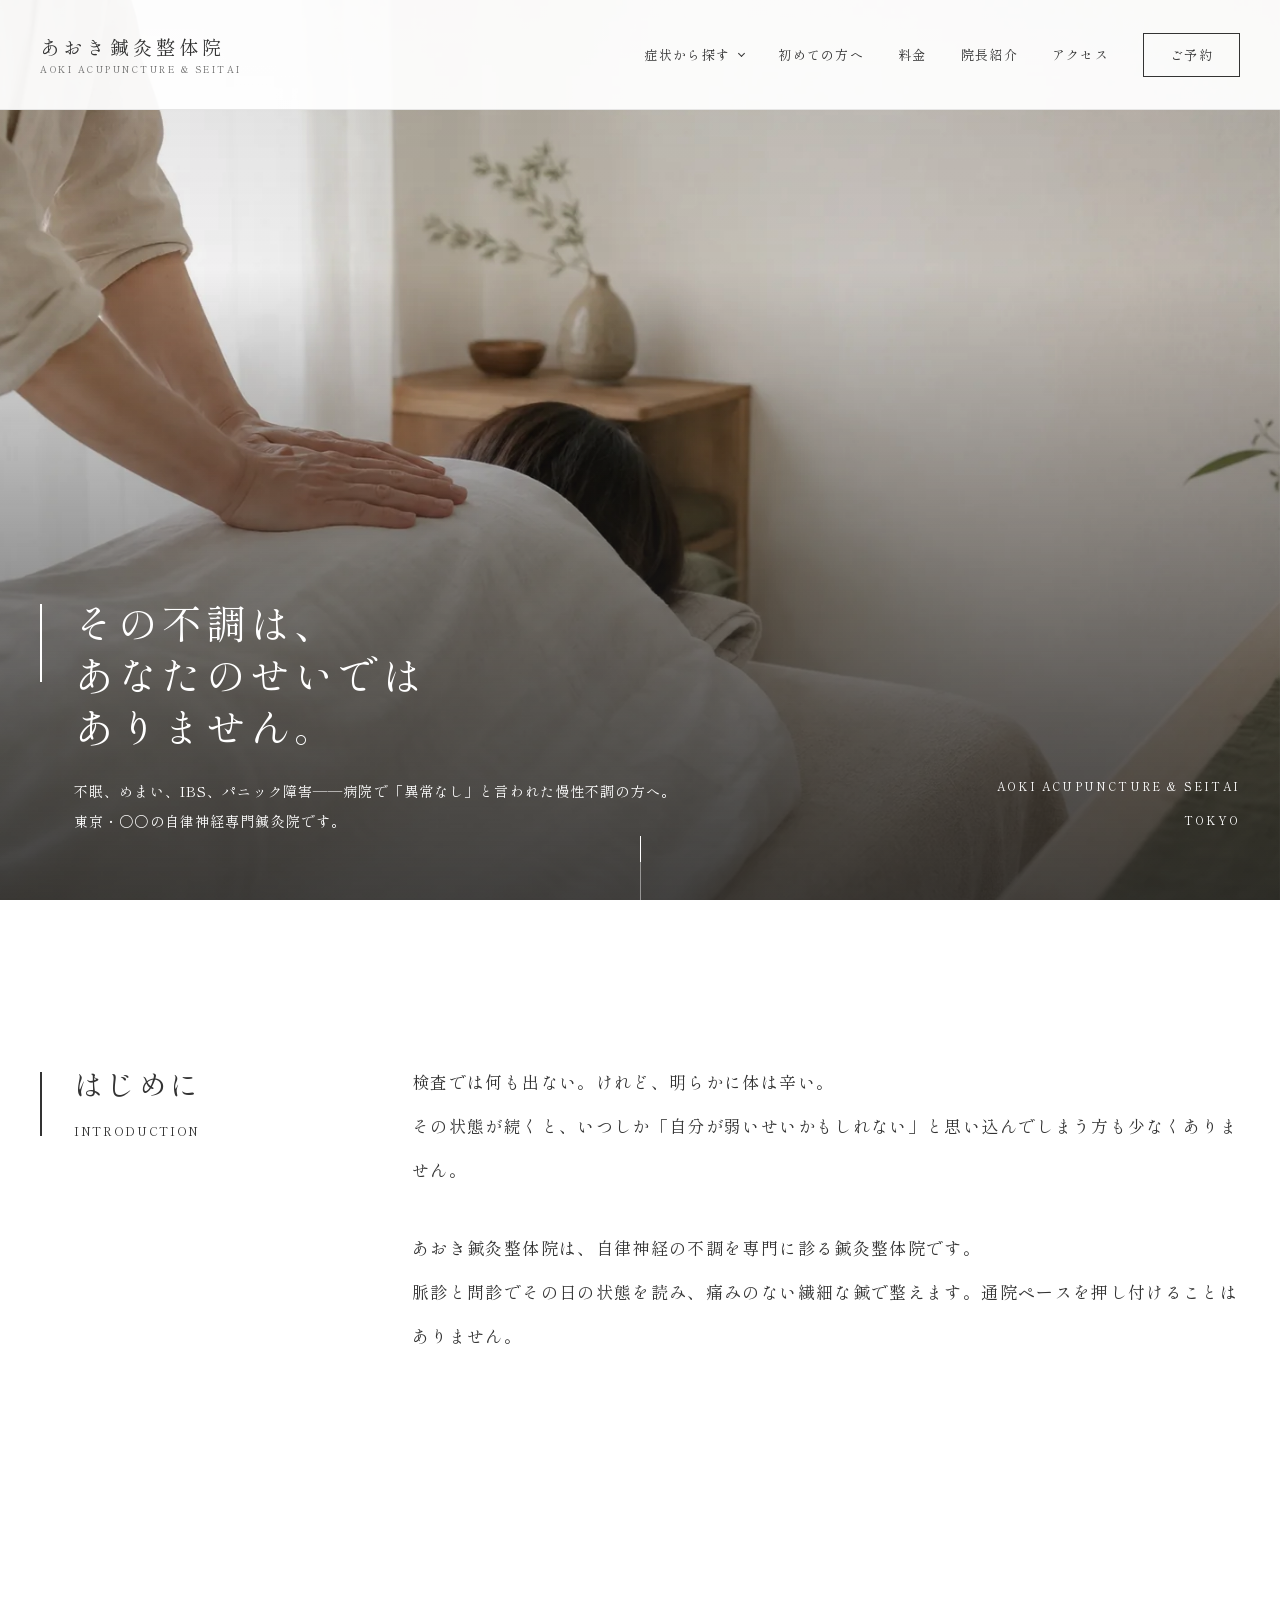
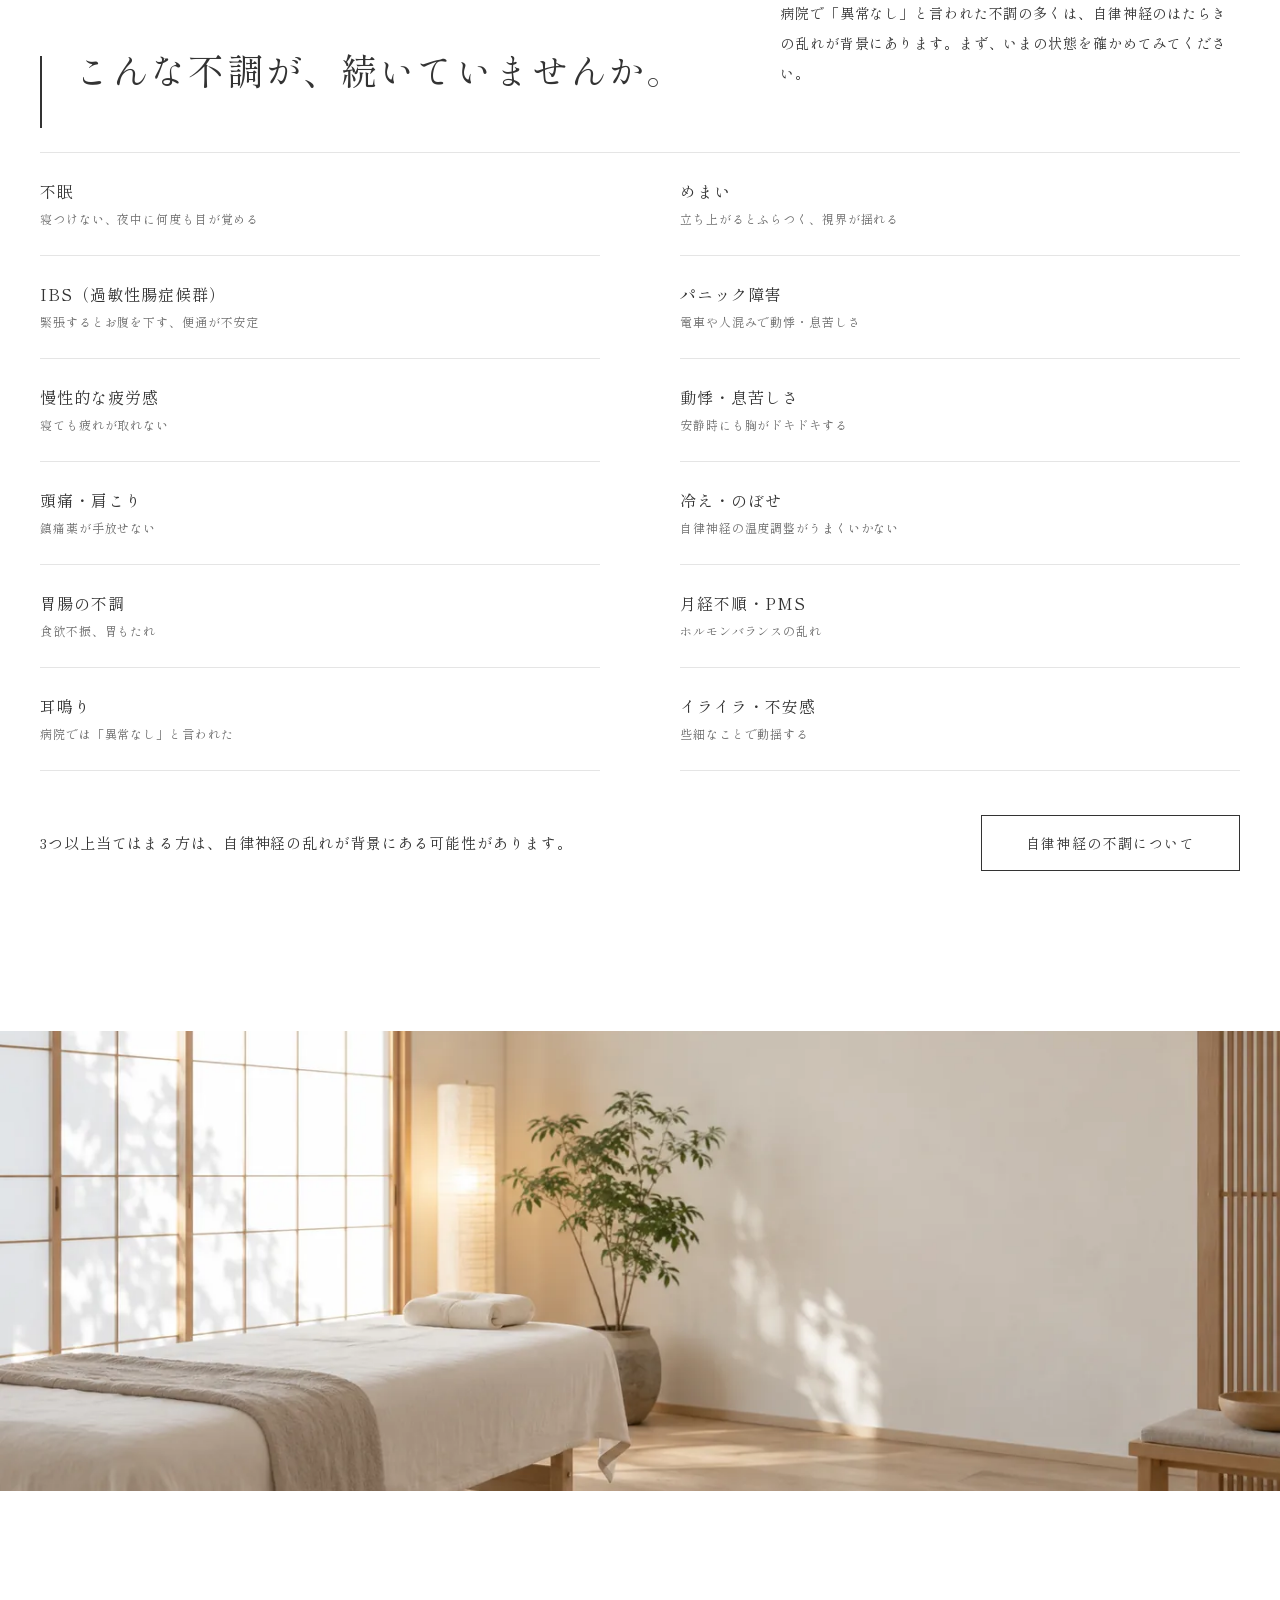
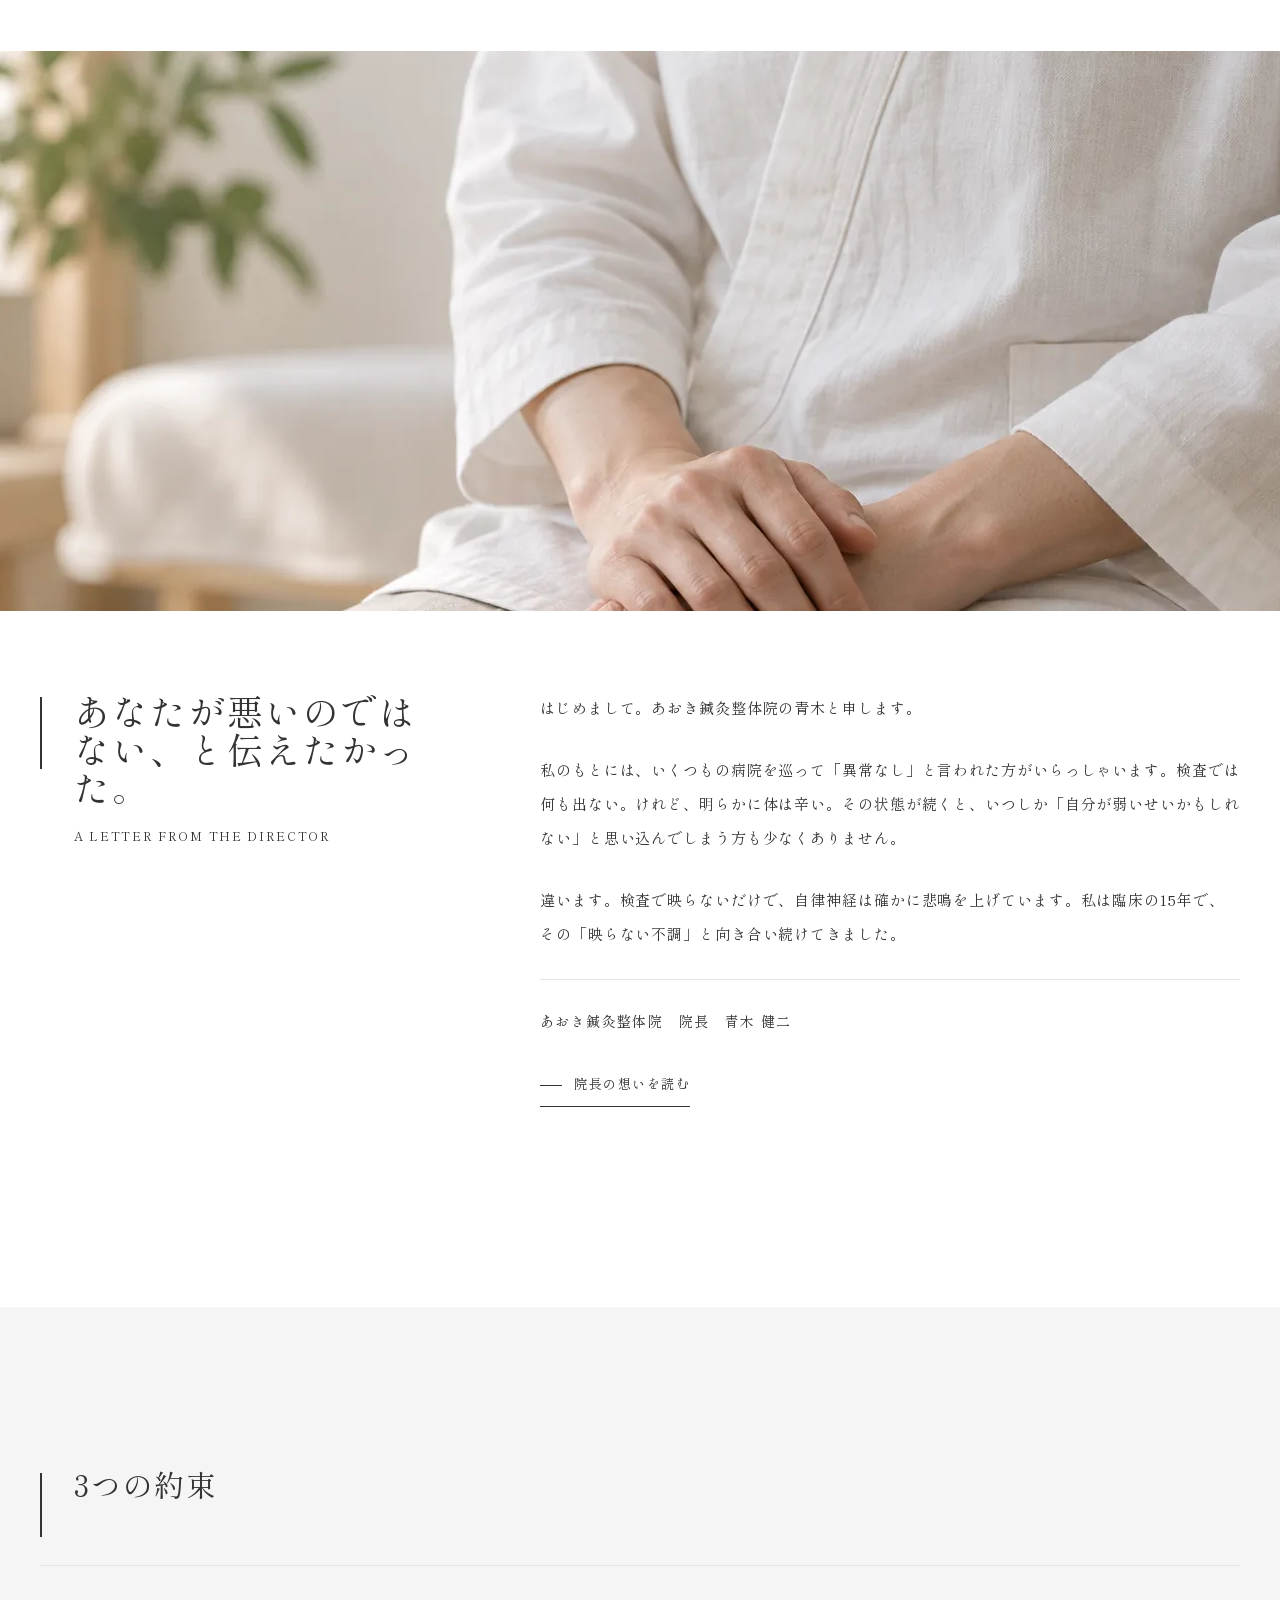
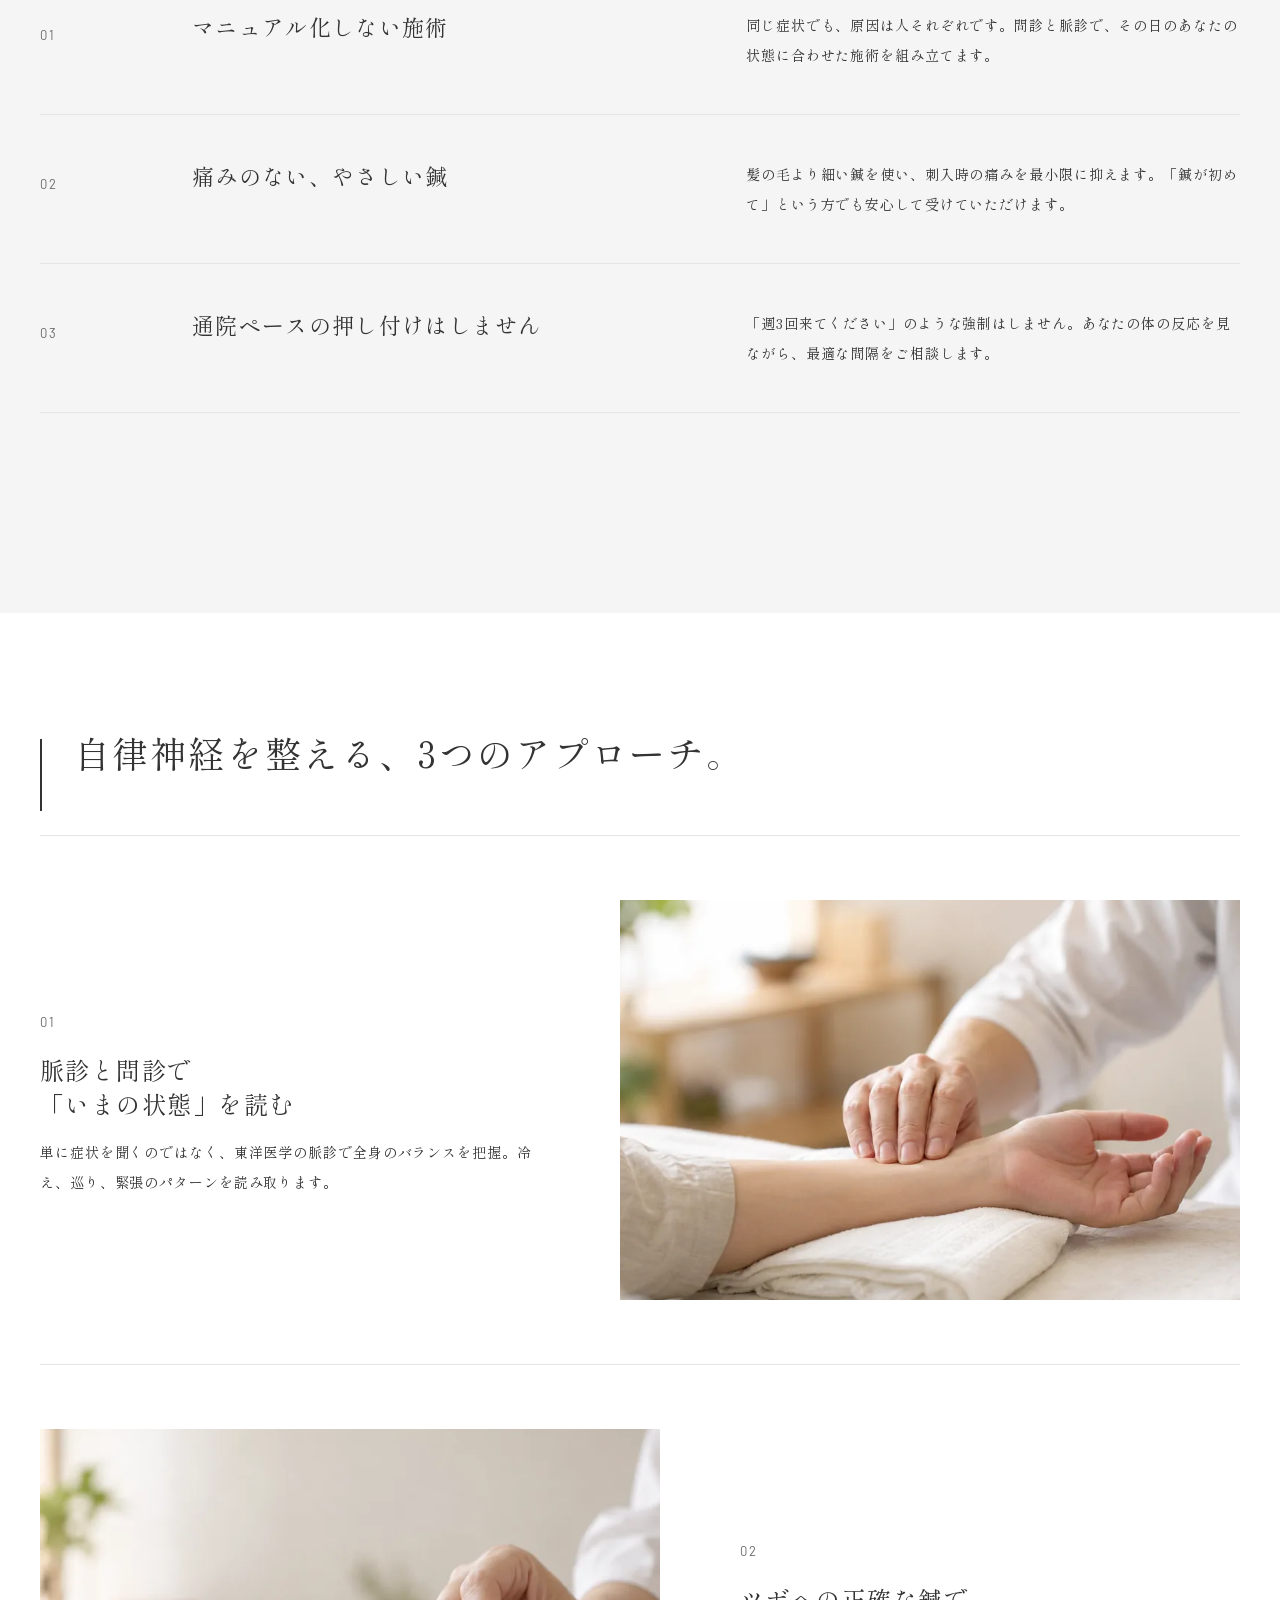
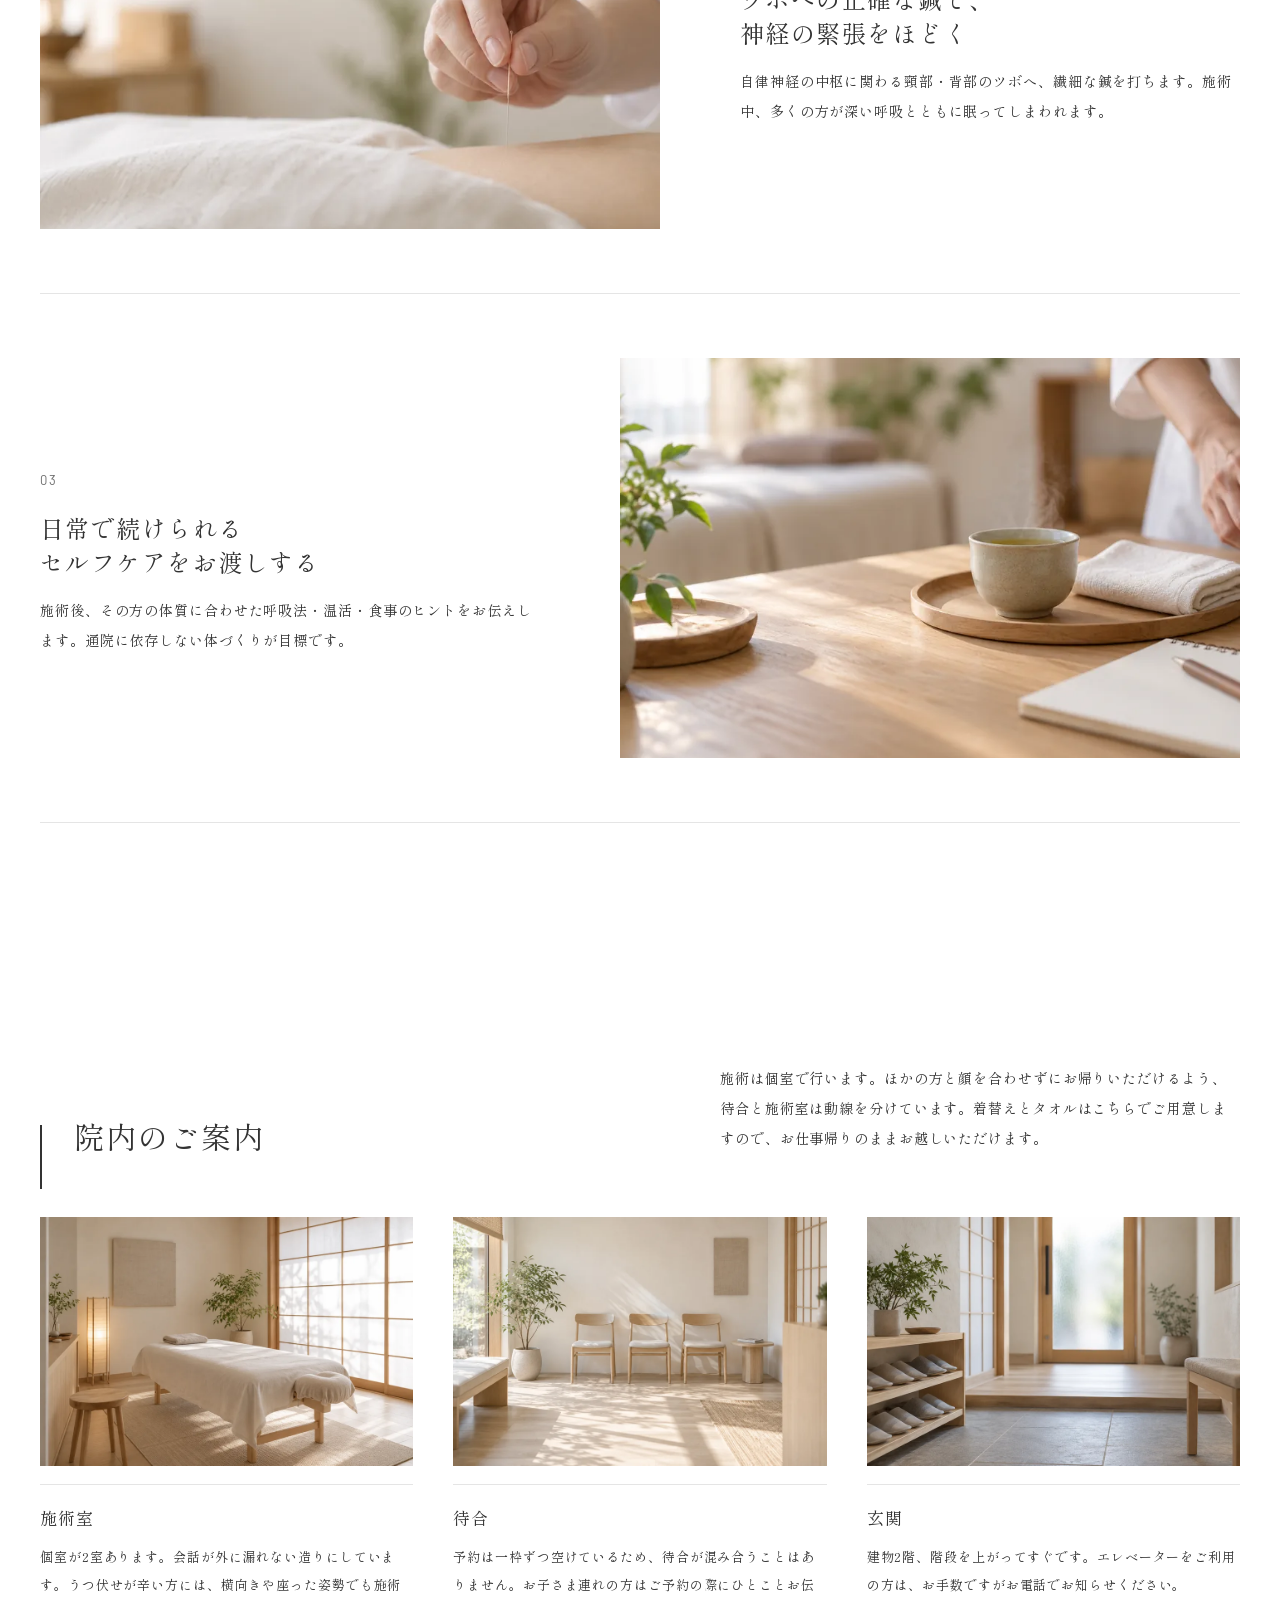
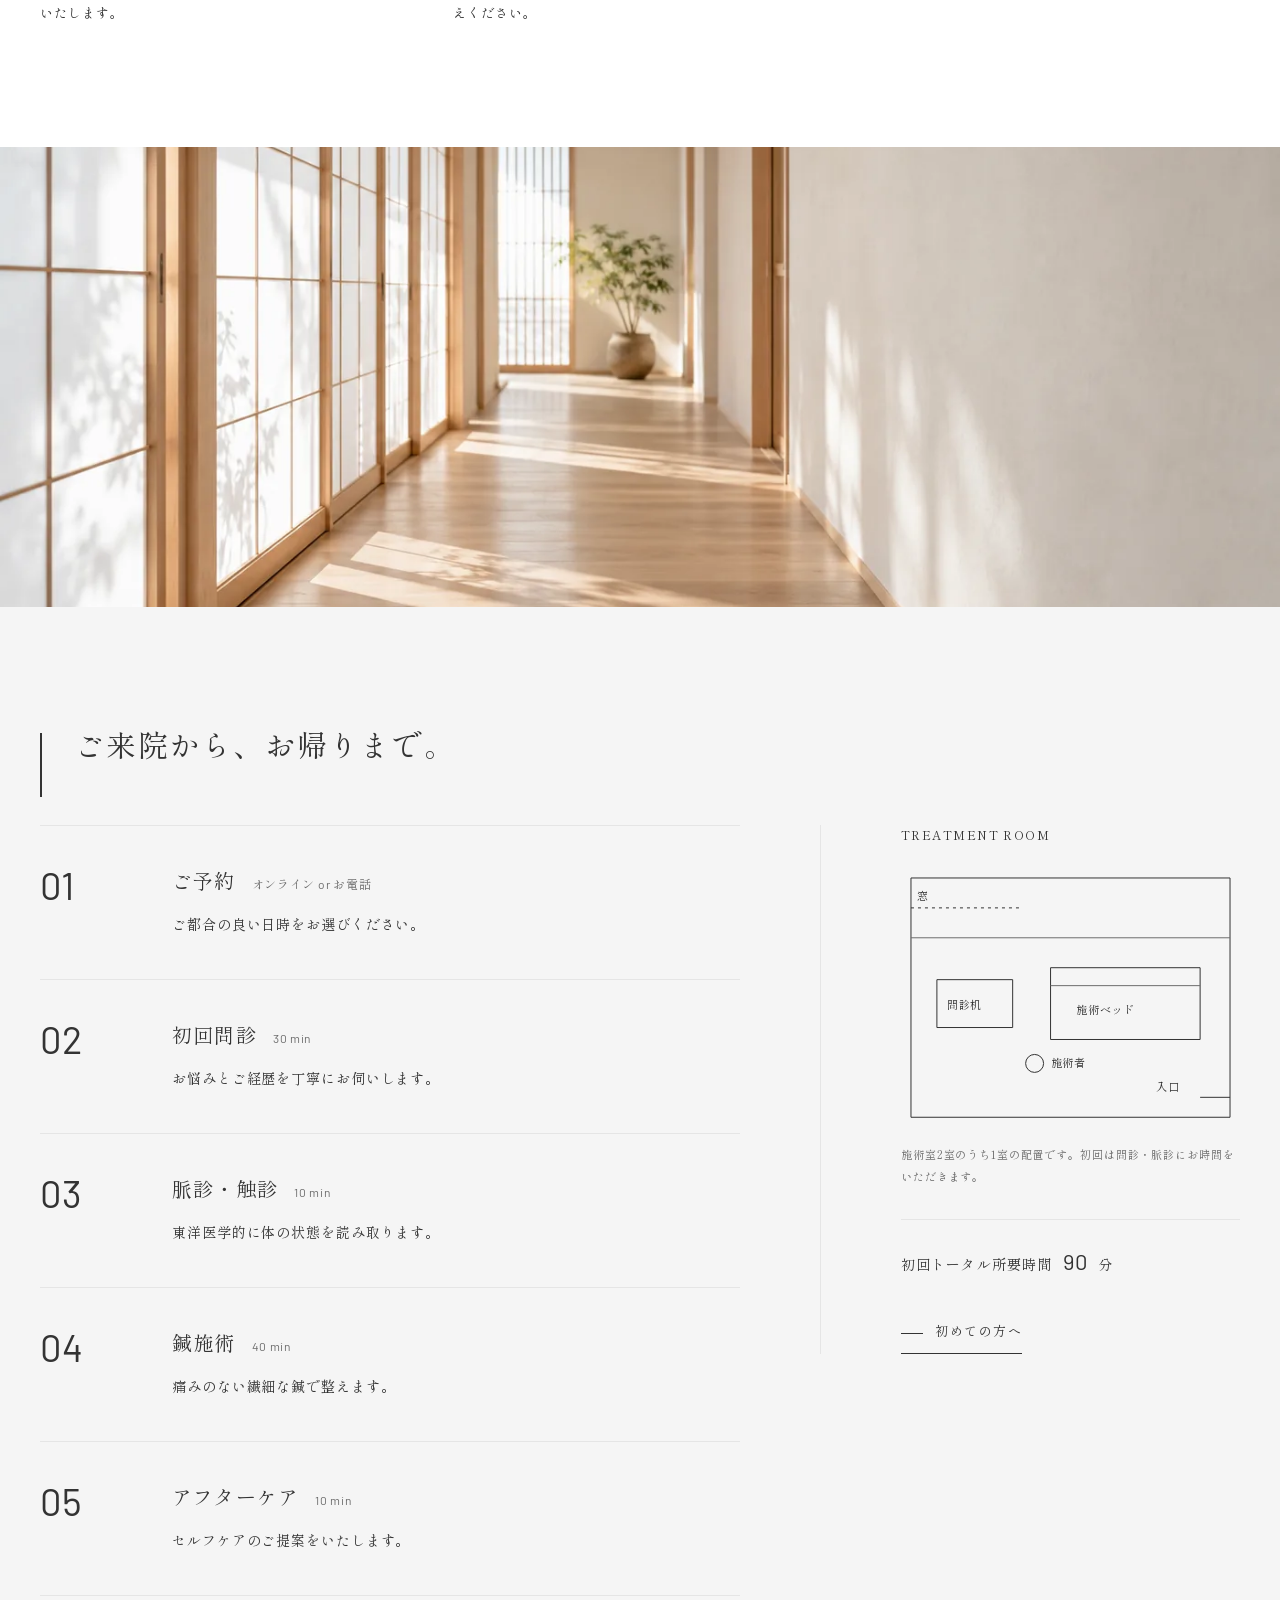
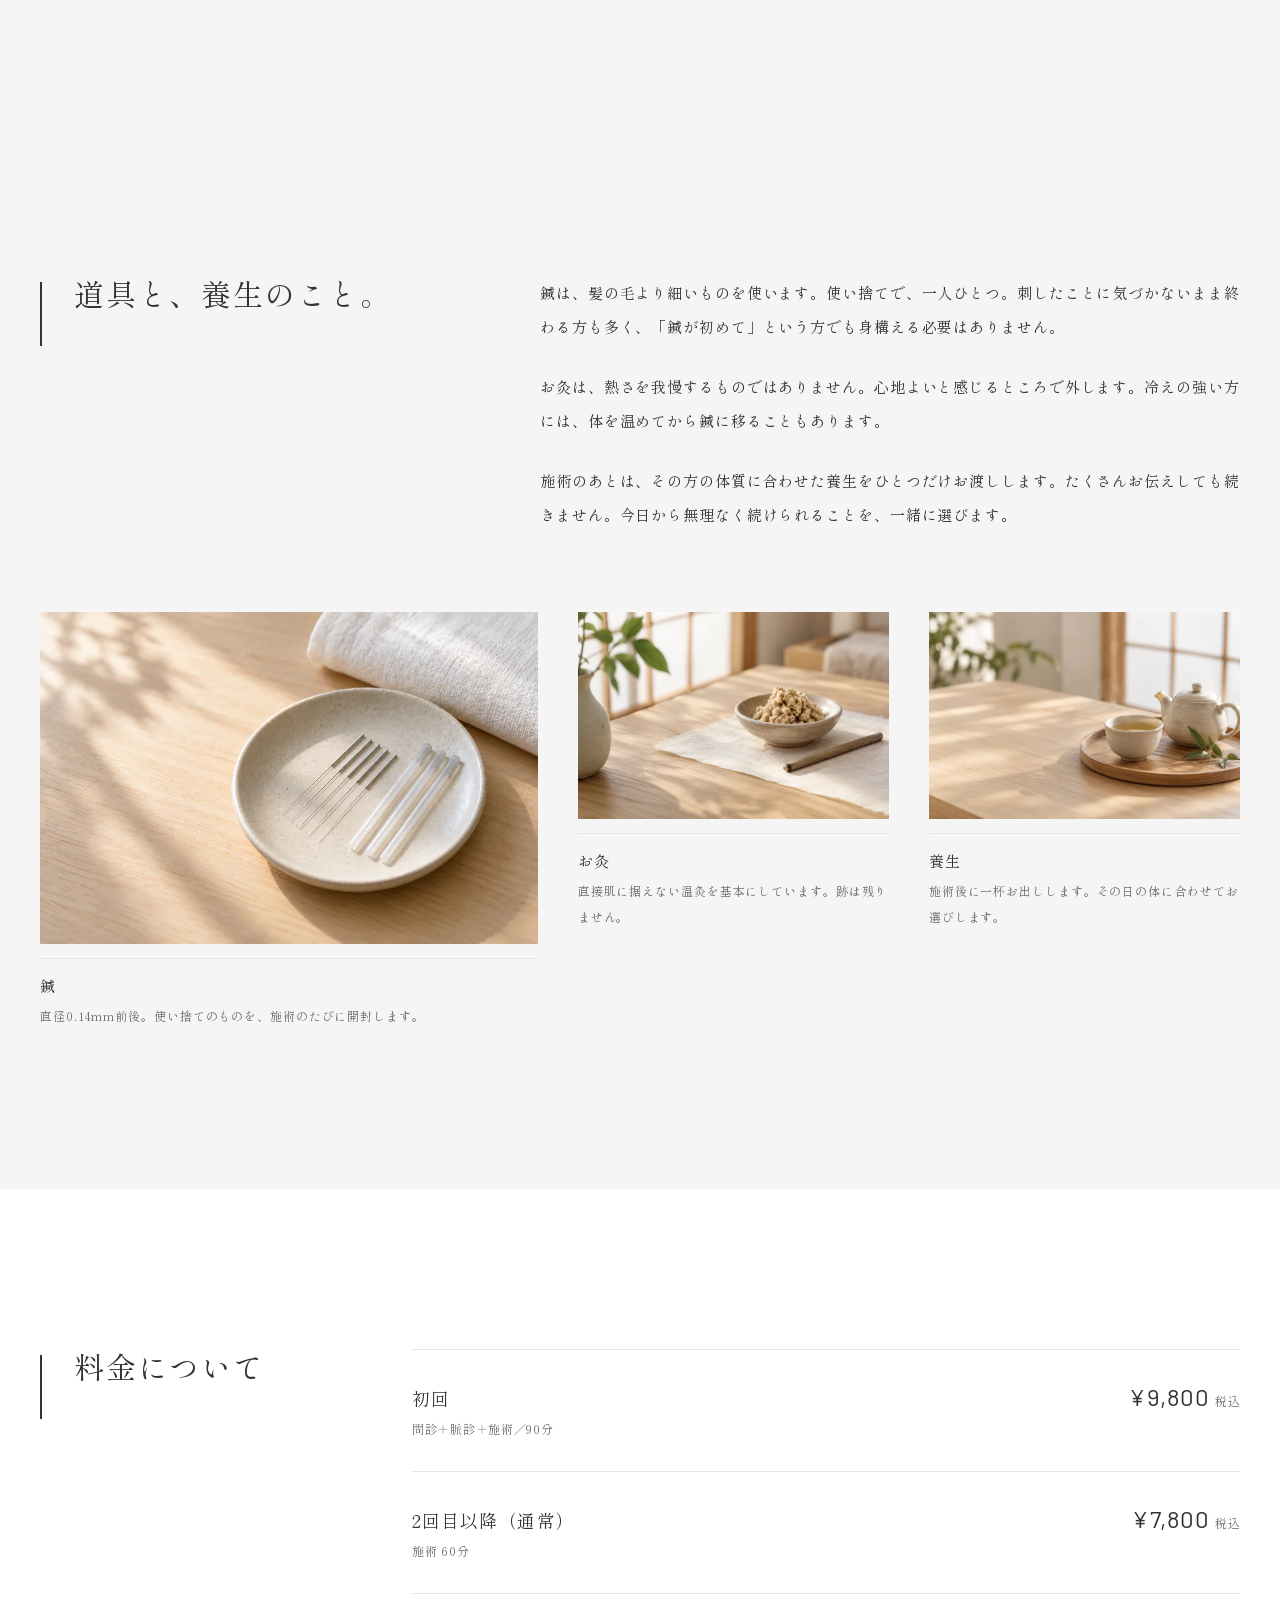
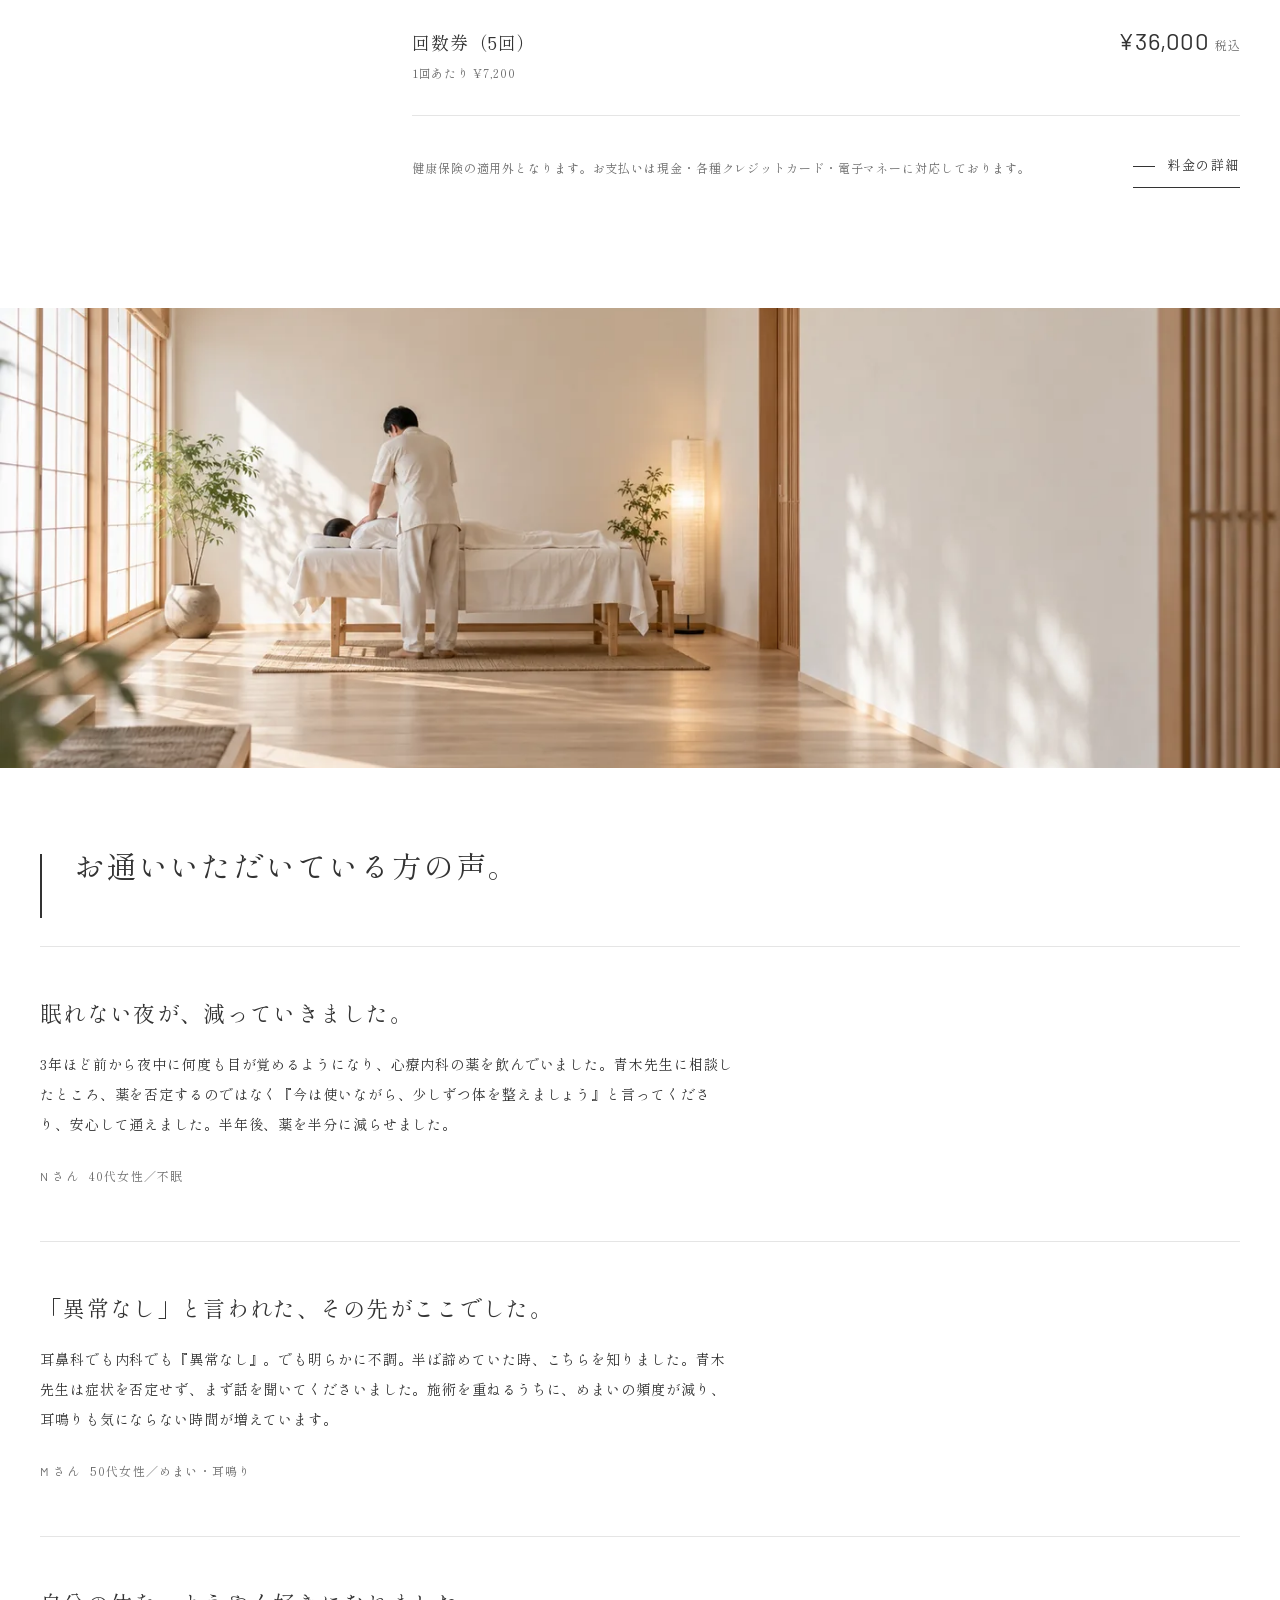
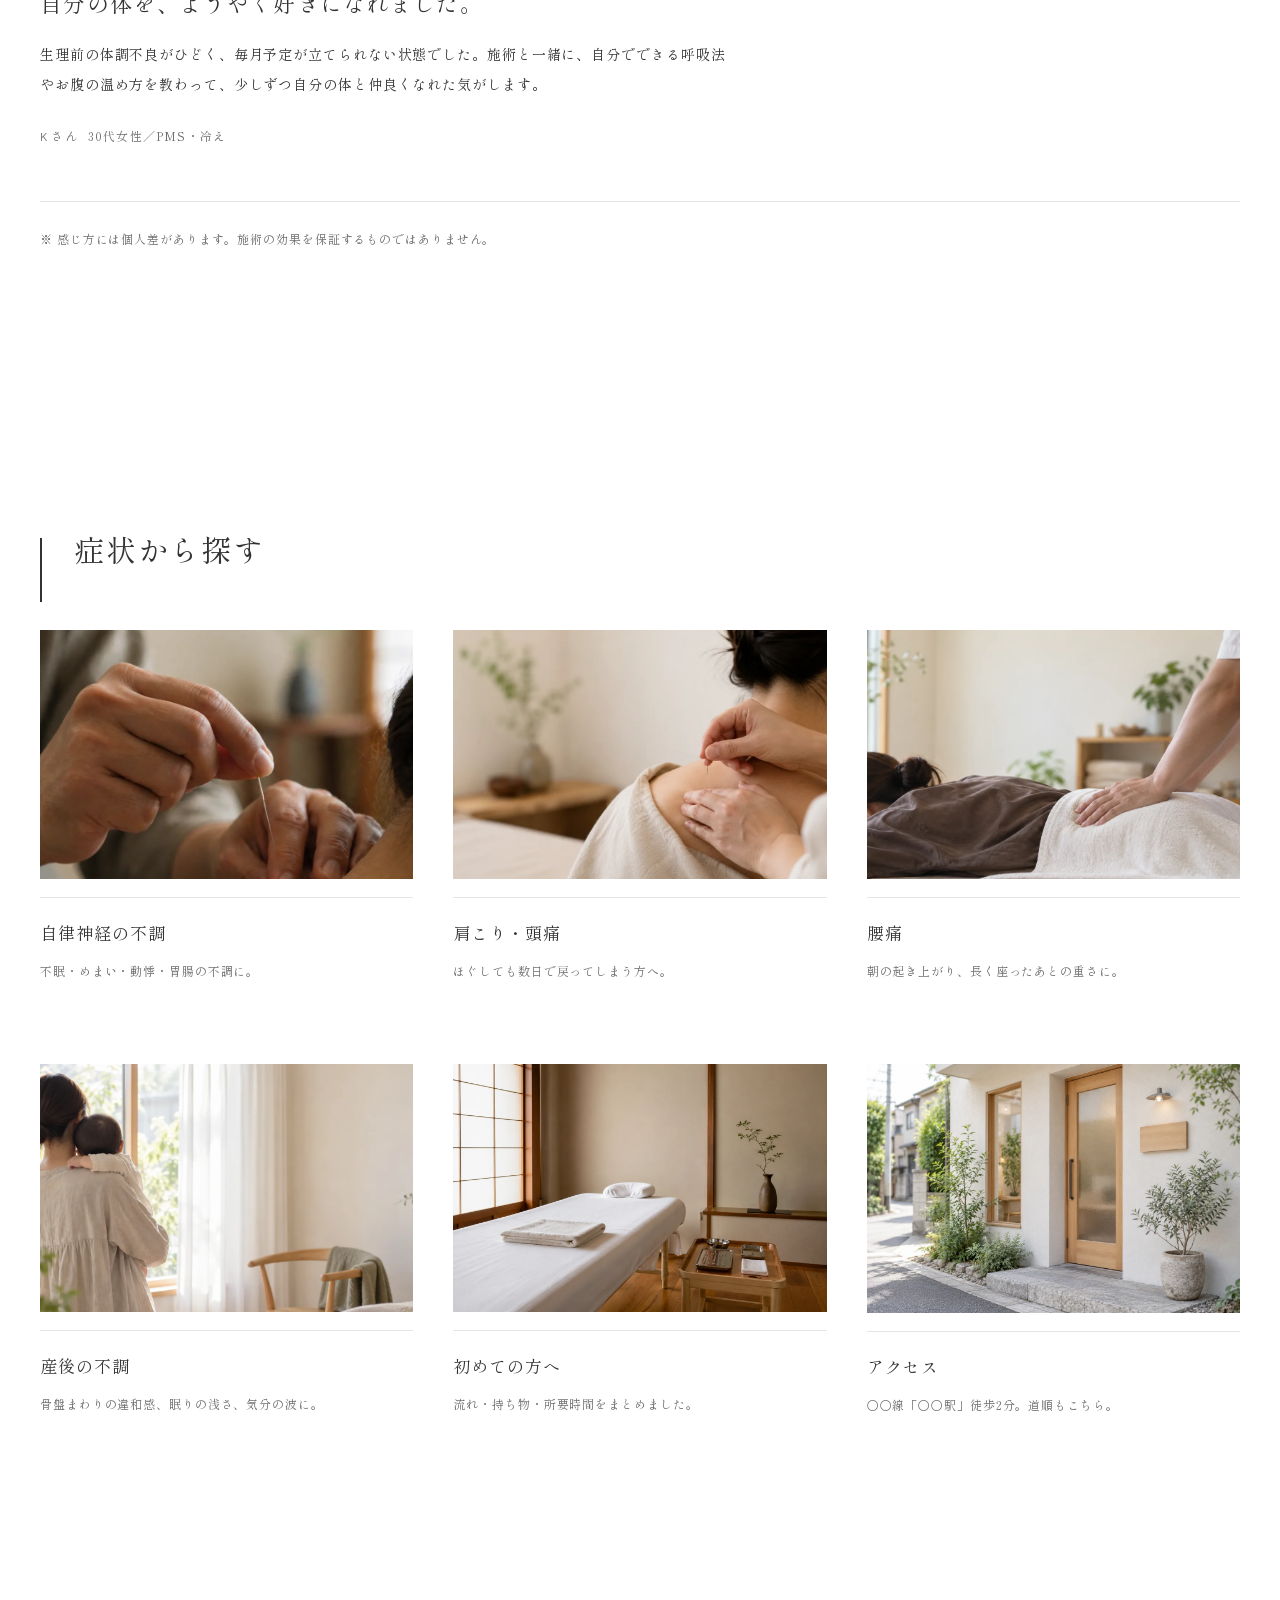
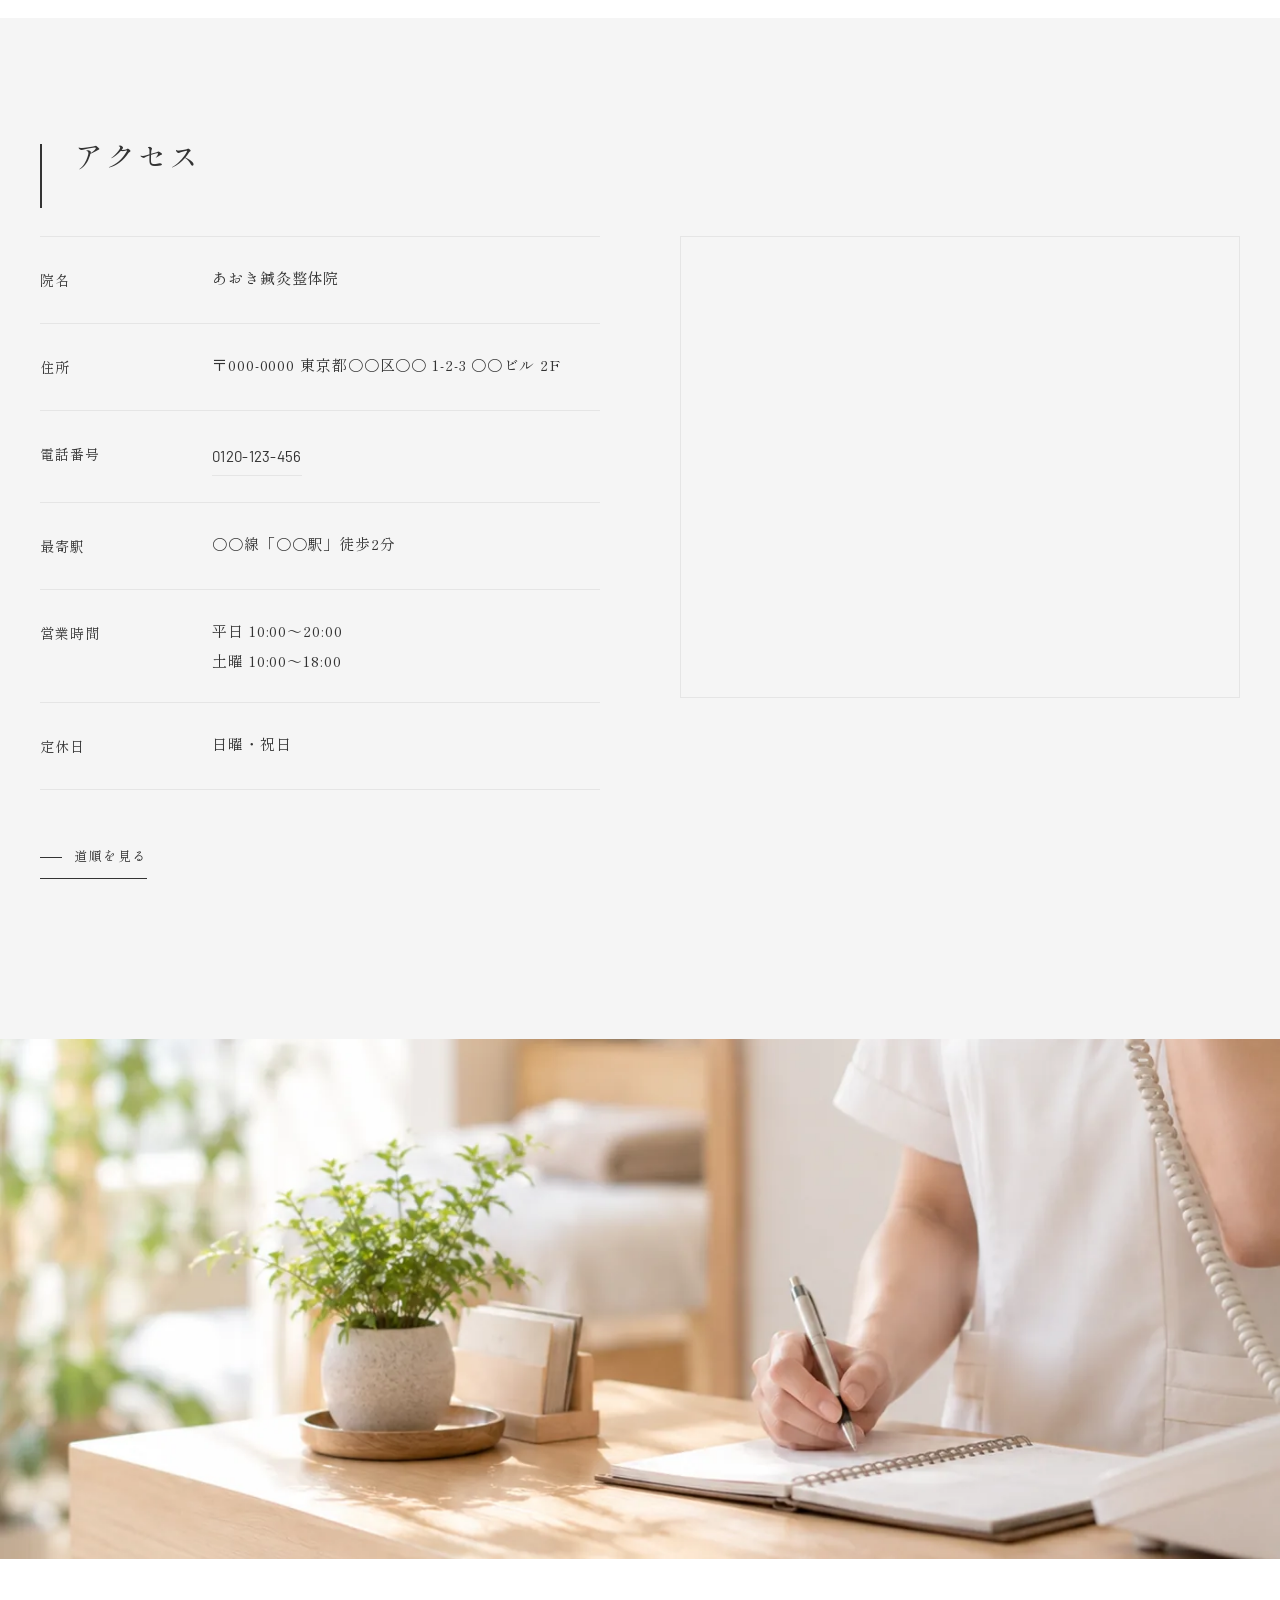
<file: index.html>
<!DOCTYPE html>
<html lang="ja">
<head>
<meta charset="UTF-8">
<meta name="viewport" content="width=device-width, initial-scale=1, viewport-fit=cover">
<title>あおき鍼灸整体院｜東京・○○の自律神経専門鍼灸整体院</title>
<meta name="description" content="不眠、めまい、IBS、パニック障害——病院で「異常なし」と言われた慢性不調の方へ。東京・○○の自律神経専門鍼灸院「あおき鍼灸整体院」。脈診と問診で、いまの状態を読み、痛みのないやさしい鍼で整えます。">
<meta name="theme-color" content="#2f2f33">
<link rel="canonical" href="https://sumiyakastudio.github.io/aoki-seitai/">
<meta property="og:site_name" content="あおき鍼灸整体院">
<meta property="og:type" content="website">
<meta property="og:title" content="あおき鍼灸整体院｜東京・○○の自律神経専門鍼灸整体院">
<meta property="og:description" content="病院で「異常なし」と言われた慢性不調の方へ。脈診と問診で、いまの状態を読み、痛みのないやさしい鍼で整えます。">
<meta property="og:url" content="https://sumiyakastudio.github.io/aoki-seitai/">
<meta property="og:image" content="https://sumiyakastudio.github.io/aoki-seitai/img/ogp.jpg">
<meta name="twitter:card" content="summary_large_image">
<link rel="icon" href="./img/favicon.svg" type="image/svg+xml">
<link rel="apple-touch-icon" href="./img/apple-touch-icon.png">
<link rel="preconnect" href="https://fonts.googleapis.com">
<link rel="preconnect" href="https://fonts.gstatic.com" crossorigin>
<link href="https://fonts.googleapis.com/css2?family=Shippori+Mincho:wght@400;500&family=Noto+Serif+JP:wght@400&family=Barlow:wght@400;500&display=swap" rel="stylesheet">
<link rel="stylesheet" href="./css/base.css">
<link rel="stylesheet" href="./css/page-top.css">
<!-- 計測タグ（GA4/GTM）は受注後に有効化。ここに挿入する。 -->
<script type="application/ld+json">
{"@context":"https://schema.org","@type":"LocalBusiness","name":"あおき鍼灸整体院","alternateName":"AOKI ACUPUNCTURE & SEITAI","url":"https://sumiyakastudio.github.io/aoki-seitai/","telephone":"0120-123-456","address":{"@type":"PostalAddress","postalCode":"000-0000","addressRegion":"東京都","addressLocality":"○○区","streetAddress":"○○ 1-2-3 ○○ビル 2F","addressCountry":"JP"},"openingHoursSpecification":[{"@type":"OpeningHoursSpecification","dayOfWeek":["Monday","Tuesday","Wednesday","Thursday","Friday"],"opens":"10:00","closes":"20:00"},{"@type":"OpeningHoursSpecification","dayOfWeek":"Saturday","opens":"10:00","closes":"18:00"}],"image":"https://sumiyakastudio.github.io/aoki-seitai/img/ogp.jpg","priceRange":"¥7,800〜¥9,800"}
</script>
</head>
<body>

<a class="u-skip" href="#main">本文へ移動</a>

<header class="l-header" id="header">
  <div class="l-header__inner">
    <a class="l-logo" href="./" aria-label="あおき鍼灸整体院 トップページ">
      <span class="l-logo__ja">あおき鍼灸整体院</span>
      <span class="l-logo__en">AOKI ACUPUNCTURE &amp; SEITAI</span>
    </a>
    <nav class="l-nav" aria-label="グローバルナビゲーション">
      <ul class="l-nav__list">
        <li class="l-nav__item has-sub">
          <button type="button" aria-expanded="false" aria-controls="nav-sub-symptoms">症状から探す</button>
          <ul class="l-nav__sub" id="nav-sub-symptoms">
            <li><a href="./symptoms/autonomic/">自律神経の不調</a></li>
            <li><a href="./symptoms/neck-shoulder/">肩こり・頭痛</a></li>
            <li><a href="./symptoms/lower-back/">腰痛</a></li>
            <li><a href="./symptoms/postpartum/">産後の不調</a></li>
          </ul>
        </li>
        <li class="l-nav__item"><a href="./first-visit/">初めての方へ</a></li>
        <li class="l-nav__item"><a href="./price/">料金</a></li>
        <li class="l-nav__item"><a href="./director/">院長紹介</a></li>
        <li class="l-nav__item"><a href="./access/">アクセス</a></li>
      </ul>
    </nav>
    <a class="l-header__cta" href="./contact/">ご予約</a>
    <button class="l-menu-btn" type="button" aria-expanded="false" aria-controls="menu" aria-label="メニューを開閉"><span></span><span></span></button>
  </div>
</header>

<div class="l-menu" id="menu" aria-hidden="true">
  <ul class="l-menu__list">
    <li><span>症状から探す</span>
      <ul class="l-menu__sub">
        <li><a href="./symptoms/autonomic/">自律神経の不調</a></li>
        <li><a href="./symptoms/neck-shoulder/">肩こり・頭痛</a></li>
        <li><a href="./symptoms/lower-back/">腰痛</a></li>
        <li><a href="./symptoms/postpartum/">産後の不調</a></li>
      </ul>
    </li>
    <li><a href="./first-visit/">初めての方へ</a></li>
    <li><a href="./price/">料金</a></li>
    <li><a href="./director/">院長紹介</a></li>
    <li><a href="./access/">アクセス</a></li>
    <li><a href="./contact/">ご予約・お問い合わせ</a></li>
  </ul>
  <div class="l-menu__foot">
    <a class="c-num" href="tel:0120123456" style="font-size:30px;letter-spacing:.02em;">0120-123-456</a>
    <p class="c-note">平日 10:00〜20:00／土曜 10:00〜18:00（日曜・祝日休）</p>
  </div>
</div>

<main id="main">

  <!-- ===== ヒーロー ===== -->
  <section class="p-hero" aria-label="メインビジュアル">
    <div class="p-hero__visual">
      <img src="./img/hero-top.webp" alt="施術室で患者の背中に静かに手を当てる施術者" width="1600" height="1000" fetchpriority="high" decoding="async">
      <span class="p-hero__scrim" aria-hidden="true"></span>
    </div>
    <div class="p-hero__copy">
      <h1 class="p-hero__title">その不調は、<br>あなたのせいでは<br>ありません。</h1>
      <p class="p-hero__sub">不眠、めまい、IBS、パニック障害——病院で「異常なし」と言われた慢性不調の方へ。<br class="br-pc">東京・○○の自律神経専門鍼灸院です。</p>
    </div>
    <div class="p-hero__side"><span class="c-en">Aoki Acupuncture &amp; Seitai<br>Tokyo</span></div>
    <span class="p-hero__scroll" aria-hidden="true"></span>
  </section>

  <!-- ===== 導入 ===== -->
  <section class="l-section p-intro" aria-labelledby="intro-t">
    <div class="l-container">
      <div class="p-intro__grid">
        <div class="p-intro__label" data-reveal>
          <h2 class="c-title" id="intro-t"><span class="c-title__ja">はじめに</span><span class="c-title__en">Introduction</span></h2>
        </div>
        <div class="p-intro__body" data-reveal>
          <p>検査では何も出ない。けれど、明らかに体は辛い。<br class="br-pc">その状態が続くと、いつしか「自分が弱いせいかもしれない」と思い込んでしまう方も少なくありません。</p>
          <p>あおき鍼灸整体院は、自律神経の不調を専門に診る鍼灸整体院です。<br class="br-pc">脈診と問診でその日の状態を読み、痛みのない繊細な鍼で整えます。通院ペースを押し付けることはありません。</p>
        </div>
      </div>
    </div>
  </section>

  <!-- ===== 症状 ===== -->
  <section class="l-section p-symptoms" id="symptoms" aria-labelledby="sym-t">
    <div class="l-container">
      <div class="p-symptoms__head">
        <h2 class="c-title c-title--lg" id="sym-t" data-reveal><span class="c-title__ja">こんな不調が、<br class="br-sp">続いていませんか。</span></h2>
        <p class="c-lead" data-reveal>病院で「異常なし」と言われた不調の多くは、自律神経のはたらきの乱れが背景にあります。まず、いまの状態を確かめてみてください。</p>
      </div>
      <ul class="c-check" data-reveal>
        <li class="c-check__item"><p class="c-check__name">不眠</p><p class="c-check__note">寝つけない、夜中に何度も目が覚める</p></li>
        <li class="c-check__item"><p class="c-check__name">めまい</p><p class="c-check__note">立ち上がるとふらつく、視界が揺れる</p></li>
        <li class="c-check__item"><p class="c-check__name">IBS（過敏性腸症候群）</p><p class="c-check__note">緊張するとお腹を下す、便通が不安定</p></li>
        <li class="c-check__item"><p class="c-check__name">パニック障害</p><p class="c-check__note">電車や人混みで動悸・息苦しさ</p></li>
        <li class="c-check__item"><p class="c-check__name">慢性的な疲労感</p><p class="c-check__note">寝ても疲れが取れない</p></li>
        <li class="c-check__item"><p class="c-check__name">動悸・息苦しさ</p><p class="c-check__note">安静時にも胸がドキドキする</p></li>
        <li class="c-check__item"><p class="c-check__name">頭痛・肩こり</p><p class="c-check__note">鎮痛薬が手放せない</p></li>
        <li class="c-check__item"><p class="c-check__name">冷え・のぼせ</p><p class="c-check__note">自律神経の温度調整がうまくいかない</p></li>
        <li class="c-check__item"><p class="c-check__name">胃腸の不調</p><p class="c-check__note">食欲不振、胃もたれ</p></li>
        <li class="c-check__item"><p class="c-check__name">月経不順・PMS</p><p class="c-check__note">ホルモンバランスの乱れ</p></li>
        <li class="c-check__item"><p class="c-check__name">耳鳴り</p><p class="c-check__note">病院では「異常なし」と言われた</p></li>
        <li class="c-check__item"><p class="c-check__name">イライラ・不安感</p><p class="c-check__note">些細なことで動揺する</p></li>
      </ul>
      <div class="p-symptoms__foot" data-reveal>
        <p>3つ以上当てはまる方は、自律神経の乱れが背景にある可能性があります。</p>
        <a class="c-btn" href="./symptoms/autonomic/">自律神経の不調について</a>
      </div>
    </div>
  </section>


  <!-- ===== 全幅バンド ===== -->
  <div class="p-band" data-reveal aria-hidden="true">
    <img src="./img/band-01.webp" alt="" width="1400" height="560" loading="lazy" decoding="async">
  </div>

  <!-- ===== 院長からの手紙 ===== -->
  <section class="l-section p-letter" aria-labelledby="letter-t">
    <div class="l-container--full p-letter__visual" data-reveal>
      <img src="./img/letter-band.webp" alt="白い上衣の膝の上で静かに重ねられた施術者の手" width="1400" height="560" loading="lazy" decoding="async">
    </div>
    <div class="l-container">
      <div class="p-letter__grid">
        <h2 class="c-title c-title--lg" id="letter-t" data-reveal><span class="c-title__ja">あなたが悪いのでは<br>ない、と伝えたかった。</span><span class="c-title__en">A Letter from the Director</span></h2>
        <div class="p-letter__body" data-reveal>
          <p>はじめまして。あおき鍼灸整体院の青木と申します。</p>
          <p>私のもとには、いくつもの病院を巡って「異常なし」と言われた方がいらっしゃいます。検査では何も出ない。けれど、明らかに体は辛い。その状態が続くと、いつしか「自分が弱いせいかもしれない」と思い込んでしまう方も少なくありません。</p>
          <p>違います。検査で映らないだけで、自律神経は確かに悲鳴を上げています。私は臨床の15年で、その「映らない不調」と向き合い続けてきました。</p>
          <p class="p-letter__sign">あおき鍼灸整体院　院長　青木 健二</p>
          <p class="u-mt-4"><a class="c-link c-link--arrow" href="./director/">院長の想いを読む</a></p>
        </div>
      </div>
    </div>
  </section>

  <!-- ===== 3つの約束 ===== -->
  <section class="l-band p-promise" aria-labelledby="pro-t">
    <div class="l-container">
      <h2 class="c-title" id="pro-t" data-reveal><span class="c-title__ja">3つの約束</span></h2>
      <ol class="p-promise__list">
        <li class="p-promise__item" data-reveal>
          <span class="p-promise__no">01</span>
          <h3 class="p-promise__title">マニュアル化しない施術</h3>
          <p class="p-promise__text">同じ症状でも、原因は人それぞれです。問診と脈診で、その日のあなたの状態に合わせた施術を組み立てます。</p>
        </li>
        <li class="p-promise__item" data-reveal>
          <span class="p-promise__no">02</span>
          <h3 class="p-promise__title">痛みのない、やさしい鍼</h3>
          <p class="p-promise__text">髪の毛より細い鍼を使い、刺入時の痛みを最小限に抑えます。「鍼が初めて」という方でも安心して受けていただけます。</p>
        </li>
        <li class="p-promise__item" data-reveal>
          <span class="p-promise__no">03</span>
          <h3 class="p-promise__title">通院ペースの押し付けはしません</h3>
          <p class="p-promise__text">「週3回来てください」のような強制はしません。あなたの体の反応を見ながら、最適な間隔をご相談します。</p>
        </li>
      </ol>
    </div>
  </section>

  <!-- ===== 治療メソッド ===== -->
  <section class="l-section p-method" id="method" aria-labelledby="met-t">
    <div class="l-container">
      <h2 class="c-title c-title--lg" id="met-t" data-reveal><span class="c-title__ja">自律神経を整える、<br class="br-sp">3つのアプローチ。</span></h2>
      <div class="p-method__list">
        <div class="p-method__item" data-reveal>
          <div>
            <span class="p-method__no">01</span>
            <h3 class="p-method__title">脈診と問診で<br class="br-pc">「いまの状態」を読む</h3>
            <p class="p-method__text">単に症状を聞くのではなく、東洋医学の脈診で全身のバランスを把握。冷え、巡り、緊張のパターンを読み取ります。</p>
          </div>
          <div class="p-method__visual"><img src="./img/flow-02.webp" alt="手首に指を当てて脈を診る施術者の手元" width="840" height="632" loading="lazy" decoding="async"></div>
        </div>
        <div class="p-method__item p-method__item--rev" data-reveal>
          <div>
            <span class="p-method__no">02</span>
            <h3 class="p-method__title">ツボへの正確な鍼で、<br class="br-pc">神経の緊張をほどく</h3>
            <p class="p-method__text">自律神経の中枢に関わる頸部・背部のツボへ、繊細な鍼を打ちます。施術中、多くの方が深い呼吸とともに眠ってしまわれます。</p>
          </div>
          <div class="p-method__visual"><img src="./img/flow-03.webp" alt="髪の毛ほどの細さの鍼を指先に持つ施術者" width="840" height="632" loading="lazy" decoding="async"></div>
        </div>
        <div class="p-method__item" data-reveal>
          <div>
            <span class="p-method__no">03</span>
            <h3 class="p-method__title">日常で続けられる<br class="br-pc">セルフケアをお渡しする</h3>
            <p class="p-method__text">施術後、その方の体質に合わせた呼吸法・温活・食事のヒントをお伝えします。通院に依存しない体づくりが目標です。</p>
          </div>
          <div class="p-method__visual"><img src="./img/flow-04.webp" alt="施術後にお出しする温かいお茶と養生のメモ" width="840" height="632" loading="lazy" decoding="async"></div>
        </div>
      </div>
    </div>
  </section>


  <!-- ===== 院内のご案内 ===== -->
  <section class="l-section p-rooms" id="rooms" aria-labelledby="rooms-t">
    <div class="l-container">
      <div class="p-rooms__head">
        <h2 class="c-title" id="rooms-t" data-reveal><span class="c-title__ja">院内のご案内</span></h2>
        <p class="c-lead" data-reveal>施術は個室で行います。ほかの方と顔を合わせずにお帰りいただけるよう、待合と施術室は動線を分けています。着替えとタオルはこちらでご用意しますので、お仕事帰りのままお越しいただけます。</p>
      </div>
      <div class="p-rooms__list" data-stagger>
        <div class="p-rooms__item">
          <img src="./img/room-treat.webp" alt="障子越しの光が入る施術室。低いベッドと木のスツール" width="900" height="600" loading="lazy" decoding="async">
          <h3 class="p-rooms__name">施術室</h3>
          <p class="p-rooms__text">個室が2室あります。会話が外に漏れない造りにしています。うつ伏せが辛い方には、横向きや座った姿勢でも施術いたします。</p>
        </div>
        <div class="p-rooms__item">
          <img src="./img/room-wait.webp" alt="窓辺に椅子と観葉植物が並ぶ待合" width="900" height="600" loading="lazy" decoding="async">
          <h3 class="p-rooms__name">待合</h3>
          <p class="p-rooms__text">予約は一枠ずつ空けているため、待合が混み合うことはありません。お子さま連れの方はご予約の際にひとことお伝えください。</p>
        </div>
        <div class="p-rooms__item">
          <img src="./img/room-entrance.webp" alt="スリッパを並べた木の靴棚と玄関の土間" width="900" height="600" loading="lazy" decoding="async">
          <h3 class="p-rooms__name">玄関</h3>
          <p class="p-rooms__text">建物2階、階段を上がってすぐです。エレベーターをご利用の方は、お手数ですがお電話でお知らせください。</p>
        </div>
      </div>
    </div>
  </section>

  <div class="p-band" data-reveal aria-hidden="true">
    <img src="./img/band-02.webp" alt="" width="1400" height="560" loading="lazy" decoding="async">
  </div>

  <!-- ===== 施術の流れ ===== -->
  <section class="l-band p-flow" id="flow" aria-labelledby="flow-t">
    <div class="l-container">
      <h2 class="c-title" id="flow-t" data-reveal><span class="c-title__ja">ご来院から、お帰りまで。</span></h2>
      <div class="p-flow__grid">
        <ol class="c-steps" data-reveal>
          <li class="c-steps__item"><div><h3 class="c-steps__title">ご予約<span class="c-steps__time">オンライン or お電話</span></h3><p class="c-steps__text">ご都合の良い日時をお選びください。</p></div></li>
          <li class="c-steps__item"><div><h3 class="c-steps__title">初回問診<span class="c-steps__time">30 min</span></h3><p class="c-steps__text">お悩みとご経歴を丁寧にお伺いします。</p></div></li>
          <li class="c-steps__item"><div><h3 class="c-steps__title">脈診・触診<span class="c-steps__time">10 min</span></h3><p class="c-steps__text">東洋医学的に体の状態を読み取ります。</p></div></li>
          <li class="c-steps__item"><div><h3 class="c-steps__title">鍼施術<span class="c-steps__time">40 min</span></h3><p class="c-steps__text">痛みのない繊細な鍼で整えます。</p></div></li>
          <li class="c-steps__item"><div><h3 class="c-steps__title">アフターケア<span class="c-steps__time">10 min</span></h3><p class="c-steps__text">セルフケアのご提案をいたします。</p></div></li>
        </ol>
        <aside class="p-flow__aside" data-reveal>
          <p class="c-en">Treatment Room</p>
          <svg class="c-draw u-mt-3" viewBox="0 0 340 260" role="img" aria-label="施術室の配置図。ベッド、施術者の立ち位置、問診机、窓の位置を示した線画">
            <rect class="ln" x="10" y="10" width="320" height="240"></rect>
            <line class="ln-thin" x1="10" y1="70" x2="330" y2="70"></line>
            <rect class="ln" x="150" y="100" width="150" height="72"></rect>
            <line class="ln-thin" x1="150" y1="118" x2="300" y2="118"></line>
            <text x="176" y="146">施術ベッド</text>
            <rect class="ln" x="36" y="112" width="76" height="48"></rect>
            <text x="46" y="141">問診机</text>
            <circle class="ln" cx="134" cy="196" r="9"></circle>
            <text x="150" y="200">施術者</text>
            <line class="ln-dash" x1="10" y1="40" x2="120" y2="40"></line>
            <text x="16" y="32">窓</text>
            <line class="ln" x1="300" y1="230" x2="330" y2="230"></line>
            <text x="256" y="224">入口</text>
          </svg>
          <p class="c-cap u-mt-2">施術室2室のうち1室の配置です。初回は問診・脈診にお時間をいただきます。</p>
          <p class="p-flow__total">初回トータル所要時間 <strong class="c-num">90</strong> 分</p>
          <p class="u-mt-4"><a class="c-link c-link--arrow" href="./first-visit/">初めての方へ</a></p>
        </aside>
      </div>
    </div>
  </section>


  <!-- ===== 道具と養生 ===== -->
  <section class="l-band p-tools" id="tools" aria-labelledby="tools-t">
    <div class="l-container">
      <div class="p-tools__grid">
        <h2 class="c-title" id="tools-t" data-reveal><span class="c-title__ja">道具と、養生のこと。</span></h2>
        <div class="p-tools__body" data-reveal>
          <p>鍼は、髪の毛より細いものを使います。使い捨てで、一人ひとつ。刺したことに気づかないまま終わる方も多く、「鍼が初めて」という方でも身構える必要はありません。</p>
          <p>お灸は、熱さを我慢するものではありません。心地よいと感じるところで外します。冷えの強い方には、体を温めてから鍼に移ることもあります。</p>
          <p>施術のあとは、その方の体質に合わせた養生をひとつだけお渡しします。たくさんお伝えしても続きません。今日から無理なく続けられることを、一緒に選びます。</p>
        </div>
      </div>
      <div class="p-tools__list" data-stagger>
        <div class="p-tools__item">
          <img src="./img/detail-needles.webp" alt="陶器の皿に並べた細い鍼と鍼管" width="840" height="560" loading="lazy" decoding="async">
          <p class="p-tools__cap"><strong>鍼</strong>直径0.14mm前後。使い捨てのものを、施術のたびに開封します。</p>
        </div>
        <div class="p-tools__item">
          <img src="./img/detail-moxa.webp" alt="和紙の上に置いたもぐさと線香" width="840" height="560" loading="lazy" decoding="async">
          <p class="p-tools__cap"><strong>お灸</strong>直接肌に据えない温灸を基本にしています。跡は残りません。</p>
        </div>
        <div class="p-tools__item">
          <img src="./img/detail-tea.webp" alt="木のトレーに置いた湯呑みと急須" width="840" height="560" loading="lazy" decoding="async">
          <p class="p-tools__cap"><strong>養生</strong>施術後に一杯お出しします。その日の体に合わせてお選びします。</p>
        </div>
      </div>
    </div>
  </section>

  <!-- ===== 料金 ===== -->
  <section class="l-section p-price" id="price" aria-labelledby="price-t">
    <div class="l-container">
      <div class="p-price__grid">
        <h2 class="c-title" id="price-t" data-reveal><span class="c-title__ja">料金について</span></h2>
        <div data-reveal>
          <div class="c-price">
            <div class="c-price__row"><p class="c-price__name">初回<small>問診＋脈診＋施術／90分</small></p><p class="c-price__val">¥9,800<small>税込</small></p></div>
            <div class="c-price__row"><p class="c-price__name">2回目以降（通常）<small>施術 60分</small></p><p class="c-price__val">¥7,800<small>税込</small></p></div>
            <div class="c-price__row"><p class="c-price__name">回数券（5回）<small>1回あたり ¥7,200</small></p><p class="c-price__val">¥36,000<small>税込</small></p></div>
          </div>
          <div class="p-price__foot">
            <p class="c-note">健康保険の適用外となります。お支払いは現金・各種クレジットカード・電子マネーに対応しております。</p>
            <a class="c-link c-link--arrow" href="./price/">料金の詳細</a>
          </div>
        </div>
      </div>
    </div>
  </section>


  <div class="p-band" data-reveal aria-hidden="true">
    <img src="./img/band-03.webp" alt="" width="1400" height="560" loading="lazy" decoding="async">
  </div>

  <!-- ===== 患者さまの声 ===== -->
  <section class="l-section p-voices" id="voices" aria-labelledby="voice-t">
    <div class="l-container">
      <h2 class="c-title" id="voice-t" data-reveal><span class="c-title__ja">お通いいただいている方の声。</span></h2>
      <div class="p-voices__list" data-stagger>
        <article class="c-voice">
          <p class="c-voice__quote">眠れない夜が、減っていきました。</p>
          <p class="c-voice__text">3年ほど前から夜中に何度も目が覚めるようになり、心療内科の薬を飲んでいました。青木先生に相談したところ、薬を否定するのではなく『今は使いながら、少しずつ体を整えましょう』と言ってくださり、安心して通えました。半年後、薬を半分に減らせました。</p>
          <p class="c-voice__meta"><strong>N さん</strong>40代女性／不眠</p>
        </article>
        <article class="c-voice">
          <p class="c-voice__quote">「異常なし」と言われた、その先がここでした。</p>
          <p class="c-voice__text">耳鼻科でも内科でも『異常なし』。でも明らかに不調。半ば諦めていた時、こちらを知りました。青木先生は症状を否定せず、まず話を聞いてくださいました。施術を重ねるうちに、めまいの頻度が減り、耳鳴りも気にならない時間が増えています。</p>
          <p class="c-voice__meta"><strong>M さん</strong>50代女性／めまい・耳鳴り</p>
        </article>
        <article class="c-voice">
          <p class="c-voice__quote">自分の体を、ようやく好きになれました。</p>
          <p class="c-voice__text">生理前の体調不良がひどく、毎月予定が立てられない状態でした。施術と一緒に、自分でできる呼吸法やお腹の温め方を教わって、少しずつ自分の体と仲良くなれた気がします。</p>
          <p class="c-voice__meta"><strong>K さん</strong>30代女性／PMS・冷え</p>
        </article>
      </div>
      <p class="c-note u-mt-3">※ 感じ方には個人差があります。施術の効果を保証するものではありません。</p>
    </div>
  </section>

  <!-- ===== 症状から探す ===== -->
  <section class="l-section p-guide" aria-labelledby="guide-t">
    <div class="l-container">
      <h2 class="c-title" id="guide-t" data-reveal><span class="c-title__ja">症状から探す</span></h2>
      <div class="p-guide__list c-related" data-stagger>
        <a class="c-related__item" href="./symptoms/autonomic/">
          <img src="./img/hero-autonomic.webp" alt="静かな施術室で施術を行う手元" width="900" height="1200" loading="lazy" decoding="async">
          <h3 class="c-related__title">自律神経の不調</h3>
          <p class="c-related__text">不眠・めまい・動悸・胃腸の不調に。</p>
        </a>
        <a class="c-related__item" href="./symptoms/neck-shoulder/">
          <img src="./img/hero-neck.webp" alt="首から肩にかけて鍼を施す施術者の手元" width="1400" height="700" loading="lazy" decoding="async">
          <h3 class="c-related__title">肩こり・頭痛</h3>
          <p class="c-related__text">ほぐしても数日で戻ってしまう方へ。</p>
        </a>
        <a class="c-related__item" href="./symptoms/lower-back/">
          <img src="./img/hero-back.webp" alt="うつ伏せの背中に静かに手を当てる施術者" width="1400" height="700" loading="lazy" decoding="async">
          <h3 class="c-related__title">腰痛</h3>
          <p class="c-related__text">朝の起き上がり、長く座ったあとの重さに。</p>
        </a>
      </div>
      <div class="c-related u-mt-8" data-stagger>
        <a class="c-related__item" href="./symptoms/postpartum/">
          <img src="./img/hero-postpartum.webp" alt="明るい窓辺で赤ちゃんを抱く母親の後ろ姿" width="1400" height="700" loading="lazy" decoding="async">
          <h3 class="c-related__title">産後の不調</h3>
          <p class="c-related__text">骨盤まわりの違和感、眠りの浅さ、気分の波に。</p>
        </a>
        <a class="c-related__item" href="./first-visit/">
          <img src="./img/interior.webp" alt="院内の施術スペース" width="1600" height="900" loading="lazy" decoding="async">
          <h3 class="c-related__title">初めての方へ</h3>
          <p class="c-related__text">流れ・持ち物・所要時間をまとめました。</p>
        </a>
        <a class="c-related__item" href="./access/">
          <img src="./img/exterior.webp" alt="白い外壁と木の扉のあおき鍼灸整体院 外観" width="1200" height="800" loading="lazy" decoding="async">
          <h3 class="c-related__title">アクセス</h3>
          <p class="c-related__text">○○線「○○駅」徒歩2分。道順もこちら。</p>
        </a>
      </div>
    </div>
  </section>

  <!-- ===== アクセス ===== -->
  <section class="l-band p-access" id="access" aria-labelledby="acc-t">
    <div class="l-container">
      <h2 class="c-title" id="acc-t" data-reveal><span class="c-title__ja">アクセス</span></h2>
      <div class="p-access__grid">
        <div data-reveal>
          <dl class="c-spec c-spec--narrow">
            <div class="c-spec__row"><dt class="c-spec__key">院名</dt><dd class="c-spec__val">あおき鍼灸整体院</dd></div>
            <div class="c-spec__row"><dt class="c-spec__key">住所</dt><dd class="c-spec__val">〒000-0000 東京都○○区○○ 1-2-3 ○○ビル 2F</dd></div>
            <div class="c-spec__row"><dt class="c-spec__key">電話番号</dt><dd class="c-spec__val"><a class="c-num" href="tel:0120123456">0120-123-456</a></dd></div>
            <div class="c-spec__row"><dt class="c-spec__key">最寄駅</dt><dd class="c-spec__val">○○線「○○駅」徒歩2分</dd></div>
            <div class="c-spec__row"><dt class="c-spec__key">営業時間</dt><dd class="c-spec__val">平日 10:00〜20:00<br>土曜 10:00〜18:00</dd></div>
            <div class="c-spec__row"><dt class="c-spec__key">定休日</dt><dd class="c-spec__val">日曜・祝日</dd></div>
          </dl>
          <p class="u-mt-5"><a class="c-link c-link--arrow" href="./access/">道順を見る</a></p>
        </div>
        <div class="p-access__map" data-reveal>
          <iframe title="あおき鍼灸整体院 周辺の地図" src="https://www.google.com/maps?q=%E6%9D%B1%E4%BA%AC%E9%A7%85&output=embed" loading="lazy" referrerpolicy="no-referrer-when-downgrade"></iframe>
        </div>
      </div>
    </div>
  </section>

</main>

<!-- ===== ご予約 ===== -->
<section class="l-cta" aria-labelledby="cta-t">
  <div class="l-cta__visual"><img src="./img/reception.webp" alt="受付で電話に応対するスタッフ" width="1400" height="1208" loading="lazy" decoding="async"></div>
  <div class="l-cta__body">
    <div class="l-cta__grid">
      <div data-reveal>
        <h2 class="c-title" id="cta-t"><span class="c-title__ja">まず、お話を<br class="br-sp">聞かせてください。</span><span class="c-title__en">Reservation</span></h2>
        <p class="c-title__lead">初回90分・¥9,800。<br>施術前に、あなたの体と心を丁寧に伺います。</p>
      </div>
      <div data-reveal>
        <a class="l-cta__tel" href="tel:0120123456">0120-123-456</a>
        <p class="l-cta__hours">平日 10:00〜20:00／土曜 10:00〜18:00（日曜・祝日休）<br>お電話でのご予約を優先させていただきます。</p>
        <div class="l-cta__btns u-mt-4">
          <a class="c-btn c-btn--fill" href="./contact/">オンラインで予約する</a>
          <a class="c-btn" href="./first-visit/">初めての方へ</a>
        </div>
      </div>
    </div>
  </div>
</section>

<footer class="l-footer">
  <div class="l-footer__inner">
    <div class="l-footer__top">
      <div>
        <a class="l-logo l-footer__logo" href="./" aria-label="あおき鍼灸整体院 トップページ">
          <span class="l-logo__ja">あおき鍼灸整体院</span>
          <span class="l-logo__en">AOKI ACUPUNCTURE &amp; SEITAI</span>
        </a>
        <address class="l-footer__addr">〒000-0000 東京都○○区○○ 1-2-3 ○○ビル 2F<br>○○線「○○駅」徒歩2分<br>TEL 0120-123-456</address>
      </div>
      <nav class="l-footer__nav" aria-label="フッターナビゲーション">
        <a href="./" aria-current="page">トップ</a>
        <a href="./symptoms/autonomic/">自律神経の不調</a>
        <a href="./symptoms/neck-shoulder/">肩こり・頭痛</a>
        <a href="./symptoms/lower-back/">腰痛</a>
        <a href="./symptoms/postpartum/">産後の不調</a>
        <a href="./first-visit/">初めての方へ</a>
        <a href="./price/">料金</a>
        <a href="./director/">院長紹介</a>
        <a href="./access/">アクセス</a>
        <a href="./contact/">ご予約・お問い合わせ</a>
      </nav>
    </div>
    <div class="l-footer__bottom">
      <a href="./privacy/">プライバシーポリシー</a>
      <span class="l-footer__copy">© 2026 AOKI ACUPUNCTURE &amp; SEITAI</span>
    </div>
  </div>
</footer>

<nav class="l-spbar" aria-label="ご予約ショートカット">
  <a href="tel:0120123456">お電話</a>
  <a class="is-fill" href="./contact/">ご予約</a>
</nav>

<script src="./js/main.js" defer></script>
</body>
</html>
</file>
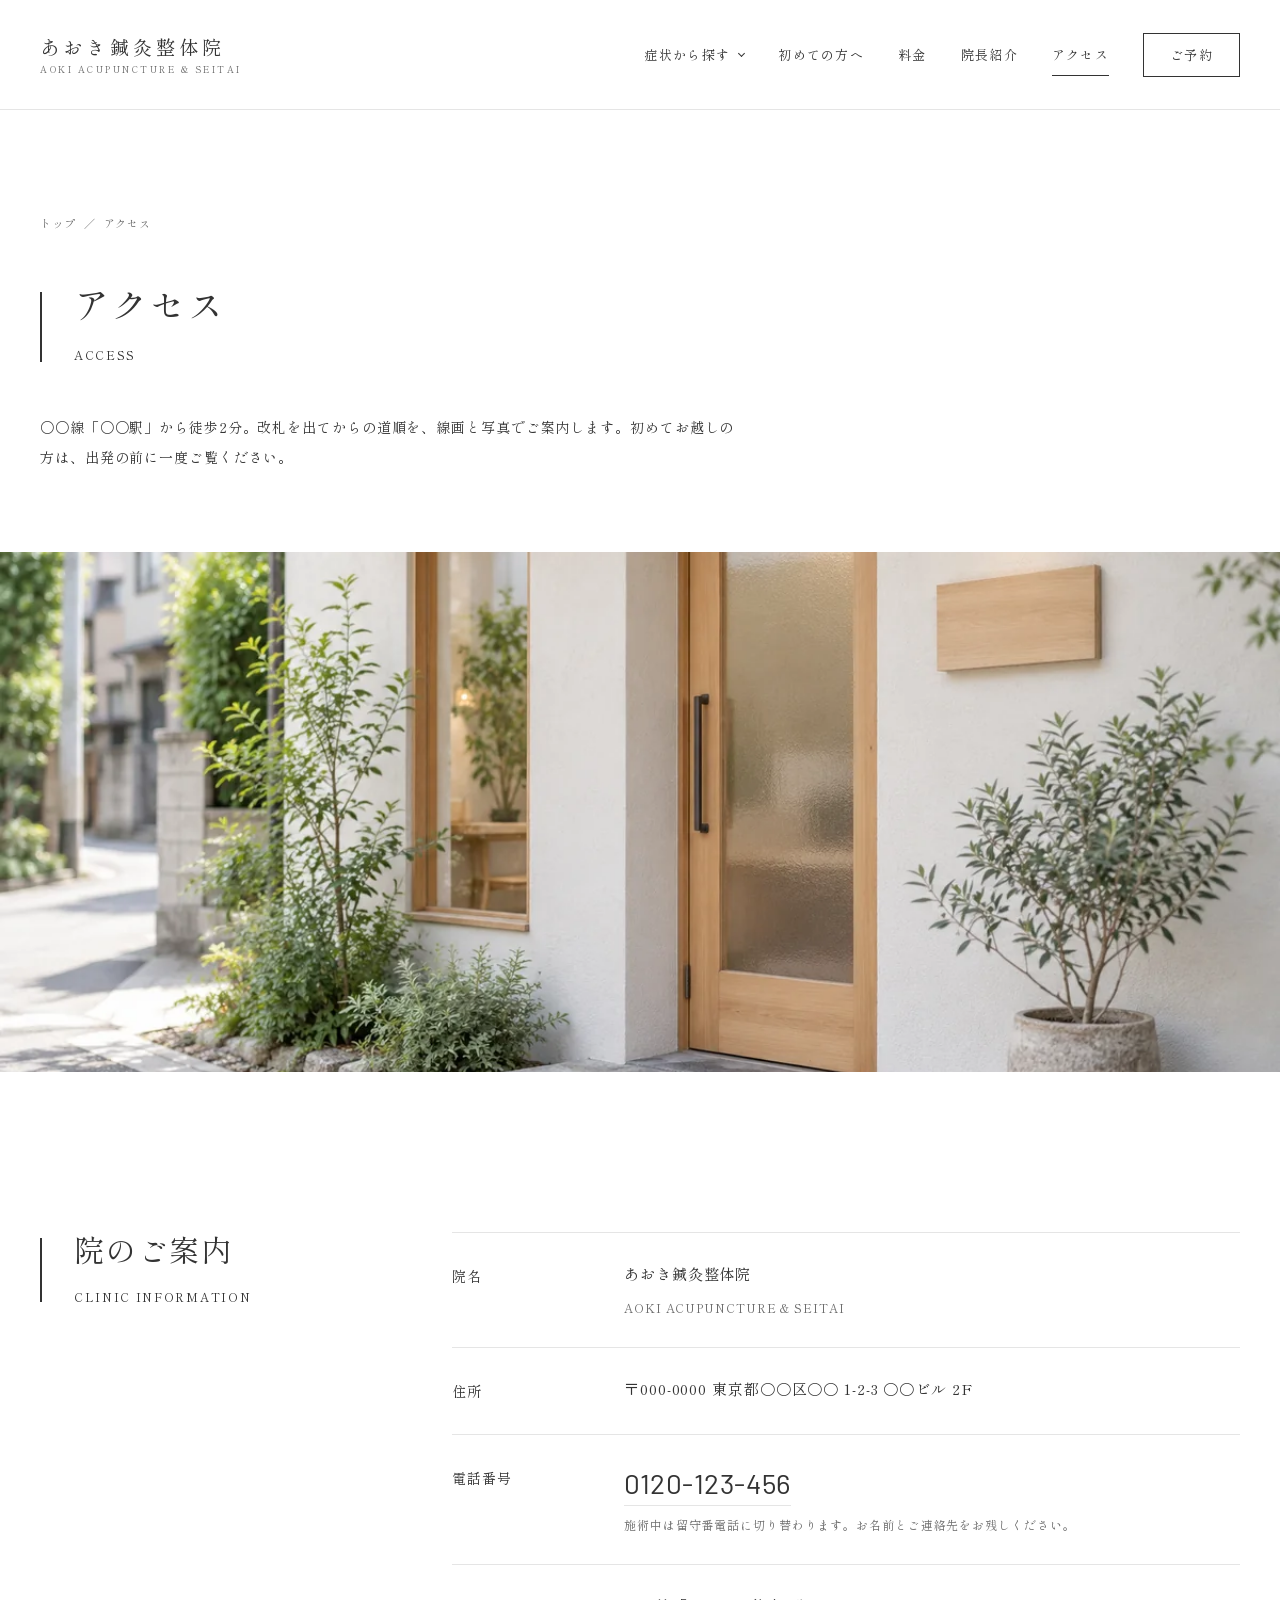
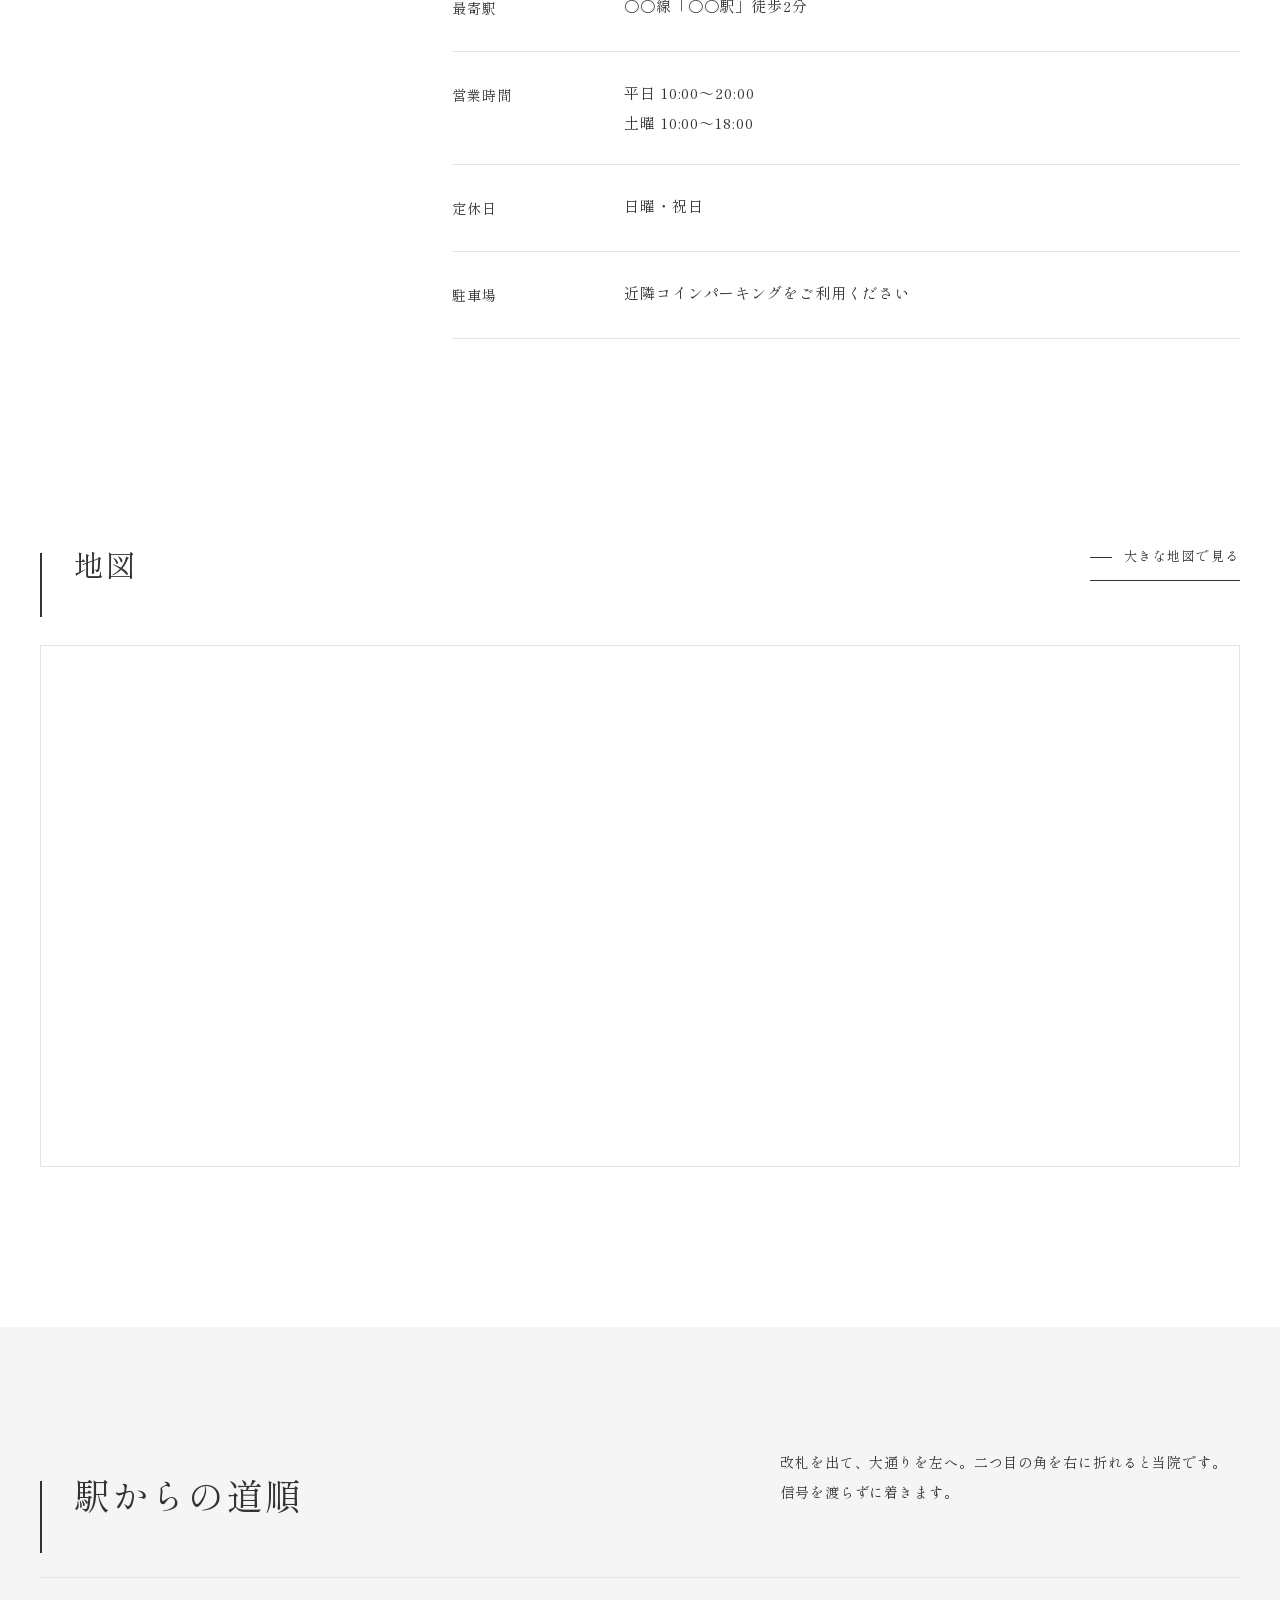
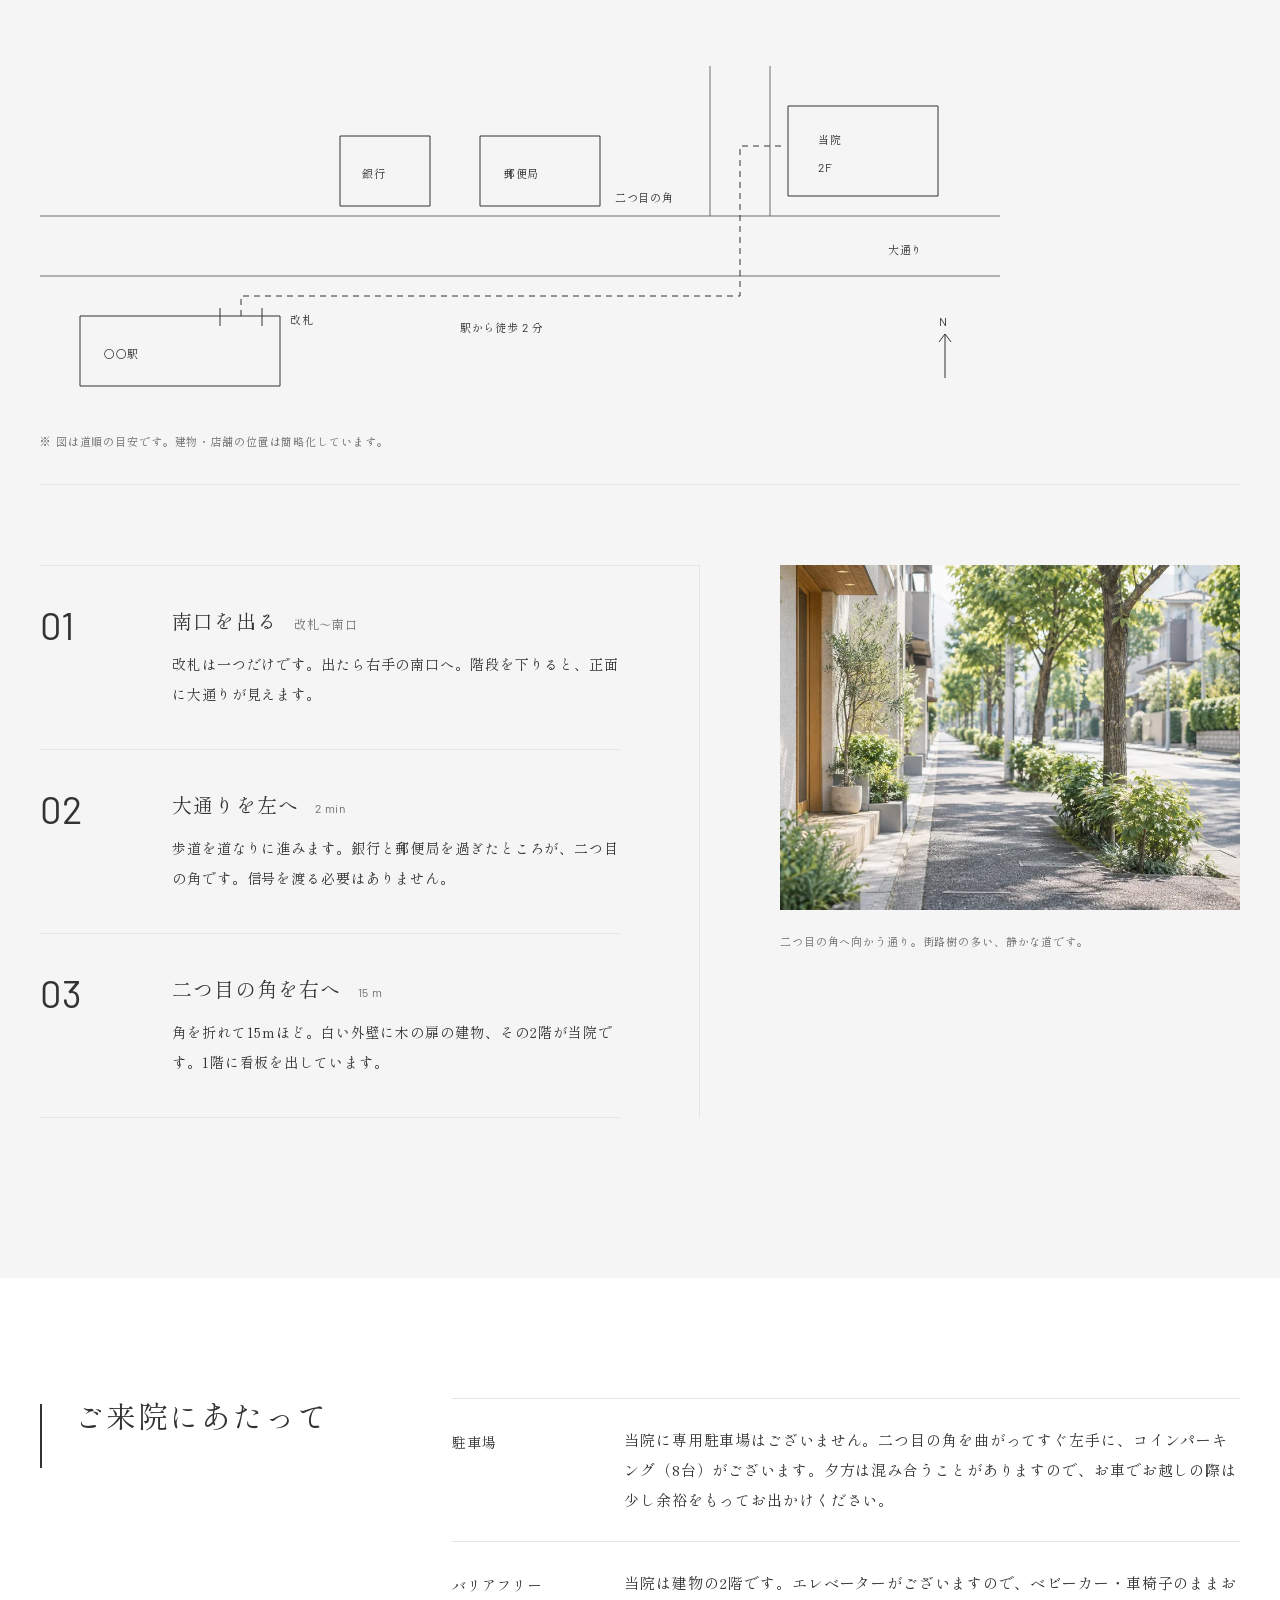
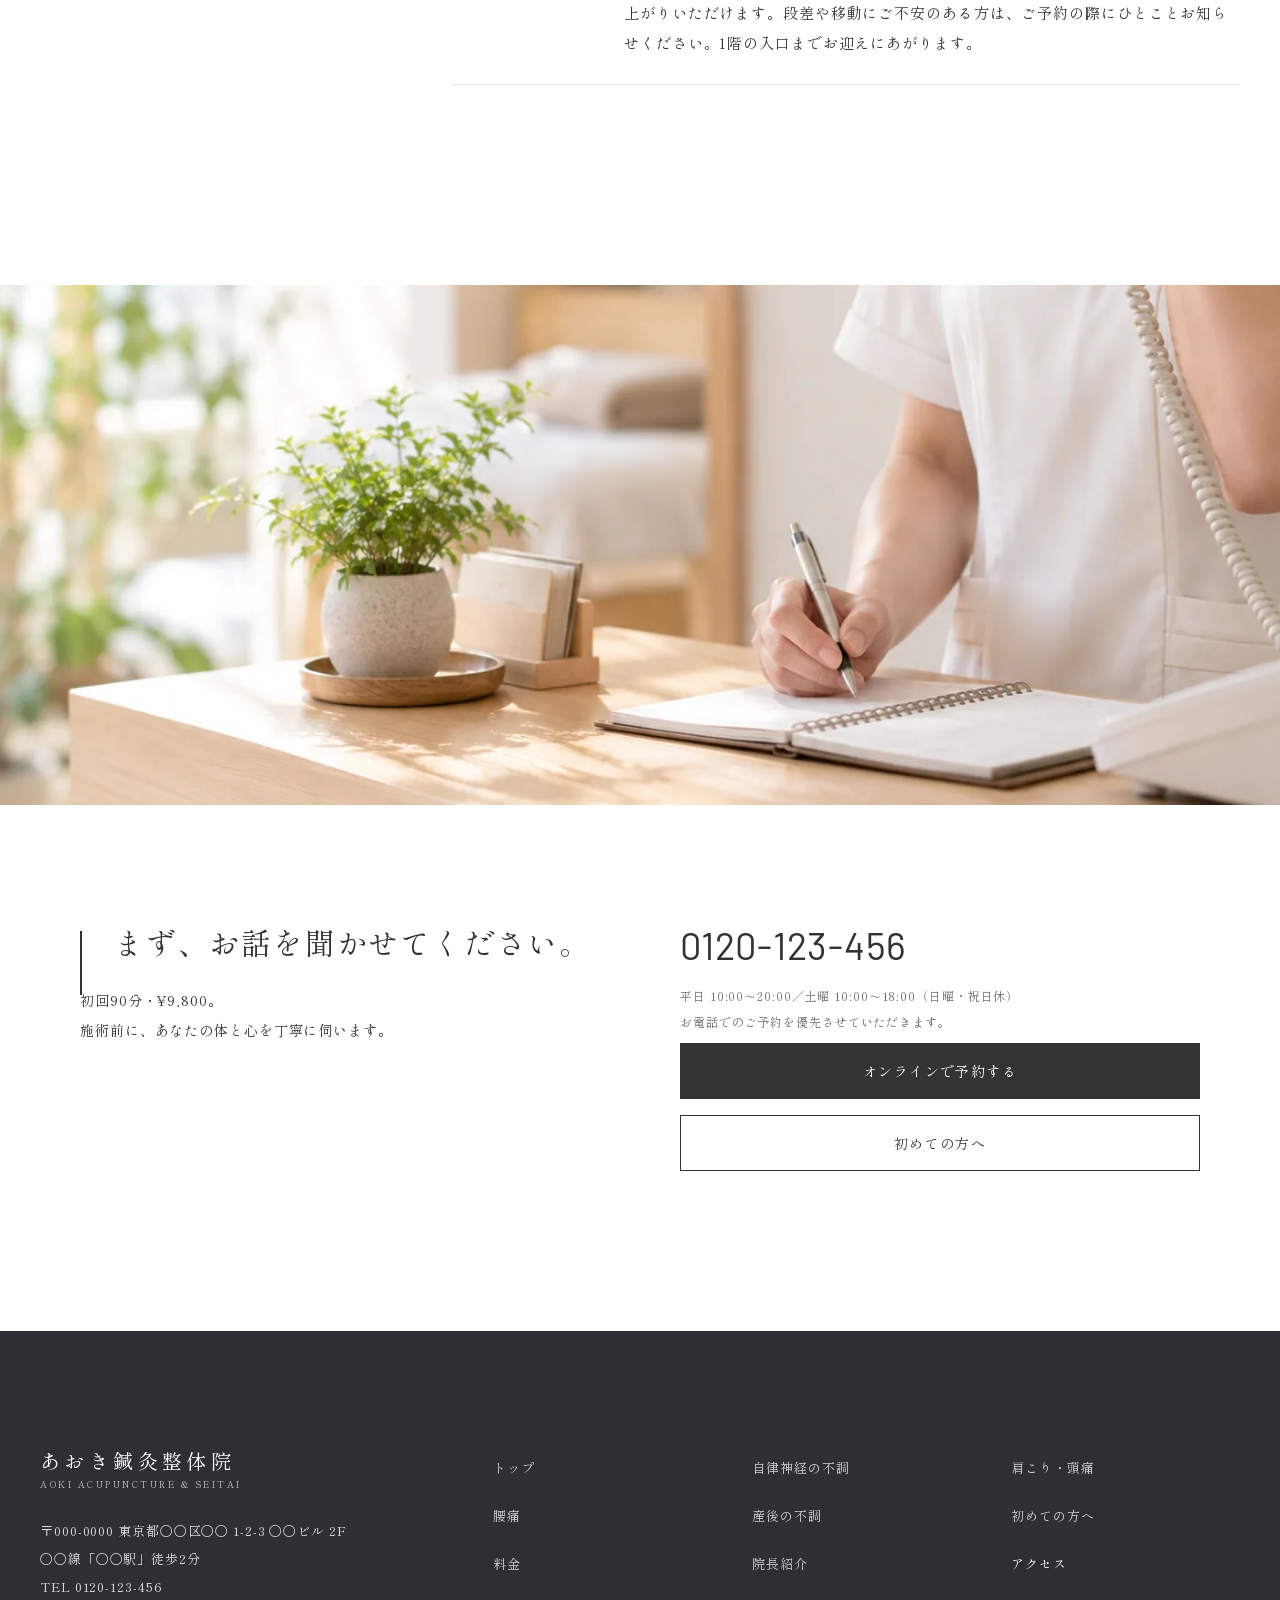
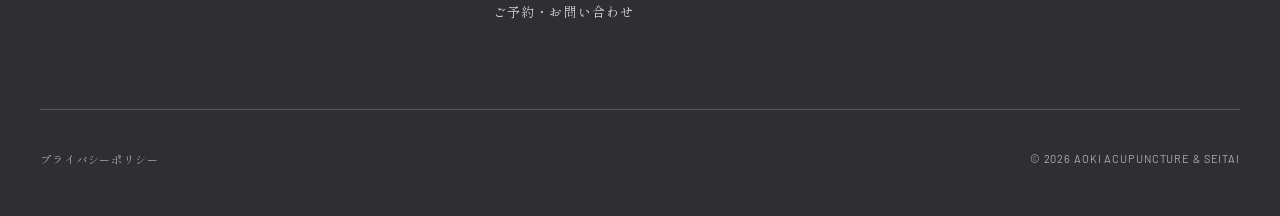
<file: access/index.html>
<!DOCTYPE html>
<html lang="ja">
<head>
<meta charset="UTF-8">
<meta name="viewport" content="width=device-width, initial-scale=1, viewport-fit=cover">
<title>アクセス｜あおき鍼灸整体院</title>
<meta name="description" content="あおき鍼灸整体院へのアクセス。○○線「○○駅」徒歩2分。住所・電話・営業時間・定休日・駐車場のご案内と、改札からの道順（線画マップ・写真・3ステップ）、バリアフリーについてまとめています。">
<meta name="theme-color" content="#2f2f33">
<link rel="canonical" href="https://sumiyakastudio.github.io/aoki-seitai/access/">
<meta property="og:site_name" content="あおき鍼灸整体院">
<meta property="og:type" content="website">
<meta property="og:title" content="アクセス｜あおき鍼灸整体院">
<meta property="og:description" content="○○線「○○駅」徒歩2分。改札からの道順を線画と写真でご案内します。">
<meta property="og:url" content="https://sumiyakastudio.github.io/aoki-seitai/access/">
<meta property="og:image" content="https://sumiyakastudio.github.io/aoki-seitai/img/ogp.jpg">
<meta name="twitter:card" content="summary_large_image">
<link rel="icon" href="../img/favicon.svg" type="image/svg+xml">
<link rel="apple-touch-icon" href="../img/apple-touch-icon.png">
<link rel="preconnect" href="https://fonts.googleapis.com">
<link rel="preconnect" href="https://fonts.gstatic.com" crossorigin>
<link href="https://fonts.googleapis.com/css2?family=Shippori+Mincho:wght@400;500&family=Noto+Serif+JP:wght@400&family=Barlow:wght@400;500&display=swap" rel="stylesheet">
<link rel="stylesheet" href="../css/base.css">
<link rel="stylesheet" href="../css/page-access.css">
<!-- 計測タグ（GA4/GTM）は受注後に有効化。ここに挿入する。 -->
<script type="application/ld+json">
{"@context":"https://schema.org","@type":"LocalBusiness","name":"あおき鍼灸整体院","alternateName":"AOKI ACUPUNCTURE & SEITAI","url":"https://sumiyakastudio.github.io/aoki-seitai/","telephone":"0120-123-456","address":{"@type":"PostalAddress","postalCode":"000-0000","addressRegion":"東京都","addressLocality":"○○区","streetAddress":"○○ 1-2-3 ○○ビル 2F","addressCountry":"JP"},"openingHours":["Mo-Fr 10:00-20:00","Sa 10:00-18:00"],"image":"https://sumiyakastudio.github.io/aoki-seitai/img/ogp.jpg","priceRange":"¥7,800〜¥9,800"}
</script>
<script type="application/ld+json">
{"@context":"https://schema.org","@type":"BreadcrumbList","itemListElement":[{"@type":"ListItem","position":1,"name":"トップ","item":"https://sumiyakastudio.github.io/aoki-seitai/"},{"@type":"ListItem","position":2,"name":"アクセス","item":"https://sumiyakastudio.github.io/aoki-seitai/access/"}]}
</script>
</head>
<body>

<a class="u-skip" href="#main">本文へ移動</a>

<header class="l-header" id="header">
  <div class="l-header__inner">
    <a class="l-logo" href="../" aria-label="あおき鍼灸整体院 トップページ">
      <span class="l-logo__ja">あおき鍼灸整体院</span>
      <span class="l-logo__en">AOKI ACUPUNCTURE &amp; SEITAI</span>
    </a>
    <nav class="l-nav" aria-label="グローバルナビゲーション">
      <ul class="l-nav__list">
        <li class="l-nav__item has-sub">
          <button type="button" aria-expanded="false" aria-controls="nav-sub-symptoms">症状から探す</button>
          <ul class="l-nav__sub" id="nav-sub-symptoms">
            <li><a href="../symptoms/autonomic/">自律神経の不調</a></li>
            <li><a href="../symptoms/neck-shoulder/">肩こり・頭痛</a></li>
            <li><a href="../symptoms/lower-back/">腰痛</a></li>
            <li><a href="../symptoms/postpartum/">産後の不調</a></li>
          </ul>
        </li>
        <li class="l-nav__item"><a href="../first-visit/">初めての方へ</a></li>
        <li class="l-nav__item"><a href="../price/">料金</a></li>
        <li class="l-nav__item"><a href="../director/">院長紹介</a></li>
        <li class="l-nav__item"><a href="../access/" aria-current="page">アクセス</a></li>
      </ul>
    </nav>
    <a class="l-header__cta" href="../contact/">ご予約</a>
    <button class="l-menu-btn" type="button" aria-expanded="false" aria-controls="menu" aria-label="メニューを開閉"><span></span><span></span></button>
  </div>
</header>

<div class="l-menu" id="menu" aria-hidden="true">
  <ul class="l-menu__list">
    <li><span>症状から探す</span>
      <ul class="l-menu__sub">
        <li><a href="../symptoms/autonomic/">自律神経の不調</a></li>
        <li><a href="../symptoms/neck-shoulder/">肩こり・頭痛</a></li>
        <li><a href="../symptoms/lower-back/">腰痛</a></li>
        <li><a href="../symptoms/postpartum/">産後の不調</a></li>
      </ul>
    </li>
    <li><a href="../first-visit/">初めての方へ</a></li>
    <li><a href="../price/">料金</a></li>
    <li><a href="../director/">院長紹介</a></li>
    <li><a href="../access/" aria-current="page">アクセス</a></li>
    <li><a href="../contact/">ご予約・お問い合わせ</a></li>
  </ul>
  <div class="l-menu__foot">
    <a class="c-num" href="tel:0120123456" style="font-size:30px;letter-spacing:.02em;">0120-123-456</a>
    <p class="c-note">平日 10:00〜20:00／土曜 10:00〜18:00（日曜・祝日休）</p>
  </div>
</div>

<main id="main">

  <!-- ===== 見出し帯 ===== -->
  <div class="p-head">
    <div class="l-container">
      <nav aria-label="パンくずリスト">
        <ol class="c-breadcrumb">
          <li><a href="../">トップ</a></li>
          <li aria-current="page">アクセス</li>
        </ol>
      </nav>
      <div class="p-head__inner">
        <h1 class="p-head__title">アクセス</h1>
        <span class="p-head__en">Access</span>
      </div>
      <p class="p-head__lead">○○線「○○駅」から徒歩2分。改札を出てからの道順を、線画と写真でご案内します。初めてお越しの方は、出発の前に一度ご覧ください。</p>
    </div>
    <div class="p-head__visual l-container--full" data-reveal>
      <img src="../img/exterior.webp" alt="白い外壁と木の扉の あおき鍼灸整体院 外観" width="1200" height="800" fetchpriority="high" decoding="async">
    </div>
  </div>

  <!-- ===== ① 院のご案内 ===== -->
  <section class="l-section p-info" aria-labelledby="info-t">
    <div class="l-container">
      <div class="p-info__grid">
        <h2 class="c-title" id="info-t" data-reveal><span class="c-title__ja">院のご案内</span><span class="c-title__en">Clinic Information</span></h2>
        <dl class="c-spec c-spec--narrow" data-reveal>
          <div class="c-spec__row">
            <dt class="c-spec__key">院名</dt>
            <dd class="c-spec__val">あおき鍼灸整体院<p class="c-note">AOKI ACUPUNCTURE &amp; SEITAI</p></dd>
          </div>
          <div class="c-spec__row">
            <dt class="c-spec__key">住所</dt>
            <dd class="c-spec__val">〒000-0000 東京都○○区○○ 1-2-3 ○○ビル 2F</dd>
          </div>
          <div class="c-spec__row">
            <dt class="c-spec__key">電話番号</dt>
            <dd class="c-spec__val"><a class="c-num p-info__tel" href="tel:0120123456">0120-123-456</a><p class="c-note">施術中は留守番電話に切り替わります。お名前とご連絡先をお残しください。</p></dd>
          </div>
          <div class="c-spec__row">
            <dt class="c-spec__key">最寄駅</dt>
            <dd class="c-spec__val">○○線「○○駅」徒歩2分</dd>
          </div>
          <div class="c-spec__row">
            <dt class="c-spec__key">営業時間</dt>
            <dd class="c-spec__val">平日 10:00〜20:00<br>土曜 10:00〜18:00</dd>
          </div>
          <div class="c-spec__row">
            <dt class="c-spec__key">定休日</dt>
            <dd class="c-spec__val">日曜・祝日</dd>
          </div>
          <div class="c-spec__row">
            <dt class="c-spec__key">駐車場</dt>
            <dd class="c-spec__val">近隣コインパーキングをご利用ください</dd>
          </div>
        </dl>
      </div>
    </div>
  </section>

  <!-- ===== ② 地図 ===== -->
  <section class="l-section p-map" aria-labelledby="map-t">
    <div class="l-container">
      <div class="p-map__head">
        <h2 class="c-title" id="map-t" data-reveal><span class="c-title__ja">地図</span></h2>
        <a class="c-link c-link--arrow p-map__link" href="https://www.google.com/maps?q=%E6%9D%B1%E4%BA%AC%E9%A7%85" target="_blank" rel="noopener">大きな地図で見る</a>
      </div>
      <div class="p-map__frame" data-reveal>
        <iframe title="あおき鍼灸整体院 周辺の地図" src="https://www.google.com/maps?q=%E6%9D%B1%E4%BA%AC%E9%A7%85&output=embed" loading="lazy" referrerpolicy="no-referrer-when-downgrade"></iframe>
      </div>
    </div>
  </section>

  <!-- ===== ③ 駅からの道順 ===== -->
  <section class="l-band p-route" aria-labelledby="route-t">
    <div class="l-container">
      <div class="p-route__head">
        <h2 class="c-title c-title--lg" id="route-t" data-reveal><span class="c-title__ja">駅からの道順</span></h2>
        <p class="c-lead" data-reveal>改札を出て、大通りを左へ。二つ目の角を右に折れると当院です。信号を渡らずに着きます。</p>
      </div>

      <div class="p-route__fig" data-reveal>
        <div class="p-route__draw p-route__draw--pc">
          <svg class="c-draw" viewBox="0 0 960 380" role="img" aria-label="○○駅の改札から当院までの道順を示した線画の地図。改札を出て大通りの歩道を進み、銀行と郵便局を過ぎた二つ目の角を右に曲がると、突き当たり手前の右手に当院があります。">
            <line class="ln-thin" x1="0" y1="190" x2="960" y2="190"></line>
            <line class="ln-thin" x1="0" y1="250" x2="960" y2="250"></line>
            <text x="848" y="228">大通り</text>
            <line class="ln-thin" x1="670" y1="190" x2="670" y2="40"></line>
            <line class="ln-thin" x1="730" y1="190" x2="730" y2="40"></line>
            <text x="575" y="176">二つ目の角</text>
            <rect class="ln" x="40" y="290" width="200" height="70"></rect>
            <text x="64" y="332">○○駅</text>
            <line class="ln" x1="180" y1="282" x2="180" y2="300"></line>
            <line class="ln" x1="222" y1="282" x2="222" y2="300"></line>
            <text x="250" y="298">改札</text>
            <rect class="ln" x="300" y="110" width="90" height="70"></rect>
            <text x="322" y="152">銀行</text>
            <rect class="ln" x="440" y="110" width="120" height="70"></rect>
            <text x="464" y="152">郵便局</text>
            <rect class="ln" x="748" y="80" width="150" height="90"></rect>
            <text x="778" y="118">当院</text>
            <text class="num" x="778" y="146">2F</text>
            <polyline class="ln-dash" points="201,290 201,270 700,270 700,120 744,120"></polyline>
            <text x="420" y="306">駅から徒歩</text>
            <text class="num" x="482" y="306">2</text>
            <text x="492" y="306">分</text>
            <line class="ln" x1="905" y1="352" x2="905" y2="308"></line>
            <polyline class="ln" points="899,316 905,308 911,316"></polyline>
            <text class="num" x="899" y="300">N</text>
          </svg>
        </div>
        <div class="p-route__draw p-route__draw--sp">
          <svg class="c-draw" viewBox="0 0 360 620" role="img" aria-label="○○駅の改札から当院までの道順を示した線画の地図。改札を出て大通りの歩道を進み、銀行と郵便局を過ぎた二つ目の角を右に曲がると、突き当たり手前の右手に当院があります。">
            <line class="ln-thin" x1="0" y1="420" x2="360" y2="420"></line>
            <line class="ln-thin" x1="0" y1="470" x2="360" y2="470"></line>
            <text x="16" y="452">大通り</text>
            <line class="ln-thin" x1="200" y1="420" x2="200" y2="180"></line>
            <line class="ln-thin" x1="260" y1="420" x2="260" y2="180"></line>
            <text x="272" y="406">二つ目の角</text>
            <rect class="ln" x="20" y="520" width="150" height="70"></rect>
            <text x="38" y="562">○○駅</text>
            <line class="ln" x1="110" y1="512" x2="110" y2="530"></line>
            <line class="ln" x1="146" y1="512" x2="146" y2="530"></line>
            <text x="182" y="528">改札</text>
            <rect class="ln" x="16" y="310" width="80" height="70"></rect>
            <text x="36" y="352">銀行</text>
            <rect class="ln" x="112" y="310" width="80" height="70"></rect>
            <text x="124" y="352">郵便局</text>
            <rect class="ln" x="176" y="86" width="140" height="80"></rect>
            <text x="204" y="124">当院</text>
            <text class="num" x="204" y="150">2F</text>
            <polyline class="ln-dash" points="128,520 128,492 230,492 230,166"></polyline>
            <text x="16" y="508">駅から徒歩</text>
            <text class="num" x="78" y="508">2</text>
            <text x="88" y="508">分</text>
            <line class="ln" x1="40" y1="250" x2="40" y2="206"></line>
            <polyline class="ln" points="34,214 40,206 46,214"></polyline>
            <text class="num" x="34" y="198">N</text>
          </svg>
        </div>
        <p class="c-cap p-route__cap">※ 図は道順の目安です。建物・店舗の位置は簡略化しています。</p>
      </div>

      <div class="c-split c-split--narrow c-split--rule p-route__grid">
        <ol class="c-steps" data-reveal>
          <li class="c-steps__item">
            <div>
              <h3 class="c-steps__title">南口を出る<span class="c-steps__time">改札〜南口</span></h3>
              <p class="c-steps__text">改札は一つだけです。出たら右手の南口へ。階段を下りると、正面に大通りが見えます。</p>
            </div>
          </li>
          <li class="c-steps__item">
            <div>
              <h3 class="c-steps__title">大通りを左へ<span class="c-steps__time">2 min</span></h3>
              <p class="c-steps__text">歩道を道なりに進みます。銀行と郵便局を過ぎたところが、二つ目の角です。信号を渡る必要はありません。</p>
            </div>
          </li>
          <li class="c-steps__item">
            <div>
              <h3 class="c-steps__title">二つ目の角を右へ<span class="c-steps__time">15 m</span></h3>
              <p class="c-steps__text">角を折れて15mほど。白い外壁に木の扉の建物、その2階が当院です。1階に看板を出しています。</p>
            </div>
          </li>
        </ol>
        <figure class="c-figure p-route__photo" data-reveal>
          <img src="../img/route-01.webp" alt="駅から当院へ向かう、緑の多い住宅街の通り" width="800" height="600" loading="lazy" decoding="async">
          <figcaption>二つ目の角へ向かう通り。街路樹の多い、静かな道です。</figcaption>
        </figure>
      </div>
    </div>
  </section>

  <!-- ===== ④ ご来院にあたって ===== -->
  <section class="l-section p-before" aria-labelledby="before-t">
    <div class="l-container">
      <div class="p-before__grid">
        <h2 class="c-title" id="before-t" data-reveal><span class="c-title__ja">ご来院にあたって</span></h2>
        <dl class="c-spec c-spec--narrow" data-reveal>
          <div class="c-spec__row">
            <dt class="c-spec__key">駐車場</dt>
            <dd class="c-spec__val">当院に専用駐車場はございません。二つ目の角を曲がってすぐ左手に、コインパーキング（8台）がございます。夕方は混み合うことがありますので、お車でお越しの際は少し余裕をもってお出かけください。</dd>
          </div>
          <div class="c-spec__row">
            <dt class="c-spec__key">バリアフリー</dt>
            <dd class="c-spec__val">当院は建物の2階です。エレベーターがございますので、ベビーカー・車椅子のままお上がりいただけます。段差や移動にご不安のある方は、ご予約の際にひとことお知らせください。1階の入口までお迎えにあがります。</dd>
          </div>
        </dl>
      </div>
    </div>
  </section>

</main>

<!-- ===== ご予約 ===== -->
<section class="l-cta" aria-labelledby="cta-t">
  <div class="l-cta__visual"><img src="../img/reception.webp" alt="受付で電話に応対するスタッフ" width="1400" height="1208" loading="lazy" decoding="async"></div>
  <div class="l-cta__body">
    <div class="l-cta__grid">
      <div data-reveal>
        <h2 class="c-title" id="cta-t"><span class="c-title__ja">まず、お話を<br class="br-sp">聞かせてください。</span></h2>
        <p class="c-title__lead">初回90分・¥9,800。<br>施術前に、あなたの体と心を丁寧に伺います。</p>
      </div>
      <div data-reveal>
        <a class="l-cta__tel" href="tel:0120123456">0120-123-456</a>
        <p class="l-cta__hours">平日 10:00〜20:00／土曜 10:00〜18:00（日曜・祝日休）<br>お電話でのご予約を優先させていただきます。</p>
        <div class="l-cta__btns u-mt-4">
          <a class="c-btn c-btn--fill" href="../contact/">オンラインで予約する</a>
          <a class="c-btn" href="../first-visit/">初めての方へ</a>
        </div>
      </div>
    </div>
  </div>
</section>

<footer class="l-footer">
  <div class="l-footer__inner">
    <div class="l-footer__top">
      <div>
        <a class="l-logo l-footer__logo" href="../" aria-label="あおき鍼灸整体院 トップページ">
          <span class="l-logo__ja">あおき鍼灸整体院</span>
          <span class="l-logo__en">AOKI ACUPUNCTURE &amp; SEITAI</span>
        </a>
        <address class="l-footer__addr">〒000-0000 東京都○○区○○ 1-2-3 ○○ビル 2F<br>○○線「○○駅」徒歩2分<br>TEL 0120-123-456</address>
      </div>
      <nav class="l-footer__nav" aria-label="フッターナビゲーション">
        <a href="../">トップ</a>
        <a href="../symptoms/autonomic/">自律神経の不調</a>
        <a href="../symptoms/neck-shoulder/">肩こり・頭痛</a>
        <a href="../symptoms/lower-back/">腰痛</a>
        <a href="../symptoms/postpartum/">産後の不調</a>
        <a href="../first-visit/">初めての方へ</a>
        <a href="../price/">料金</a>
        <a href="../director/">院長紹介</a>
        <a href="../access/" aria-current="page">アクセス</a>
        <a href="../contact/">ご予約・お問い合わせ</a>
      </nav>
    </div>
    <div class="l-footer__bottom">
      <a href="../privacy/">プライバシーポリシー</a>
      <span class="l-footer__copy">© 2026 AOKI ACUPUNCTURE &amp; SEITAI</span>
    </div>
  </div>
</footer>

<nav class="l-spbar" aria-label="ご予約ショートカット">
  <a href="tel:0120123456">お電話</a>
  <a class="is-fill" href="../contact/">ご予約</a>
</nav>

<script src="../js/main.js" defer></script>
</body>
</html>
</file>
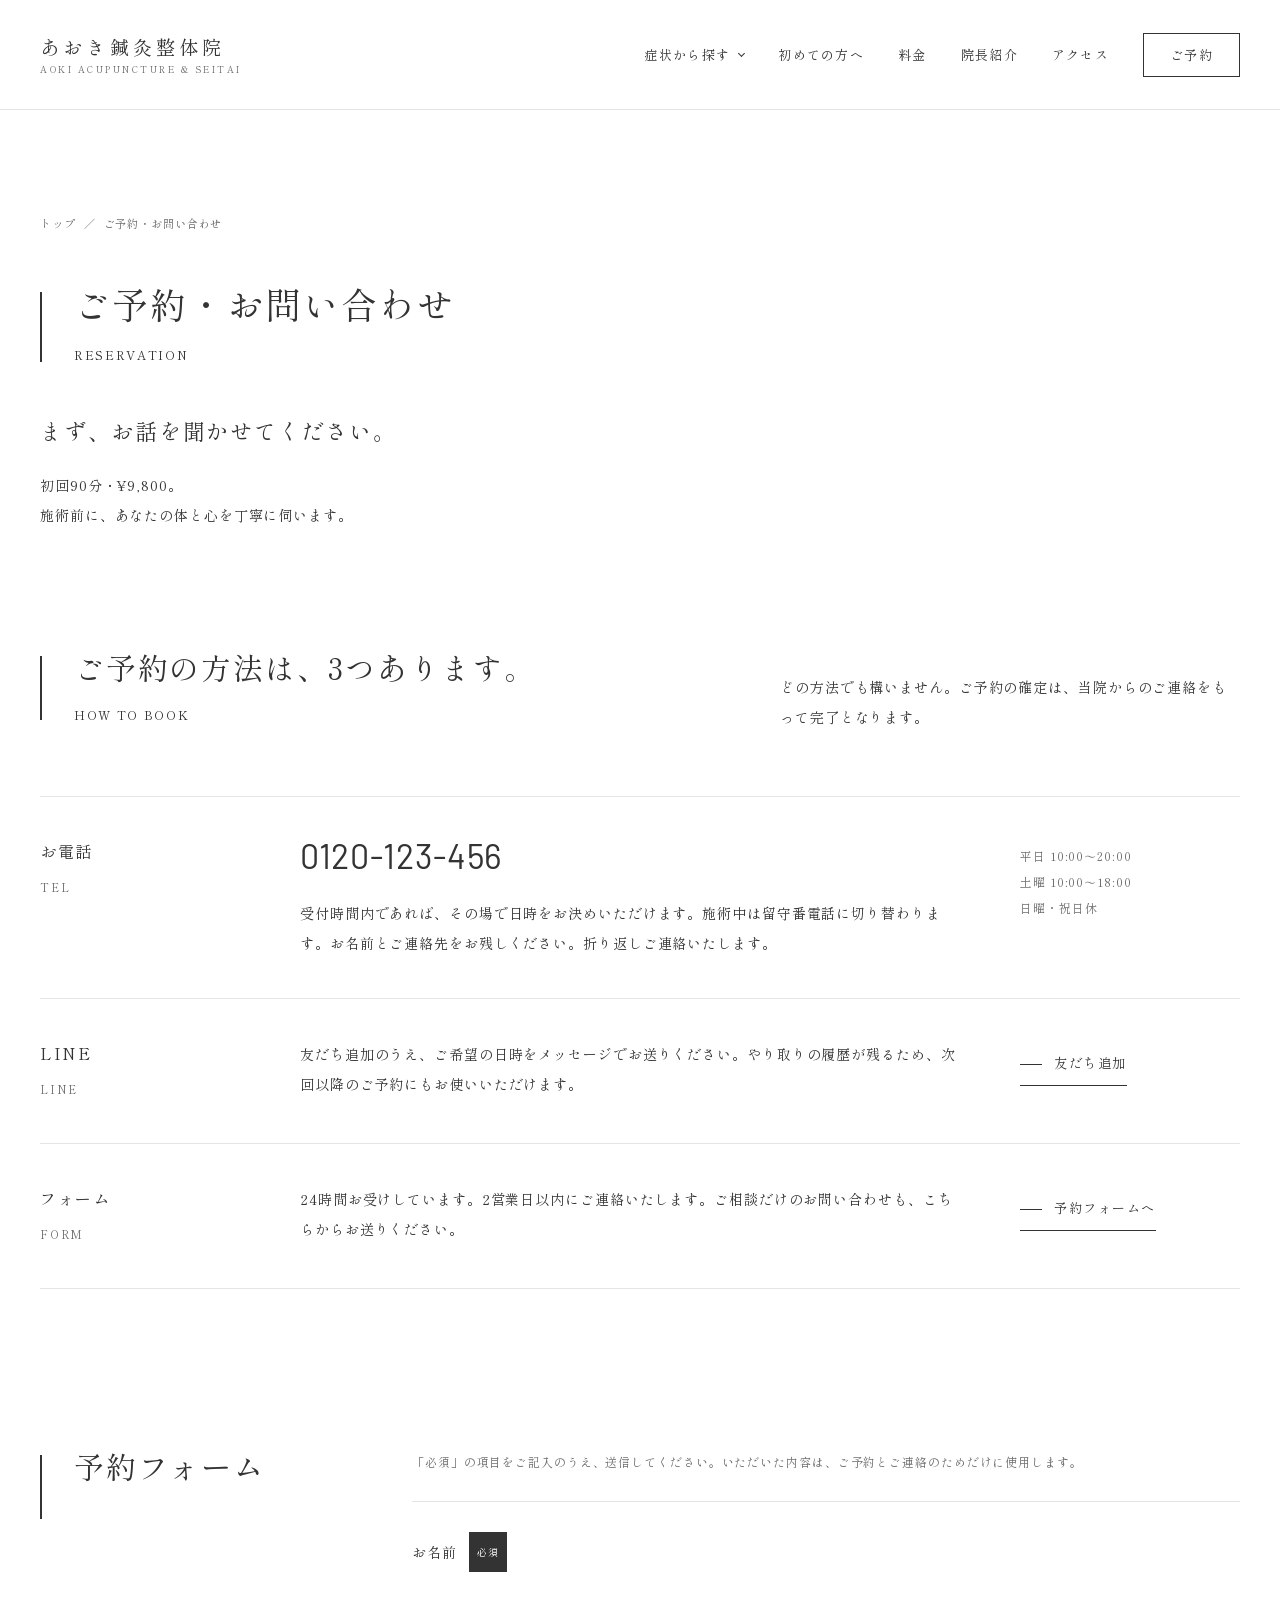
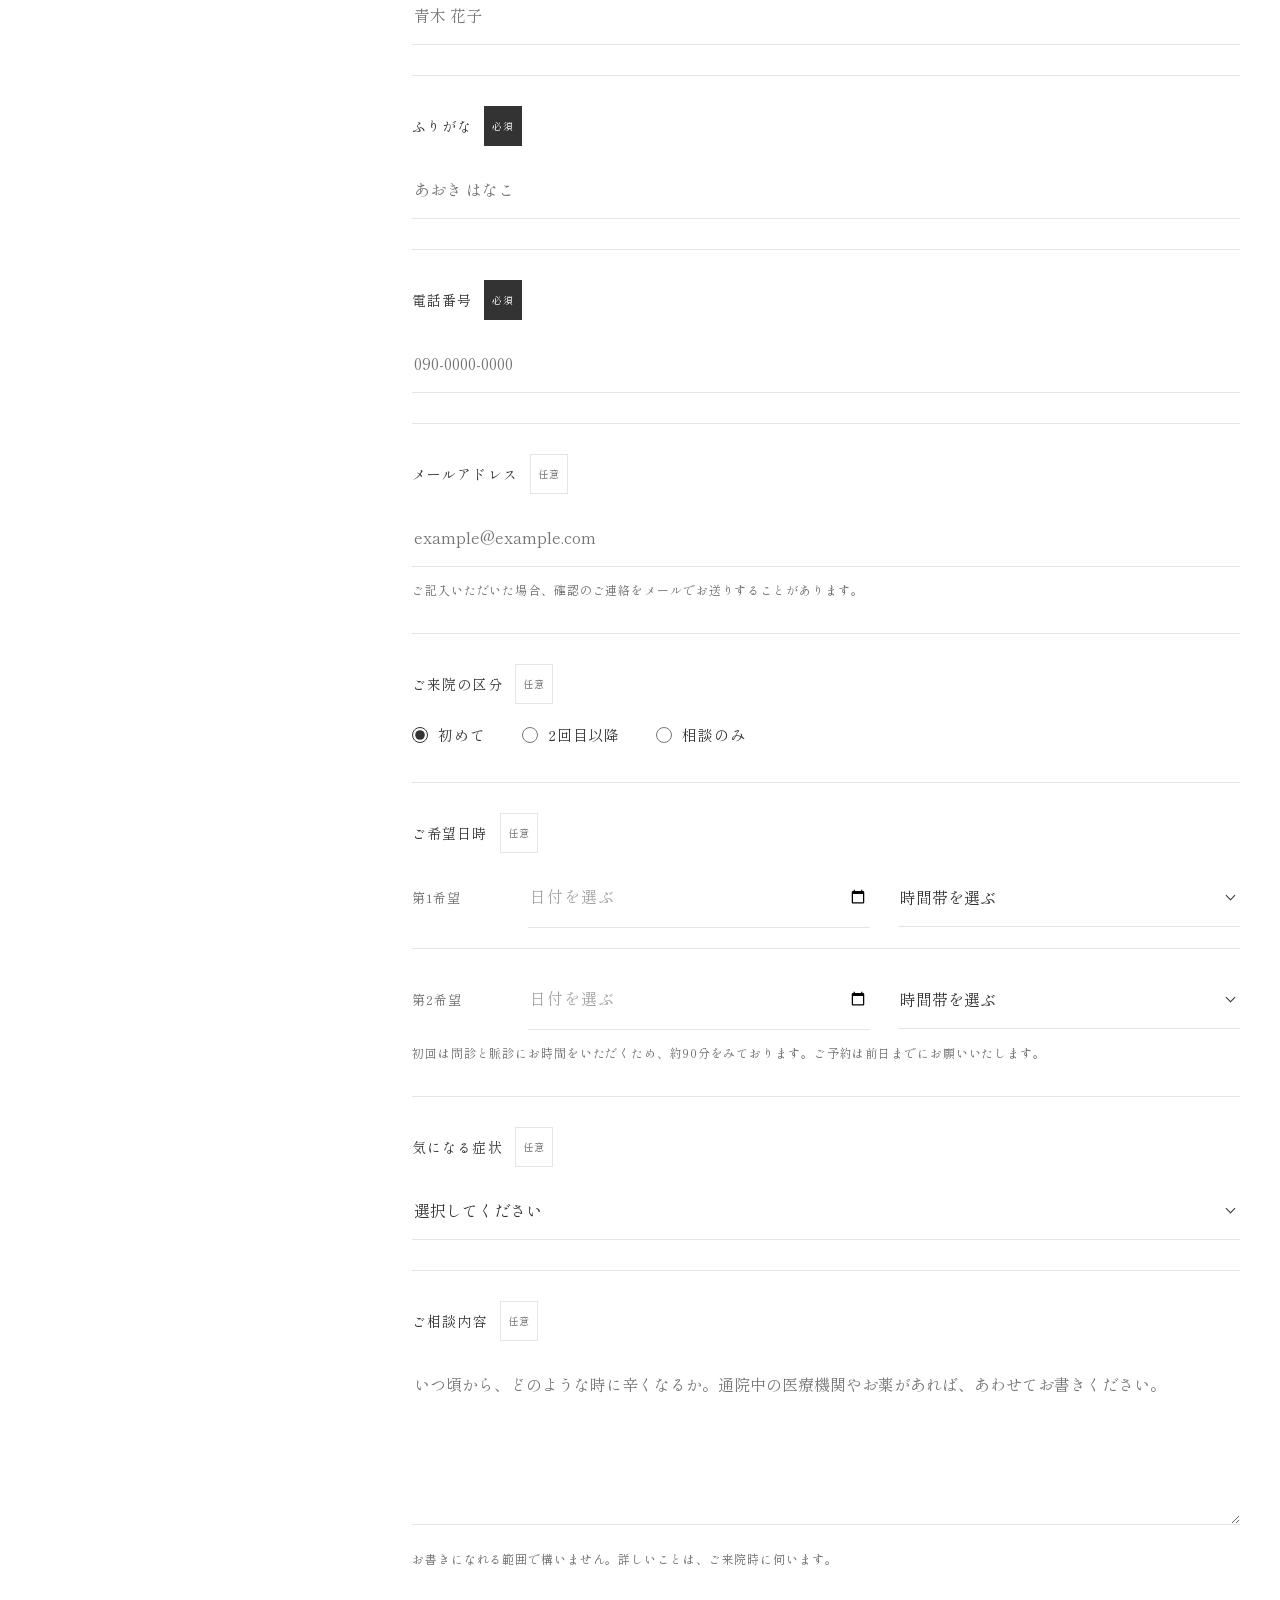
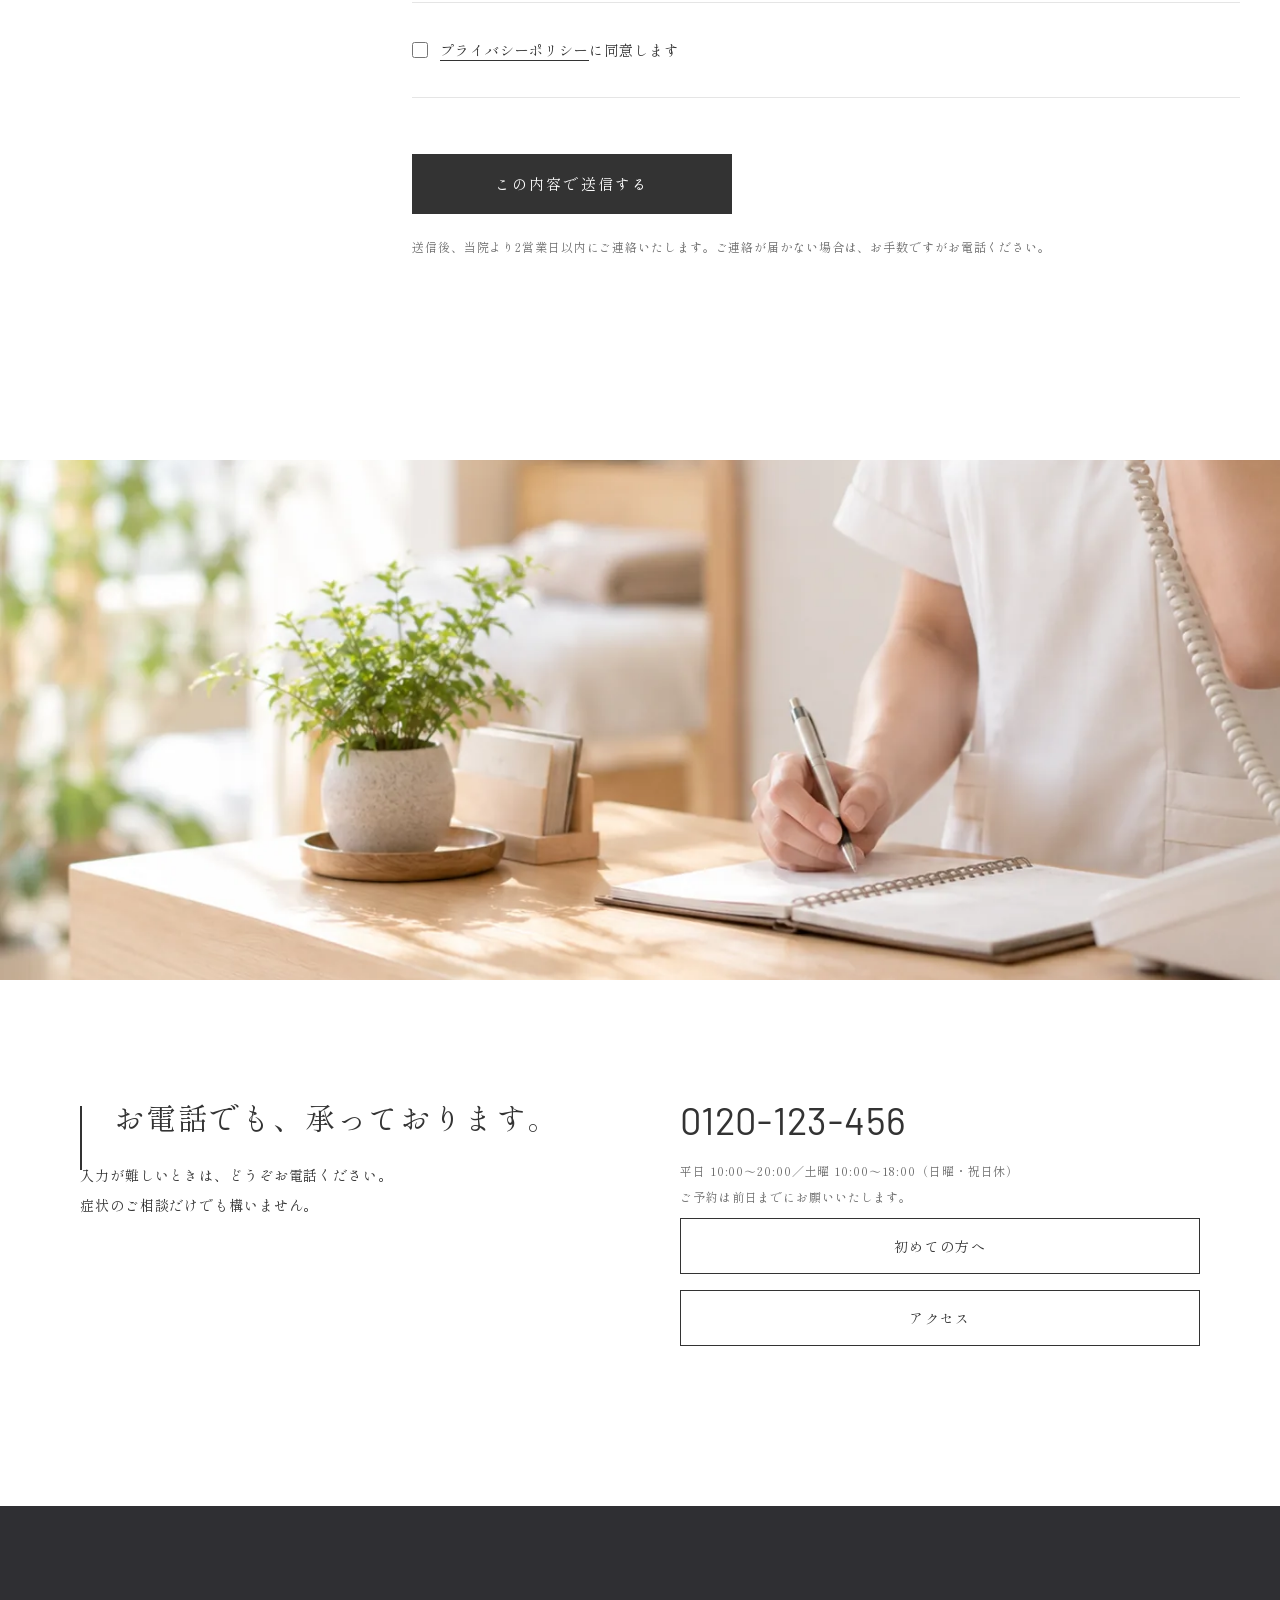
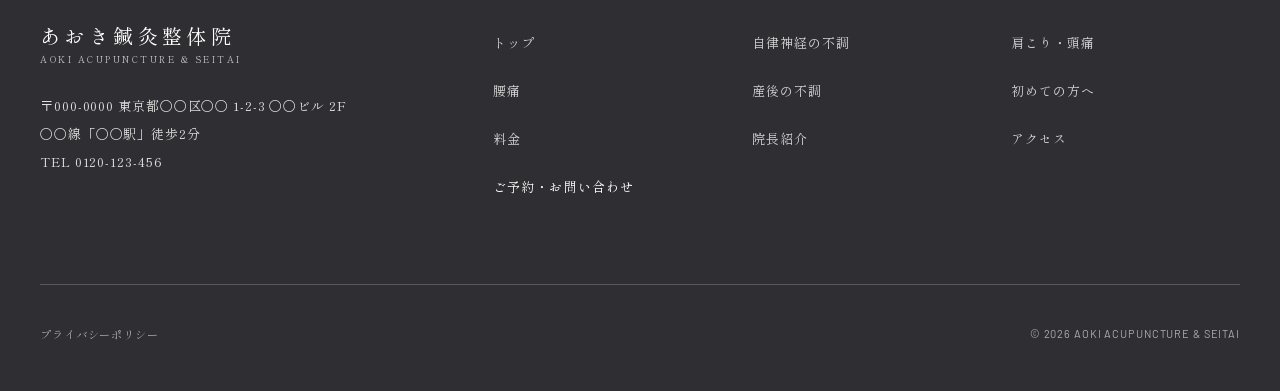
<file: contact/index.html>
<!DOCTYPE html>
<html lang="ja">
<head>
<meta charset="UTF-8">
<meta name="viewport" content="width=device-width, initial-scale=1, viewport-fit=cover">
<title>ご予約・お問い合わせ｜あおき鍼灸整体院</title>
<meta name="description" content="あおき鍼灸整体院のご予約・お問い合わせ。お電話・LINE・フォームの3つの方法で承ります。初回90分・¥9,800。施術前に、あなたの体と心を丁寧に伺います。">
<meta name="theme-color" content="#2f2f33">
<link rel="canonical" href="https://sumiyakastudio.github.io/aoki-seitai/contact/">
<meta property="og:site_name" content="あおき鍼灸整体院">
<meta property="og:type" content="website">
<meta property="og:title" content="ご予約・お問い合わせ｜あおき鍼灸整体院">
<meta property="og:description" content="お電話・LINE・フォームの3つの方法で承ります。初回90分・¥9,800。施術前に、あなたの体と心を丁寧に伺います。">
<meta property="og:url" content="https://sumiyakastudio.github.io/aoki-seitai/contact/">
<meta property="og:image" content="https://sumiyakastudio.github.io/aoki-seitai/img/ogp.jpg">
<meta name="twitter:card" content="summary_large_image">
<link rel="icon" href="../img/favicon.svg" type="image/svg+xml">
<link rel="apple-touch-icon" href="../img/apple-touch-icon.png">
<link rel="preconnect" href="https://fonts.googleapis.com">
<link rel="preconnect" href="https://fonts.gstatic.com" crossorigin>
<link href="https://fonts.googleapis.com/css2?family=Shippori+Mincho:wght@400;500&family=Noto+Serif+JP:wght@400&family=Barlow:wght@400;500&display=swap" rel="stylesheet">
<link rel="stylesheet" href="../css/base.css">
<link rel="stylesheet" href="../css/page-contact.css">
<!-- 計測タグ（GA4/GTM）は受注後に有効化。ここに挿入する。 -->
<script type="application/ld+json">
{"@context":"https://schema.org","@type":"BreadcrumbList","itemListElement":[{"@type":"ListItem","position":1,"name":"トップ","item":"https://sumiyakastudio.github.io/aoki-seitai/"},{"@type":"ListItem","position":2,"name":"ご予約・お問い合わせ","item":"https://sumiyakastudio.github.io/aoki-seitai/contact/"}]}
</script>
</head>
<body>

<a class="u-skip" href="#main">本文へ移動</a>

<header class="l-header" id="header">
  <div class="l-header__inner">
    <a class="l-logo" href="../" aria-label="あおき鍼灸整体院 トップページ">
      <span class="l-logo__ja">あおき鍼灸整体院</span>
      <span class="l-logo__en">AOKI ACUPUNCTURE &amp; SEITAI</span>
    </a>
    <nav class="l-nav" aria-label="グローバルナビゲーション">
      <ul class="l-nav__list">
        <li class="l-nav__item has-sub">
          <button type="button" aria-expanded="false" aria-controls="nav-sub-symptoms">症状から探す</button>
          <ul class="l-nav__sub" id="nav-sub-symptoms">
            <li><a href="../symptoms/autonomic/">自律神経の不調</a></li>
            <li><a href="../symptoms/neck-shoulder/">肩こり・頭痛</a></li>
            <li><a href="../symptoms/lower-back/">腰痛</a></li>
            <li><a href="../symptoms/postpartum/">産後の不調</a></li>
          </ul>
        </li>
        <li class="l-nav__item"><a href="../first-visit/">初めての方へ</a></li>
        <li class="l-nav__item"><a href="../price/">料金</a></li>
        <li class="l-nav__item"><a href="../director/">院長紹介</a></li>
        <li class="l-nav__item"><a href="../access/">アクセス</a></li>
      </ul>
    </nav>
    <a class="l-header__cta" href="../contact/" aria-current="page">ご予約</a>
    <button class="l-menu-btn" type="button" aria-expanded="false" aria-controls="menu" aria-label="メニューを開閉"><span></span><span></span></button>
  </div>
</header>

<div class="l-menu" id="menu" aria-hidden="true">
  <ul class="l-menu__list">
    <li><span>症状から探す</span>
      <ul class="l-menu__sub">
        <li><a href="../symptoms/autonomic/">自律神経の不調</a></li>
        <li><a href="../symptoms/neck-shoulder/">肩こり・頭痛</a></li>
        <li><a href="../symptoms/lower-back/">腰痛</a></li>
        <li><a href="../symptoms/postpartum/">産後の不調</a></li>
      </ul>
    </li>
    <li><a href="../first-visit/">初めての方へ</a></li>
    <li><a href="../price/">料金</a></li>
    <li><a href="../director/">院長紹介</a></li>
    <li><a href="../access/">アクセス</a></li>
    <li><a href="../contact/" aria-current="page">ご予約・お問い合わせ</a></li>
  </ul>
  <div class="l-menu__foot">
    <a class="c-num" href="tel:0120123456" style="font-size:30px;letter-spacing:.02em;">0120-123-456</a>
    <p class="c-note">平日 10:00〜20:00／土曜 10:00〜18:00（日曜・祝日休）</p>
  </div>
</div>

<main id="main">

  <!-- ===== 見出し帯 ===== -->
  <div class="p-head">
    <div class="l-container">
      <ol class="c-breadcrumb">
        <li><a href="../">トップ</a></li>
        <li>ご予約・お問い合わせ</li>
      </ol>
      <div class="p-head__inner">
        <h1 class="p-head__title">ご予約・お問い合わせ</h1>
        <span class="p-head__en">Reservation</span>
      </div>
      <div class="p-head__lead p-contact__lead">
        <p class="p-contact__lead-lg">まず、お話を聞かせてください。</p>
        <p>初回90分・¥9,800。<br class="br-pc">施術前に、あなたの体と心を丁寧に伺います。</p>
      </div>
    </div>
  </div>

  <!-- ===== ① 3つの導線 ===== -->
  <section class="l-section p-ways-sec" aria-labelledby="ways-t">
    <div class="l-container">
      <div class="p-ways__head">
        <h2 class="c-title" id="ways-t" data-reveal><span class="c-title__ja">ご予約の方法は、<br class="br-sp">3つあります。</span><span class="c-title__en">How to Book</span></h2>
        <p class="c-lead" data-reveal>どの方法でも構いません。ご予約の確定は、当院からのご連絡をもって完了となります。</p>
      </div>
      <div class="p-ways" data-stagger>
        <div class="p-ways__row" data-reveal>
          <p class="p-ways__key">お電話<span class="p-ways__en">Tel</span></p>
          <div class="p-ways__val">
            <a class="c-num p-ways__tel" href="tel:0120123456">0120-123-456</a>
            <p class="p-ways__text">受付時間内であれば、その場で日時をお決めいただけます。施術中は留守番電話に切り替わります。お名前とご連絡先をお残しください。折り返しご連絡いたします。</p>
          </div>
          <p class="p-ways__act"><span class="c-note">平日 10:00〜20:00<br>土曜 10:00〜18:00<br>日曜・祝日休</span></p>
        </div>
        <div class="p-ways__row" data-reveal>
          <p class="p-ways__key">LINE<span class="p-ways__en">Line</span></p>
          <div class="p-ways__val">
            <p class="p-ways__text">友だち追加のうえ、ご希望の日時をメッセージでお送りください。やり取りの履歴が残るため、次回以降のご予約にもお使いいただけます。</p>
          </div>
          <p class="p-ways__act"><a class="c-link c-link--arrow" href="#" title="（仮）">友だち追加</a></p>
        </div>
        <div class="p-ways__row" data-reveal>
          <p class="p-ways__key">フォーム<span class="p-ways__en">Form</span></p>
          <div class="p-ways__val">
            <p class="p-ways__text">24時間お受けしています。2営業日以内にご連絡いたします。ご相談だけのお問い合わせも、こちらからお送りください。</p>
          </div>
          <p class="p-ways__act"><a class="c-link c-link--arrow" href="#form">予約フォームへ</a></p>
        </div>
      </div>
    </div>
  </section>

  <!-- ===== ② フォーム ===== -->
  <section class="l-section p-form-sec" aria-labelledby="form-t">
    <div class="l-container">
      <div class="p-form__grid">
        <div class="p-form__head" data-reveal>
          <h2 class="c-title" id="form-t"><span class="c-title__ja">予約フォーム</span></h2>
        </div>

        <div class="p-form__body" data-reveal>
          <form class="c-form" id="form" data-pseudo="form-done" novalidate>
            <p class="c-note p-form__intro">「必須」の項目をご記入のうえ、送信してください。いただいた内容は、ご予約とご連絡のためだけに使用します。</p>

            <div class="c-form__field">
              <label class="c-form__label" for="f-name">お名前<span class="c-form__req">必須</span></label>
              <input class="c-form__input" type="text" id="f-name" name="name" autocomplete="name" placeholder="青木 花子" required>
              <p class="c-form__error">お名前をご記入ください。</p>
            </div>

            <div class="c-form__field">
              <label class="c-form__label" for="f-kana">ふりがな<span class="c-form__req">必須</span></label>
              <input class="c-form__input" type="text" id="f-kana" name="kana" autocomplete="off" placeholder="あおき はなこ" required>
              <p class="c-form__error">ふりがなをご記入ください。</p>
            </div>

            <div class="c-form__field">
              <label class="c-form__label" for="f-tel">電話番号<span class="c-form__req">必須</span></label>
              <input class="c-form__input" type="tel" id="f-tel" name="tel" inputmode="tel" autocomplete="tel" placeholder="090-0000-0000" required>
              <p class="c-form__error">電話番号をご記入ください。</p>
            </div>

            <div class="c-form__field">
              <label class="c-form__label" for="f-email">メールアドレス<span class="c-form__opt">任意</span></label>
              <input class="c-form__input" type="email" id="f-email" name="email" autocomplete="email" placeholder="example@example.com">
              <p class="c-form__note">ご記入いただいた場合、確認のご連絡をメールでお送りすることがあります。</p>
              <p class="c-form__error">メールアドレスの形式をご確認ください。</p>
            </div>

            <div class="c-form__field">
              <fieldset class="p-form__fieldset">
                <legend class="p-form__legend">ご来院の区分<span class="c-form__opt">任意</span></legend>
                <div class="c-form__radios">
                  <label class="c-form__radio"><input type="radio" name="visit" value="初めて" checked><span>初めて</span></label>
                  <label class="c-form__radio"><input type="radio" name="visit" value="2回目以降"><span>2回目以降</span></label>
                  <label class="c-form__radio"><input type="radio" name="visit" value="相談のみ"><span>相談のみ</span></label>
                </div>
              </fieldset>
              <p class="c-form__error">ご来院の区分をお選びください。</p>
            </div>

            <div class="c-form__field">
              <p class="c-form__label">ご希望日時<span class="c-form__opt">任意</span></p>
              <div class="p-form__dt">
                <div class="p-form__dt-row">
                  <p class="p-form__dt-no">第1希望</p>
                  <div class="c-form__date-wrap">
                    <input class="c-form__input" type="date" name="date1" aria-label="第1希望の日付">
                  </div>
                  <div class="c-form__select-wrap">
                    <select class="c-form__select" name="time1" aria-label="第1希望の時間帯">
                      <option value="">時間帯を選ぶ</option>
                      <option value="午前">午前（10:00〜12:00）</option>
                      <option value="昼">昼（12:00〜15:00）</option>
                      <option value="夕方">夕方（15:00〜18:00）</option>
                      <option value="夜">夜（18:00〜20:00）</option>
                    </select>
                  </div>
                </div>
                <div class="p-form__dt-row">
                  <p class="p-form__dt-no">第2希望</p>
                  <div class="c-form__date-wrap">
                    <input class="c-form__input" type="date" name="date2" aria-label="第2希望の日付">
                  </div>
                  <div class="c-form__select-wrap">
                    <select class="c-form__select" name="time2" aria-label="第2希望の時間帯">
                      <option value="">時間帯を選ぶ</option>
                      <option value="午前">午前（10:00〜12:00）</option>
                      <option value="昼">昼（12:00〜15:00）</option>
                      <option value="夕方">夕方（15:00〜18:00）</option>
                      <option value="夜">夜（18:00〜20:00）</option>
                    </select>
                  </div>
                </div>
              </div>
              <p class="c-form__note">初回は問診と脈診にお時間をいただくため、約90分をみております。ご予約は前日までにお願いいたします。</p>
              <p class="c-form__error">ご希望日時をご確認ください。</p>
            </div>

            <div class="c-form__field">
              <label class="c-form__label" for="f-symptom">気になる症状<span class="c-form__opt">任意</span></label>
              <div class="c-form__select-wrap">
                <select class="c-form__select" id="f-symptom" name="symptom">
                  <option value="">選択してください</option>
                  <option value="自律神経の不調">自律神経の不調</option>
                  <option value="肩こり">肩こり</option>
                  <option value="頭痛">頭痛</option>
                  <option value="腰痛">腰痛</option>
                  <option value="産後の不調">産後の不調</option>
                  <option value="その他">その他</option>
                </select>
              </div>
              <p class="c-form__error">気になる症状をご確認ください。</p>
            </div>

            <div class="c-form__field">
              <label class="c-form__label" for="f-message">ご相談内容<span class="c-form__opt">任意</span></label>
              <textarea class="c-form__textarea" id="f-message" name="message" placeholder="いつ頃から、どのような時に辛くなるか。通院中の医療機関やお薬があれば、あわせてお書きください。"></textarea>
              <p class="c-form__note">お書きになれる範囲で構いません。詳しいことは、ご来院時に伺います。</p>
              <p class="c-form__error">ご相談内容をご確認ください。</p>
            </div>

            <div class="c-form__field p-form__field--agree">
              <label class="c-form__agree">
                <input type="checkbox" name="agree" value="同意する" required>
                <span><a href="../privacy/">プライバシーポリシー</a>に同意します</span>
              </label>
              <p class="c-form__error">プライバシーポリシーへの同意が必要です。</p>
            </div>

            <div class="c-form__hp" aria-hidden="true">
              <label for="f-website">website</label>
              <input type="text" id="f-website" name="website" tabindex="-1" autocomplete="off">
            </div>

            <button class="c-form__submit" type="submit">この内容で送信する</button>
            <p class="c-note p-form__foot-note">送信後、当院より2営業日以内にご連絡いたします。ご連絡が届かない場合は、お手数ですがお電話ください。</p>
          </form>

          <div class="c-form__done" id="form-done" hidden>
            <h2 class="c-h3">送信を受け付けました。</h2>
            <p class="p-form__done-text">2営業日以内に、当院よりご連絡いたします。<br>ご予約の確定は、こちらからのご連絡をもって完了となります。</p>
            <p class="c-note p-form__done-note">お急ぎの方は、お電話でも承ります。<a class="c-num p-form__done-tel" href="tel:0120123456">0120-123-456</a></p>
            <p class="u-mt-5"><a class="c-btn" href="../">トップへ戻る</a></p>
          </div>
        </div>
      </div>
    </div>
  </section>

</main>

<!-- ===== ③ 共通の末尾 ===== -->
<section class="l-cta" aria-labelledby="cta-t">
  <div class="l-cta__visual"><img src="../img/reception.webp" alt="受付で電話に応対するスタッフ" width="1400" height="1208" loading="lazy" decoding="async"></div>
  <div class="l-cta__body">
    <div class="l-cta__grid">
      <div data-reveal>
        <h2 class="c-title" id="cta-t"><span class="c-title__ja">お電話でも、<br class="br-sp">承っております。</span></h2>
        <p class="c-title__lead">入力が難しいときは、どうぞお電話ください。<br>症状のご相談だけでも構いません。</p>
      </div>
      <div data-reveal>
        <a class="l-cta__tel" href="tel:0120123456">0120-123-456</a>
        <p class="l-cta__hours">平日 10:00〜20:00／土曜 10:00〜18:00（日曜・祝日休）<br>ご予約は前日までにお願いいたします。</p>
        <div class="l-cta__btns u-mt-4">
          <a class="c-btn" href="../first-visit/">初めての方へ</a>
          <a class="c-btn" href="../access/">アクセス</a>
        </div>
      </div>
    </div>
  </div>
</section>

<footer class="l-footer">
  <div class="l-footer__inner">
    <div class="l-footer__top">
      <div>
        <a class="l-logo l-footer__logo" href="../" aria-label="あおき鍼灸整体院 トップページ">
          <span class="l-logo__ja">あおき鍼灸整体院</span>
          <span class="l-logo__en">AOKI ACUPUNCTURE &amp; SEITAI</span>
        </a>
        <address class="l-footer__addr">〒000-0000 東京都○○区○○ 1-2-3 ○○ビル 2F<br>○○線「○○駅」徒歩2分<br>TEL 0120-123-456</address>
      </div>
      <nav class="l-footer__nav" aria-label="フッターナビゲーション">
        <a href="../">トップ</a>
        <a href="../symptoms/autonomic/">自律神経の不調</a>
        <a href="../symptoms/neck-shoulder/">肩こり・頭痛</a>
        <a href="../symptoms/lower-back/">腰痛</a>
        <a href="../symptoms/postpartum/">産後の不調</a>
        <a href="../first-visit/">初めての方へ</a>
        <a href="../price/">料金</a>
        <a href="../director/">院長紹介</a>
        <a href="../access/">アクセス</a>
        <a href="../contact/" aria-current="page">ご予約・お問い合わせ</a>
      </nav>
    </div>
    <div class="l-footer__bottom">
      <a href="../privacy/">プライバシーポリシー</a>
      <span class="l-footer__copy">© 2026 AOKI ACUPUNCTURE &amp; SEITAI</span>
    </div>
  </div>
</footer>

<nav class="l-spbar" aria-label="ご予約ショートカット">
  <a href="tel:0120123456">お電話</a>
  <a class="is-fill" href="#form">フォーム</a>
</nav>

<script src="../js/main.js" defer></script>
</body>
</html>
</file>
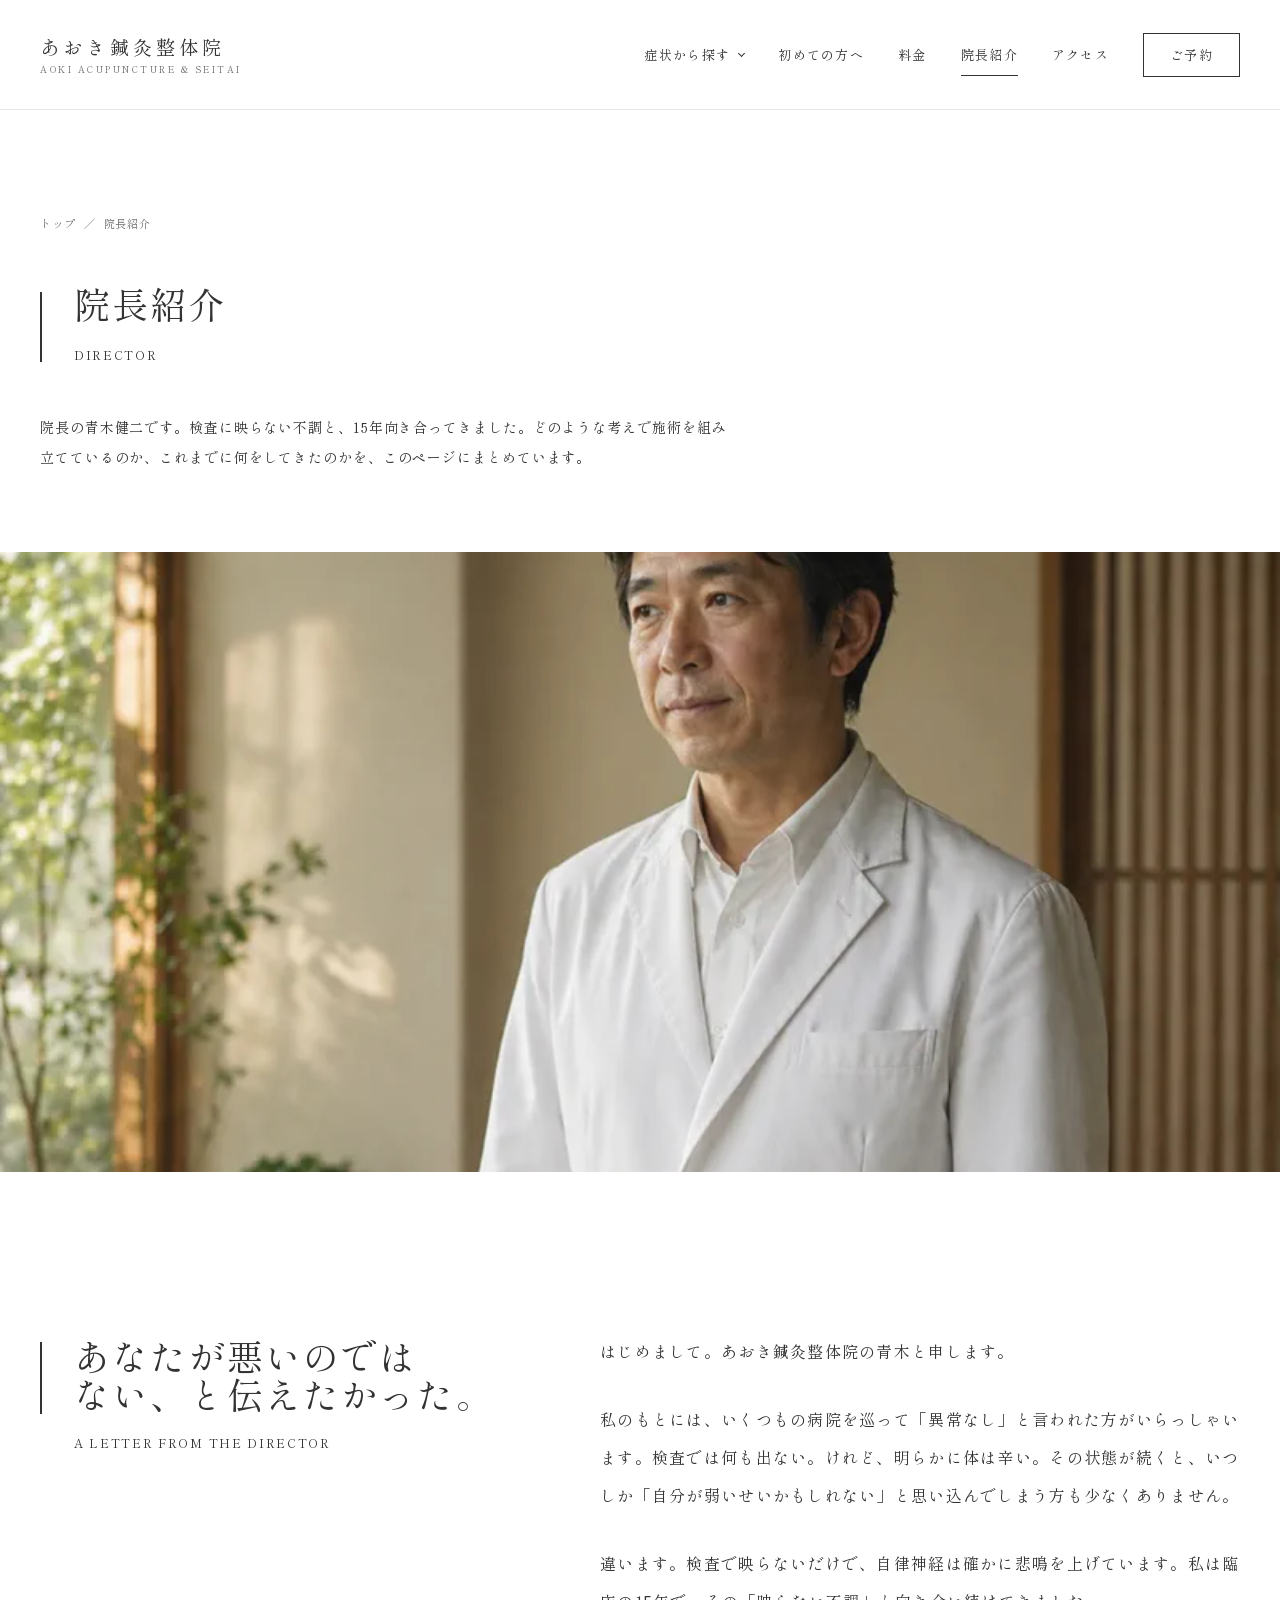
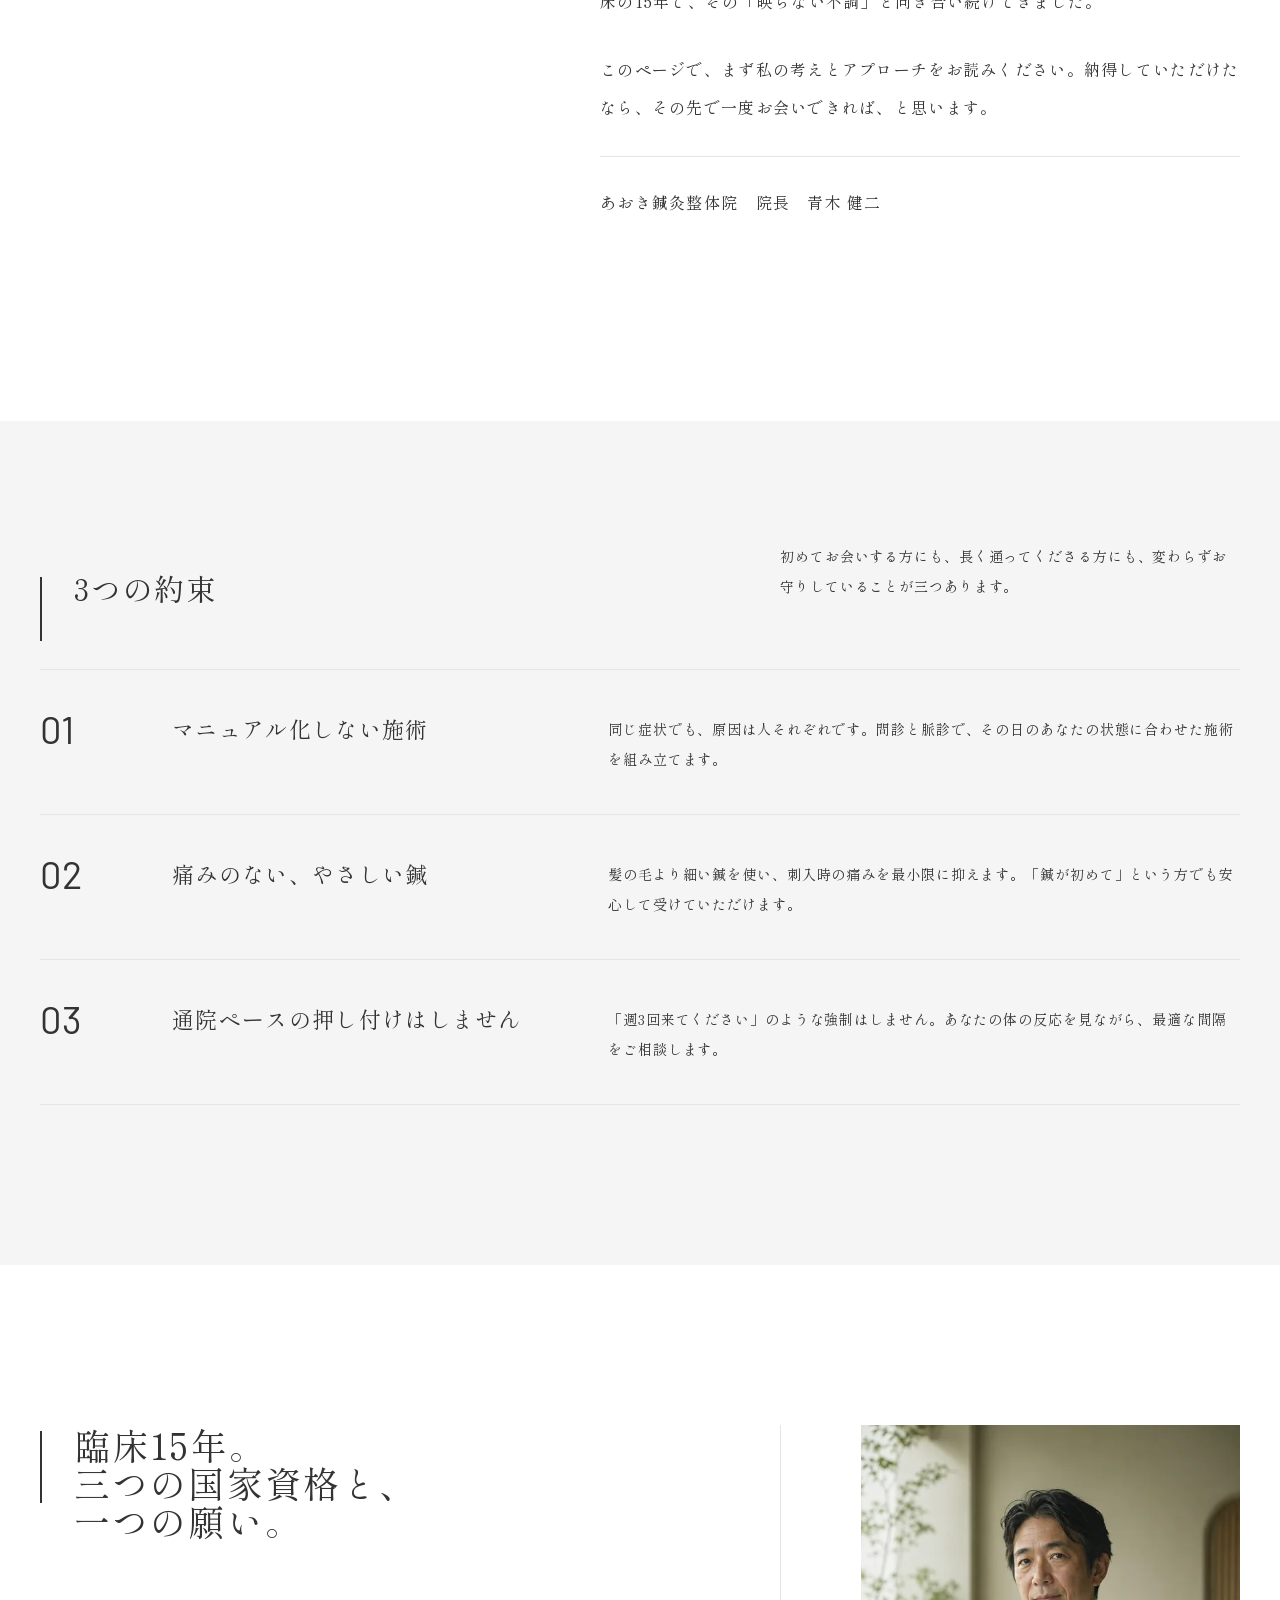
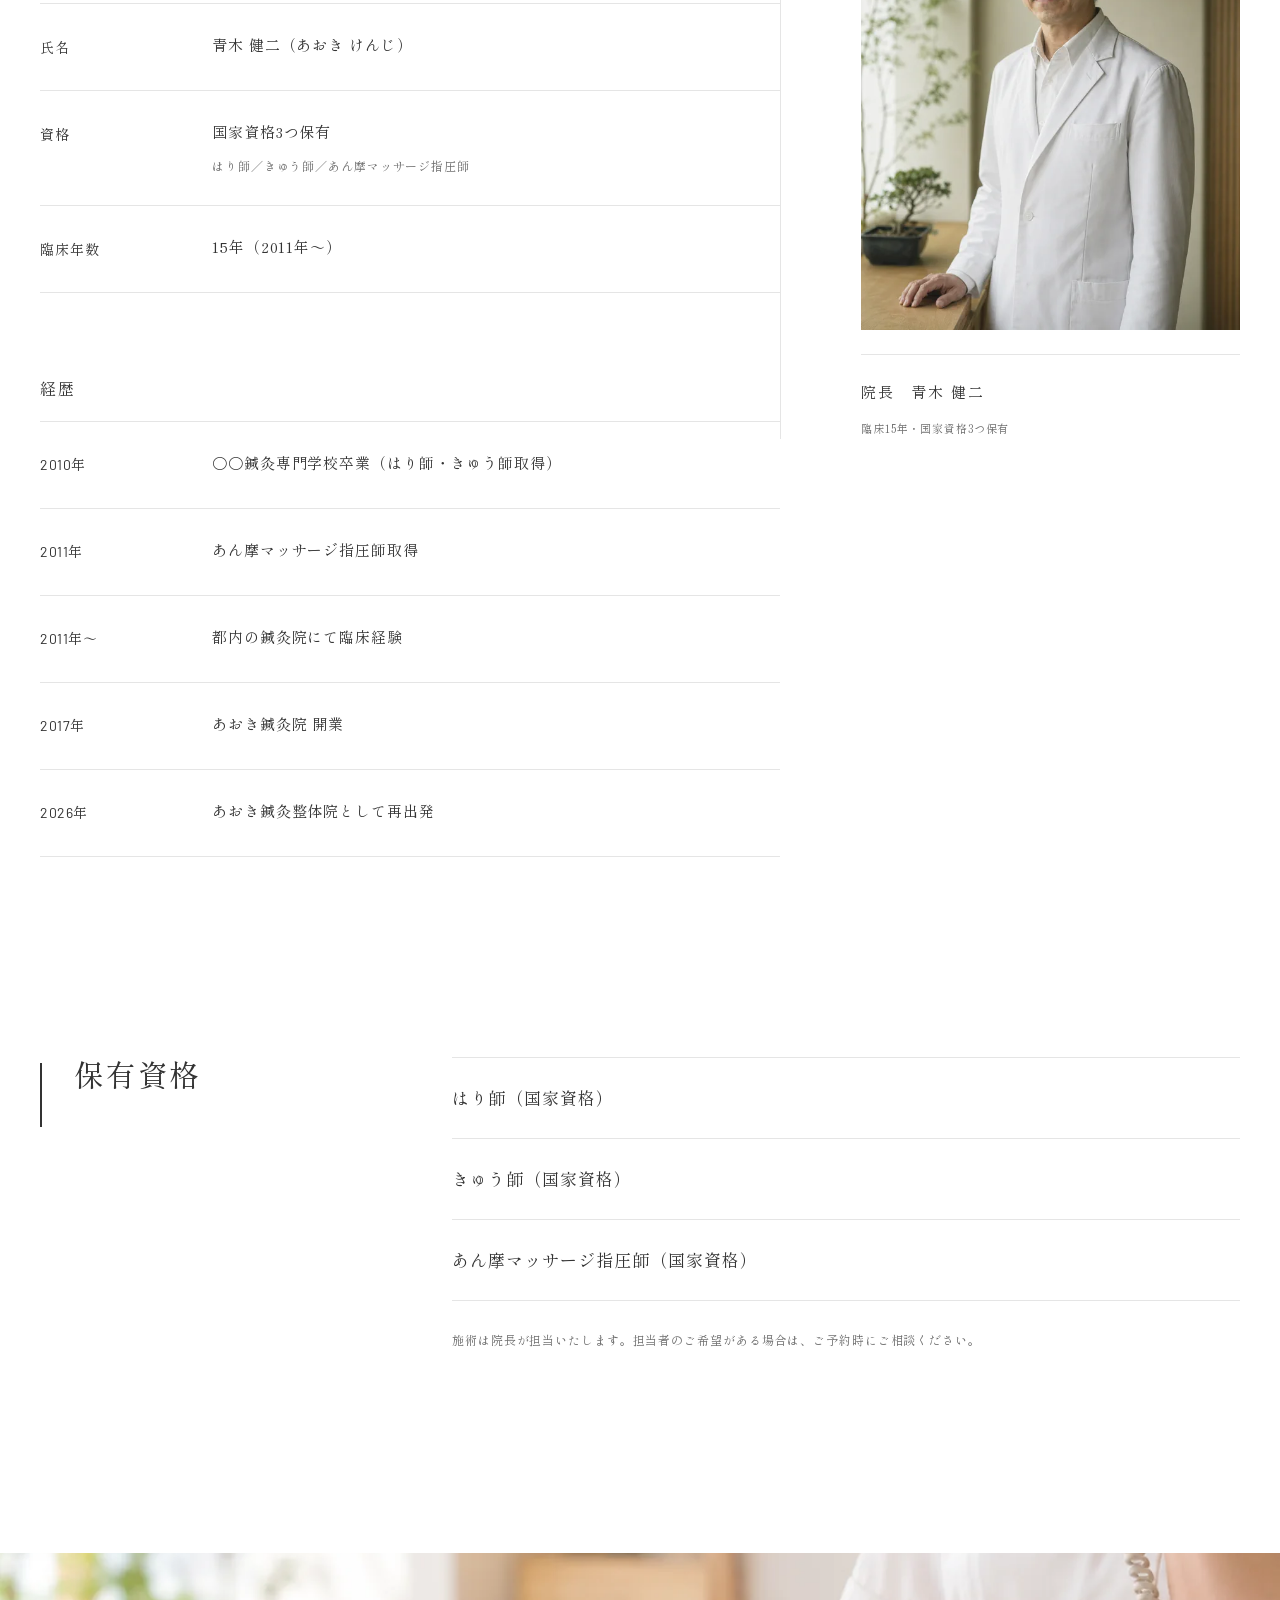
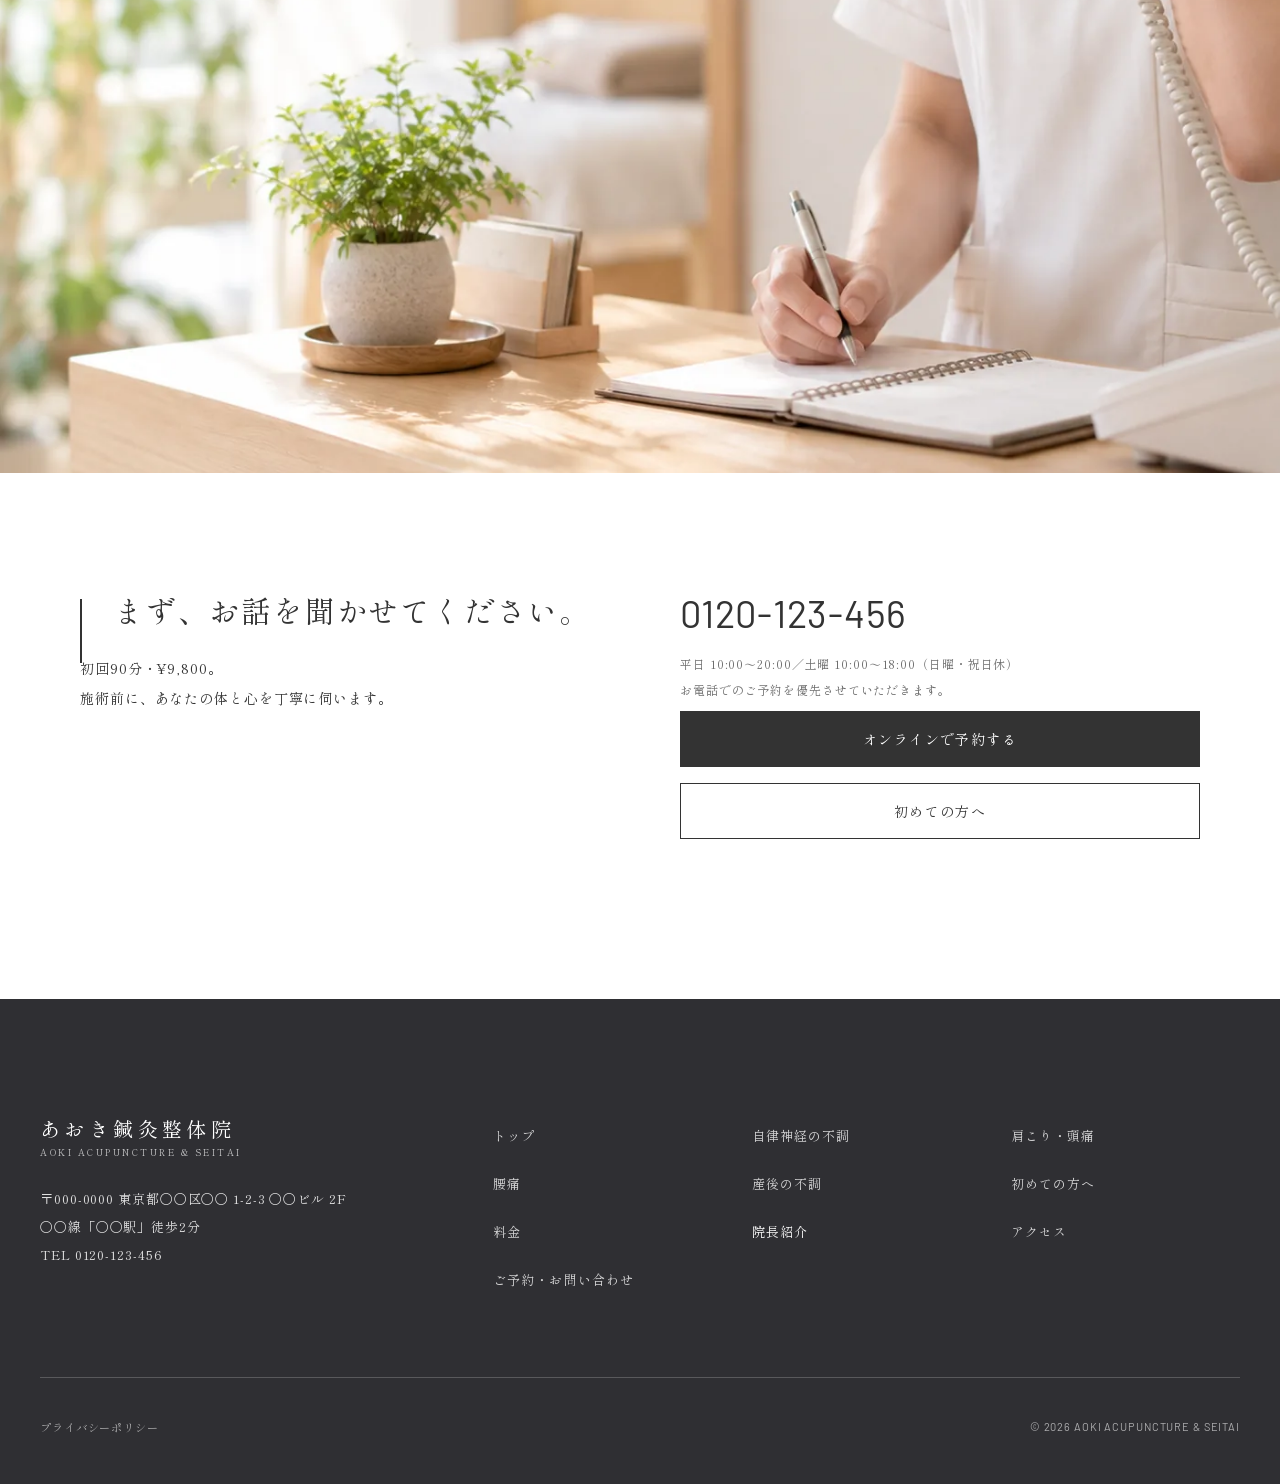
<file: director/index.html>
<!DOCTYPE html>
<html lang="ja">
<head>
<meta charset="UTF-8">
<meta name="viewport" content="width=device-width, initial-scale=1, viewport-fit=cover">
<title>院長紹介｜あおき鍼灸整体院</title>
<meta name="description" content="あおき鍼灸整体院 院長・青木健二からのご挨拶です。検査に映らない不調と向き合ってきた15年。施術における3つの約束と、経歴・保有資格をご紹介します。">
<meta name="theme-color" content="#2f2f33">
<link rel="canonical" href="https://sumiyakastudio.github.io/aoki-seitai/director/">
<meta property="og:site_name" content="あおき鍼灸整体院">
<meta property="og:type" content="article">
<meta property="og:title" content="院長紹介｜あおき鍼灸整体院">
<meta property="og:description" content="検査に映らない不調と向き合ってきた15年。院長・青木健二の考えと、3つの約束、経歴をご紹介します。">
<meta property="og:url" content="https://sumiyakastudio.github.io/aoki-seitai/director/">
<meta property="og:image" content="https://sumiyakastudio.github.io/aoki-seitai/img/ogp.jpg">
<meta name="twitter:card" content="summary_large_image">
<link rel="icon" href="../img/favicon.svg" type="image/svg+xml">
<link rel="apple-touch-icon" href="../img/apple-touch-icon.png">
<link rel="preconnect" href="https://fonts.googleapis.com">
<link rel="preconnect" href="https://fonts.gstatic.com" crossorigin>
<link href="https://fonts.googleapis.com/css2?family=Shippori+Mincho:wght@400;500&family=Noto+Serif+JP:wght@400&family=Barlow:wght@400;500&display=swap" rel="stylesheet">
<link rel="stylesheet" href="../css/base.css">
<link rel="stylesheet" href="../css/page-director.css">
<!-- 計測タグ（GA4/GTM）は受注後に有効化。ここに挿入する。 -->
<script type="application/ld+json">
{"@context":"https://schema.org","@type":"BreadcrumbList","itemListElement":[{"@type":"ListItem","position":1,"name":"トップ","item":"https://sumiyakastudio.github.io/aoki-seitai/"},{"@type":"ListItem","position":2,"name":"院長紹介","item":"https://sumiyakastudio.github.io/aoki-seitai/director/"}]}
</script>
</head>
<body>

<a class="u-skip" href="#main">本文へ移動</a>

<header class="l-header" id="header">
  <div class="l-header__inner">
    <a class="l-logo" href="../" aria-label="あおき鍼灸整体院 トップページ">
      <span class="l-logo__ja">あおき鍼灸整体院</span>
      <span class="l-logo__en">AOKI ACUPUNCTURE &amp; SEITAI</span>
    </a>
    <nav class="l-nav" aria-label="グローバルナビゲーション">
      <ul class="l-nav__list">
        <li class="l-nav__item has-sub">
          <button type="button" aria-expanded="false" aria-controls="nav-sub-symptoms">症状から探す</button>
          <ul class="l-nav__sub" id="nav-sub-symptoms">
            <li><a href="../symptoms/autonomic/">自律神経の不調</a></li>
            <li><a href="../symptoms/neck-shoulder/">肩こり・頭痛</a></li>
            <li><a href="../symptoms/lower-back/">腰痛</a></li>
            <li><a href="../symptoms/postpartum/">産後の不調</a></li>
          </ul>
        </li>
        <li class="l-nav__item"><a href="../first-visit/">初めての方へ</a></li>
        <li class="l-nav__item"><a href="../price/">料金</a></li>
        <li class="l-nav__item"><a href="../director/" aria-current="page">院長紹介</a></li>
        <li class="l-nav__item"><a href="../access/">アクセス</a></li>
      </ul>
    </nav>
    <a class="l-header__cta" href="../contact/">ご予約</a>
    <button class="l-menu-btn" type="button" aria-expanded="false" aria-controls="menu" aria-label="メニューを開閉"><span></span><span></span></button>
  </div>
</header>

<div class="l-menu" id="menu" aria-hidden="true">
  <ul class="l-menu__list">
    <li><span>症状から探す</span>
      <ul class="l-menu__sub">
        <li><a href="../symptoms/autonomic/">自律神経の不調</a></li>
        <li><a href="../symptoms/neck-shoulder/">肩こり・頭痛</a></li>
        <li><a href="../symptoms/lower-back/">腰痛</a></li>
        <li><a href="../symptoms/postpartum/">産後の不調</a></li>
      </ul>
    </li>
    <li><a href="../first-visit/">初めての方へ</a></li>
    <li><a href="../price/">料金</a></li>
    <li><a href="../director/" aria-current="page">院長紹介</a></li>
    <li><a href="../access/">アクセス</a></li>
    <li><a href="../contact/">ご予約・お問い合わせ</a></li>
  </ul>
  <div class="l-menu__foot">
    <a class="c-num" href="tel:0120123456" style="font-size:30px;letter-spacing:.02em;">0120-123-456</a>
    <p class="c-note">平日 10:00〜20:00／土曜 10:00〜18:00（日曜・祝日休）</p>
  </div>
</div>

<main id="main">

  <!-- ===== 見出し帯 ===== -->
  <div class="p-head">
    <div class="l-container">
      <nav aria-label="パンくずリスト">
        <ol class="c-breadcrumb">
          <li><a href="../">トップ</a></li>
          <li aria-current="page">院長紹介</li>
        </ol>
      </nav>
      <div class="p-head__inner">
        <h1 class="p-head__title">院長紹介</h1>
        <span class="p-head__en">Director</span>
      </div>
      <p class="p-head__lead">院長の青木健二です。検査に映らない不調と、15年向き合ってきました。どのような考えで施術を組み立てているのか、これまでに何をしてきたのかを、このページにまとめています。</p>
    </div>
    <div class="p-head__visual l-container--full" data-reveal>
      <img src="../img/director-large.webp" alt="施術室に立つ あおき鍼灸整体院 院長 青木 健二" width="800" height="1000" fetchpriority="high" decoding="async">
    </div>
  </div>

  <!-- ===== ① 院長からの手紙 ===== -->
  <section class="l-section p-letter" aria-labelledby="letter-t">
    <div class="l-container">
      <div class="p-letter__grid">
        <div class="p-letter__head" data-reveal>
          <h2 class="c-title c-title--lg" id="letter-t"><span class="c-title__ja">あなたが悪いのでは<br>ない、と伝えたかった。</span><span class="c-title__en">A Letter from the Director</span></h2>
        </div>
        <div class="p-letter__body" data-reveal>
          <p>はじめまして。あおき鍼灸整体院の青木と申します。</p>
          <p>私のもとには、いくつもの病院を巡って「異常なし」と言われた方がいらっしゃいます。検査では何も出ない。けれど、明らかに体は辛い。その状態が続くと、いつしか「自分が弱いせいかもしれない」と思い込んでしまう方も少なくありません。</p>
          <p>違います。検査で映らないだけで、自律神経は確かに悲鳴を上げています。私は臨床の15年で、その「映らない不調」と向き合い続けてきました。</p>
          <p>このページで、まず私の考えとアプローチをお読みください。納得していただけたなら、その先で一度お会いできれば、と思います。</p>
          <p class="p-letter__sign">あおき鍼灸整体院　院長　青木 健二</p>
        </div>
      </div>
    </div>
  </section>

  <!-- ===== ② 3つの約束 ===== -->
  <section class="l-band p-promise" aria-labelledby="promise-t">
    <div class="l-container">
      <div class="p-promise__head">
        <h2 class="c-title" id="promise-t" data-reveal><span class="c-title__ja">3つの約束</span></h2>
        <p class="c-lead" data-reveal>初めてお会いする方にも、長く通ってくださる方にも、変わらずお守りしていることが三つあります。</p>
      </div>
      <ol class="c-steps p-promise__list" data-reveal>
        <li class="c-steps__item">
          <div>
            <h3 class="c-steps__title">マニュアル化しない施術</h3>
            <p class="c-steps__text">同じ症状でも、原因は人それぞれです。問診と脈診で、その日のあなたの状態に合わせた施術を組み立てます。</p>
          </div>
        </li>
        <li class="c-steps__item">
          <div>
            <h3 class="c-steps__title">痛みのない、やさしい鍼</h3>
            <p class="c-steps__text">髪の毛より細い鍼を使い、刺入時の痛みを最小限に抑えます。「鍼が初めて」という方でも安心して受けていただけます。</p>
          </div>
        </li>
        <li class="c-steps__item">
          <div>
            <h3 class="c-steps__title">通院ペースの押し付けはしません</h3>
            <p class="c-steps__text">「週3回来てください」のような強制はしません。あなたの体の反応を見ながら、最適な間隔をご相談します。</p>
          </div>
        </li>
      </ol>
    </div>
  </section>

  <!-- ===== ③ プロフィール ===== -->
  <section class="l-section p-profile" aria-labelledby="profile-t">
    <div class="l-container">
      <div class="p-profile__grid">
        <div class="p-profile__main">
          <h2 class="c-title c-title--lg" id="profile-t" data-reveal><span class="c-title__ja">臨床15年。<br>三つの国家資格と、<br>一つの願い。</span></h2>
          <dl class="c-spec c-spec--narrow p-profile__spec" data-reveal>
            <div class="c-spec__row">
              <dt class="c-spec__key">氏名</dt>
              <dd class="c-spec__val">青木 健二（あおき けんじ）</dd>
            </div>
            <div class="c-spec__row">
              <dt class="c-spec__key">資格</dt>
              <dd class="c-spec__val">国家資格3つ保有<p class="c-note">はり師／きゅう師／あん摩マッサージ指圧師</p></dd>
            </div>
            <div class="c-spec__row">
              <dt class="c-spec__key">臨床年数</dt>
              <dd class="c-spec__val">15年（2011年〜）</dd>
            </div>
          </dl>
          <h3 class="c-h4 p-profile__sub" data-reveal>経歴</h3>
          <dl class="c-spec c-spec--narrow p-profile__hist" data-reveal>
            <div class="c-spec__row">
              <dt class="c-spec__key">2010年</dt>
              <dd class="c-spec__val">○○鍼灸専門学校卒業（はり師・きゅう師取得）</dd>
            </div>
            <div class="c-spec__row">
              <dt class="c-spec__key">2011年</dt>
              <dd class="c-spec__val">あん摩マッサージ指圧師取得</dd>
            </div>
            <div class="c-spec__row">
              <dt class="c-spec__key">2011年〜</dt>
              <dd class="c-spec__val">都内の鍼灸院にて臨床経験</dd>
            </div>
            <div class="c-spec__row">
              <dt class="c-spec__key">2017年</dt>
              <dd class="c-spec__val">あおき鍼灸院 開業</dd>
            </div>
            <div class="c-spec__row">
              <dt class="c-spec__key">2026年</dt>
              <dd class="c-spec__val">あおき鍼灸整体院として再出発</dd>
            </div>
          </dl>
        </div>
        <div class="p-profile__aside" data-reveal>
          <img src="../img/director-portrait.webp" alt="院長 青木 健二のポートレート" width="600" height="800" loading="lazy" decoding="async">
          <p class="p-profile__name">院長　青木 健二</p>
          <p class="c-cap">臨床15年・国家資格3つ保有</p>
        </div>
      </div>
    </div>
  </section>

  <!-- ===== ④ 保有資格 ===== -->
  <section class="l-section p-license" aria-labelledby="license-t">
    <div class="l-container">
      <div class="p-license__grid">
        <h2 class="c-title" id="license-t" data-reveal><span class="c-title__ja">保有資格</span></h2>
        <div data-reveal>
          <ul class="p-license__list">
            <li>はり師（国家資格）</li>
            <li>きゅう師（国家資格）</li>
            <li>あん摩マッサージ指圧師（国家資格）</li>
          </ul>
          <p class="c-note p-license__note">施術は院長が担当いたします。担当者のご希望がある場合は、ご予約時にご相談ください。</p>
        </div>
      </div>
    </div>
  </section>

</main>

<!-- ===== ご予約 ===== -->
<section class="l-cta" aria-labelledby="cta-t">
  <div class="l-cta__visual"><img src="../img/reception.webp" alt="受付で電話に応対するスタッフ" width="1400" height="1208" loading="lazy" decoding="async"></div>
  <div class="l-cta__body">
    <div class="l-cta__grid">
      <div data-reveal>
        <h2 class="c-title" id="cta-t"><span class="c-title__ja">まず、お話を<br class="br-sp">聞かせてください。</span></h2>
        <p class="c-title__lead">初回90分・¥9,800。<br>施術前に、あなたの体と心を丁寧に伺います。</p>
      </div>
      <div data-reveal>
        <a class="l-cta__tel" href="tel:0120123456">0120-123-456</a>
        <p class="l-cta__hours">平日 10:00〜20:00／土曜 10:00〜18:00（日曜・祝日休）<br>お電話でのご予約を優先させていただきます。</p>
        <div class="l-cta__btns u-mt-4">
          <a class="c-btn c-btn--fill" href="../contact/">オンラインで予約する</a>
          <a class="c-btn" href="../first-visit/">初めての方へ</a>
        </div>
      </div>
    </div>
  </div>
</section>

<footer class="l-footer">
  <div class="l-footer__inner">
    <div class="l-footer__top">
      <div>
        <a class="l-logo l-footer__logo" href="../" aria-label="あおき鍼灸整体院 トップページ">
          <span class="l-logo__ja">あおき鍼灸整体院</span>
          <span class="l-logo__en">AOKI ACUPUNCTURE &amp; SEITAI</span>
        </a>
        <address class="l-footer__addr">〒000-0000 東京都○○区○○ 1-2-3 ○○ビル 2F<br>○○線「○○駅」徒歩2分<br>TEL 0120-123-456</address>
      </div>
      <nav class="l-footer__nav" aria-label="フッターナビゲーション">
        <a href="../">トップ</a>
        <a href="../symptoms/autonomic/">自律神経の不調</a>
        <a href="../symptoms/neck-shoulder/">肩こり・頭痛</a>
        <a href="../symptoms/lower-back/">腰痛</a>
        <a href="../symptoms/postpartum/">産後の不調</a>
        <a href="../first-visit/">初めての方へ</a>
        <a href="../price/">料金</a>
        <a href="../director/" aria-current="page">院長紹介</a>
        <a href="../access/">アクセス</a>
        <a href="../contact/">ご予約・お問い合わせ</a>
      </nav>
    </div>
    <div class="l-footer__bottom">
      <a href="../privacy/">プライバシーポリシー</a>
      <span class="l-footer__copy">© 2026 AOKI ACUPUNCTURE &amp; SEITAI</span>
    </div>
  </div>
</footer>

<nav class="l-spbar" aria-label="ご予約ショートカット">
  <a href="tel:0120123456">お電話</a>
  <a class="is-fill" href="../contact/">ご予約</a>
</nav>

<script src="../js/main.js" defer></script>
</body>
</html>
</file>
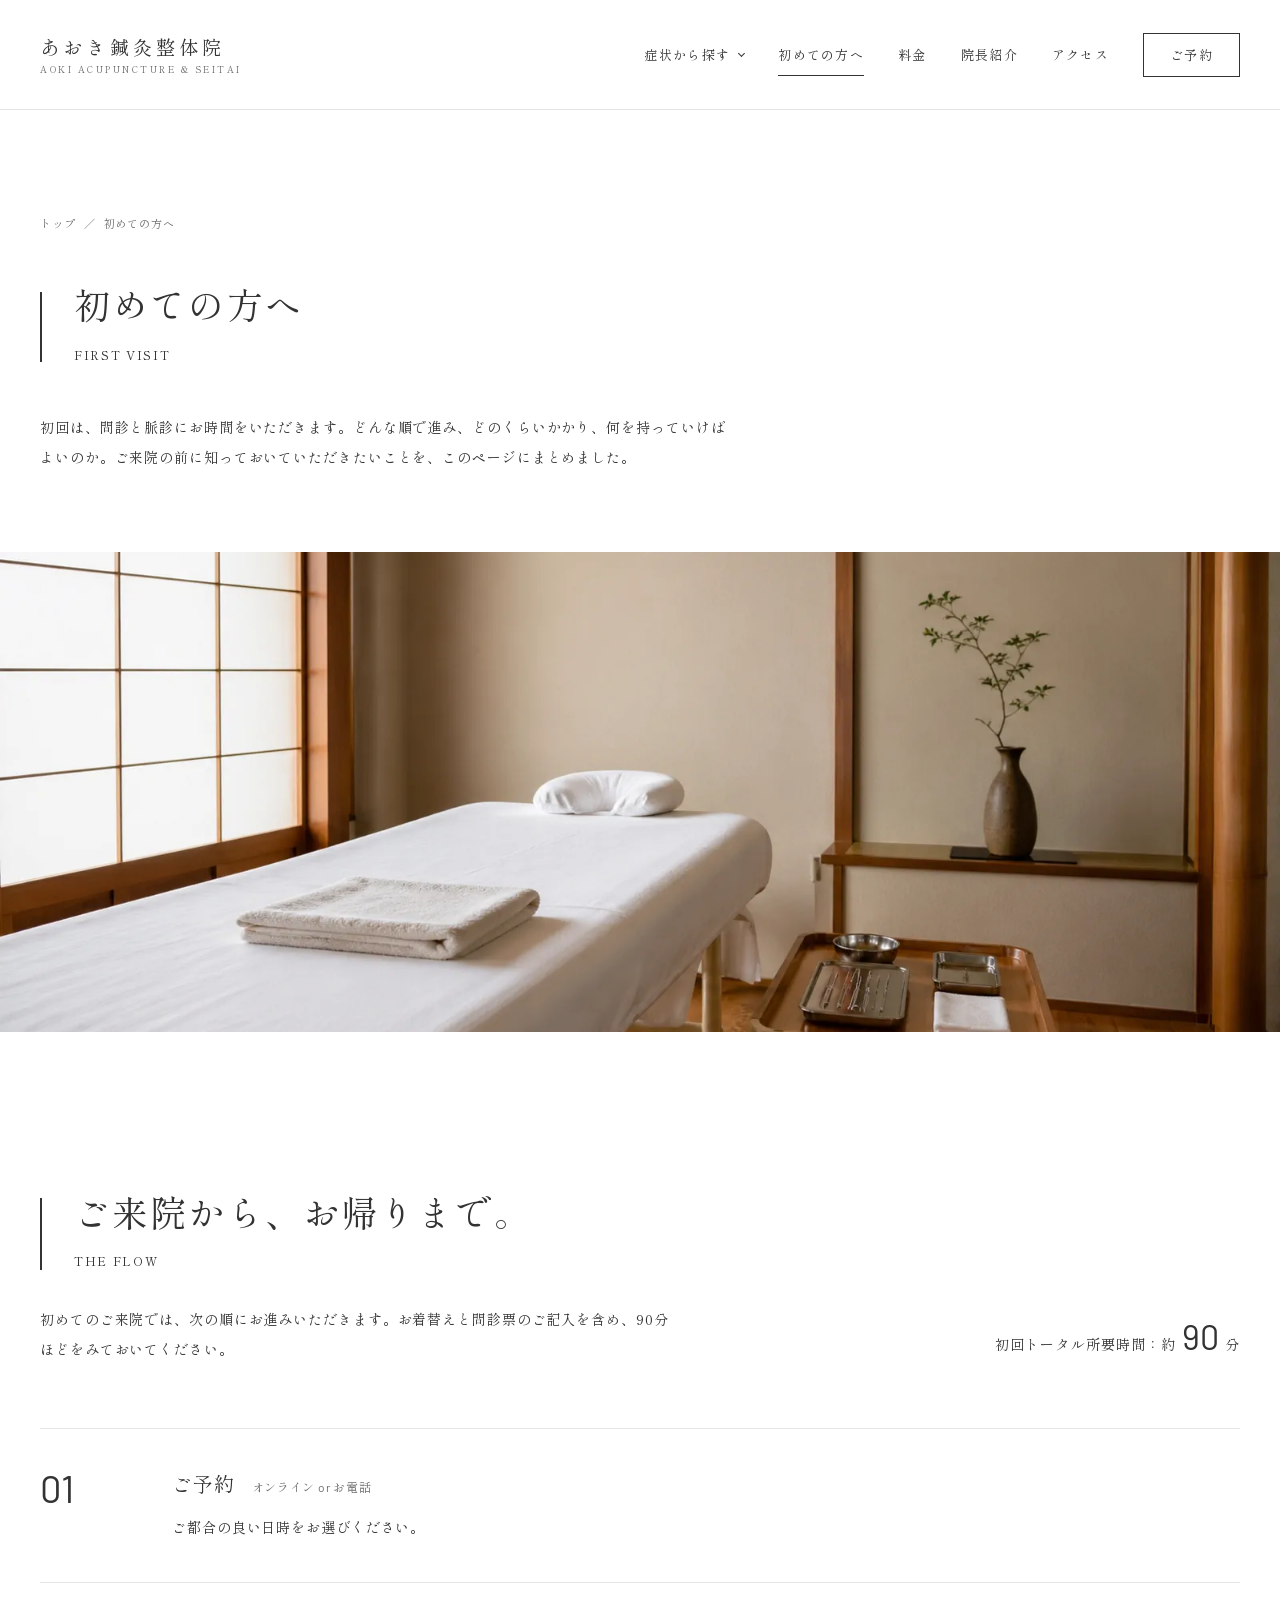
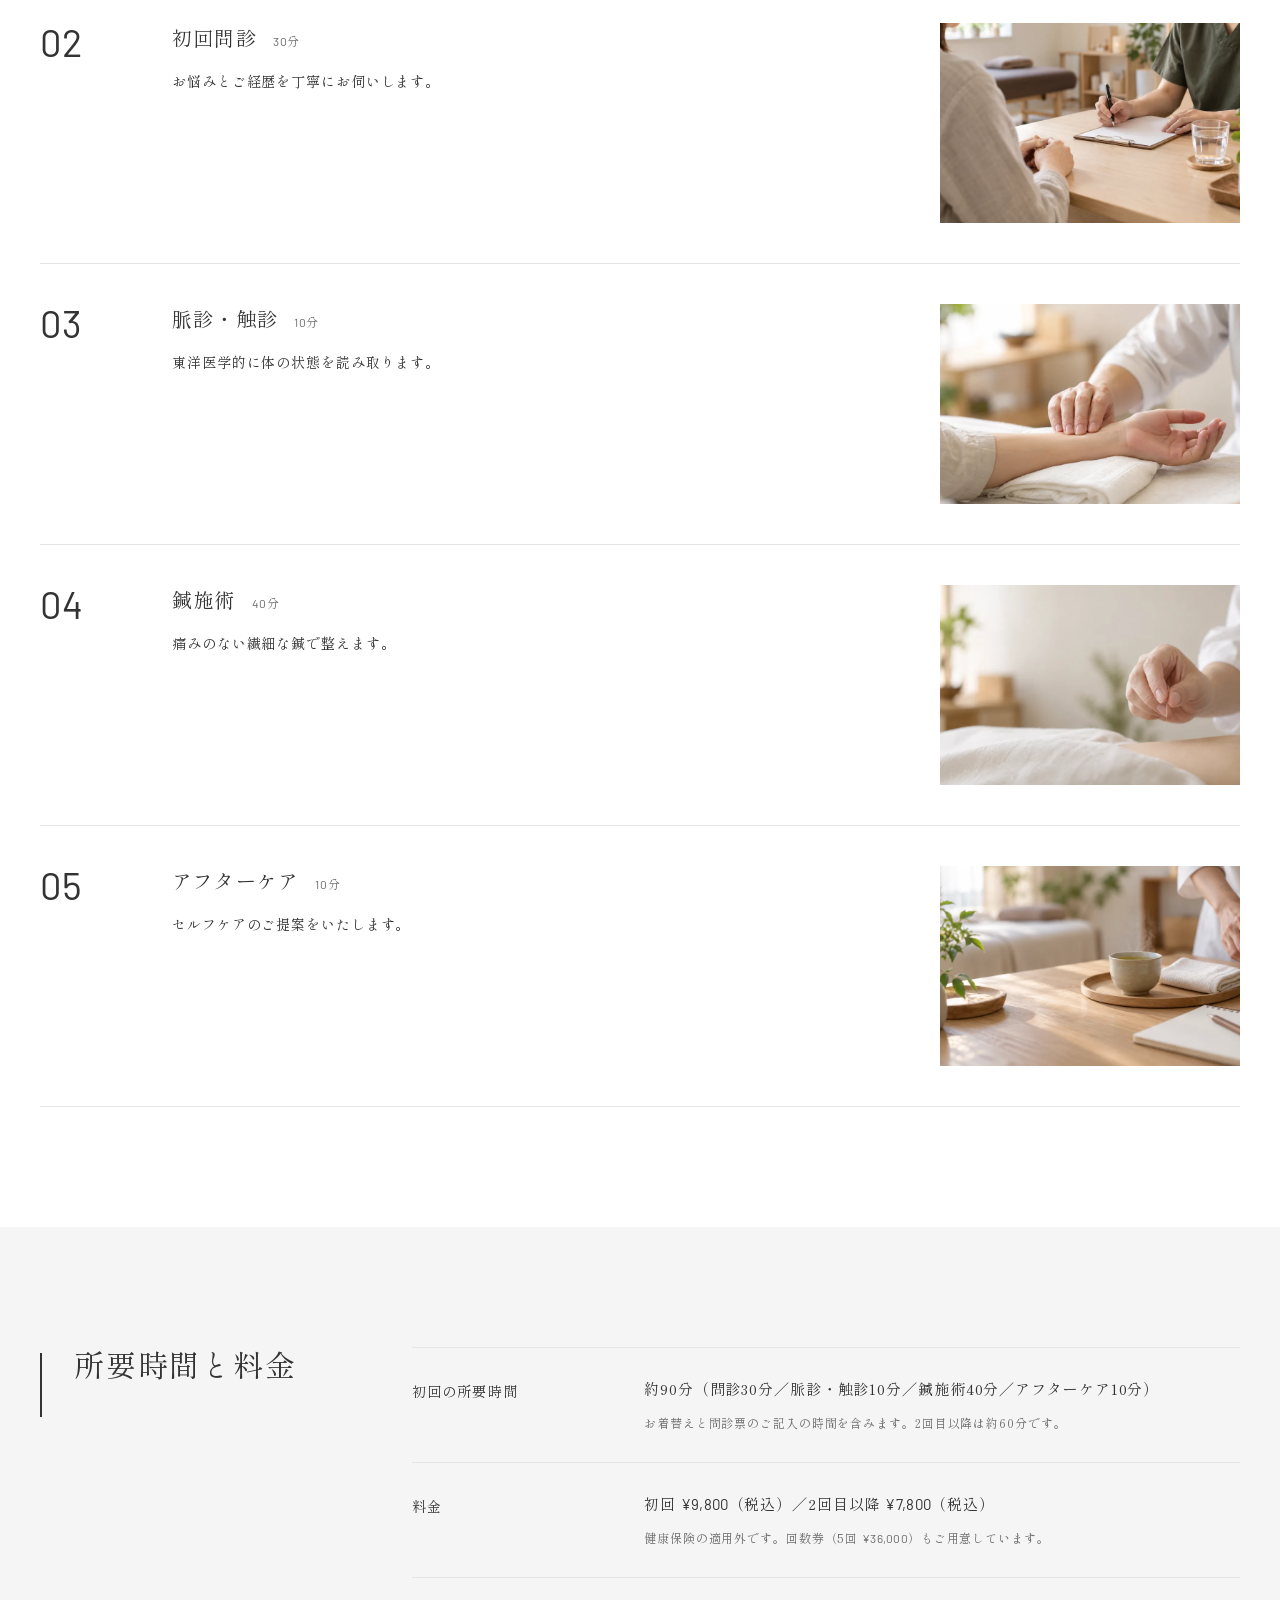
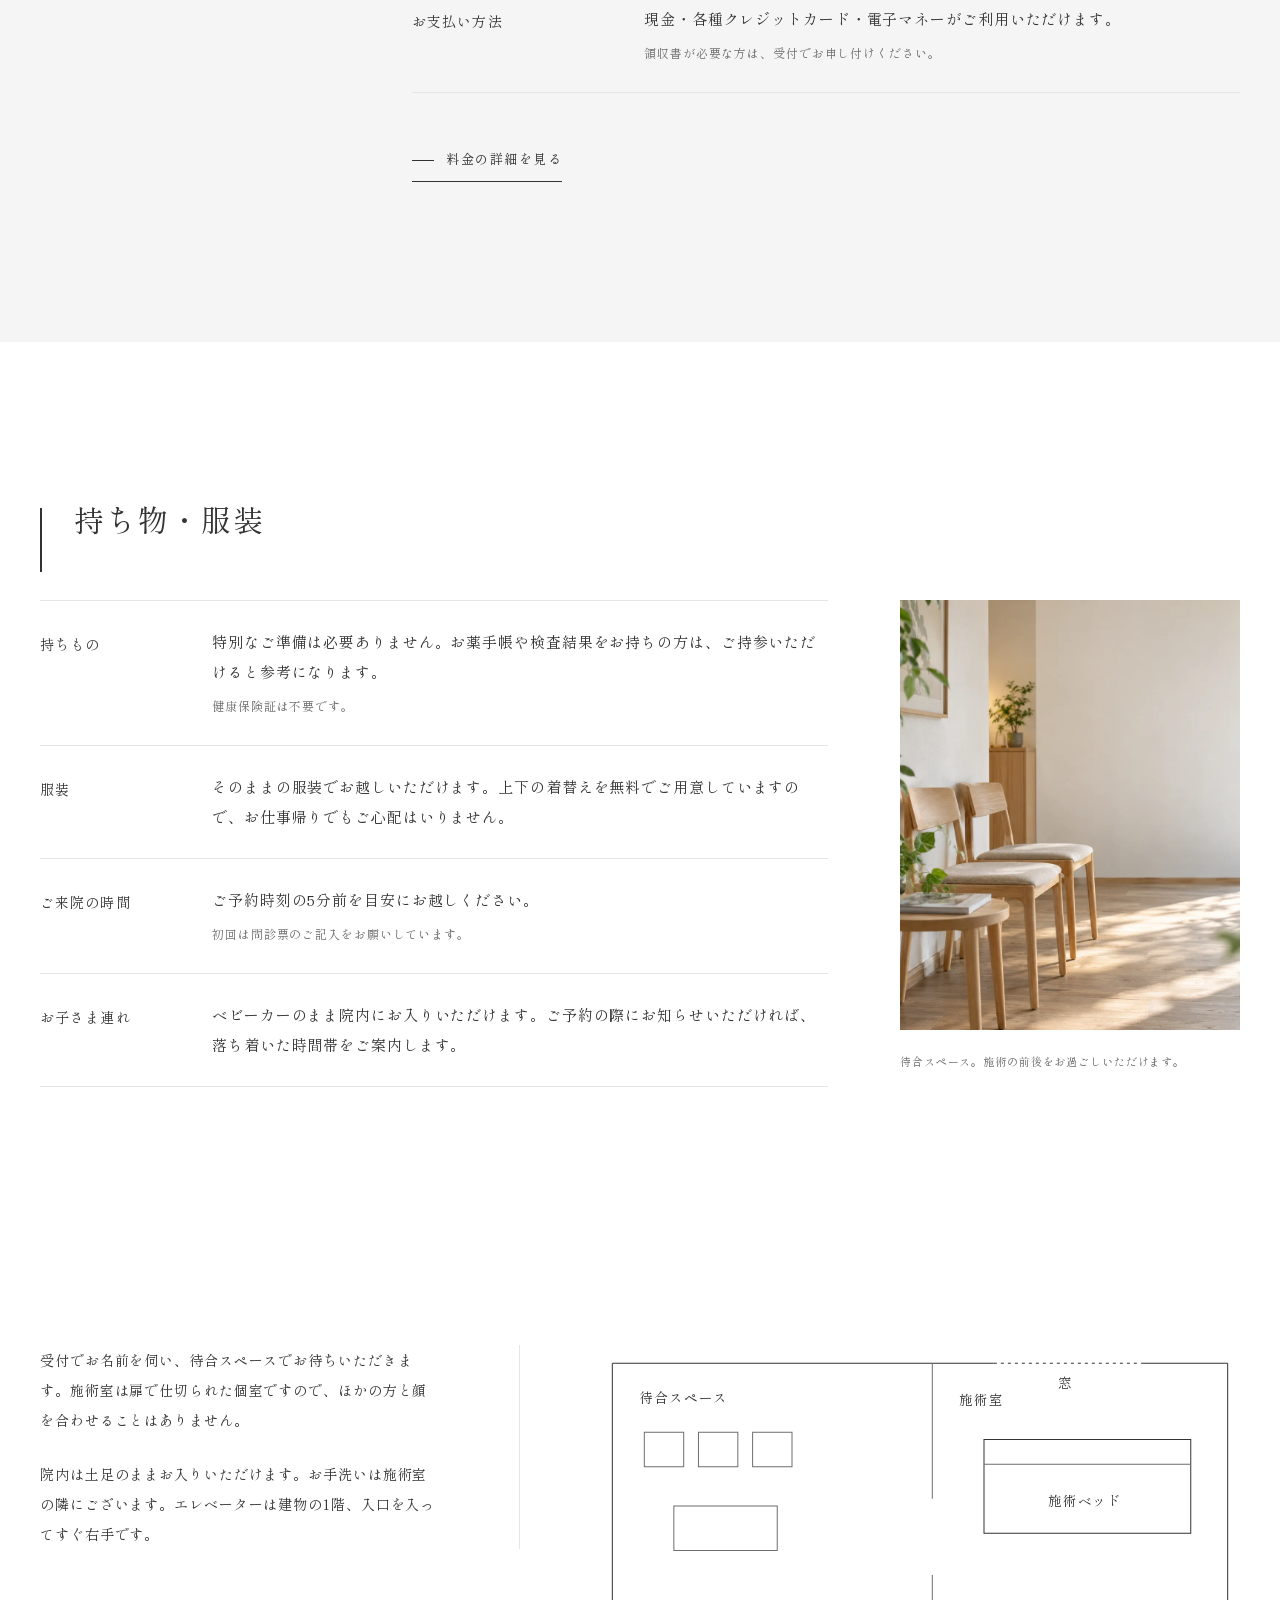
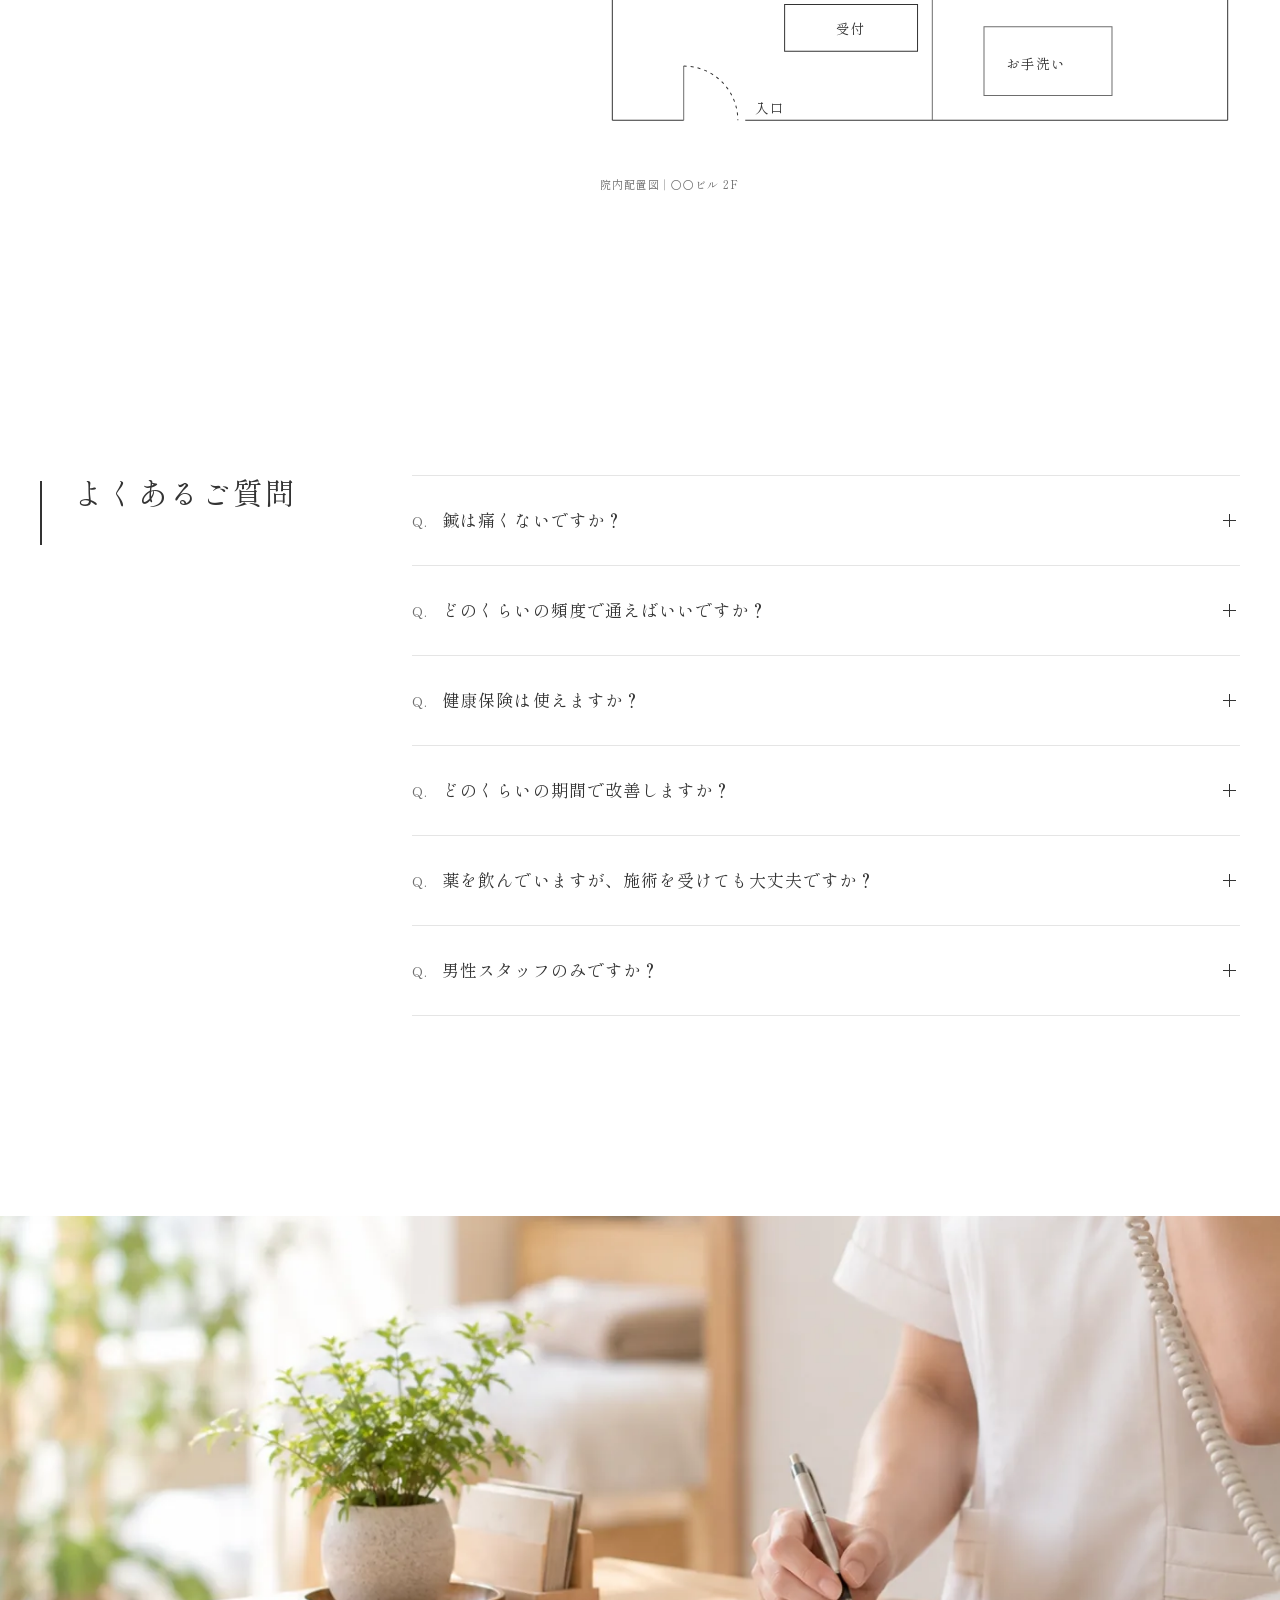
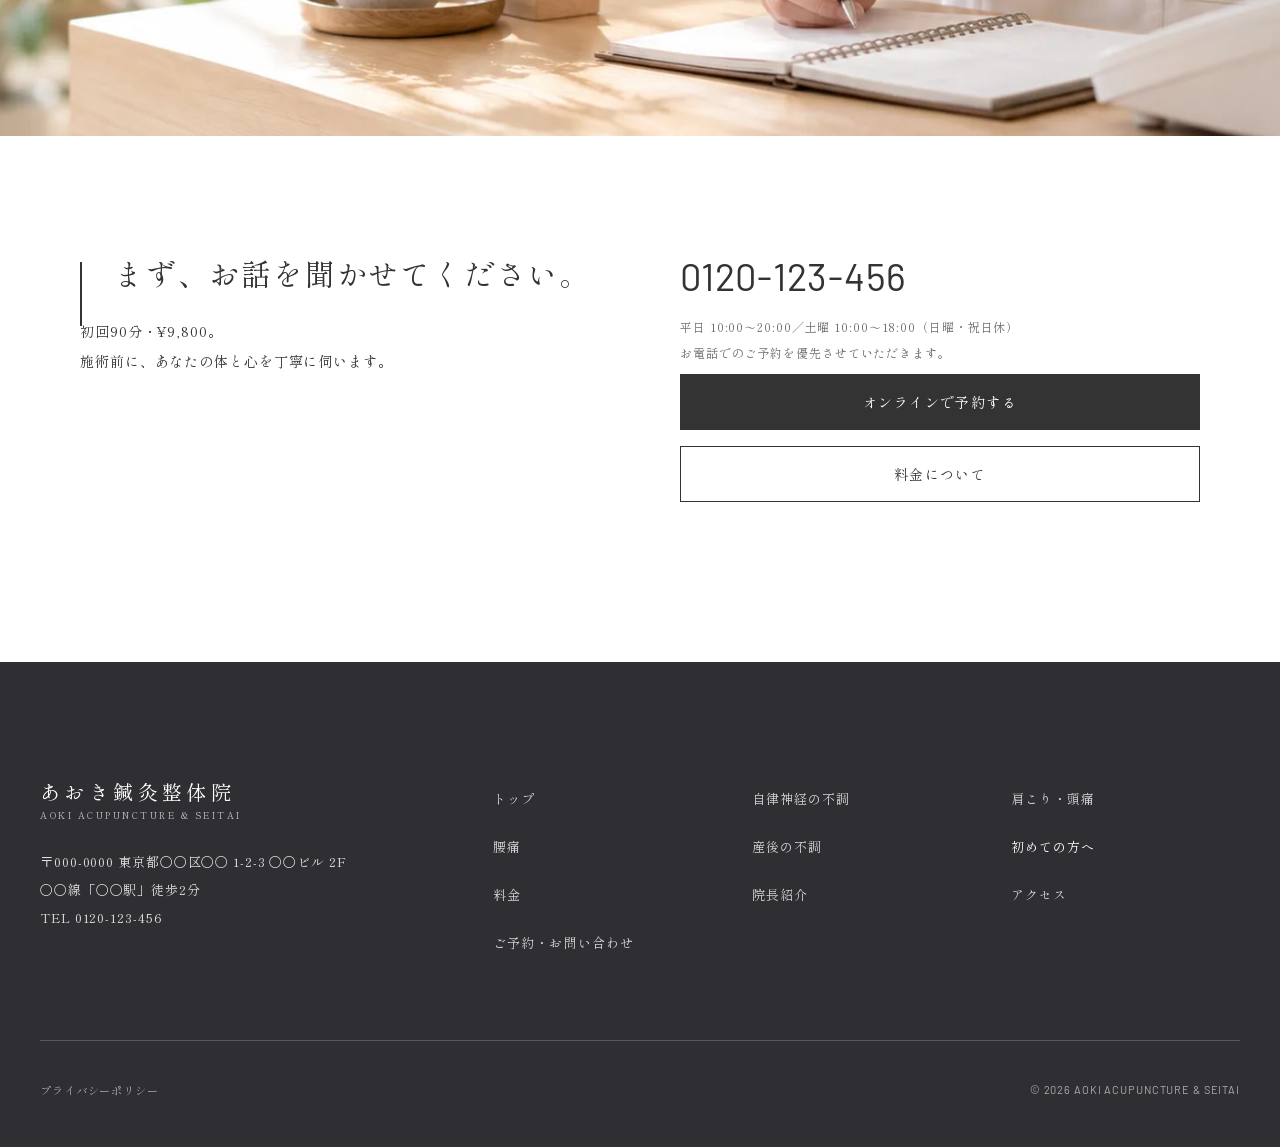
<file: first-visit/index.html>
<!DOCTYPE html>
<html lang="ja">
<head>
<meta charset="UTF-8">
<meta name="viewport" content="width=device-width, initial-scale=1, viewport-fit=cover">
<title>初めての方へ｜あおき鍼灸整体院</title>
<meta name="description" content="初めてご来院いただく方へ。ご予約から施術後のご説明まで、初回はおよそ90分です。当日の流れ、所要時間と料金、持ち物・服装、院内のご案内、よくあるご質問をまとめました。東京・○○の自律神経専門鍼灸整体院。">
<meta name="theme-color" content="#2f2f33">
<link rel="canonical" href="https://sumiyakastudio.github.io/aoki-seitai/first-visit/">
<meta property="og:site_name" content="あおき鍼灸整体院">
<meta property="og:type" content="article">
<meta property="og:title" content="初めての方へ｜あおき鍼灸整体院">
<meta property="og:description" content="ご予約から施術後のご説明まで、初回はおよそ90分。当日の流れ・料金・持ち物・院内のご案内をまとめました。">
<meta property="og:url" content="https://sumiyakastudio.github.io/aoki-seitai/first-visit/">
<meta property="og:image" content="https://sumiyakastudio.github.io/aoki-seitai/img/ogp.jpg">
<meta name="twitter:card" content="summary_large_image">
<link rel="icon" href="../img/favicon.svg" type="image/svg+xml">
<link rel="apple-touch-icon" href="../img/apple-touch-icon.png">
<link rel="preconnect" href="https://fonts.googleapis.com">
<link rel="preconnect" href="https://fonts.gstatic.com" crossorigin>
<link href="https://fonts.googleapis.com/css2?family=Shippori+Mincho:wght@400;500&family=Noto+Serif+JP:wght@400&family=Barlow:wght@400;500&display=swap" rel="stylesheet">
<link rel="stylesheet" href="../css/base.css">
<link rel="stylesheet" href="../css/page-first-visit.css">
<!-- 計測タグ（GA4/GTM）は受注後に有効化。ここに挿入する。 -->
<script type="application/ld+json">
{"@context":"https://schema.org","@type":"BreadcrumbList","itemListElement":[{"@type":"ListItem","position":1,"name":"トップ","item":"https://sumiyakastudio.github.io/aoki-seitai/"},{"@type":"ListItem","position":2,"name":"初めての方へ","item":"https://sumiyakastudio.github.io/aoki-seitai/first-visit/"}]}
</script>
</head>
<body>

<a class="u-skip" href="#main">本文へ移動</a>

<header class="l-header" id="header">
  <div class="l-header__inner">
    <a class="l-logo" href="../" aria-label="あおき鍼灸整体院 トップページ">
      <span class="l-logo__ja">あおき鍼灸整体院</span>
      <span class="l-logo__en">AOKI ACUPUNCTURE &amp; SEITAI</span>
    </a>
    <nav class="l-nav" aria-label="グローバルナビゲーション">
      <ul class="l-nav__list">
        <li class="l-nav__item has-sub">
          <button type="button" aria-expanded="false" aria-controls="nav-sub-symptoms">症状から探す</button>
          <ul class="l-nav__sub" id="nav-sub-symptoms">
            <li><a href="../symptoms/autonomic/">自律神経の不調</a></li>
            <li><a href="../symptoms/neck-shoulder/">肩こり・頭痛</a></li>
            <li><a href="../symptoms/lower-back/">腰痛</a></li>
            <li><a href="../symptoms/postpartum/">産後の不調</a></li>
          </ul>
        </li>
        <li class="l-nav__item"><a href="../first-visit/" aria-current="page">初めての方へ</a></li>
        <li class="l-nav__item"><a href="../price/">料金</a></li>
        <li class="l-nav__item"><a href="../director/">院長紹介</a></li>
        <li class="l-nav__item"><a href="../access/">アクセス</a></li>
      </ul>
    </nav>
    <a class="l-header__cta" href="../contact/">ご予約</a>
    <button class="l-menu-btn" type="button" aria-expanded="false" aria-controls="menu" aria-label="メニューを開閉"><span></span><span></span></button>
  </div>
</header>

<div class="l-menu" id="menu" aria-hidden="true">
  <ul class="l-menu__list">
    <li><span>症状から探す</span>
      <ul class="l-menu__sub">
        <li><a href="../symptoms/autonomic/">自律神経の不調</a></li>
        <li><a href="../symptoms/neck-shoulder/">肩こり・頭痛</a></li>
        <li><a href="../symptoms/lower-back/">腰痛</a></li>
        <li><a href="../symptoms/postpartum/">産後の不調</a></li>
      </ul>
    </li>
    <li><a href="../first-visit/" aria-current="page">初めての方へ</a></li>
    <li><a href="../price/">料金</a></li>
    <li><a href="../director/">院長紹介</a></li>
    <li><a href="../access/">アクセス</a></li>
    <li><a href="../contact/">ご予約・お問い合わせ</a></li>
  </ul>
  <div class="l-menu__foot">
    <a class="c-num" href="tel:0120123456" style="font-size:30px;letter-spacing:.02em;">0120-123-456</a>
    <p class="c-note">平日 10:00〜20:00／土曜 10:00〜18:00（日曜・祝日休）</p>
  </div>
</div>

<main id="main">

  <!-- ===== ページ見出し ===== -->
  <section class="p-head">
    <div class="l-container">
      <nav aria-label="パンくずリスト">
        <ol class="c-breadcrumb">
          <li><a href="../">トップ</a></li>
          <li>初めての方へ</li>
        </ol>
      </nav>
      <div class="p-head__inner">
        <h1 class="p-head__title">初めての方へ</h1>
        <span class="p-head__en">First Visit</span>
      </div>
      <p class="p-head__lead">初回は、問診と脈診にお時間をいただきます。どんな順で進み、どのくらいかかり、何を持っていけばよいのか。ご来院の前に知っておいていただきたいことを、このページにまとめました。</p>
    </div>
    <div class="l-container--full p-head__visual p-fv-visual">
      <img src="../img/interior.webp" alt="窓から光が入る、あおき鍼灸整体院の施術スペース" width="1600" height="900" fetchpriority="high" decoding="async">
    </div>
  </section>

  <!-- ===== ① 当日の流れ ===== -->
  <section class="l-section p-fv-flow" aria-labelledby="fv-flow-t">
    <div class="l-container">
      <div class="p-fv-flow__head">
        <div data-reveal>
          <h2 class="c-title c-title--lg" id="fv-flow-t"><span class="c-title__ja">ご来院から、<br class="br-sp">お帰りまで。</span><span class="c-title__en">The Flow</span></h2>
          <p class="c-lead p-fv-flow__lead">初めてのご来院では、次の順にお進みいただきます。お着替えと問診票のご記入を含め、90分ほどをみておいてください。</p>
        </div>
        <p class="p-fv-flow__total" data-reveal>初回トータル所要時間：約<strong class="c-num">90</strong>分</p>
      </div>
      <ol class="c-steps c-steps--media" data-reveal>
        <li class="c-steps__item">
          <div>
            <h3 class="c-steps__title">ご予約<span class="c-steps__time">オンライン or お電話</span></h3>
            <p class="c-steps__text">ご都合の良い日時をお選びください。</p>
          </div>
        </li>
        <li class="c-steps__item">
          <div>
            <h3 class="c-steps__title">初回問診<span class="c-steps__time">30分</span></h3>
            <p class="c-steps__text">お悩みとご経歴を丁寧にお伺いします。</p>
          </div>
          <img src="../img/flow-01.webp" alt="机越しに問診票を挟んで話を聞く施術者の手元" width="840" height="632" loading="lazy" decoding="async">
        </li>
        <li class="c-steps__item">
          <div>
            <h3 class="c-steps__title">脈診・触診<span class="c-steps__time">10分</span></h3>
            <p class="c-steps__text">東洋医学的に体の状態を読み取ります。</p>
          </div>
          <img src="../img/flow-02.webp" alt="手首に指を当てて脈を診る施術者の手元" width="840" height="632" loading="lazy" decoding="async">
        </li>
        <li class="c-steps__item">
          <div>
            <h3 class="c-steps__title">鍼施術<span class="c-steps__time">40分</span></h3>
            <p class="c-steps__text">痛みのない繊細な鍼で整えます。</p>
          </div>
          <img src="../img/flow-03.webp" alt="髪の毛ほどの細さの鍼を指先に持つ施術者" width="840" height="632" loading="lazy" decoding="async">
        </li>
        <li class="c-steps__item">
          <div>
            <h3 class="c-steps__title">アフターケア<span class="c-steps__time">10分</span></h3>
            <p class="c-steps__text">セルフケアのご提案をいたします。</p>
          </div>
          <img src="../img/flow-04.webp" alt="施術後にお出しする温かいお茶と養生のメモ" width="840" height="632" loading="lazy" decoding="async">
        </li>
      </ol>
    </div>
  </section>

  <!-- ===== ② 所要時間と料金 ===== -->
  <section class="l-band p-fv-outline" aria-labelledby="fv-outline-t">
    <div class="l-container">
      <div class="p-fv-outline__grid">
        <div data-reveal>
          <h2 class="c-title" id="fv-outline-t"><span class="c-title__ja">所要時間と料金</span></h2>
        </div>
        <div data-reveal>
          <dl class="c-spec">
            <div class="c-spec__row">
              <dt class="c-spec__key">初回の所要時間</dt>
              <dd class="c-spec__val">約90分（問診30分／脈診・触診10分／鍼施術40分／アフターケア10分）
                <p class="c-note">お着替えと問診票のご記入の時間を含みます。2回目以降は約60分です。</p>
              </dd>
            </div>
            <div class="c-spec__row">
              <dt class="c-spec__key">料金</dt>
              <dd class="c-spec__val">初回 <span class="c-num">¥9,800</span>（税込）／2回目以降 <span class="c-num">¥7,800</span>（税込）
                <p class="c-note">健康保険の適用外です。回数券（5回 <span class="c-num">¥36,000</span>）もご用意しています。</p>
              </dd>
            </div>
            <div class="c-spec__row">
              <dt class="c-spec__key">お支払い方法</dt>
              <dd class="c-spec__val">現金・各種クレジットカード・電子マネーがご利用いただけます。
                <p class="c-note">領収書が必要な方は、受付でお申し付けください。</p>
              </dd>
            </div>
          </dl>
          <p class="u-mt-5"><a class="c-link c-link--arrow" href="../price/">料金の詳細を見る</a></p>
        </div>
      </div>
    </div>
  </section>

  <!-- ===== ③ 持ち物・服装 ===== -->
  <section class="l-section p-fv-bring" aria-labelledby="fv-bring-t">
    <div class="l-container">
      <h2 class="c-title" id="fv-bring-t" data-reveal><span class="c-title__ja">持ち物・服装</span></h2>
      <div class="p-fv-bring__body">
        <dl class="c-spec c-spec--narrow" data-reveal>
          <div class="c-spec__row">
            <dt class="c-spec__key">持ちもの</dt>
            <dd class="c-spec__val">特別なご準備は必要ありません。お薬手帳や検査結果をお持ちの方は、ご持参いただけると参考になります。
              <p class="c-note">健康保険証は不要です。</p>
            </dd>
          </div>
          <div class="c-spec__row">
            <dt class="c-spec__key">服装</dt>
            <dd class="c-spec__val">そのままの服装でお越しいただけます。上下の着替えを無料でご用意していますので、お仕事帰りでもご心配はいりません。</dd>
          </div>
          <div class="c-spec__row">
            <dt class="c-spec__key">ご来院の時間</dt>
            <dd class="c-spec__val">ご予約時刻の5分前を目安にお越しください。
              <p class="c-note">初回は問診票のご記入をお願いしています。</p>
            </dd>
          </div>
          <div class="c-spec__row">
            <dt class="c-spec__key">お子さま連れ</dt>
            <dd class="c-spec__val">ベビーカーのまま院内にお入りいただけます。ご予約の際にお知らせいただければ、落ち着いた時間帯をご案内します。</dd>
          </div>
        </dl>
        <figure class="c-figure p-fv-bring__photo" data-reveal>
          <img src="../img/door-first.webp" alt="待合スペースに置かれた木の椅子" width="1122" height="1160" loading="lazy" decoding="async">
          <figcaption>待合スペース。施術の前後をお過ごしいただけます。</figcaption>
        </figure>
      </div>
    </div>
  </section>

  <!-- ===== ④ 院内のご案内 ===== -->
  <section class="l-section p-fv-room" aria-labelledby="fv-room-t">
    <div class="l-container">
      <h2 class="c-title" id="fv-room-t" data-reveal><span class="c-title__ja">院内のご案内</span></h2>
      <div class="p-fv-room__body">
        <div class="p-fv-room__text" data-reveal>
          <p>受付でお名前を伺い、待合スペースでお待ちいただきます。施術室は扉で仕切られた個室ですので、ほかの方と顔を合わせることはありません。</p>
          <p>院内は土足のままお入りいただけます。お手洗いは施術室の隣にございます。エレベーターは建物の1階、入口を入ってすぐ右手です。</p>
        </div>
        <div class="p-fv-room__draw" data-reveal>
          <svg class="c-draw" viewBox="0 0 520 330" role="img" aria-label="院内の配置図。入口、受付、待合スペースの椅子、施術室の施術ベッド、お手洗いの位置を示した線画">
            <line class="ln" x1="10" y1="10" x2="320" y2="10"></line>
            <line class="ln-dash" x1="320" y1="10" x2="440" y2="10"></line>
            <line class="ln" x1="440" y1="10" x2="510" y2="10"></line>
            <line class="ln" x1="510" y1="10" x2="510" y2="300"></line>
            <line class="ln" x1="510" y1="300" x2="118" y2="300"></line>
            <line class="ln" x1="68" y1="300" x2="10" y2="300"></line>
            <line class="ln" x1="10" y1="300" x2="10" y2="10"></line>
            <line class="ln-thin" x1="68" y1="300" x2="68" y2="256"></line>
            <path class="ln-dash" d="M68 256 A44 44 0 0 1 112 300"></path>
            <text x="126" y="294">入口</text>
            <line class="ln-thin" x1="270" y1="10" x2="270" y2="120"></line>
            <line class="ln-thin" x1="270" y1="182" x2="270" y2="300"></line>
            <text x="32" y="42">待合スペース</text>
            <rect class="ln-thin" x="36" y="66" width="32" height="28"></rect>
            <rect class="ln-thin" x="80" y="66" width="32" height="28"></rect>
            <rect class="ln-thin" x="124" y="66" width="32" height="28"></rect>
            <rect class="ln-thin" x="60" y="126" width="84" height="36"></rect>
            <rect class="ln" x="150" y="206" width="108" height="38"></rect>
            <text x="192" y="230">受付</text>
            <text x="292" y="44">施術室</text>
            <text x="372" y="30">窓</text>
            <rect class="ln" x="312" y="72" width="168" height="76"></rect>
            <line class="ln-thin" x1="312" y1="92" x2="480" y2="92"></line>
            <text x="364" y="126">施術ベッド</text>
            <rect class="ln-thin" x="312" y="224" width="104" height="56"></rect>
            <text x="330" y="258">お手洗い</text>
          </svg>
          <p class="c-cap u-mt-2">院内配置図｜○○ビル 2F</p>
        </div>
      </div>
    </div>
  </section>

  <!-- ===== ⑤ よくあるご質問 ===== -->
  <section class="l-section p-fv-faq" aria-labelledby="fv-faq-t">
    <div class="l-container">
      <div class="p-fv-faq__grid">
        <div data-reveal>
          <h2 class="c-title" id="fv-faq-t"><span class="c-title__ja">よくあるご質問</span></h2>
        </div>
        <div class="c-faq" data-reveal>
          <div class="c-faq__item">
            <button class="c-faq__q" type="button" id="fv-faq-q1" aria-expanded="false" aria-controls="fv-faq-a1"><span class="p-fv-q">Q.</span>鍼は痛くないですか？</button>
            <div class="c-faq__a" id="fv-faq-a1" role="region" aria-labelledby="fv-faq-q1">
              <div class="c-faq__a-inner">髪の毛より細い鍼を使用しており、刺入時の痛みはほとんど感じません。鍼が初めての方も安心してお受けいただけます。</div>
            </div>
          </div>
          <div class="c-faq__item">
            <button class="c-faq__q" type="button" id="fv-faq-q2" aria-expanded="false" aria-controls="fv-faq-a2"><span class="p-fv-q">Q.</span>どのくらいの頻度で<br class="br-sp">通えばいいですか？</button>
            <div class="c-faq__a" id="fv-faq-a2" role="region" aria-labelledby="fv-faq-q2">
              <div class="c-faq__a-inner">症状によって異なりますが、初回は週1回ペースを目安にご相談しています。改善とともに通院間隔を空けていきます。「週3回」のような押し付けはいたしません。</div>
            </div>
          </div>
          <div class="c-faq__item">
            <button class="c-faq__q" type="button" id="fv-faq-q3" aria-expanded="false" aria-controls="fv-faq-a3"><span class="p-fv-q">Q.</span>健康保険は使えますか？</button>
            <div class="c-faq__a" id="fv-faq-a3" role="region" aria-labelledby="fv-faq-q3">
              <div class="c-faq__a-inner">自律神経専門の施術は保険適用外となります。詳しくは料金欄をご確認ください。</div>
            </div>
          </div>
          <div class="c-faq__item">
            <button class="c-faq__q" type="button" id="fv-faq-q4" aria-expanded="false" aria-controls="fv-faq-a4"><span class="p-fv-q">Q.</span>どのくらいの期間で改善しますか？</button>
            <div class="c-faq__a" id="fv-faq-a4" role="region" aria-labelledby="fv-faq-q4">
              <div class="c-faq__a-inner">症状の重さや経過年数によって異なります。<br class="br-sp">3〜6か月の通院で変化を実感される方が多いですが、お一人ずつ状態が違うため、初回の問診で目安をお伝えします。</div>
            </div>
          </div>
          <div class="c-faq__item">
            <button class="c-faq__q" type="button" id="fv-faq-q5" aria-expanded="false" aria-controls="fv-faq-a5"><span class="p-fv-q">Q.</span>薬を飲んでいますが、施術を受けても大丈夫ですか？</button>
            <div class="c-faq__a" id="fv-faq-a5" role="region" aria-labelledby="fv-faq-q5">
              <div class="c-faq__a-inner">問題ございません。現在の服薬状況を伺った上で施術いたします。薬を否定したり、急に減らすようご提案することはありません。</div>
            </div>
          </div>
          <div class="c-faq__item">
            <button class="c-faq__q" type="button" id="fv-faq-q6" aria-expanded="false" aria-controls="fv-faq-a6"><span class="p-fv-q">Q.</span>男性スタッフのみですか？</button>
            <div class="c-faq__a" id="fv-faq-a6" role="region" aria-labelledby="fv-faq-q6">
              <div class="c-faq__a-inner">院長（男性）が施術を担当しております。<br>女性スタッフによる施術をご希望の場合は、ご予約時にご相談ください。</div>
            </div>
          </div>
        </div>
      </div>
    </div>
  </section>

</main>

<!-- ===== ご予約 ===== -->
<section class="l-cta" aria-labelledby="cta-t">
  <div class="l-cta__visual"><img src="../img/reception.webp" alt="受付で電話に応対するスタッフ" width="1400" height="1208" loading="lazy" decoding="async"></div>
  <div class="l-cta__body">
    <div class="l-cta__grid">
      <div data-reveal>
        <h2 class="c-title" id="cta-t"><span class="c-title__ja">まず、お話を<br class="br-sp">聞かせてください。</span></h2>
        <p class="c-title__lead">初回90分・¥9,800。<br>施術前に、あなたの体と心を丁寧に伺います。</p>
      </div>
      <div data-reveal>
        <a class="l-cta__tel" href="tel:0120123456">0120-123-456</a>
        <p class="l-cta__hours">平日 10:00〜20:00／土曜 10:00〜18:00（日曜・祝日休）<br>お電話でのご予約を優先させていただきます。</p>
        <div class="l-cta__btns u-mt-4">
          <a class="c-btn c-btn--fill" href="../contact/">オンラインで予約する</a>
          <a class="c-btn" href="../price/">料金について</a>
        </div>
      </div>
    </div>
  </div>
</section>

<footer class="l-footer">
  <div class="l-footer__inner">
    <div class="l-footer__top">
      <div>
        <a class="l-logo l-footer__logo" href="../" aria-label="あおき鍼灸整体院 トップページ">
          <span class="l-logo__ja">あおき鍼灸整体院</span>
          <span class="l-logo__en">AOKI ACUPUNCTURE &amp; SEITAI</span>
        </a>
        <address class="l-footer__addr">〒000-0000 東京都○○区○○ 1-2-3 ○○ビル 2F<br>○○線「○○駅」徒歩2分<br>TEL 0120-123-456</address>
      </div>
      <nav class="l-footer__nav" aria-label="フッターナビゲーション">
        <a href="../">トップ</a>
        <a href="../symptoms/autonomic/">自律神経の不調</a>
        <a href="../symptoms/neck-shoulder/">肩こり・頭痛</a>
        <a href="../symptoms/lower-back/">腰痛</a>
        <a href="../symptoms/postpartum/">産後の不調</a>
        <a href="../first-visit/" aria-current="page">初めての方へ</a>
        <a href="../price/">料金</a>
        <a href="../director/">院長紹介</a>
        <a href="../access/">アクセス</a>
        <a href="../contact/">ご予約・お問い合わせ</a>
      </nav>
    </div>
    <div class="l-footer__bottom">
      <a href="../privacy/">プライバシーポリシー</a>
      <span class="l-footer__copy">© 2026 AOKI ACUPUNCTURE &amp; SEITAI</span>
    </div>
  </div>
</footer>

<nav class="l-spbar" aria-label="ご予約ショートカット">
  <a href="tel:0120123456">お電話</a>
  <a class="is-fill" href="../contact/">ご予約</a>
</nav>

<script src="../js/main.js" defer></script>
</body>
</html>
</file>
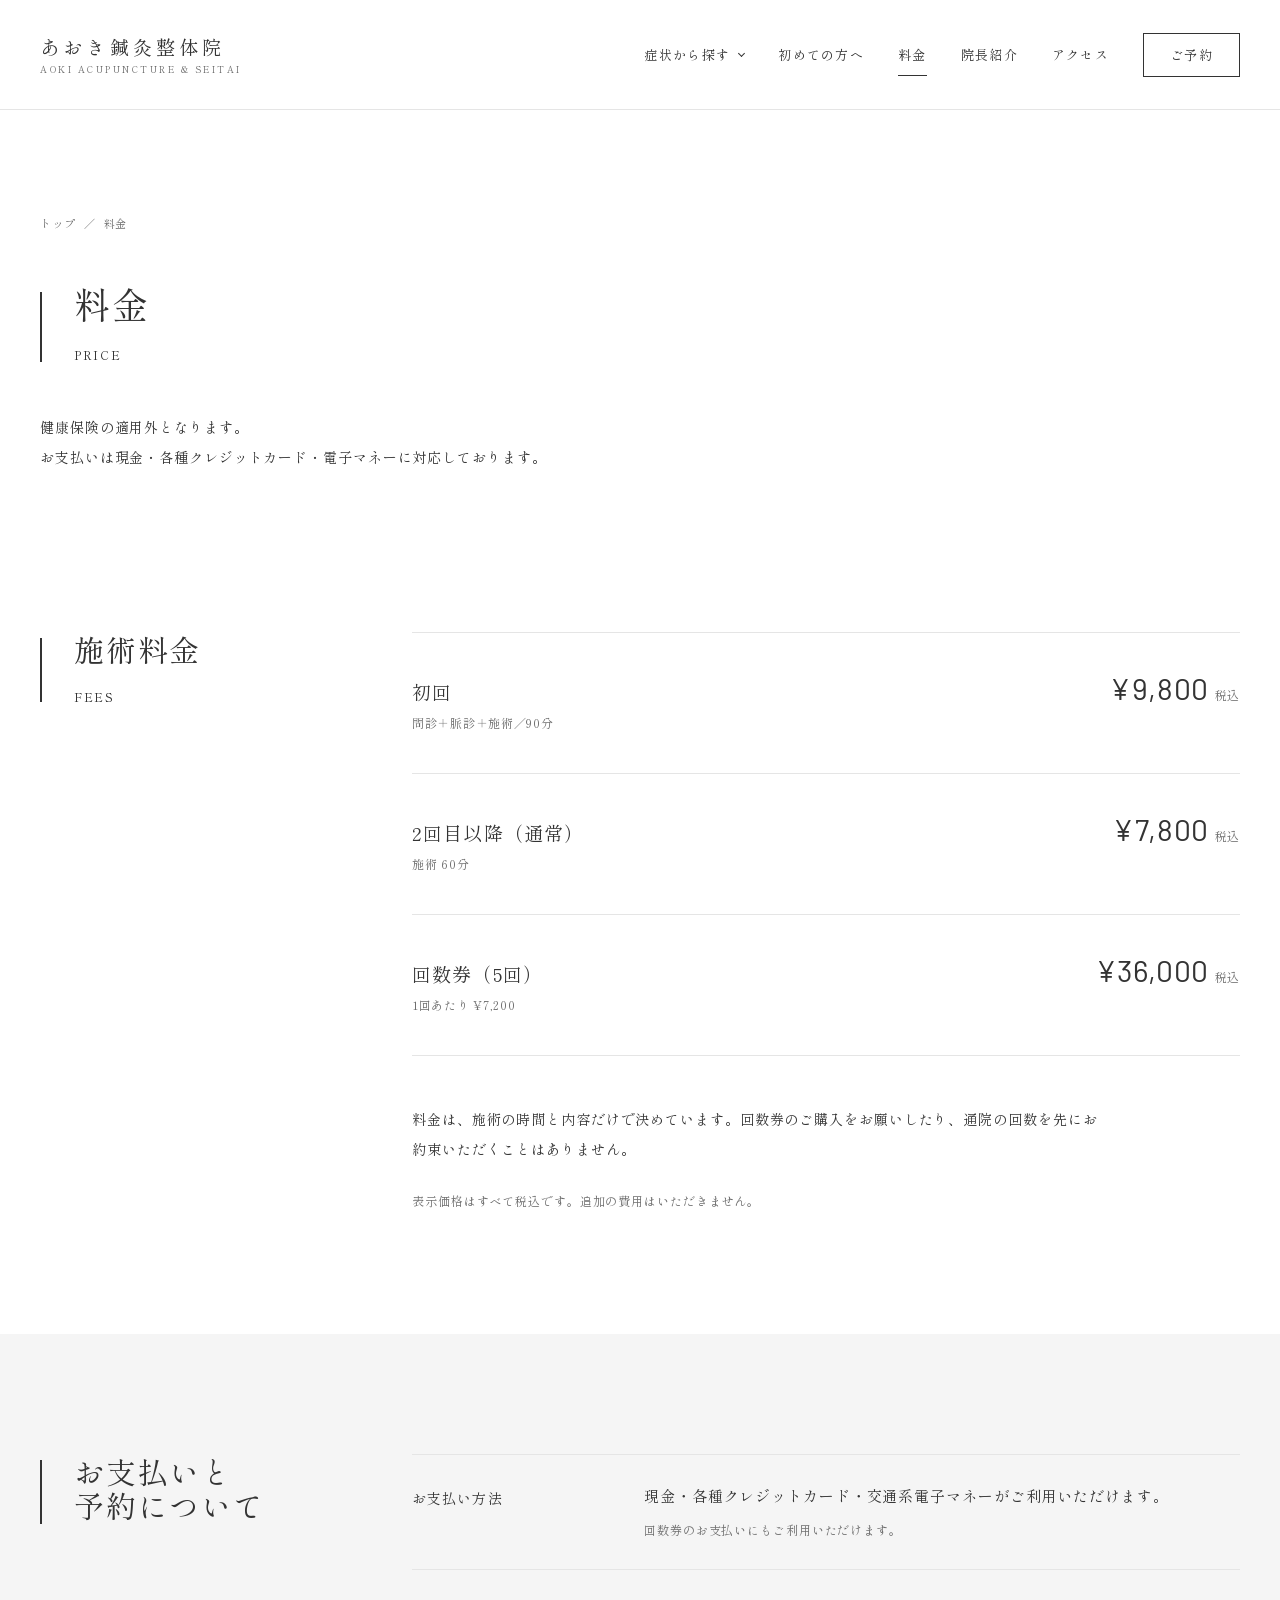
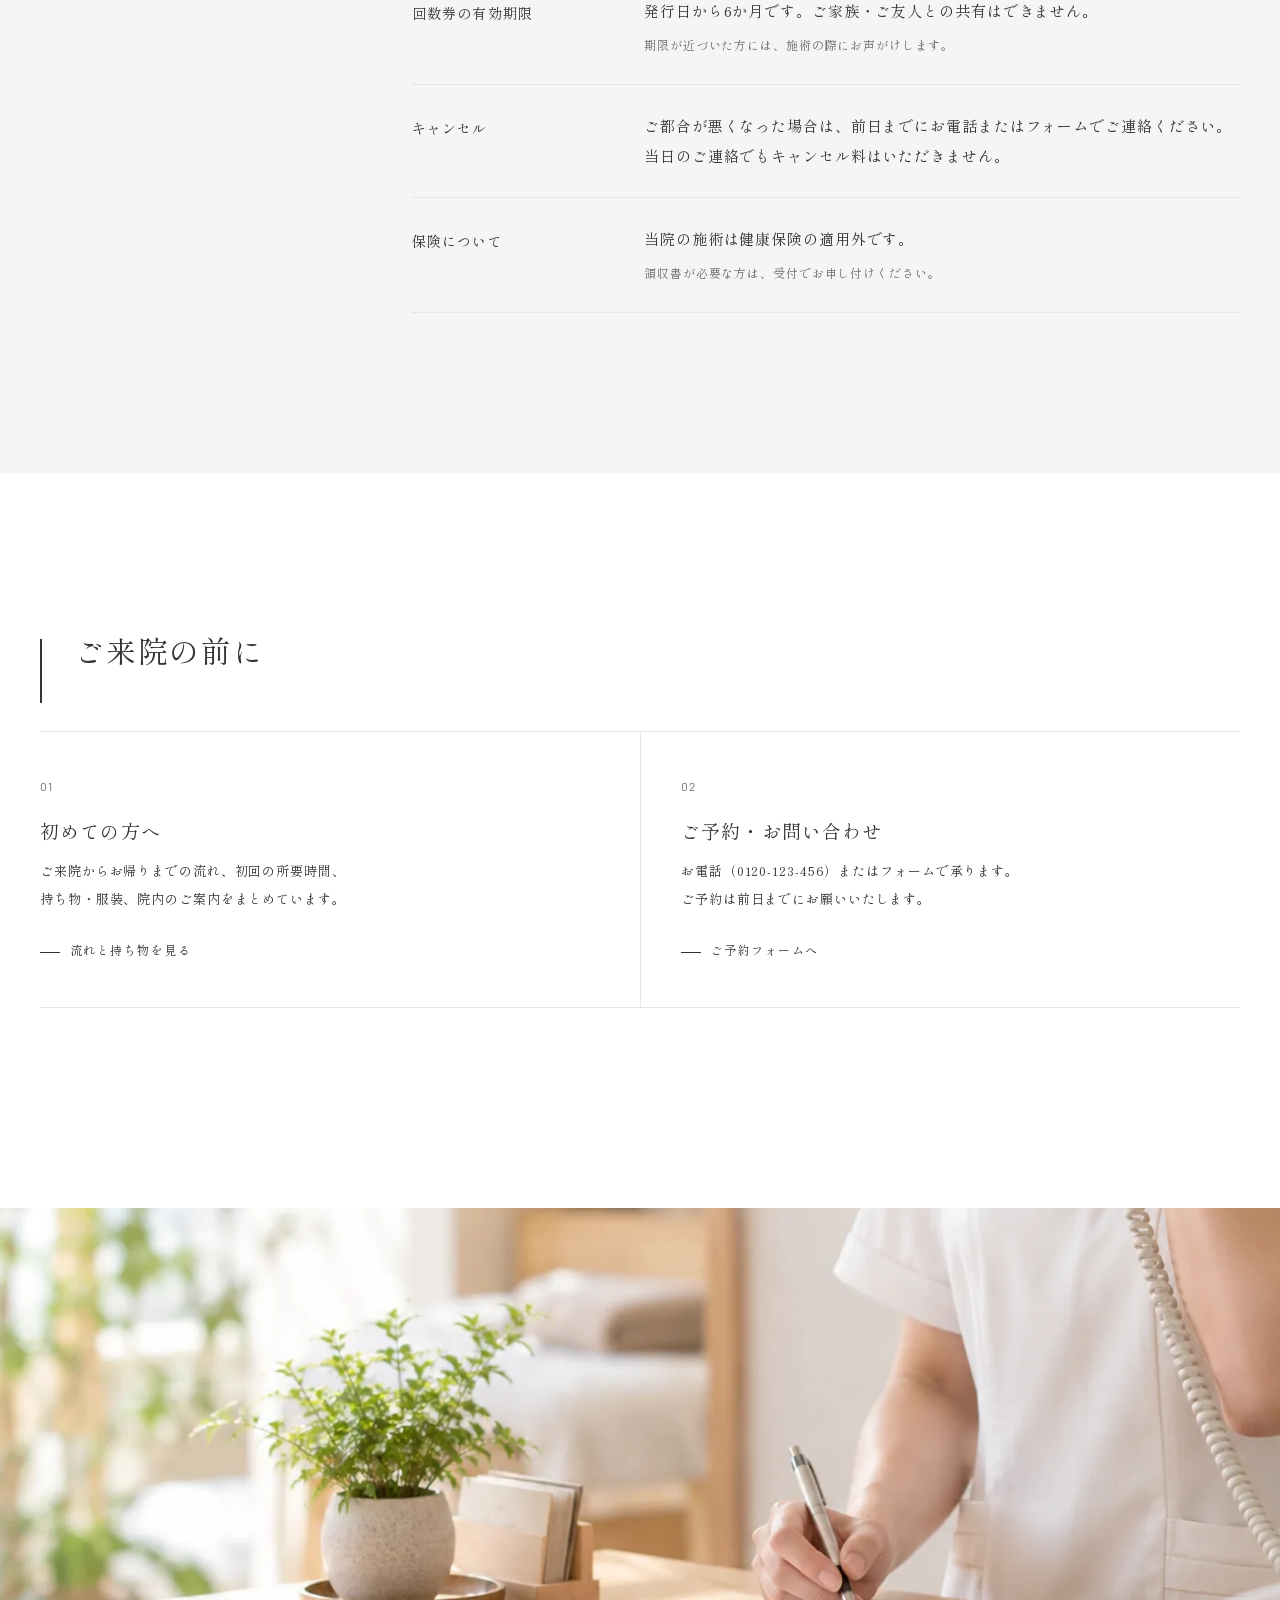
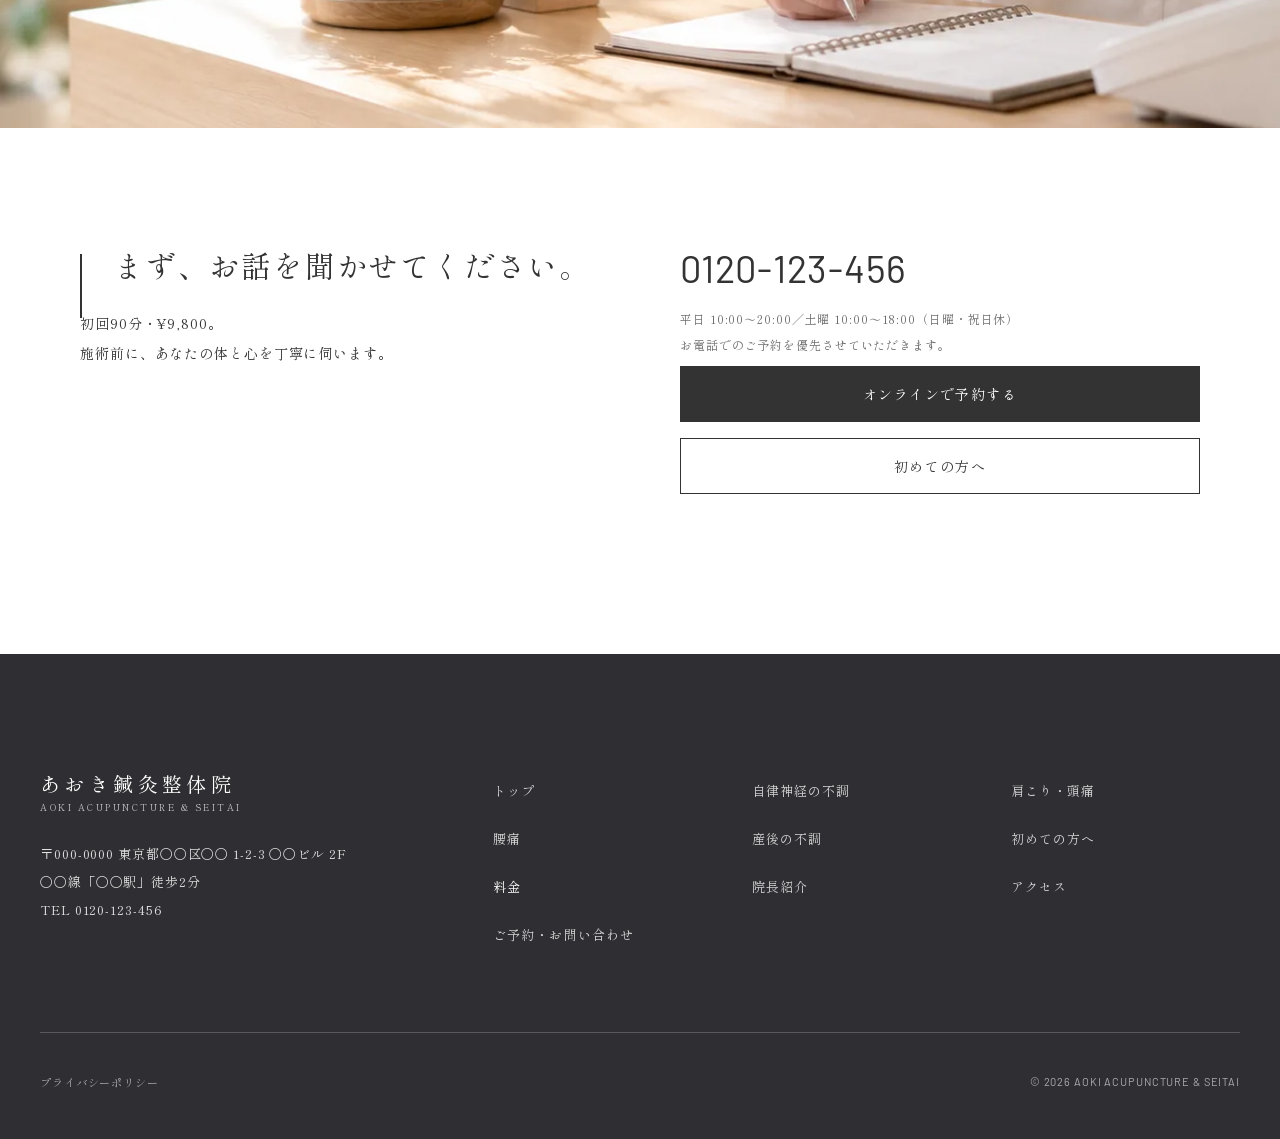
<file: price/index.html>
<!DOCTYPE html>
<html lang="ja">
<head>
<meta charset="UTF-8">
<meta name="viewport" content="width=device-width, initial-scale=1, viewport-fit=cover">
<title>料金｜あおき鍼灸整体院</title>
<meta name="description" content="あおき鍼灸整体院の料金です。初回 ¥9,800（問診＋脈診＋施術／90分）、2回目以降 ¥7,800（施術60分）、回数券5回 ¥36,000。お支払い方法・回数券の有効期限・キャンセル・保険についてもご案内します。">
<meta name="theme-color" content="#2f2f33">
<link rel="canonical" href="https://sumiyakastudio.github.io/aoki-seitai/price/">
<meta property="og:site_name" content="あおき鍼灸整体院">
<meta property="og:type" content="article">
<meta property="og:title" content="料金｜あおき鍼灸整体院">
<meta property="og:description" content="初回 ¥9,800（問診＋脈診＋施術／90分）、2回目以降 ¥7,800、回数券5回 ¥36,000。お支払いとご予約についてもご案内します。">
<meta property="og:url" content="https://sumiyakastudio.github.io/aoki-seitai/price/">
<meta property="og:image" content="https://sumiyakastudio.github.io/aoki-seitai/img/ogp.jpg">
<meta name="twitter:card" content="summary_large_image">
<link rel="icon" href="../img/favicon.svg" type="image/svg+xml">
<link rel="apple-touch-icon" href="../img/apple-touch-icon.png">
<link rel="preconnect" href="https://fonts.googleapis.com">
<link rel="preconnect" href="https://fonts.gstatic.com" crossorigin>
<link href="https://fonts.googleapis.com/css2?family=Shippori+Mincho:wght@400;500&family=Noto+Serif+JP:wght@400&family=Barlow:wght@400;500&display=swap" rel="stylesheet">
<link rel="stylesheet" href="../css/base.css">
<link rel="stylesheet" href="../css/page-price.css">
<!-- 計測タグ（GA4/GTM）は受注後に有効化。ここに挿入する。 -->
<script type="application/ld+json">
{"@context":"https://schema.org","@type":"BreadcrumbList","itemListElement":[{"@type":"ListItem","position":1,"name":"トップ","item":"https://sumiyakastudio.github.io/aoki-seitai/"},{"@type":"ListItem","position":2,"name":"料金","item":"https://sumiyakastudio.github.io/aoki-seitai/price/"}]}
</script>
</head>
<body>

<a class="u-skip" href="#main">本文へ移動</a>

<header class="l-header" id="header">
  <div class="l-header__inner">
    <a class="l-logo" href="../" aria-label="あおき鍼灸整体院 トップページ">
      <span class="l-logo__ja">あおき鍼灸整体院</span>
      <span class="l-logo__en">AOKI ACUPUNCTURE &amp; SEITAI</span>
    </a>
    <nav class="l-nav" aria-label="グローバルナビゲーション">
      <ul class="l-nav__list">
        <li class="l-nav__item has-sub">
          <button type="button" aria-expanded="false" aria-controls="nav-sub-symptoms">症状から探す</button>
          <ul class="l-nav__sub" id="nav-sub-symptoms">
            <li><a href="../symptoms/autonomic/">自律神経の不調</a></li>
            <li><a href="../symptoms/neck-shoulder/">肩こり・頭痛</a></li>
            <li><a href="../symptoms/lower-back/">腰痛</a></li>
            <li><a href="../symptoms/postpartum/">産後の不調</a></li>
          </ul>
        </li>
        <li class="l-nav__item"><a href="../first-visit/">初めての方へ</a></li>
        <li class="l-nav__item"><a href="../price/" aria-current="page">料金</a></li>
        <li class="l-nav__item"><a href="../director/">院長紹介</a></li>
        <li class="l-nav__item"><a href="../access/">アクセス</a></li>
      </ul>
    </nav>
    <a class="l-header__cta" href="../contact/">ご予約</a>
    <button class="l-menu-btn" type="button" aria-expanded="false" aria-controls="menu" aria-label="メニューを開閉"><span></span><span></span></button>
  </div>
</header>

<div class="l-menu" id="menu" aria-hidden="true">
  <ul class="l-menu__list">
    <li><span>症状から探す</span>
      <ul class="l-menu__sub">
        <li><a href="../symptoms/autonomic/">自律神経の不調</a></li>
        <li><a href="../symptoms/neck-shoulder/">肩こり・頭痛</a></li>
        <li><a href="../symptoms/lower-back/">腰痛</a></li>
        <li><a href="../symptoms/postpartum/">産後の不調</a></li>
      </ul>
    </li>
    <li><a href="../first-visit/">初めての方へ</a></li>
    <li><a href="../price/" aria-current="page">料金</a></li>
    <li><a href="../director/">院長紹介</a></li>
    <li><a href="../access/">アクセス</a></li>
    <li><a href="../contact/">ご予約・お問い合わせ</a></li>
  </ul>
  <div class="l-menu__foot">
    <a class="c-num" href="tel:0120123456" style="font-size:30px;letter-spacing:.02em;">0120-123-456</a>
    <p class="c-note">平日 10:00〜20:00／土曜 10:00〜18:00（日曜・祝日休）</p>
  </div>
</div>

<main id="main">

  <!-- ===== ページ見出し ===== -->
  <section class="p-head">
    <div class="l-container">
      <nav aria-label="パンくずリスト">
        <ol class="c-breadcrumb">
          <li><a href="../">トップ</a></li>
          <li>料金</li>
        </ol>
      </nav>
      <div class="p-head__inner">
        <h1 class="p-head__title">料金</h1>
        <span class="p-head__en">Price</span>
      </div>
      <p class="p-head__lead">健康保険の適用外となります。<br>お支払いは現金・各種クレジットカード・電子マネーに対応しております。</p>
    </div>
  </section>

  <!-- ===== ① 施術料金 ===== -->
  <section class="l-section p-pr-fee" aria-labelledby="pr-fee-t">
    <div class="l-container">
      <div class="p-pr-grid">
        <div data-reveal>
          <h2 class="c-title" id="pr-fee-t"><span class="c-title__ja">施術料金</span><span class="c-title__en">Fees</span></h2>
        </div>
        <div data-reveal>
          <div class="c-price">
            <div class="c-price__row">
              <p class="c-price__name">初回<small>問診＋脈診＋施術／90分</small></p>
              <p class="c-price__val">¥9,800<small>税込</small></p>
            </div>
            <div class="c-price__row">
              <p class="c-price__name">2回目以降（通常）<small>施術 60分</small></p>
              <p class="c-price__val">¥7,800<small>税込</small></p>
            </div>
            <div class="c-price__row">
              <p class="c-price__name">回数券（5回）<small>1回あたり ¥7,200</small></p>
              <p class="c-price__val">¥36,000<small>税込</small></p>
            </div>
          </div>
          <p class="c-lead p-pr-fee__text">料金は、施術の時間と内容だけで決めています。回数券のご購入をお願いしたり、通院の回数を先にお約束いただくことはありません。</p>
          <p class="c-note u-mt-3">表示価格はすべて税込です。追加の費用はいただきません。</p>
        </div>
      </div>
    </div>
  </section>

  <!-- ===== ② お支払いと予約について ===== -->
  <section class="l-band p-pr-pay" aria-labelledby="pr-pay-t">
    <div class="l-container">
      <div class="p-pr-grid">
        <div data-reveal>
          <h2 class="c-title" id="pr-pay-t"><span class="c-title__ja">お支払いと<br>予約について</span></h2>
        </div>
        <div data-reveal>
          <dl class="c-spec">
            <div class="c-spec__row">
              <dt class="c-spec__key">お支払い方法</dt>
              <dd class="c-spec__val">現金・各種クレジットカード・交通系電子マネーがご利用いただけます。
                <p class="c-note">回数券のお支払いにもご利用いただけます。</p>
              </dd>
            </div>
            <div class="c-spec__row">
              <dt class="c-spec__key">回数券の有効期限</dt>
              <dd class="c-spec__val">発行日から6か月です。ご家族・ご友人との共有はできません。
                <p class="c-note">期限が近づいた方には、施術の際にお声がけします。</p>
              </dd>
            </div>
            <div class="c-spec__row">
              <dt class="c-spec__key">キャンセル</dt>
              <dd class="c-spec__val">ご都合が悪くなった場合は、前日までにお電話またはフォームでご連絡ください。当日のご連絡でもキャンセル料はいただきません。</dd>
            </div>
            <div class="c-spec__row">
              <dt class="c-spec__key">保険について</dt>
              <dd class="c-spec__val">当院の施術は健康保険の適用外です。
                <p class="c-note">領収書が必要な方は、受付でお申し付けください。</p>
              </dd>
            </div>
          </dl>
        </div>
      </div>
    </div>
  </section>

  <!-- ===== ③ ご来院の前に ===== -->
  <section class="l-section p-pr-next" aria-labelledby="pr-next-t">
    <div class="l-container">
      <h2 class="c-title" id="pr-next-t" data-reveal><span class="c-title__ja">ご来院の前に</span></h2>
      <div class="c-index c-index--2 p-pr-next__list" data-stagger>
        <a class="c-index__item" href="../first-visit/">
          <span class="c-index__no">01</span>
          <h3 class="c-index__title">初めての方へ</h3>
          <p class="c-index__text">ご来院からお帰りまでの流れ、初回の所要時間、<br>持ち物・服装、院内のご案内をまとめています。</p>
          <span class="c-index__more">流れと持ち物を見る</span>
        </a>
        <a class="c-index__item" href="../contact/">
          <span class="c-index__no">02</span>
          <h3 class="c-index__title">ご予約・お問い合わせ</h3>
          <p class="c-index__text">お電話（0120-123-456）またはフォームで<br class="br-sp">承ります。<br class="br-pc">ご予約は前日までにお願いいたします。</p>
          <span class="c-index__more">ご予約フォームへ</span>
        </a>
      </div>
    </div>
  </section>

</main>

<!-- ===== ご予約 ===== -->
<section class="l-cta" aria-labelledby="cta-t">
  <div class="l-cta__visual"><img src="../img/reception.webp" alt="受付で電話に応対するスタッフ" width="1400" height="1208" loading="lazy" decoding="async"></div>
  <div class="l-cta__body">
    <div class="l-cta__grid">
      <div data-reveal>
        <h2 class="c-title" id="cta-t"><span class="c-title__ja">まず、お話を<br class="br-sp">聞かせてください。</span></h2>
        <p class="c-title__lead">初回90分・¥9,800。<br>施術前に、あなたの体と心を丁寧に伺います。</p>
      </div>
      <div data-reveal>
        <a class="l-cta__tel" href="tel:0120123456">0120-123-456</a>
        <p class="l-cta__hours">平日 10:00〜20:00／土曜 10:00〜18:00（日曜・祝日休）<br>お電話でのご予約を優先させていただきます。</p>
        <div class="l-cta__btns u-mt-4">
          <a class="c-btn c-btn--fill" href="../contact/">オンラインで予約する</a>
          <a class="c-btn" href="../first-visit/">初めての方へ</a>
        </div>
      </div>
    </div>
  </div>
</section>

<footer class="l-footer">
  <div class="l-footer__inner">
    <div class="l-footer__top">
      <div>
        <a class="l-logo l-footer__logo" href="../" aria-label="あおき鍼灸整体院 トップページ">
          <span class="l-logo__ja">あおき鍼灸整体院</span>
          <span class="l-logo__en">AOKI ACUPUNCTURE &amp; SEITAI</span>
        </a>
        <address class="l-footer__addr">〒000-0000 東京都○○区○○ 1-2-3 ○○ビル 2F<br>○○線「○○駅」徒歩2分<br>TEL 0120-123-456</address>
      </div>
      <nav class="l-footer__nav" aria-label="フッターナビゲーション">
        <a href="../">トップ</a>
        <a href="../symptoms/autonomic/">自律神経の不調</a>
        <a href="../symptoms/neck-shoulder/">肩こり・頭痛</a>
        <a href="../symptoms/lower-back/">腰痛</a>
        <a href="../symptoms/postpartum/">産後の不調</a>
        <a href="../first-visit/">初めての方へ</a>
        <a href="../price/" aria-current="page">料金</a>
        <a href="../director/">院長紹介</a>
        <a href="../access/">アクセス</a>
        <a href="../contact/">ご予約・お問い合わせ</a>
      </nav>
    </div>
    <div class="l-footer__bottom">
      <a href="../privacy/">プライバシーポリシー</a>
      <span class="l-footer__copy">© 2026 AOKI ACUPUNCTURE &amp; SEITAI</span>
    </div>
  </div>
</footer>

<nav class="l-spbar" aria-label="ご予約ショートカット">
  <a href="tel:0120123456">お電話</a>
  <a class="is-fill" href="../contact/">ご予約</a>
</nav>

<script src="../js/main.js" defer></script>
</body>
</html>
</file>
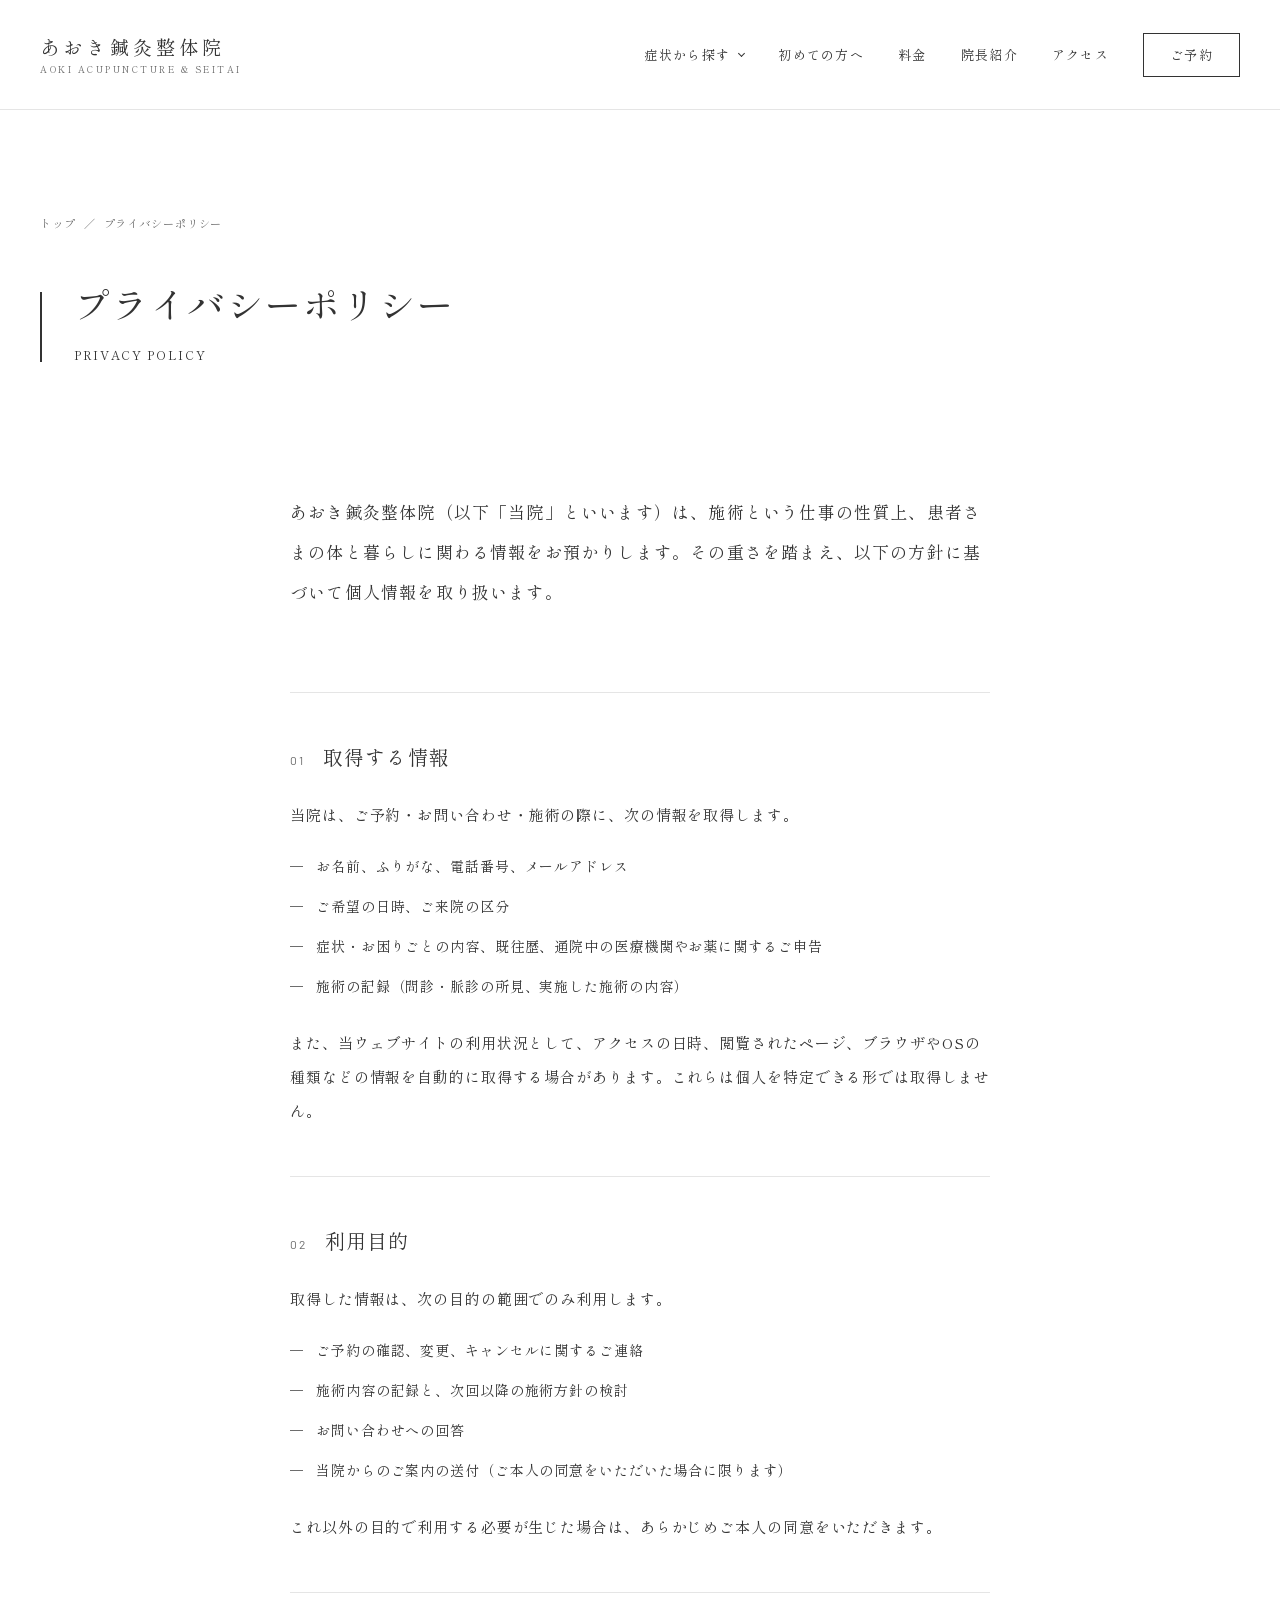
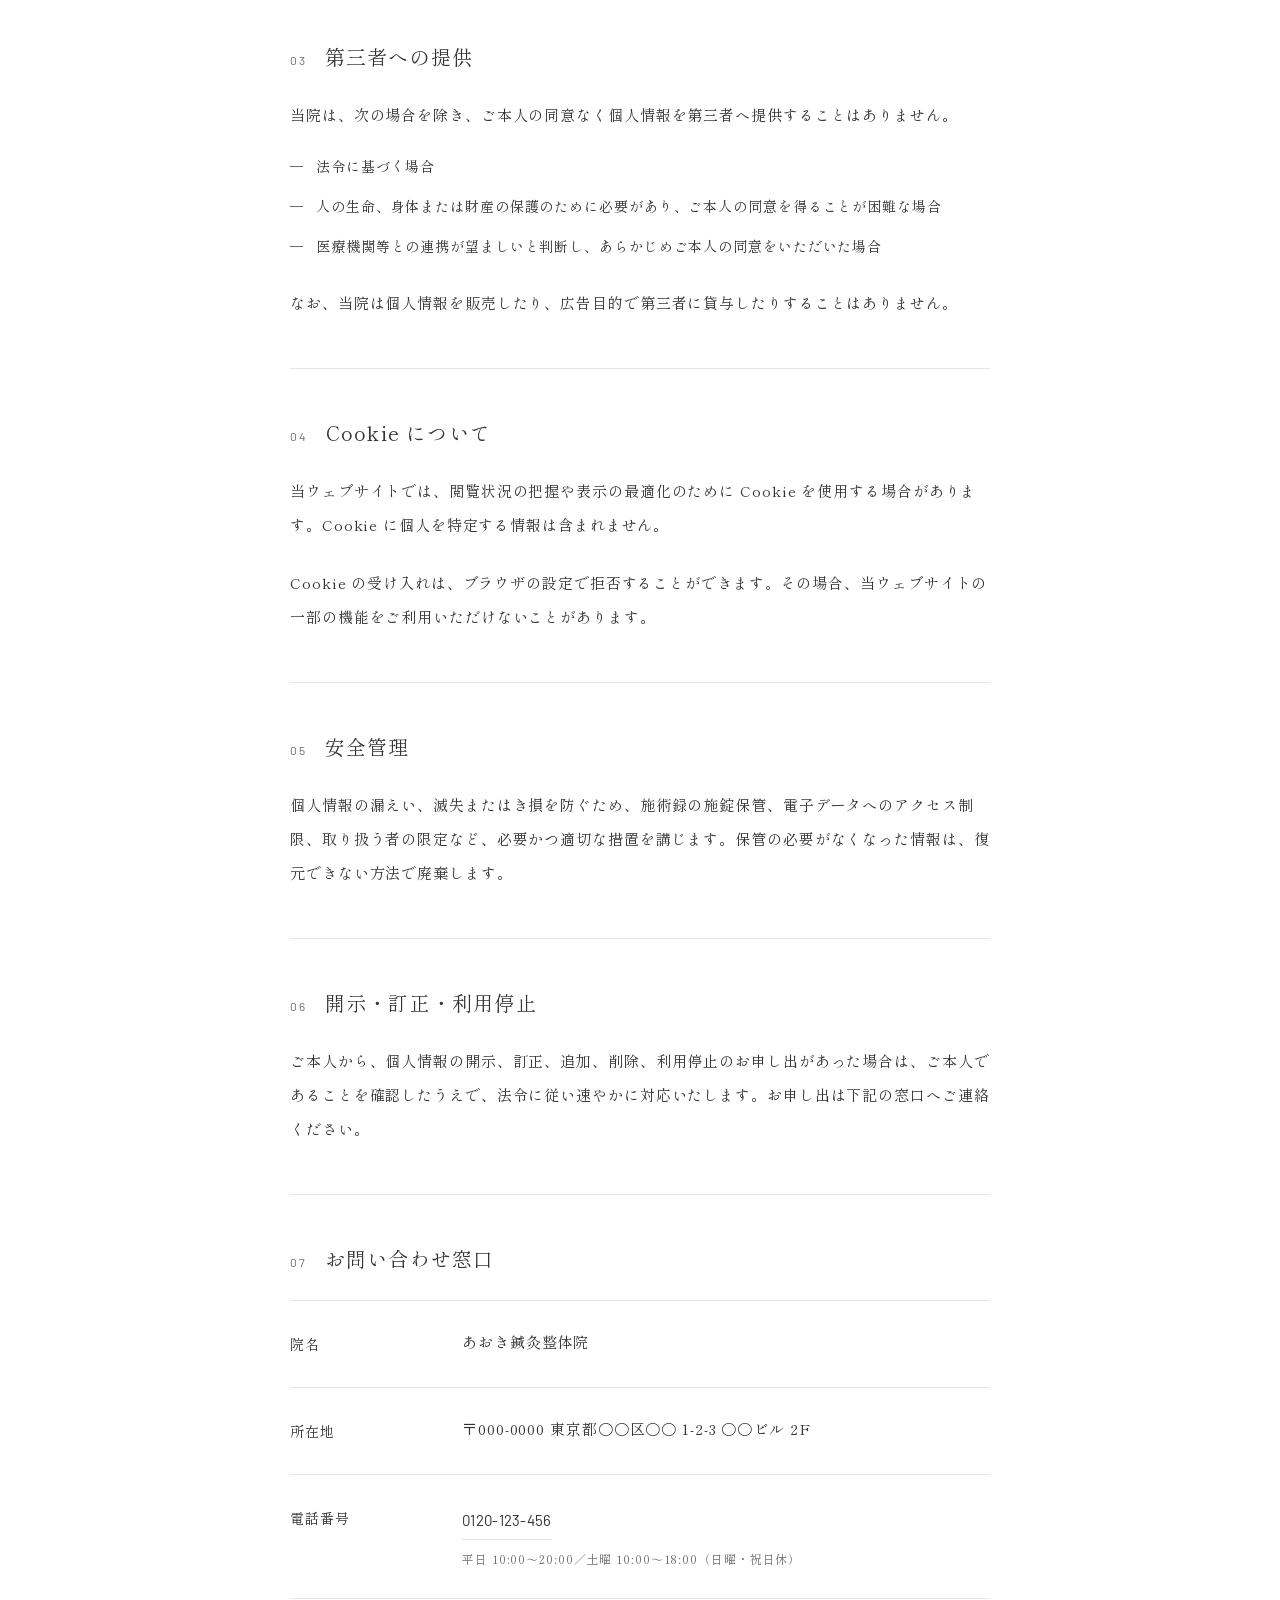
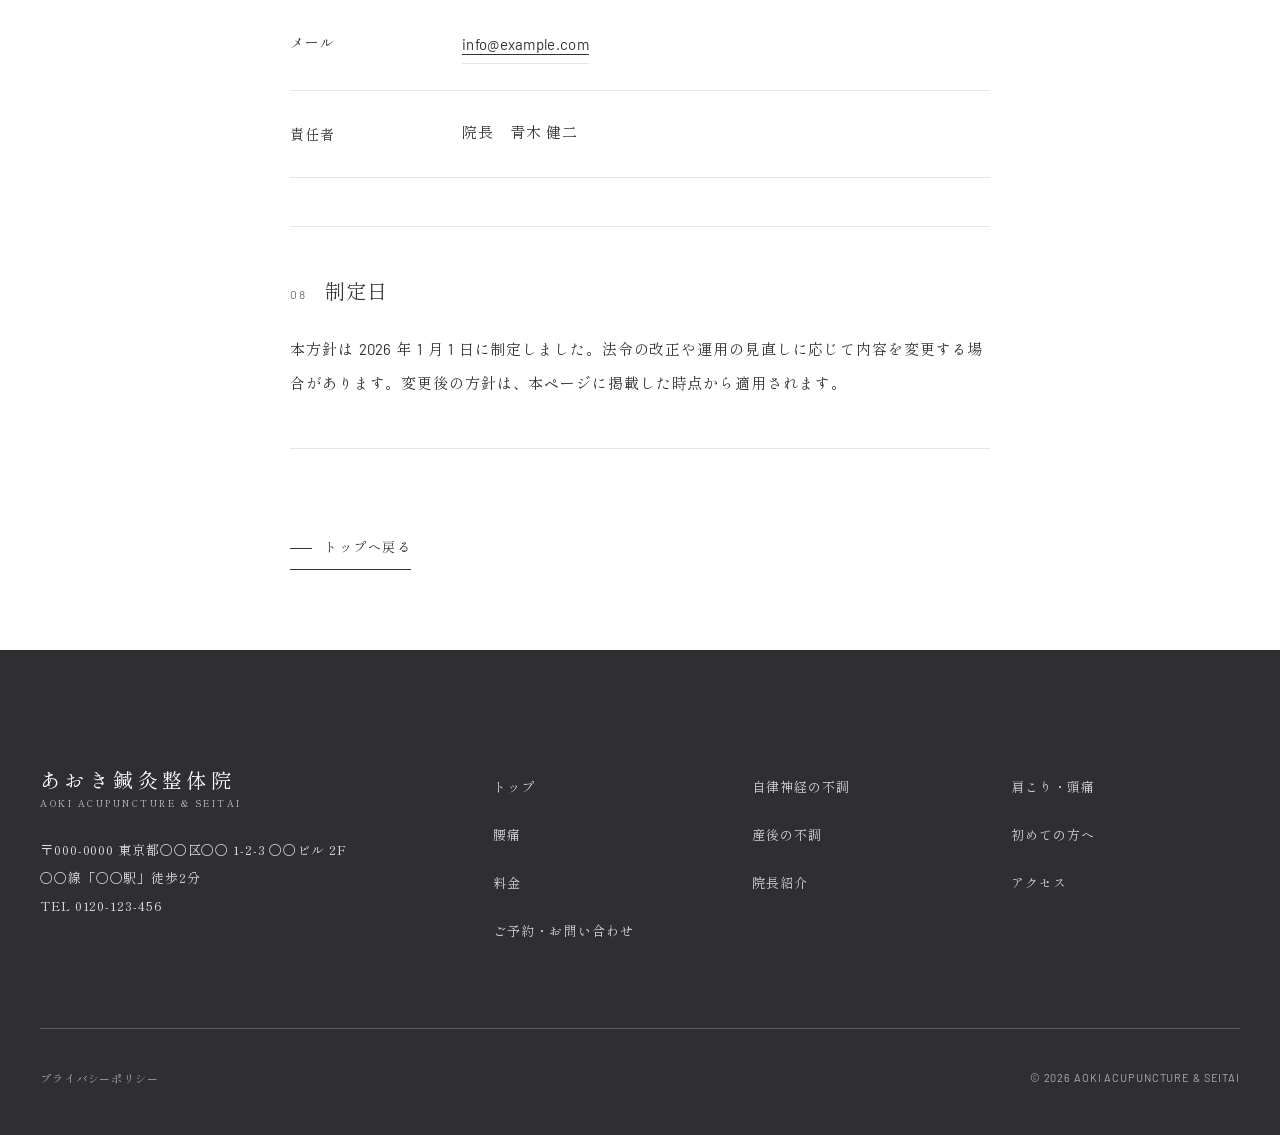
<file: privacy/index.html>
<!DOCTYPE html>
<html lang="ja">
<head>
<meta charset="UTF-8">
<meta name="viewport" content="width=device-width, initial-scale=1, viewport-fit=cover">
<title>プライバシーポリシー｜あおき鍼灸整体院</title>
<meta name="description" content="あおき鍼灸整体院の個人情報の取り扱いについて。取得する情報、利用目的、第三者への提供、Cookieの使用、安全管理、開示・訂正のお申し出、お問い合わせ窓口を記載しています。">
<meta name="theme-color" content="#2f2f33">
<link rel="canonical" href="https://sumiyakastudio.github.io/aoki-seitai/privacy/">
<meta property="og:site_name" content="あおき鍼灸整体院">
<meta property="og:type" content="article">
<meta property="og:title" content="プライバシーポリシー｜あおき鍼灸整体院">
<meta property="og:description" content="あおき鍼灸整体院の個人情報の取り扱いについて記載しています。">
<meta property="og:url" content="https://sumiyakastudio.github.io/aoki-seitai/privacy/">
<meta property="og:image" content="https://sumiyakastudio.github.io/aoki-seitai/img/ogp.jpg">
<meta name="twitter:card" content="summary_large_image">
<link rel="icon" href="../img/favicon.svg" type="image/svg+xml">
<link rel="apple-touch-icon" href="../img/apple-touch-icon.png">
<link rel="preconnect" href="https://fonts.googleapis.com">
<link rel="preconnect" href="https://fonts.gstatic.com" crossorigin>
<link href="https://fonts.googleapis.com/css2?family=Shippori+Mincho:wght@400;500&family=Noto+Serif+JP:wght@400&family=Barlow:wght@400;500&display=swap" rel="stylesheet">
<link rel="stylesheet" href="../css/base.css">
<link rel="stylesheet" href="../css/page-privacy.css">
<!-- 計測タグ（GA4/GTM）は受注後に有効化。ここに挿入する。 -->
<script type="application/ld+json">
{"@context":"https://schema.org","@type":"BreadcrumbList","itemListElement":[{"@type":"ListItem","position":1,"name":"トップ","item":"https://sumiyakastudio.github.io/aoki-seitai/"},{"@type":"ListItem","position":2,"name":"プライバシーポリシー","item":"https://sumiyakastudio.github.io/aoki-seitai/privacy/"}]}
</script>
</head>
<body>

<a class="u-skip" href="#main">本文へ移動</a>

<header class="l-header" id="header">
  <div class="l-header__inner">
    <a class="l-logo" href="../" aria-label="あおき鍼灸整体院 トップページ">
      <span class="l-logo__ja">あおき鍼灸整体院</span>
      <span class="l-logo__en">AOKI ACUPUNCTURE &amp; SEITAI</span>
    </a>
    <nav class="l-nav" aria-label="グローバルナビゲーション">
      <ul class="l-nav__list">
        <li class="l-nav__item has-sub">
          <button type="button" aria-expanded="false" aria-controls="nav-sub-symptoms">症状から探す</button>
          <ul class="l-nav__sub" id="nav-sub-symptoms">
            <li><a href="../symptoms/autonomic/">自律神経の不調</a></li>
            <li><a href="../symptoms/neck-shoulder/">肩こり・頭痛</a></li>
            <li><a href="../symptoms/lower-back/">腰痛</a></li>
            <li><a href="../symptoms/postpartum/">産後の不調</a></li>
          </ul>
        </li>
        <li class="l-nav__item"><a href="../first-visit/">初めての方へ</a></li>
        <li class="l-nav__item"><a href="../price/">料金</a></li>
        <li class="l-nav__item"><a href="../director/">院長紹介</a></li>
        <li class="l-nav__item"><a href="../access/">アクセス</a></li>
      </ul>
    </nav>
    <a class="l-header__cta" href="../contact/">ご予約</a>
    <button class="l-menu-btn" type="button" aria-expanded="false" aria-controls="menu" aria-label="メニューを開閉"><span></span><span></span></button>
  </div>
</header>

<div class="l-menu" id="menu" aria-hidden="true">
  <ul class="l-menu__list">
    <li><span>症状から探す</span>
      <ul class="l-menu__sub">
        <li><a href="../symptoms/autonomic/">自律神経の不調</a></li>
        <li><a href="../symptoms/neck-shoulder/">肩こり・頭痛</a></li>
        <li><a href="../symptoms/lower-back/">腰痛</a></li>
        <li><a href="../symptoms/postpartum/">産後の不調</a></li>
      </ul>
    </li>
    <li><a href="../first-visit/">初めての方へ</a></li>
    <li><a href="../price/">料金</a></li>
    <li><a href="../director/">院長紹介</a></li>
    <li><a href="../access/">アクセス</a></li>
    <li><a href="../contact/">ご予約・お問い合わせ</a></li>
  </ul>
  <div class="l-menu__foot">
    <a class="c-num" href="tel:0120123456" style="font-size:30px;letter-spacing:.02em;">0120-123-456</a>
    <p class="c-note">平日 10:00〜20:00／土曜 10:00〜18:00（日曜・祝日休）</p>
  </div>
</div>

<main id="main">

  <!-- ===== 見出し帯 ===== -->
  <div class="p-head">
    <div class="l-container">
      <ol class="c-breadcrumb">
        <li><a href="../">トップ</a></li>
        <li>プライバシーポリシー</li>
      </ol>
      <div class="p-head__inner">
        <h1 class="p-head__title">プライバシーポリシー</h1>
        <span class="p-head__en">Privacy Policy</span>
      </div>
    </div>
  </div>

  <!-- ===== 本文（700px） ===== -->
  <section class="l-section p-privacy" aria-label="個人情報の取り扱いについて">
    <div class="l-container l-container--text">

      <p class="p-privacy__pre" data-reveal>あおき鍼灸整体院（以下「当院」といいます）は、施術という仕事の性質上、患者さまの体と暮らしに関わる情報をお預かりします。その重さを踏まえ、以下の方針に基づいて個人情報を取り扱います。</p>

      <div class="p-privacy__body">

        <section class="p-privacy__sec" data-reveal>
          <h2 class="c-h3 p-privacy__title"><span class="p-privacy__no">01</span>取得する情報</h2>
          <p class="p-privacy__text">当院は、ご予約・お問い合わせ・施術の際に、次の情報を取得します。</p>
          <ul class="p-privacy__list">
            <li>お名前、ふりがな、電話番号、メールアドレス</li>
            <li>ご希望の日時、ご来院の区分</li>
            <li>症状・お困りごとの内容、既往歴、通院中の医療機関やお薬に関するご申告</li>
            <li>施術の記録（問診・脈診の所見、実施した施術の内容）</li>
          </ul>
          <p class="p-privacy__text">また、当ウェブサイトの利用状況として、アクセスの日時、閲覧されたページ、ブラウザやOSの種類などの情報を自動的に取得する場合があります。これらは個人を特定できる形では取得しません。</p>
        </section>

        <section class="p-privacy__sec" data-reveal>
          <h2 class="c-h3 p-privacy__title"><span class="p-privacy__no">02</span>利用目的</h2>
          <p class="p-privacy__text">取得した情報は、次の目的の範囲でのみ利用します。</p>
          <ul class="p-privacy__list">
            <li>ご予約の確認、変更、キャンセルに関するご連絡</li>
            <li>施術内容の記録と、次回以降の施術方針の検討</li>
            <li>お問い合わせへの回答</li>
            <li>当院からのご案内の送付（ご本人の同意をいただいた場合に限ります）</li>
          </ul>
          <p class="p-privacy__text">これ以外の目的で利用する必要が生じた場合は、あらかじめご本人の同意をいただきます。</p>
        </section>

        <section class="p-privacy__sec" data-reveal>
          <h2 class="c-h3 p-privacy__title"><span class="p-privacy__no">03</span>第三者への提供</h2>
          <p class="p-privacy__text">当院は、次の場合を除き、ご本人の同意なく個人情報を第三者へ提供することはありません。</p>
          <ul class="p-privacy__list">
            <li>法令に基づく場合</li>
            <li>人の生命、身体または財産の保護のために必要があり、ご本人の同意を得ることが困難な場合</li>
            <li>医療機関等との連携が望ましいと判断し、あらかじめご本人の同意をいただいた場合</li>
          </ul>
          <p class="p-privacy__text">なお、当院は個人情報を販売したり、広告目的で第三者に貸与したりすることはありません。</p>
        </section>

        <section class="p-privacy__sec" data-reveal>
          <h2 class="c-h3 p-privacy__title"><span class="p-privacy__no">04</span>Cookie について</h2>
          <p class="p-privacy__text">当ウェブサイトでは、閲覧状況の把握や表示の最適化のために Cookie を使用する場合があります。Cookie に個人を特定する情報は含まれません。</p>
          <p class="p-privacy__text">Cookie の受け入れは、ブラウザの設定で拒否することができます。その場合、当ウェブサイトの一部の機能をご利用いただけないことがあります。</p>
        </section>

        <section class="p-privacy__sec" data-reveal>
          <h2 class="c-h3 p-privacy__title"><span class="p-privacy__no">05</span>安全管理</h2>
          <p class="p-privacy__text">個人情報の漏えい、滅失またはき損を防ぐため、施術録の施錠保管、電子データへのアクセス制限、取り扱う者の限定など、必要かつ適切な措置を講じます。保管の必要がなくなった情報は、復元できない方法で廃棄します。</p>
        </section>

        <section class="p-privacy__sec" data-reveal>
          <h2 class="c-h3 p-privacy__title"><span class="p-privacy__no">06</span>開示・訂正・利用停止</h2>
          <p class="p-privacy__text">ご本人から、個人情報の開示、訂正、追加、削除、利用停止のお申し出があった場合は、ご本人であることを確認したうえで、法令に従い速やかに対応いたします。お申し出は下記の窓口へご連絡ください。</p>
        </section>

        <section class="p-privacy__sec" data-reveal>
          <h2 class="c-h3 p-privacy__title"><span class="p-privacy__no">07</span>お問い合わせ窓口</h2>
          <dl class="c-spec c-spec--narrow p-privacy__spec">
            <div class="c-spec__row"><dt class="c-spec__key">院名</dt><dd class="c-spec__val">あおき鍼灸整体院</dd></div>
            <div class="c-spec__row"><dt class="c-spec__key">所在地</dt><dd class="c-spec__val">〒000-0000 東京都○○区○○ 1-2-3 ○○ビル 2F</dd></div>
            <div class="c-spec__row"><dt class="c-spec__key">電話番号</dt><dd class="c-spec__val"><a class="c-num" href="tel:0120123456">0120-123-456</a><span class="c-note">平日 10:00〜20:00／土曜 10:00〜18:00（日曜・祝日休）</span></dd></div>
            <div class="c-spec__row"><dt class="c-spec__key">メール</dt><dd class="c-spec__val"><a class="p-privacy__mail" href="mailto:info@example.com">info@example.com</a></dd></div>
            <div class="c-spec__row"><dt class="c-spec__key">責任者</dt><dd class="c-spec__val">院長　青木 健二</dd></div>
          </dl>
        </section>

        <section class="p-privacy__sec" data-reveal>
          <h2 class="c-h3 p-privacy__title"><span class="p-privacy__no">08</span>制定日</h2>
          <p class="p-privacy__text">本方針は <span class="c-num">2026</span> 年 <span class="c-num">1</span> 月 <span class="c-num">1</span> 日に制定しました。法令の改正や運用の見直しに応じて内容を変更する場合があります。変更後の方針は、本ページに掲載した時点から適用されます。</p>
        </section>

      </div>

      <p class="p-privacy__back" data-reveal><a class="c-link c-link--arrow" href="../">トップへ戻る</a></p>

    </div>
  </section>

</main>

<footer class="l-footer">
  <div class="l-footer__inner">
    <div class="l-footer__top">
      <div>
        <a class="l-logo l-footer__logo" href="../" aria-label="あおき鍼灸整体院 トップページ">
          <span class="l-logo__ja">あおき鍼灸整体院</span>
          <span class="l-logo__en">AOKI ACUPUNCTURE &amp; SEITAI</span>
        </a>
        <address class="l-footer__addr">〒000-0000 東京都○○区○○ 1-2-3 ○○ビル 2F<br>○○線「○○駅」徒歩2分<br>TEL 0120-123-456</address>
      </div>
      <nav class="l-footer__nav" aria-label="フッターナビゲーション">
        <a href="../">トップ</a>
        <a href="../symptoms/autonomic/">自律神経の不調</a>
        <a href="../symptoms/neck-shoulder/">肩こり・頭痛</a>
        <a href="../symptoms/lower-back/">腰痛</a>
        <a href="../symptoms/postpartum/">産後の不調</a>
        <a href="../first-visit/">初めての方へ</a>
        <a href="../price/">料金</a>
        <a href="../director/">院長紹介</a>
        <a href="../access/">アクセス</a>
        <a href="../contact/">ご予約・お問い合わせ</a>
      </nav>
    </div>
    <div class="l-footer__bottom">
      <a href="../privacy/" aria-current="page">プライバシーポリシー</a>
      <span class="l-footer__copy">© 2026 AOKI ACUPUNCTURE &amp; SEITAI</span>
    </div>
  </div>
</footer>

<nav class="l-spbar" aria-label="ご予約ショートカット">
  <a href="tel:0120123456">お電話</a>
  <a class="is-fill" href="../contact/">ご予約</a>
</nav>

<script src="../js/main.js" defer></script>
</body>
</html>
</file>
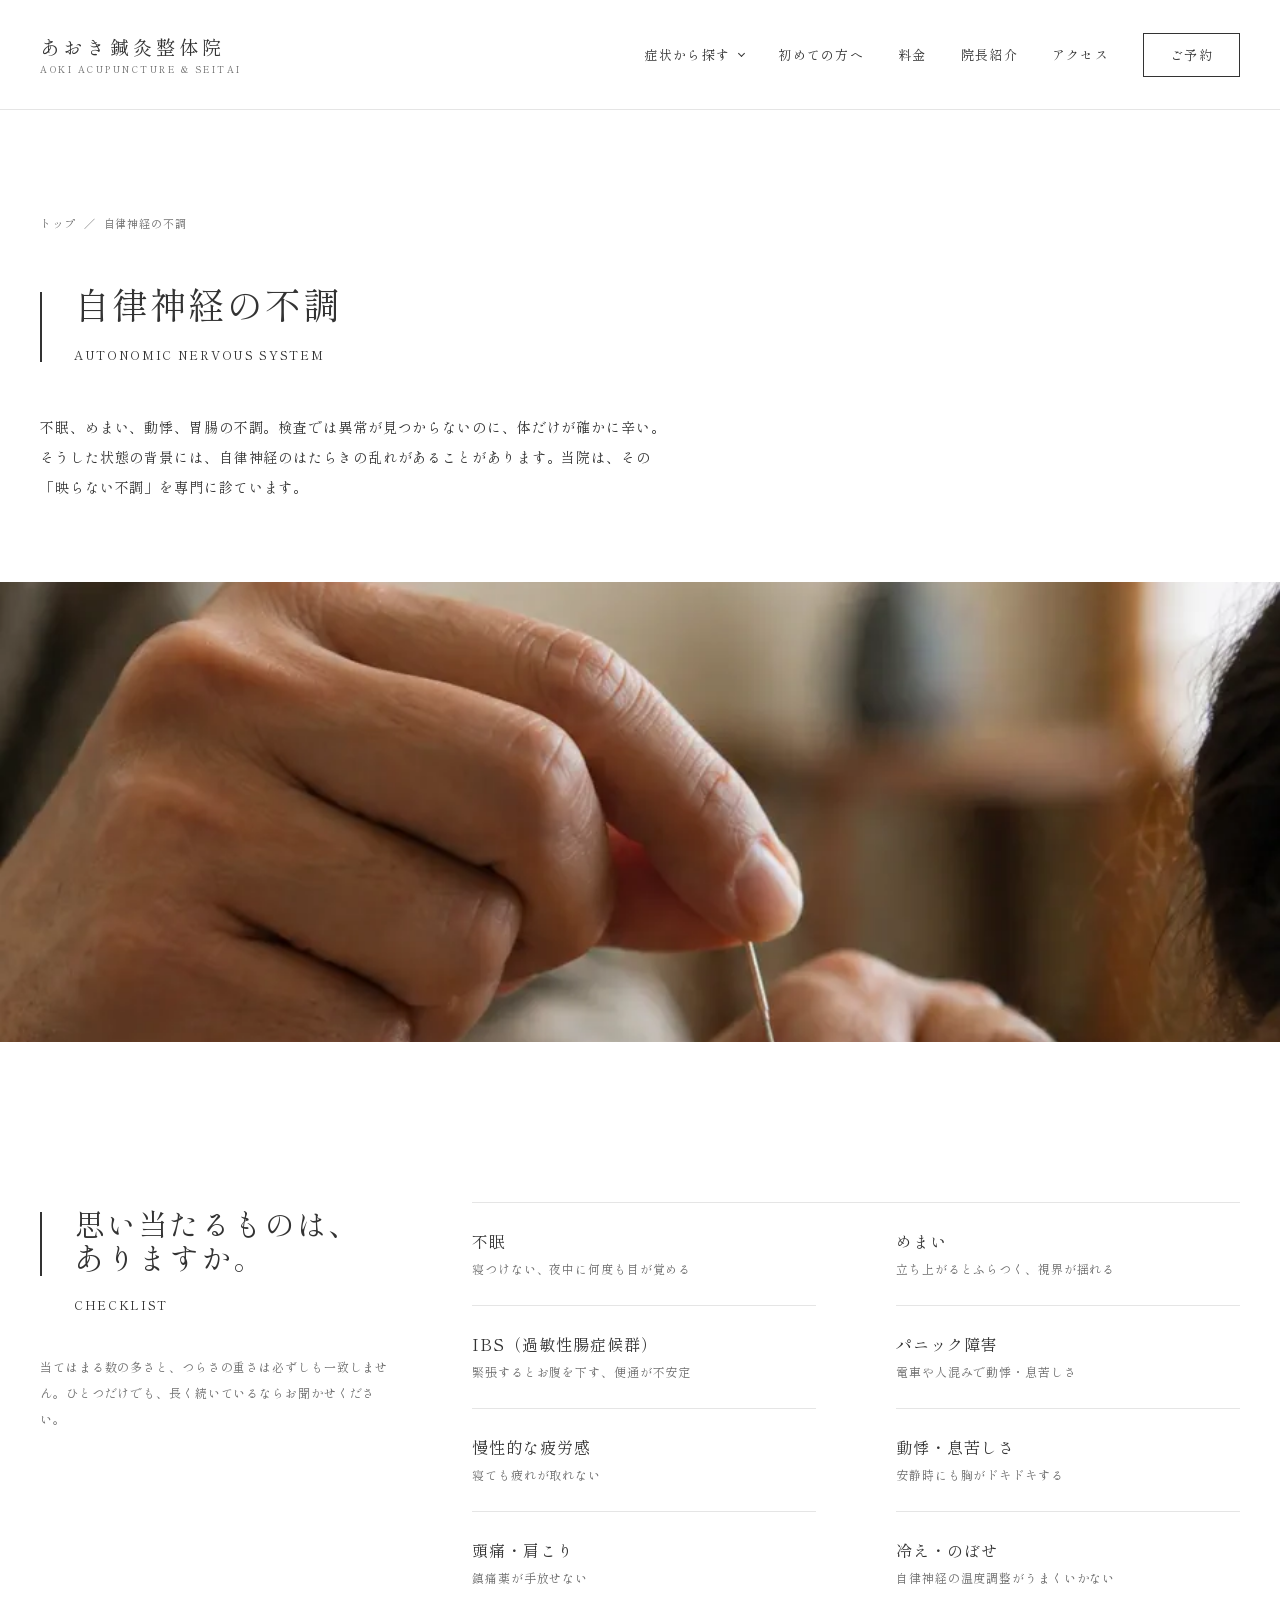
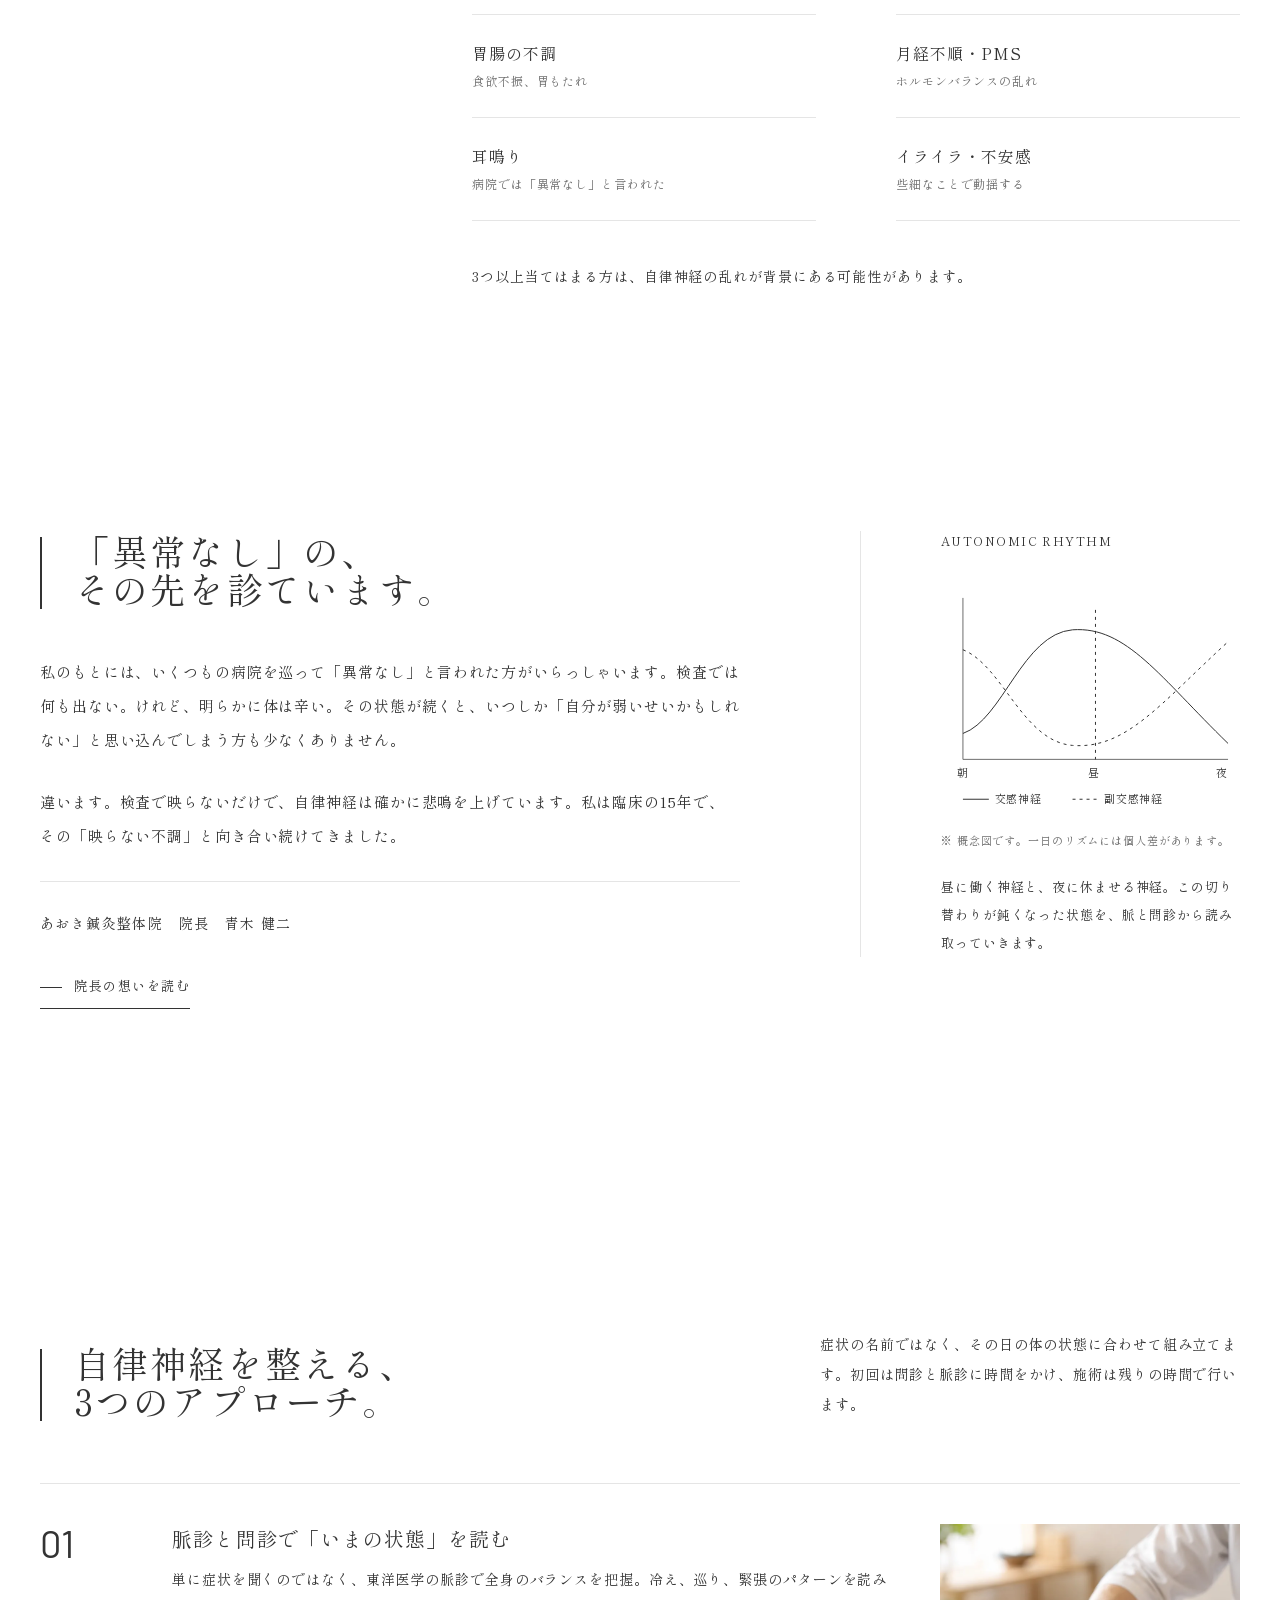
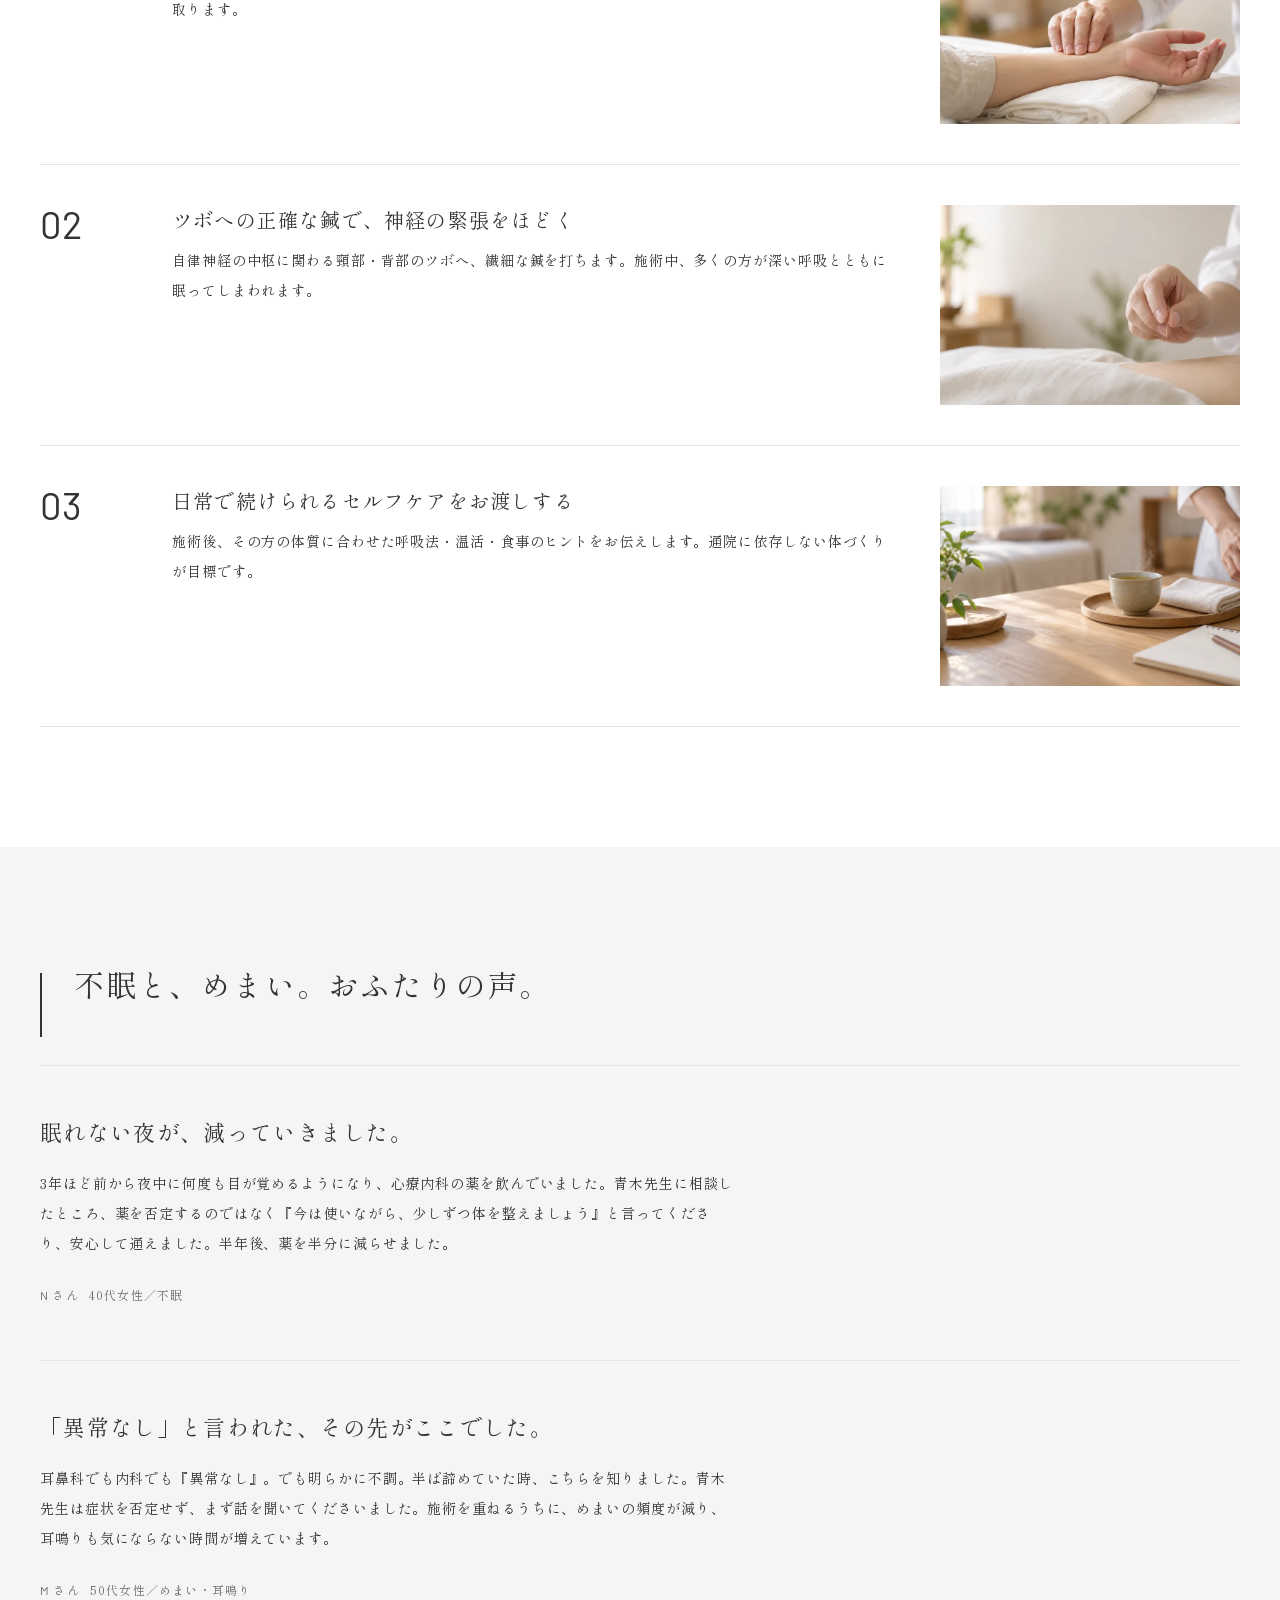
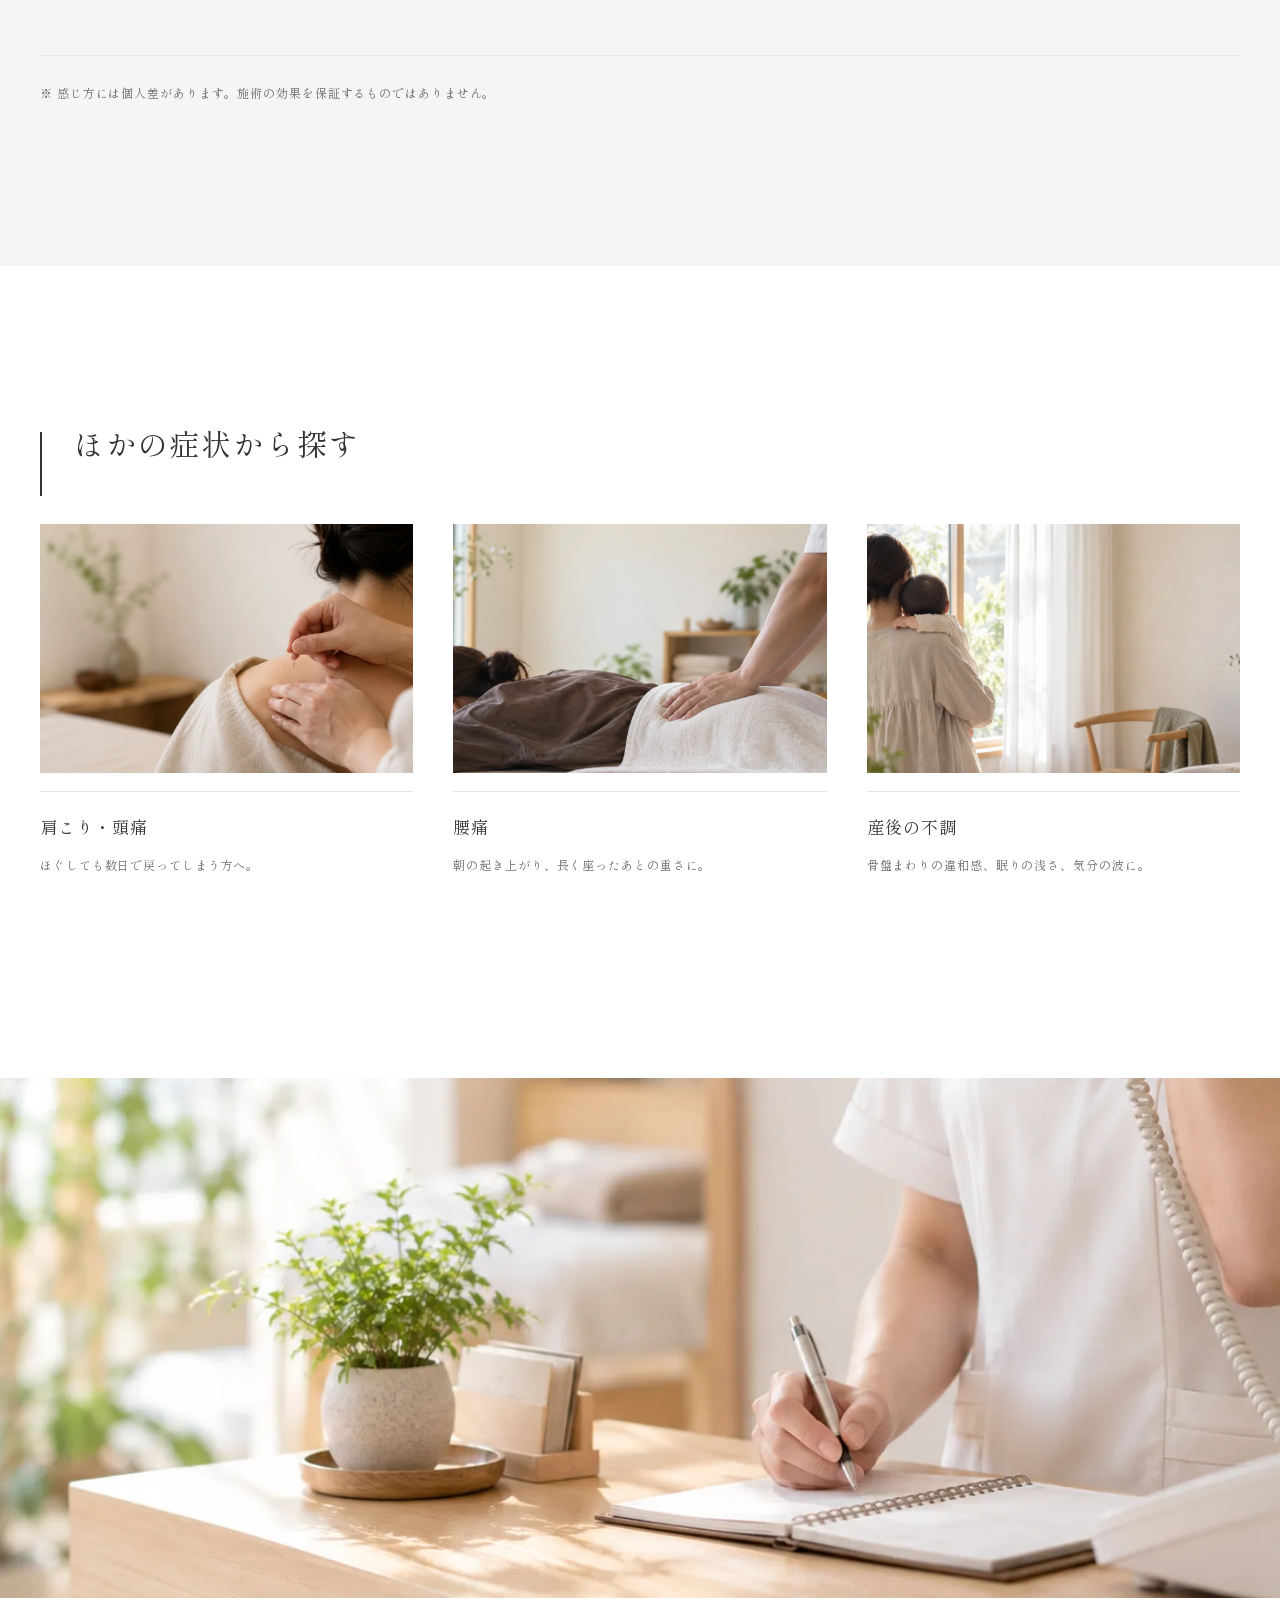
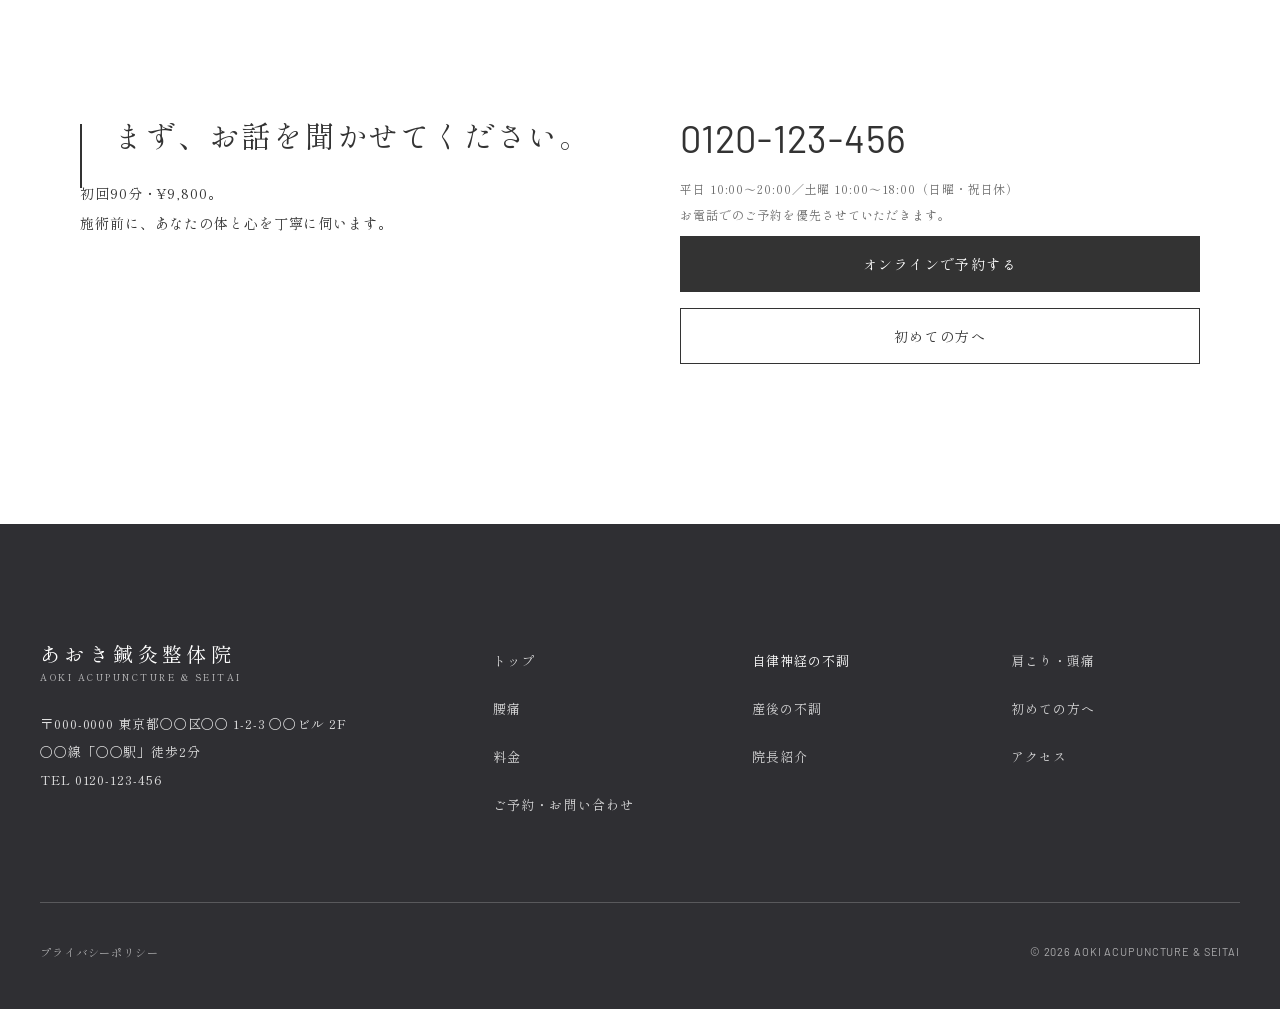
<file: symptoms/autonomic/index.html>
<!DOCTYPE html>
<html lang="ja">
<head>
<meta charset="UTF-8">
<meta name="viewport" content="width=device-width, initial-scale=1, viewport-fit=cover">
<title>自律神経の不調｜あおき鍼灸整体院</title>
<meta name="description" content="不眠、めまい、動悸、胃腸の不調。検査では異常が見つからないのに続くつらさに、脈診と問診で向き合います。東京・○○の自律神経専門鍼灸整体院。">
<meta name="theme-color" content="#2f2f33">
<link rel="canonical" href="https://sumiyakastudio.github.io/aoki-seitai/symptoms/autonomic/">
<meta property="og:site_name" content="あおき鍼灸整体院">
<meta property="og:type" content="website">
<meta property="og:title" content="自律神経の不調｜あおき鍼灸整体院">
<meta property="og:description" content="不眠、めまい、動悸、胃腸の不調。検査では異常が見つからないのに続くつらさに、脈診と問診で向き合います。">
<meta property="og:url" content="https://sumiyakastudio.github.io/aoki-seitai/symptoms/autonomic/">
<meta property="og:image" content="https://sumiyakastudio.github.io/aoki-seitai/img/ogp.jpg">
<meta name="twitter:card" content="summary_large_image">
<link rel="icon" href="../../img/favicon.svg" type="image/svg+xml">
<link rel="apple-touch-icon" href="../../img/apple-touch-icon.png">
<link rel="preconnect" href="https://fonts.googleapis.com">
<link rel="preconnect" href="https://fonts.gstatic.com" crossorigin>
<link href="https://fonts.googleapis.com/css2?family=Shippori+Mincho:wght@400;500&family=Noto+Serif+JP:wght@400&family=Barlow:wght@400;500&display=swap" rel="stylesheet">
<link rel="stylesheet" href="../../css/base.css">
<link rel="stylesheet" href="../../css/page-autonomic.css">
<!-- 計測タグ（GA4/GTM）は受注後に有効化。ここに挿入する。 -->
<script type="application/ld+json">
{"@context":"https://schema.org","@type":"BreadcrumbList","itemListElement":[{"@type":"ListItem","position":1,"name":"トップ","item":"https://sumiyakastudio.github.io/aoki-seitai/"},{"@type":"ListItem","position":2,"name":"自律神経の不調","item":"https://sumiyakastudio.github.io/aoki-seitai/symptoms/autonomic/"}]}
</script>
</head>
<body>

<a class="u-skip" href="#main">本文へ移動</a>

<header class="l-header" id="header">
  <div class="l-header__inner">
    <a class="l-logo" href="../../" aria-label="あおき鍼灸整体院 トップページ">
      <span class="l-logo__ja">あおき鍼灸整体院</span>
      <span class="l-logo__en">AOKI ACUPUNCTURE &amp; SEITAI</span>
    </a>
    <nav class="l-nav" aria-label="グローバルナビゲーション">
      <ul class="l-nav__list">
        <li class="l-nav__item has-sub">
          <button type="button" aria-expanded="false" aria-controls="nav-sub-symptoms">症状から探す</button>
          <ul class="l-nav__sub" id="nav-sub-symptoms">
            <li><a href="../../symptoms/autonomic/" aria-current="page">自律神経の不調</a></li>
            <li><a href="../../symptoms/neck-shoulder/">肩こり・頭痛</a></li>
            <li><a href="../../symptoms/lower-back/">腰痛</a></li>
            <li><a href="../../symptoms/postpartum/">産後の不調</a></li>
          </ul>
        </li>
        <li class="l-nav__item"><a href="../../first-visit/">初めての方へ</a></li>
        <li class="l-nav__item"><a href="../../price/">料金</a></li>
        <li class="l-nav__item"><a href="../../director/">院長紹介</a></li>
        <li class="l-nav__item"><a href="../../access/">アクセス</a></li>
      </ul>
    </nav>
    <a class="l-header__cta" href="../../contact/">ご予約</a>
    <button class="l-menu-btn" type="button" aria-expanded="false" aria-controls="menu" aria-label="メニューを開閉"><span></span><span></span></button>
  </div>
</header>

<div class="l-menu" id="menu" aria-hidden="true">
  <ul class="l-menu__list">
    <li><span>症状から探す</span>
      <ul class="l-menu__sub">
        <li><a href="../../symptoms/autonomic/" aria-current="page">自律神経の不調</a></li>
        <li><a href="../../symptoms/neck-shoulder/">肩こり・頭痛</a></li>
        <li><a href="../../symptoms/lower-back/">腰痛</a></li>
        <li><a href="../../symptoms/postpartum/">産後の不調</a></li>
      </ul>
    </li>
    <li><a href="../../first-visit/">初めての方へ</a></li>
    <li><a href="../../price/">料金</a></li>
    <li><a href="../../director/">院長紹介</a></li>
    <li><a href="../../access/">アクセス</a></li>
    <li><a href="../../contact/">ご予約・お問い合わせ</a></li>
  </ul>
  <div class="l-menu__foot">
    <a class="c-num" href="tel:0120123456" style="font-size:30px;letter-spacing:.02em;">0120-123-456</a>
    <p class="c-note">平日 10:00〜20:00／土曜 10:00〜18:00（日曜・祝日休）</p>
  </div>
</div>

<main id="main">

  <!-- ===== ページ見出し ===== -->
  <div class="p-head">
    <div class="l-container">
      <ol class="c-breadcrumb">
        <li><a href="../../">トップ</a></li>
        <li>自律神経の不調</li>
      </ol>
      <div class="p-head__inner" data-reveal>
        <h1 class="p-head__title">自律神経の不調</h1>
        <span class="p-head__en">Autonomic Nervous System</span>
      </div>
      <p class="p-head__lead" data-reveal>不眠、めまい、動悸、胃腸の不調。検査では異常が見つからないのに、体だけが確かに辛い。<br class="br-pc">そうした状態の背景には、自律神経のはたらきの乱れがあることがあります。当院は、その<span class="u-nb">「映らない不調」</span>を専門に診ています。</p>
    </div>
    <div class="p-head__visual l-container--full" data-reveal>
      <img src="../../img/hero-autonomic.webp" alt="施術者の指先が、髪の毛ほどの細さの鍼をそっと支えている" width="900" height="1200" fetchpriority="high" decoding="async">
    </div>
  </div>

  <!-- ===== ① こんな症状は、ありませんか ===== -->
  <section class="l-section p-an-check" aria-labelledby="check-t">
    <div class="l-container">
      <div class="p-an-check__grid">
        <div class="p-an-check__head" data-reveal>
          <h2 class="c-title" id="check-t"><span class="c-title__ja">思い当たるものは、<br>ありますか。</span><span class="c-title__en">Checklist</span></h2>
          <p class="c-note u-mt-4">当てはまる数の多さと、つらさの重さは必ずしも一致しません。ひとつだけでも、長く続いているならお聞かせください。</p>
        </div>
        <div class="p-an-check__body">
          <ul class="c-check" data-stagger>
            <li class="c-check__item"><p class="c-check__name">不眠</p><p class="c-check__note">寝つけない、夜中に何度も目が覚める</p></li>
            <li class="c-check__item"><p class="c-check__name">めまい</p><p class="c-check__note">立ち上がるとふらつく、視界が揺れる</p></li>
            <li class="c-check__item"><p class="c-check__name">IBS（過敏性腸症候群）</p><p class="c-check__note">緊張するとお腹を下す、便通が不安定</p></li>
            <li class="c-check__item"><p class="c-check__name">パニック障害</p><p class="c-check__note">電車や人混みで動悸・息苦しさ</p></li>
            <li class="c-check__item"><p class="c-check__name">慢性的な疲労感</p><p class="c-check__note">寝ても疲れが取れない</p></li>
            <li class="c-check__item"><p class="c-check__name">動悸・息苦しさ</p><p class="c-check__note">安静時にも胸がドキドキする</p></li>
            <li class="c-check__item"><p class="c-check__name">頭痛・肩こり</p><p class="c-check__note">鎮痛薬が手放せない</p></li>
            <li class="c-check__item"><p class="c-check__name">冷え・のぼせ</p><p class="c-check__note">自律神経の温度調整がうまくいかない</p></li>
            <li class="c-check__item"><p class="c-check__name">胃腸の不調</p><p class="c-check__note">食欲不振、胃もたれ</p></li>
            <li class="c-check__item"><p class="c-check__name">月経不順・PMS</p><p class="c-check__note">ホルモンバランスの乱れ</p></li>
            <li class="c-check__item"><p class="c-check__name">耳鳴り</p><p class="c-check__note">病院では「異常なし」と言われた</p></li>
            <li class="c-check__item"><p class="c-check__name">イライラ・不安感</p><p class="c-check__note">些細なことで動揺する</p></li>
          </ul>
          <p class="p-an-check__foot" data-reveal>3つ以上当てはまる方は、自律神経の乱れが背景にある可能性があります。</p>
        </div>
      </div>
    </div>
  </section>

  <!-- ===== ② 当院の考え方 ===== -->
  <section class="l-section p-an-view" aria-labelledby="view-t">
    <div class="l-container">
      <div class="p-an-view__grid">
        <div>
          <h2 class="c-title c-title--lg" id="view-t" data-reveal><span class="c-title__ja">「異常なし」の、<br>その先を診ています。</span></h2>
          <div class="p-an-view__body" data-reveal>
            <p>私のもとには、いくつもの病院を巡って「異常なし」と言われた方がいらっしゃいます。検査では何も出ない。けれど、明らかに体は辛い。その状態が続くと、いつしか「自分が弱いせいかもしれない」と思い込んでしまう方も少なくありません。</p>
            <p>違います。検査で映らないだけで、自律神経は確かに悲鳴を上げています。私は臨床の15年で、その「映らない不調」と向き合い続けてきました。</p>
            <p class="p-an-view__sign">あおき鍼灸整体院　院長　青木 健二</p>
            <p class="u-mt-4"><a class="c-link c-link--arrow" href="../../director/">院長の想いを読む</a></p>
          </div>
        </div>
        <aside class="p-an-view__aside" data-reveal>
          <p class="c-en">Autonomic Rhythm</p>
          <svg class="c-draw u-mt-3" viewBox="0 0 300 240" role="img" aria-label="一日のなかで交感神経と副交感神経が入れ替わる様子を示した概念図。日中は交感神経が高く、夜間は副交感神経が高くなる。">
            <line class="ln-thin" x1="22" y1="186" x2="288" y2="186"></line>
            <line class="ln-thin" x1="22" y1="24" x2="22" y2="186"></line>
            <line class="ln-dash" x1="155" y1="36" x2="155" y2="186"></line>
            <path class="ln" d="M22,160 C62,146 82,60 132,56 C186,52 220,104 288,170"></path>
            <path class="ln-dash" d="M22,76 C62,92 82,168 132,172 C186,176 220,130 288,68"></path>
            <text x="16" y="204">朝</text>
            <text x="148" y="204">昼</text>
            <text x="276" y="204">夜</text>
            <line class="ln" x1="22" y1="226" x2="48" y2="226"></line>
            <text x="54" y="230">交感神経</text>
            <line class="ln-dash" x1="132" y1="226" x2="158" y2="226"></line>
            <text x="164" y="230">副交感神経</text>
          </svg>
          <p class="c-cap u-mt-2">※ 概念図です。一日のリズムには個人差があります。</p>
          <p class="p-an-view__aside-text">昼に働く神経と、夜に休ませる神経。この切り替わりが鈍くなった状態を、脈と問診から読み取っていきます。</p>
        </aside>
      </div>
    </div>
  </section>

  <!-- ===== ③ アプローチ ===== -->
  <section class="l-section p-an-method" aria-labelledby="met-t">
    <div class="l-container">
      <div class="p-an-method__head">
        <h2 class="c-title c-title--lg" id="met-t" data-reveal><span class="c-title__ja">自律神経を整える、<br>3つのアプローチ。</span></h2>
        <p class="c-lead" data-reveal>症状の名前ではなく、その日の体の状態に合わせて組み立てます。初回は問診と脈診に時間をかけ、施術は残りの時間で行います。</p>
      </div>
      <ol class="c-steps c-steps--media" data-reveal>
        <li class="c-steps__item">
          <div>
            <h3 class="c-steps__title">脈診と問診で<br class="br-sp">「いまの状態」を読む</h3>
            <p class="c-steps__text">単に症状を聞くのではなく、東洋医学の脈診で全身のバランスを把握。冷え、巡り、緊張のパターンを読み取ります。</p>
          </div>
          <img src="../../img/flow-02.webp" alt="手首に指を当てて脈を診る施術者の手元" width="840" height="632" loading="lazy" decoding="async">
        </li>
        <li class="c-steps__item">
          <div>
            <h3 class="c-steps__title">ツボへの正確な鍼で、<br class="br-sp">神経の緊張をほどく</h3>
            <p class="c-steps__text">自律神経の中枢に関わる頸部・背部のツボへ、繊細な鍼を打ちます。施術中、多くの方が深い呼吸とともに眠ってしまわれます。</p>
          </div>
          <img src="../../img/flow-03.webp" alt="髪の毛ほどの細さの鍼を指先に持つ施術者" width="840" height="632" loading="lazy" decoding="async">
        </li>
        <li class="c-steps__item">
          <div>
            <h3 class="c-steps__title">日常で続けられる<br class="br-sp">セルフケアをお渡しする</h3>
            <p class="c-steps__text">施術後、その方の体質に合わせた呼吸法・温活・食事のヒントをお伝えします。通院に依存しない体づくりが目標です。</p>
          </div>
          <img src="../../img/flow-04.webp" alt="施術後にお出しする温かいお茶と養生のメモ" width="840" height="632" loading="lazy" decoding="async">
        </li>
      </ol>
    </div>
  </section>

  <!-- ===== ④ 患者さまの声 ===== -->
  <section class="l-band p-an-voices" aria-labelledby="voi-t">
    <div class="l-container">
      <h2 class="c-title" id="voi-t" data-reveal><span class="c-title__ja">不眠と、めまい。<br class="br-sp">おふたりの声。</span></h2>
      <div class="p-an-voices__list" data-stagger>
        <article class="c-voice">
          <p class="c-voice__quote">眠れない夜が、減っていきました。</p>
          <p class="c-voice__text">3年ほど前から夜中に何度も目が覚めるようになり、心療内科の薬を飲んでいました。青木先生に相談したところ、薬を否定するのではなく『今は使いながら、少しずつ体を整えましょう』と言ってくださり、安心して通えました。半年後、薬を半分に減らせました。</p>
          <p class="c-voice__meta"><strong>N さん</strong>40代女性／不眠</p>
        </article>
        <article class="c-voice">
          <p class="c-voice__quote">「異常なし」と言われた、<br class="br-sp">その先がここでした。</p>
          <p class="c-voice__text">耳鼻科でも内科でも『異常なし』。でも明らかに不調。半ば諦めていた時、こちらを知りました。青木先生は症状を否定せず、まず話を聞いてくださいました。施術を重ねるうちに、めまいの頻度が減り、耳鳴りも気にならない時間が増えています。</p>
          <p class="c-voice__meta"><strong>M さん</strong>50代女性／めまい・耳鳴り</p>
        </article>
      </div>
      <p class="c-note u-mt-3">※ 感じ方には個人差があります。施術の効果を保証するものではありません。</p>
    </div>
  </section>

  <!-- ===== ⑤ ほかの症状から探す ===== -->
  <section class="l-section p-an-related" aria-labelledby="rel-t">
    <div class="l-container">
      <h2 class="c-title" id="rel-t" data-reveal><span class="c-title__ja">ほかの症状から探す</span></h2>
      <div class="c-related u-mt-6" data-stagger>
        <a class="c-related__item" href="../../symptoms/neck-shoulder/">
          <img src="../../img/hero-neck.webp" alt="首から肩にかけて鍼を施す施術者の手元" width="1400" height="700" loading="lazy" decoding="async">
          <h3 class="c-related__title">肩こり・頭痛</h3>
          <p class="c-related__text">ほぐしても数日で戻ってしまう方へ。</p>
        </a>
        <a class="c-related__item" href="../../symptoms/lower-back/">
          <img src="../../img/hero-back.webp" alt="うつ伏せの背中に静かに手を当てる施術者" width="1400" height="700" loading="lazy" decoding="async">
          <h3 class="c-related__title">腰痛</h3>
          <p class="c-related__text">朝の起き上がり、長く座ったあとの重さに。</p>
        </a>
        <a class="c-related__item" href="../../symptoms/postpartum/">
          <img src="../../img/hero-postpartum.webp" alt="明るい窓辺で赤ちゃんを抱く母親の後ろ姿" width="1400" height="700" loading="lazy" decoding="async">
          <h3 class="c-related__title">産後の不調</h3>
          <p class="c-related__text">骨盤まわりの違和感、眠りの浅さ、気分の波に。</p>
        </a>
      </div>
    </div>
  </section>

</main>

<!-- ===== ご予約 ===== -->
<section class="l-cta" aria-labelledby="cta-t">
  <div class="l-cta__visual"><img src="../../img/reception.webp" alt="受付で電話に応対するスタッフ" width="1400" height="1208" loading="lazy" decoding="async"></div>
  <div class="l-cta__body">
    <div class="l-cta__grid">
      <div data-reveal>
        <h2 class="c-title" id="cta-t"><span class="c-title__ja">まず、お話を<br class="br-sp">聞かせてください。</span></h2>
        <p class="c-title__lead">初回90分・¥9,800。<br>施術前に、あなたの体と心を丁寧に伺います。</p>
      </div>
      <div data-reveal>
        <a class="l-cta__tel" href="tel:0120123456">0120-123-456</a>
        <p class="l-cta__hours">平日 10:00〜20:00／土曜 10:00〜18:00（日曜・祝日休）<br>お電話でのご予約を優先させていただきます。</p>
        <div class="l-cta__btns u-mt-4">
          <a class="c-btn c-btn--fill" href="../../contact/">オンラインで予約する</a>
          <a class="c-btn" href="../../first-visit/">初めての方へ</a>
        </div>
      </div>
    </div>
  </div>
</section>

<footer class="l-footer">
  <div class="l-footer__inner">
    <div class="l-footer__top">
      <div>
        <a class="l-logo l-footer__logo" href="../../" aria-label="あおき鍼灸整体院 トップページ">
          <span class="l-logo__ja">あおき鍼灸整体院</span>
          <span class="l-logo__en">AOKI ACUPUNCTURE &amp; SEITAI</span>
        </a>
        <address class="l-footer__addr">〒000-0000 東京都○○区○○ 1-2-3 ○○ビル 2F<br>○○線「○○駅」徒歩2分<br>TEL 0120-123-456</address>
      </div>
      <nav class="l-footer__nav" aria-label="フッターナビゲーション">
        <a href="../../">トップ</a>
        <a href="../../symptoms/autonomic/" aria-current="page">自律神経の不調</a>
        <a href="../../symptoms/neck-shoulder/">肩こり・頭痛</a>
        <a href="../../symptoms/lower-back/">腰痛</a>
        <a href="../../symptoms/postpartum/">産後の不調</a>
        <a href="../../first-visit/">初めての方へ</a>
        <a href="../../price/">料金</a>
        <a href="../../director/">院長紹介</a>
        <a href="../../access/">アクセス</a>
        <a href="../../contact/">ご予約・お問い合わせ</a>
      </nav>
    </div>
    <div class="l-footer__bottom">
      <a href="../../privacy/">プライバシーポリシー</a>
      <span class="l-footer__copy">© 2026 AOKI ACUPUNCTURE &amp; SEITAI</span>
    </div>
  </div>
</footer>

<nav class="l-spbar" aria-label="ご予約ショートカット">
  <a href="tel:0120123456">お電話</a>
  <a class="is-fill" href="../../contact/">ご予約</a>
</nav>

<script src="../../js/main.js" defer></script>
</body>
</html>
</file>
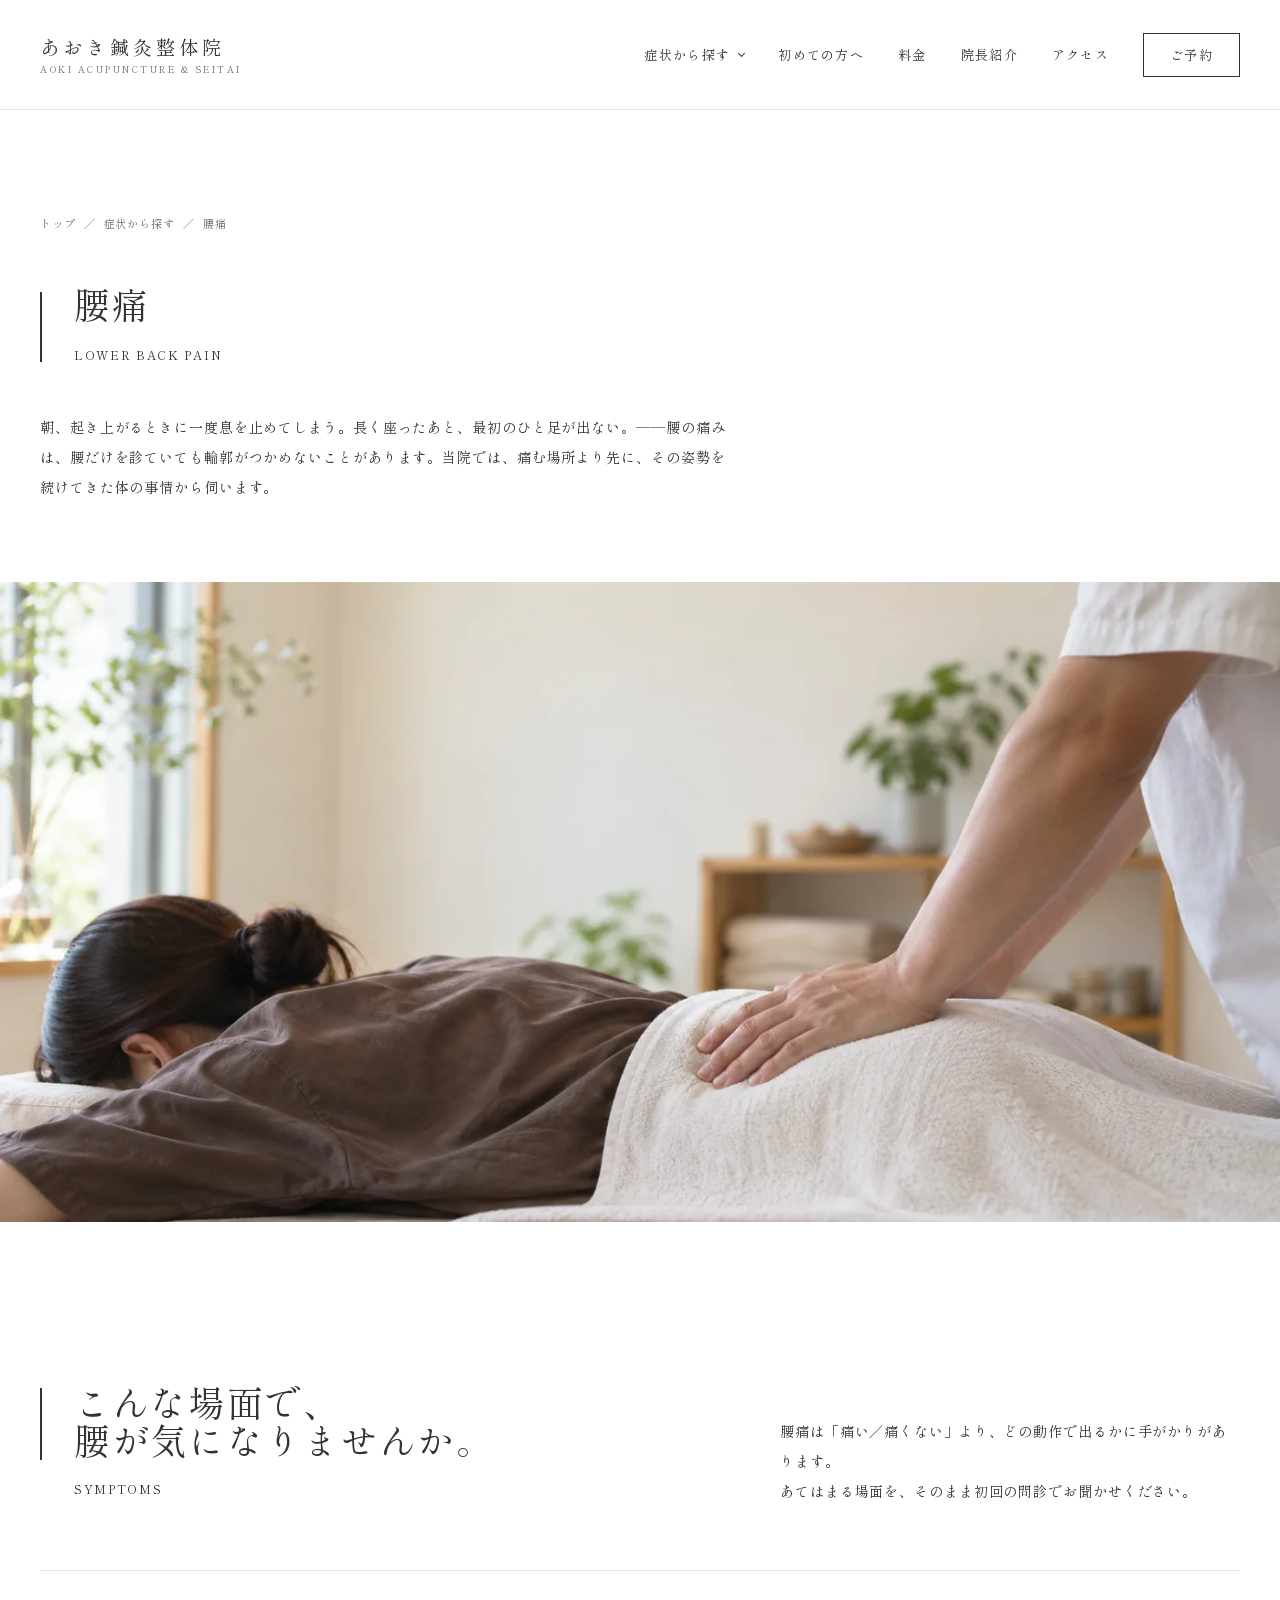
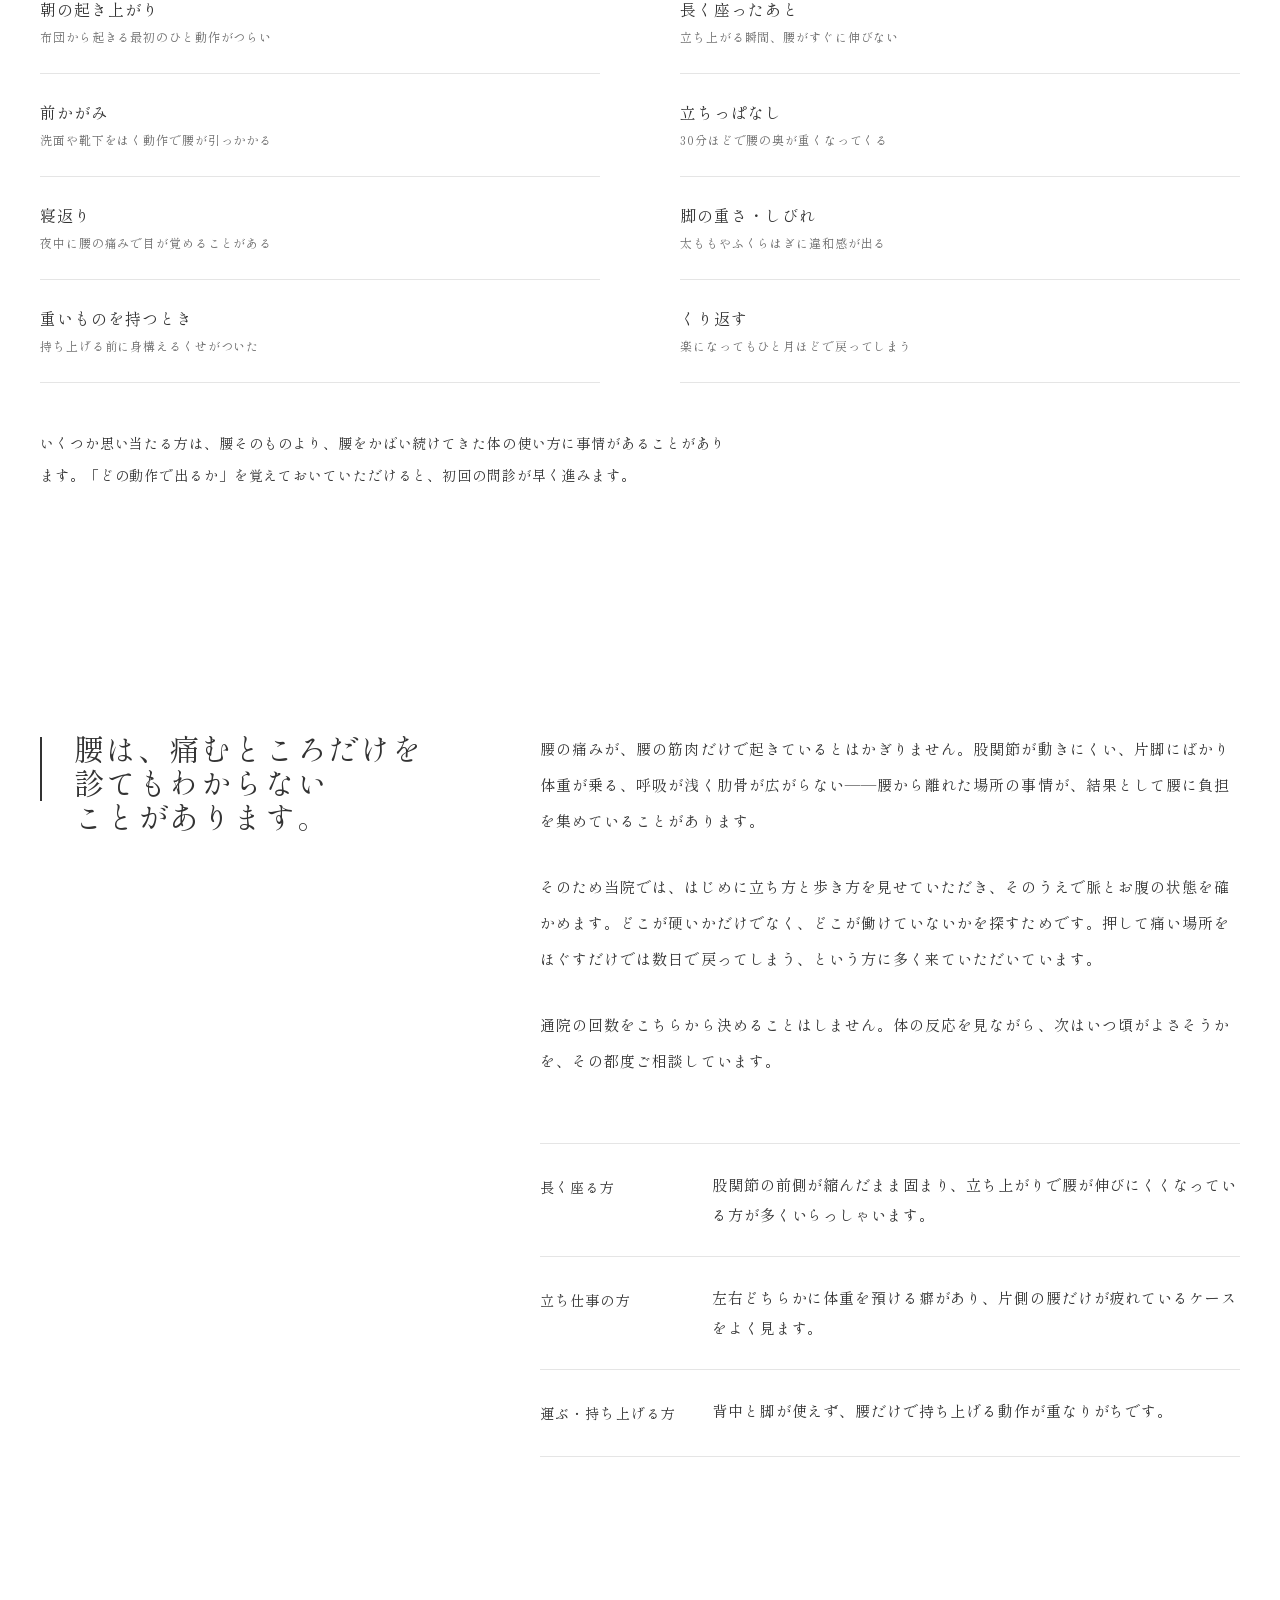
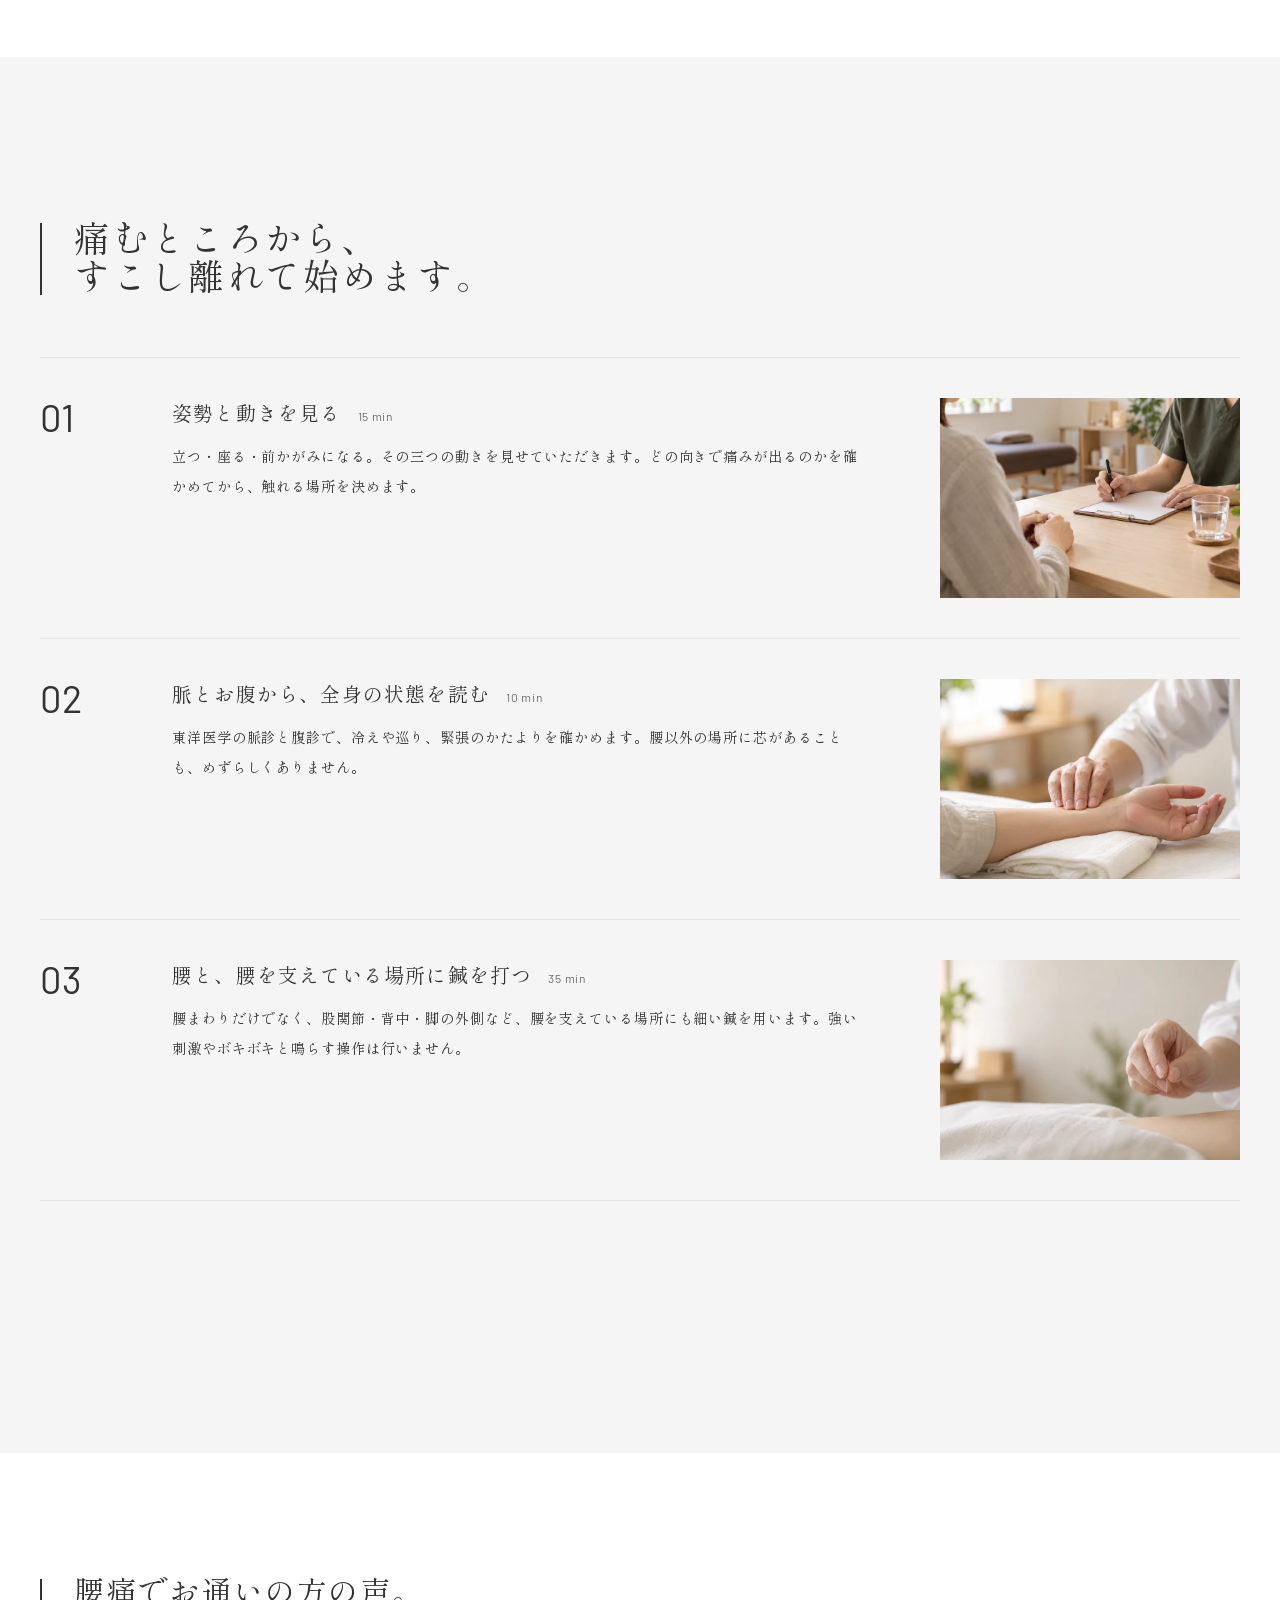
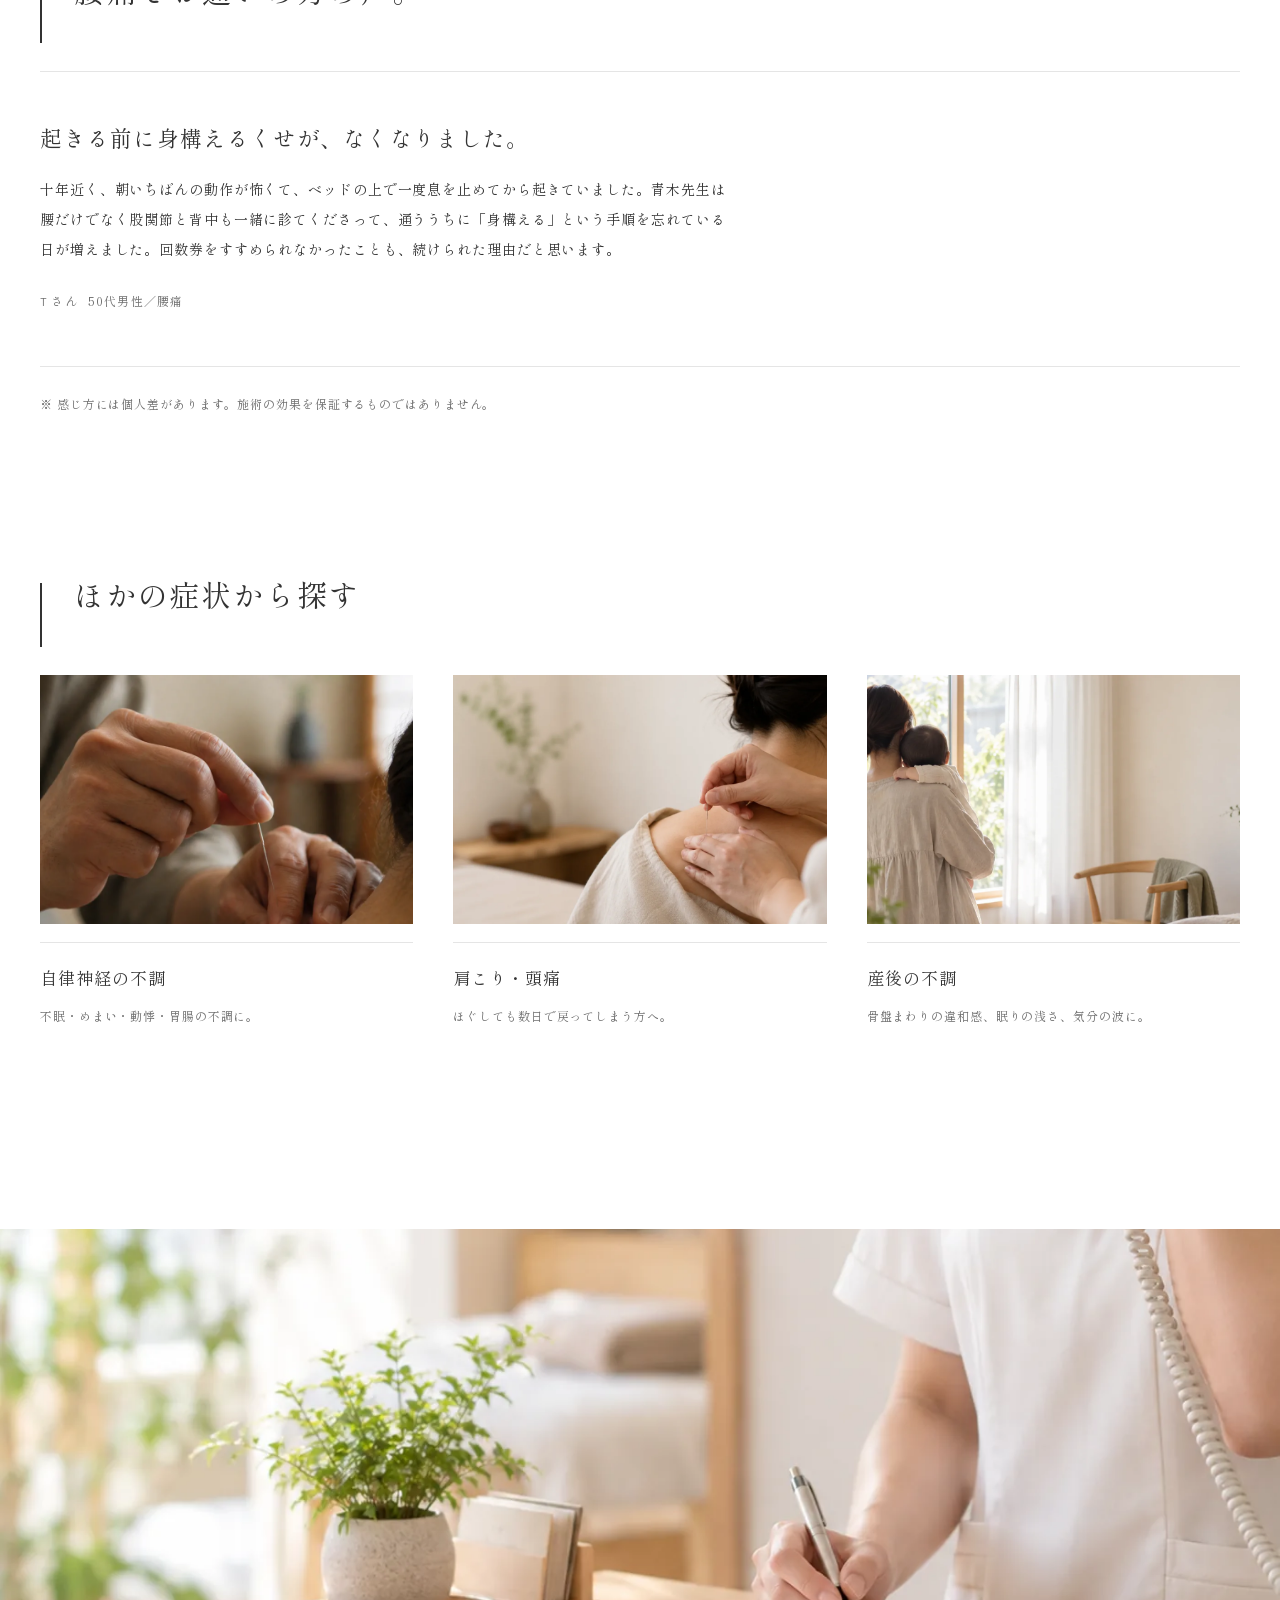
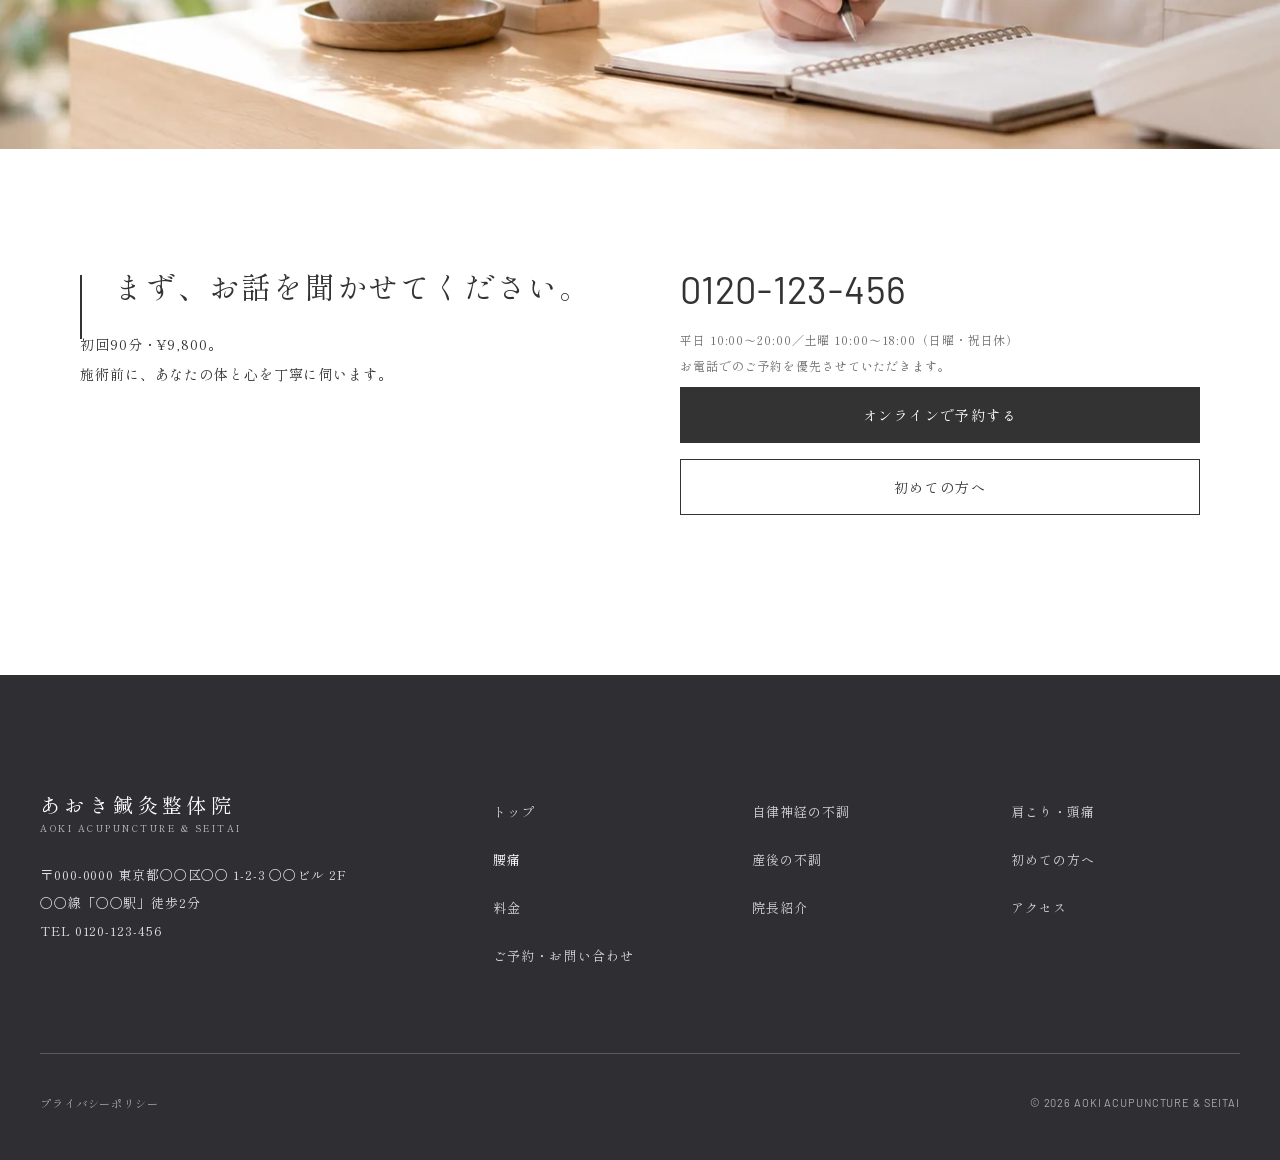
<file: symptoms/lower-back/index.html>
<!DOCTYPE html>
<html lang="ja">
<head>
<meta charset="UTF-8">
<meta name="viewport" content="width=device-width, initial-scale=1, viewport-fit=cover">
<title>腰痛｜あおき鍼灸整体院</title>
<meta name="description" content="朝の起き上がり、長く座ったあとの重さ、くり返す腰の痛みに。あおき鍼灸整体院（東京・○○）では、痛む場所だけでなく、腰を支えている股関節・背中・脚の状態から診ていきます。">
<meta name="theme-color" content="#2f2f33">
<link rel="canonical" href="https://sumiyakastudio.github.io/aoki-seitai/symptoms/lower-back/">
<meta property="og:site_name" content="あおき鍼灸整体院">
<meta property="og:type" content="article">
<meta property="og:title" content="腰痛｜あおき鍼灸整体院">
<meta property="og:description" content="朝の起き上がり、長く座ったあとの重さ、くり返す腰の痛みに。痛む場所だけでなく、腰を支えている場所から診ていきます。">
<meta property="og:url" content="https://sumiyakastudio.github.io/aoki-seitai/symptoms/lower-back/">
<meta property="og:image" content="https://sumiyakastudio.github.io/aoki-seitai/img/ogp.jpg">
<meta name="twitter:card" content="summary_large_image">
<link rel="icon" href="../../img/favicon.svg" type="image/svg+xml">
<link rel="apple-touch-icon" href="../../img/apple-touch-icon.png">
<link rel="preconnect" href="https://fonts.googleapis.com">
<link rel="preconnect" href="https://fonts.gstatic.com" crossorigin>
<link href="https://fonts.googleapis.com/css2?family=Shippori+Mincho:wght@400;500&family=Noto+Serif+JP:wght@400&family=Barlow:wght@400;500&display=swap" rel="stylesheet">
<link rel="stylesheet" href="../../css/base.css">
<link rel="stylesheet" href="../../css/page-lower-back.css">
<!-- 計測タグ（GA4/GTM）は受注後に有効化。ここに挿入する。 -->
<script type="application/ld+json">
{"@context":"https://schema.org","@type":"BreadcrumbList","itemListElement":[{"@type":"ListItem","position":1,"name":"トップ","item":"https://sumiyakastudio.github.io/aoki-seitai/"},{"@type":"ListItem","position":2,"name":"症状から探す","item":"https://sumiyakastudio.github.io/aoki-seitai/#symptoms"},{"@type":"ListItem","position":3,"name":"腰痛","item":"https://sumiyakastudio.github.io/aoki-seitai/symptoms/lower-back/"}]}
</script>
</head>
<body>

<a class="u-skip" href="#main">本文へ移動</a>

<header class="l-header" id="header">
  <div class="l-header__inner">
    <a class="l-logo" href="../../" aria-label="あおき鍼灸整体院 トップページ">
      <span class="l-logo__ja">あおき鍼灸整体院</span>
      <span class="l-logo__en">AOKI ACUPUNCTURE &amp; SEITAI</span>
    </a>
    <nav class="l-nav" aria-label="グローバルナビゲーション">
      <ul class="l-nav__list">
        <li class="l-nav__item has-sub">
          <button type="button" aria-expanded="false" aria-controls="nav-sub-symptoms">症状から探す</button>
          <ul class="l-nav__sub" id="nav-sub-symptoms">
            <li><a href="../autonomic/">自律神経の不調</a></li>
            <li><a href="../neck-shoulder/">肩こり・頭痛</a></li>
            <li><a href="./" aria-current="page">腰痛</a></li>
            <li><a href="../postpartum/">産後の不調</a></li>
          </ul>
        </li>
        <li class="l-nav__item"><a href="../../first-visit/">初めての方へ</a></li>
        <li class="l-nav__item"><a href="../../price/">料金</a></li>
        <li class="l-nav__item"><a href="../../director/">院長紹介</a></li>
        <li class="l-nav__item"><a href="../../access/">アクセス</a></li>
      </ul>
    </nav>
    <a class="l-header__cta" href="../../contact/">ご予約</a>
    <button class="l-menu-btn" type="button" aria-expanded="false" aria-controls="menu" aria-label="メニューを開閉"><span></span><span></span></button>
  </div>
</header>

<div class="l-menu" id="menu" aria-hidden="true">
  <ul class="l-menu__list">
    <li><span>症状から探す</span>
      <ul class="l-menu__sub">
        <li><a href="../autonomic/">自律神経の不調</a></li>
        <li><a href="../neck-shoulder/">肩こり・頭痛</a></li>
        <li><a href="./" aria-current="page">腰痛</a></li>
        <li><a href="../postpartum/">産後の不調</a></li>
      </ul>
    </li>
    <li><a href="../../first-visit/">初めての方へ</a></li>
    <li><a href="../../price/">料金</a></li>
    <li><a href="../../director/">院長紹介</a></li>
    <li><a href="../../access/">アクセス</a></li>
    <li><a href="../../contact/">ご予約・お問い合わせ</a></li>
  </ul>
  <div class="l-menu__foot">
    <a class="c-num" href="tel:0120123456" style="font-size:30px;letter-spacing:.02em;">0120-123-456</a>
    <p class="c-note">平日 10:00〜20:00／土曜 10:00〜18:00（日曜・祝日休）</p>
  </div>
</div>

<main id="main">

  <!-- ===== ページ見出し ===== -->
  <div class="p-head">
    <div class="l-container">
      <ol class="c-breadcrumb">
        <li><a href="../../">トップ</a></li>
        <li><a href="../../#symptoms">症状から探す</a></li>
        <li aria-current="page">腰痛</li>
      </ol>
      <div class="p-head__inner">
        <h1 class="p-head__title">腰痛</h1>
        <span class="p-head__en">Lower Back Pain</span>
      </div>
      <p class="p-head__lead">朝、起き上がるときに一度息を止めてしまう。長く座ったあと、最初のひと足が出ない。——腰の痛みは、腰だけを診ていても輪郭がつかめないことがあります。当院では、痛む場所より先に、その姿勢を続けてきた体の事情から伺います。</p>
    </div>
    <div class="l-container--full p-head__visual">
      <img src="../../img/hero-back.webp" alt="うつ伏せの患者の背中に静かに手を当てる施術者" width="1400" height="700" fetchpriority="high" decoding="async">
    </div>
  </div>

  <!-- ===== ① チェック ===== -->
  <section class="l-section p-lb-check" aria-labelledby="lb-check-t">
    <div class="l-container">
      <div class="p-lb-check__head">
        <h2 class="c-title c-title--lg" id="lb-check-t" data-reveal><span class="c-title__ja">こんな場面で、<br>腰が気になりませんか。</span><span class="c-title__en">Symptoms</span></h2>
        <p class="c-lead" data-reveal>腰痛は「痛い／痛くない」より、どの動作で出るかに手がかりがあります。<br class="br-pc">あてはまる場面を、そのまま初回の問診でお聞かせください。</p>
      </div>
      <ul class="c-check" data-stagger>
        <li class="c-check__item"><p class="c-check__name">朝の起き上がり</p><p class="c-check__note">布団から起きる最初のひと動作がつらい</p></li>
        <li class="c-check__item"><p class="c-check__name">長く座ったあと</p><p class="c-check__note">立ち上がる瞬間、腰がすぐに伸びない</p></li>
        <li class="c-check__item"><p class="c-check__name">前かがみ</p><p class="c-check__note">洗面や靴下をはく動作で腰が引っかかる</p></li>
        <li class="c-check__item"><p class="c-check__name">立ちっぱなし</p><p class="c-check__note">30分ほどで腰の奥が重くなってくる</p></li>
        <li class="c-check__item"><p class="c-check__name">寝返り</p><p class="c-check__note">夜中に腰の痛みで目が覚めることがある</p></li>
        <li class="c-check__item"><p class="c-check__name">脚の重さ・しびれ</p><p class="c-check__note">太ももやふくらはぎに違和感が出る</p></li>
        <li class="c-check__item"><p class="c-check__name">重いものを持つとき</p><p class="c-check__note">持ち上げる前に身構えるくせがついた</p></li>
        <li class="c-check__item"><p class="c-check__name">くり返す</p><p class="c-check__note">楽になってもひと月ほどで戻ってしまう</p></li>
      </ul>
      <p class="p-lb-check__foot" data-reveal>いくつか思い当たる方は、腰そのものより、腰をかばい続けてきた体の使い方に事情があることがあります。「どの動作で出るか」を覚えておいていただけると、初回の問診が早く進みます。</p>
    </div>
  </section>

  <!-- ===== ② 考え方 ===== -->
  <section class="l-section p-lb-view" aria-labelledby="lb-view-t">
    <div class="l-container">
      <div class="p-lb-view__grid">
        <h2 class="c-title" id="lb-view-t" data-reveal><span class="c-title__ja">腰は、痛むところだけを<br>診てもわからない<br>ことがあります。</span></h2>
        <div class="p-lb-view__body" data-reveal>
          <p>腰の痛みが、腰の筋肉だけで起きているとはかぎりません。股関節が動きにくい、片脚にばかり体重が乗る、呼吸が浅く肋骨が広がらない——腰から離れた場所の事情が、結果として腰に負担を集めていることがあります。</p>
          <p>そのため当院では、はじめに立ち方と歩き方を見せていただき、そのうえで脈とお腹の状態を確かめます。どこが硬いかだけでなく、どこが働けていないかを探すためです。押して痛い場所をほぐすだけでは数日で戻ってしまう、という方に多く来ていただいています。</p>
          <p>通院の回数をこちらから決めることはしません。体の反応を見ながら、次はいつ頃がよさそうかを、その都度ご相談しています。</p>
          <dl class="c-spec c-spec--narrow p-lb-view__cases">
            <div class="c-spec__row"><dt class="c-spec__key">長く座る方</dt><dd class="c-spec__val">股関節の前側が縮んだまま固まり、立ち上がりで腰が伸びにくくなっている方が多くいらっしゃいます。</dd></div>
            <div class="c-spec__row"><dt class="c-spec__key">立ち仕事の方</dt><dd class="c-spec__val">左右どちらかに体重を預ける癖があり、片側の腰だけが疲れているケースをよく見ます。</dd></div>
            <div class="c-spec__row"><dt class="c-spec__key">運ぶ・持ち上げる方</dt><dd class="c-spec__val">背中と脚が使えず、腰だけで持ち上げる動作が重なりがちです。</dd></div>
          </dl>
        </div>
      </div>
    </div>
  </section>

  <!-- ===== ③ アプローチ ===== -->
  <section class="l-band p-lb-approach" aria-labelledby="lb-app-t">
    <div class="l-container">
      <h2 class="c-title c-title--lg" id="lb-app-t" data-reveal><span class="c-title__ja">痛むところから、<br>すこし離れて始めます。</span></h2>
      <ol class="c-steps c-steps--media p-lb-approach__list" data-reveal>
        <li class="c-steps__item">
          <div>
            <h3 class="c-steps__title">姿勢と動きを見る<span class="c-steps__time">15 min</span></h3>
            <p class="c-steps__text">立つ・座る・前かがみになる。その三つの動きを見せていただきます。どの向きで痛みが出るのかを確かめてから、触れる場所を決めます。</p>
          </div>
          <img src="../../img/flow-01.webp" alt="机越しに問診を行う施術者の手元" width="840" height="632" loading="lazy" decoding="async">
        </li>
        <li class="c-steps__item">
          <div>
            <h3 class="c-steps__title">脈とお腹から、<br class="br-sp">全身の状態を読む<span class="c-steps__time">10 min</span></h3>
            <p class="c-steps__text">東洋医学の脈診と腹診で、冷えや巡り、緊張のかたよりを確かめます。腰以外の場所に芯があることも、めずらしくありません。</p>
          </div>
          <img src="../../img/flow-02.webp" alt="手首に指を当てて脈を診る施術者の手元" width="840" height="632" loading="lazy" decoding="async">
        </li>
        <li class="c-steps__item">
          <div>
            <h3 class="c-steps__title">腰と、腰を支えている<br class="br-sp">場所に鍼を打つ<span class="c-steps__time">35 min</span></h3>
            <p class="c-steps__text">腰まわりだけでなく、股関節・背中・脚の外側など、腰を支えている場所にも細い鍼を用います。強い刺激やボキボキと鳴らす操作は行いません。</p>
          </div>
          <img src="../../img/flow-03.webp" alt="髪の毛ほどの細さの鍼を指先に持つ施術者" width="840" height="632" loading="lazy" decoding="async">
        </li>
      </ol>
      <div class="p-lb-approach__foot" data-reveal>
        <p class="c-note">所要時間は初回（問診＋脈診＋施術／90分・¥9,800）の目安です。2回目以降は施術60分・¥7,800となります。施術後には、腰に戻りにくくするための座り方と、脚の付け根をゆるめる簡単な体操をお渡しします。</p>
        <a class="c-link c-link--arrow" href="../../first-visit/">初めての方へ</a>
      </div>
    </div>
  </section>

  <!-- ===== ④ 声 ===== -->
  <section class="l-section p-lb-voice" aria-labelledby="lb-voice-t">
    <div class="l-container">
      <h2 class="c-title" id="lb-voice-t" data-reveal><span class="c-title__ja">腰痛でお通いの方の声。</span></h2>
      <div class="p-lb-voice__list" data-reveal>
        <article class="c-voice">
          <p class="c-voice__quote">起きる前に身構えるくせが、<br class="br-sp">なくなりました。</p>
          <p class="c-voice__text">十年近く、朝いちばんの動作が怖くて、ベッドの上で一度息を止めてから起きていました。青木先生は腰だけでなく股関節と背中も一緒に診てくださって、通ううちに「身構える」という手順を忘れている日が増えました。回数券をすすめられなかったことも、続けられた理由だと思います。</p>
          <p class="c-voice__meta"><strong>T さん</strong>50代男性／腰痛</p>
        </article>
      </div>
      <p class="c-note u-mt-3">※ 感じ方には個人差があります。施術の効果を保証するものではありません。</p>
    </div>
  </section>

  <!-- ===== ⑤ ほかの症状 ===== -->
  <section class="l-section p-lb-related" aria-labelledby="lb-rel-t">
    <div class="l-container">
      <h2 class="c-title" id="lb-rel-t" data-reveal><span class="c-title__ja">ほかの症状から探す</span></h2>
      <div class="c-related p-lb-related__list" data-stagger>
        <a class="c-related__item" href="../autonomic/">
          <img src="../../img/hero-autonomic.webp" alt="静かな施術室で施術を行う手元" width="900" height="1200" loading="lazy" decoding="async">
          <h3 class="c-related__title">自律神経の不調</h3>
          <p class="c-related__text">不眠・めまい・動悸・胃腸の不調に。</p>
        </a>
        <a class="c-related__item" href="../neck-shoulder/">
          <img src="../../img/hero-neck.webp" alt="首から肩にかけて鍼を施す施術者の手元" width="1400" height="700" loading="lazy" decoding="async">
          <h3 class="c-related__title">肩こり・頭痛</h3>
          <p class="c-related__text">ほぐしても数日で戻ってしまう方へ。</p>
        </a>
        <a class="c-related__item" href="../postpartum/">
          <img src="../../img/hero-postpartum.webp" alt="明るい窓辺で赤ちゃんを抱く母親の後ろ姿" width="1400" height="700" loading="lazy" decoding="async">
          <h3 class="c-related__title">産後の不調</h3>
          <p class="c-related__text">骨盤まわりの違和感、眠りの浅さ、気分の波に。</p>
        </a>
      </div>
    </div>
  </section>

</main>

<!-- ===== ご予約 ===== -->
<section class="l-cta" aria-labelledby="cta-t">
  <div class="l-cta__visual"><img src="../../img/reception.webp" alt="受付で電話に応対するスタッフ" width="1400" height="1208" loading="lazy" decoding="async"></div>
  <div class="l-cta__body">
    <div class="l-cta__grid">
      <div data-reveal>
        <h2 class="c-title" id="cta-t"><span class="c-title__ja">まず、お話を<br class="br-sp">聞かせてください。</span></h2>
        <p class="c-title__lead">初回90分・¥9,800。<br>施術前に、あなたの体と心を丁寧に伺います。</p>
      </div>
      <div data-reveal>
        <a class="l-cta__tel" href="tel:0120123456">0120-123-456</a>
        <p class="l-cta__hours">平日 10:00〜20:00／土曜 10:00〜18:00（日曜・祝日休）<br>お電話でのご予約を優先させていただきます。</p>
        <div class="l-cta__btns u-mt-4">
          <a class="c-btn c-btn--fill" href="../../contact/">オンラインで予約する</a>
          <a class="c-btn" href="../../first-visit/">初めての方へ</a>
        </div>
      </div>
    </div>
  </div>
</section>

<footer class="l-footer">
  <div class="l-footer__inner">
    <div class="l-footer__top">
      <div>
        <a class="l-logo l-footer__logo" href="../../" aria-label="あおき鍼灸整体院 トップページ">
          <span class="l-logo__ja">あおき鍼灸整体院</span>
          <span class="l-logo__en">AOKI ACUPUNCTURE &amp; SEITAI</span>
        </a>
        <address class="l-footer__addr">〒000-0000 東京都○○区○○ 1-2-3 ○○ビル 2F<br>○○線「○○駅」徒歩2分<br>TEL 0120-123-456</address>
      </div>
      <nav class="l-footer__nav" aria-label="フッターナビゲーション">
        <a href="../../">トップ</a>
        <a href="../autonomic/">自律神経の不調</a>
        <a href="../neck-shoulder/">肩こり・頭痛</a>
        <a href="./" aria-current="page">腰痛</a>
        <a href="../postpartum/">産後の不調</a>
        <a href="../../first-visit/">初めての方へ</a>
        <a href="../../price/">料金</a>
        <a href="../../director/">院長紹介</a>
        <a href="../../access/">アクセス</a>
        <a href="../../contact/">ご予約・お問い合わせ</a>
      </nav>
    </div>
    <div class="l-footer__bottom">
      <a href="../../privacy/">プライバシーポリシー</a>
      <span class="l-footer__copy">© 2026 AOKI ACUPUNCTURE &amp; SEITAI</span>
    </div>
  </div>
</footer>

<nav class="l-spbar" aria-label="ご予約ショートカット">
  <a href="tel:0120123456">お電話</a>
  <a class="is-fill" href="../../contact/">ご予約</a>
</nav>

<script src="../../js/main.js" defer></script>
</body>
</html>
</file>
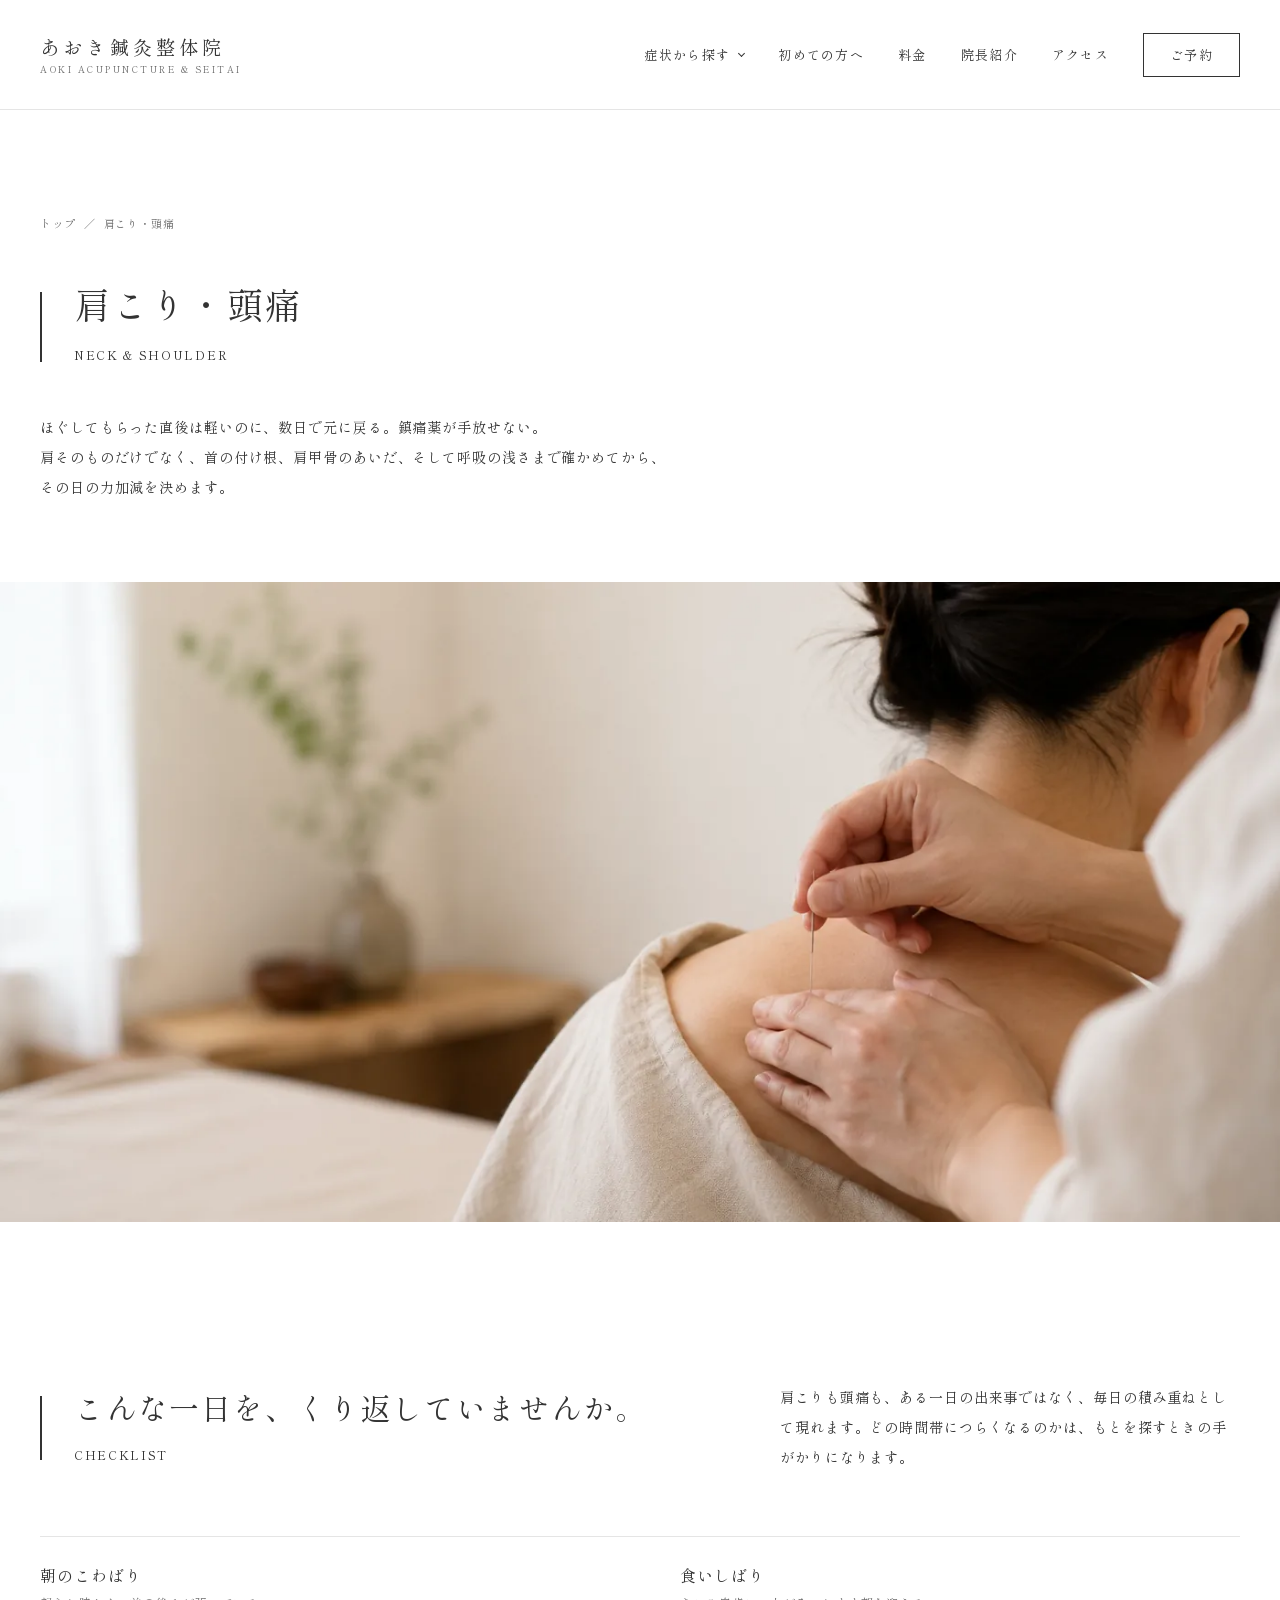
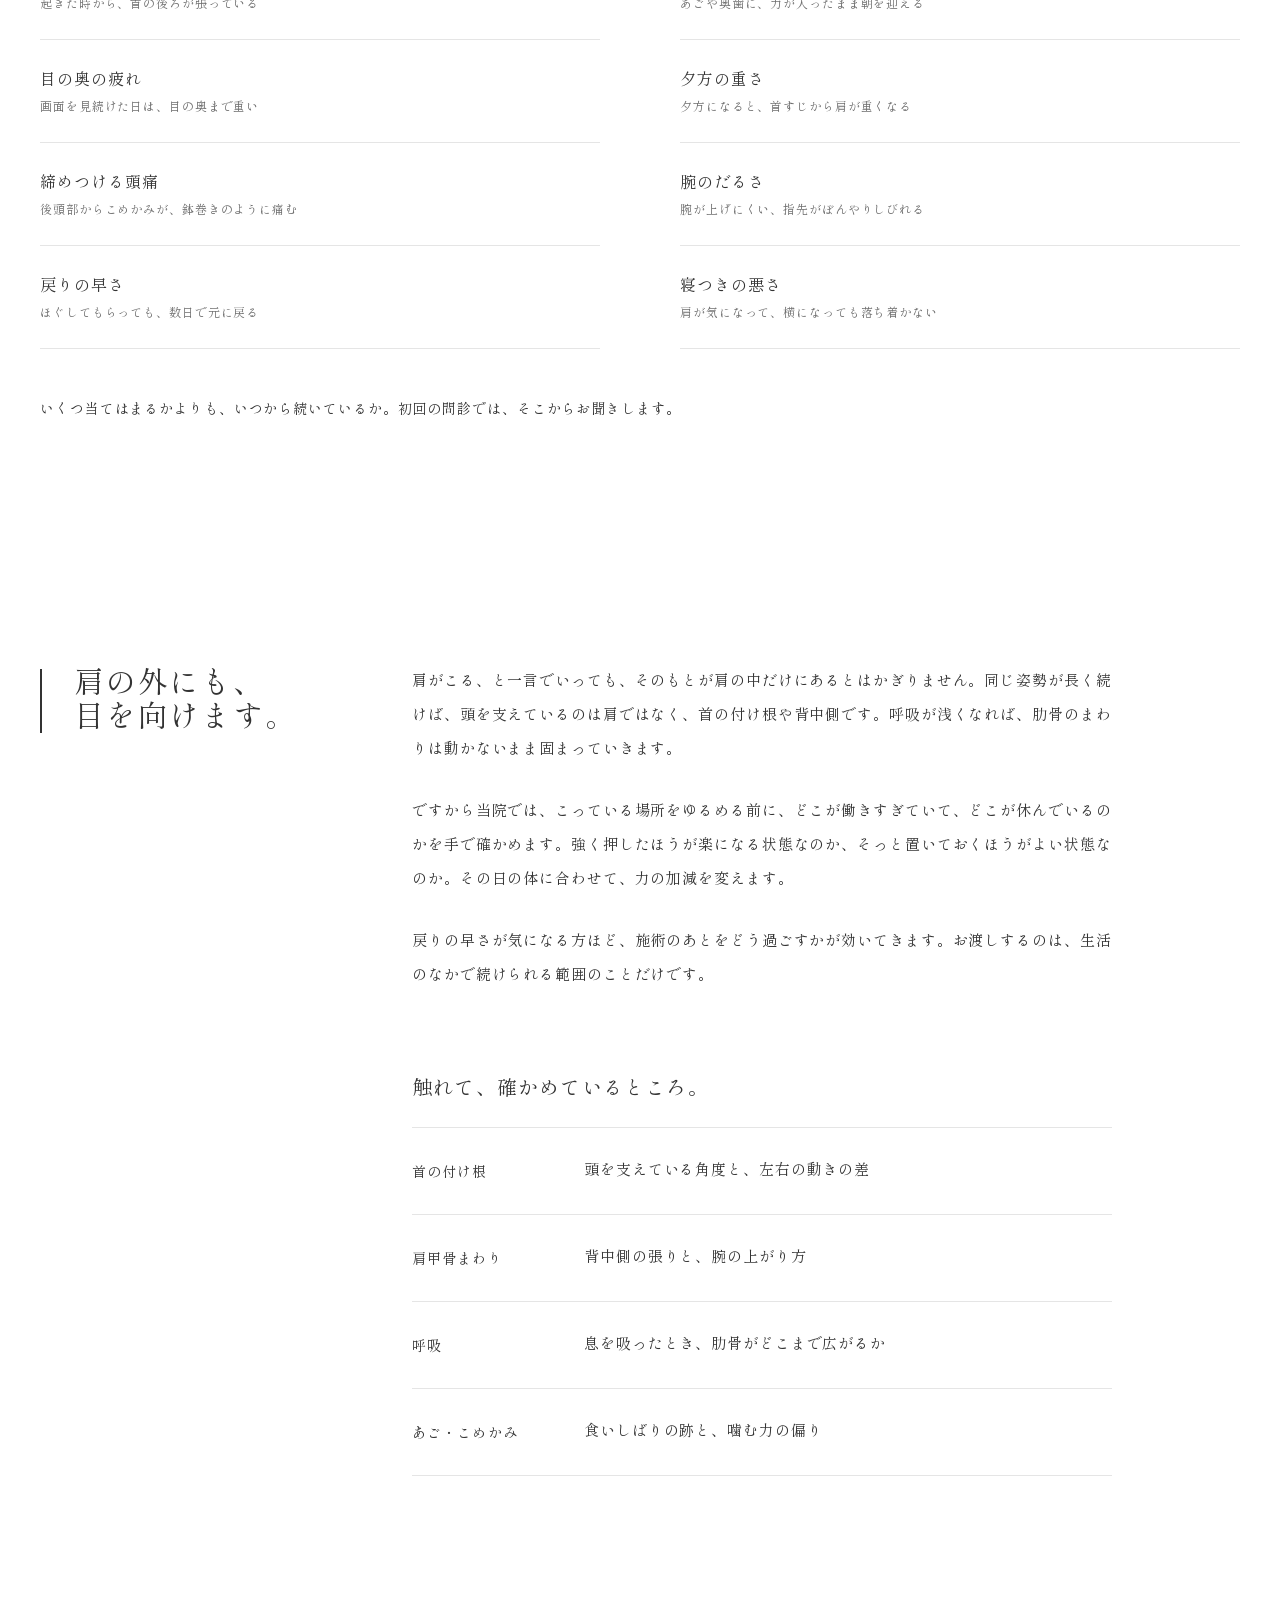
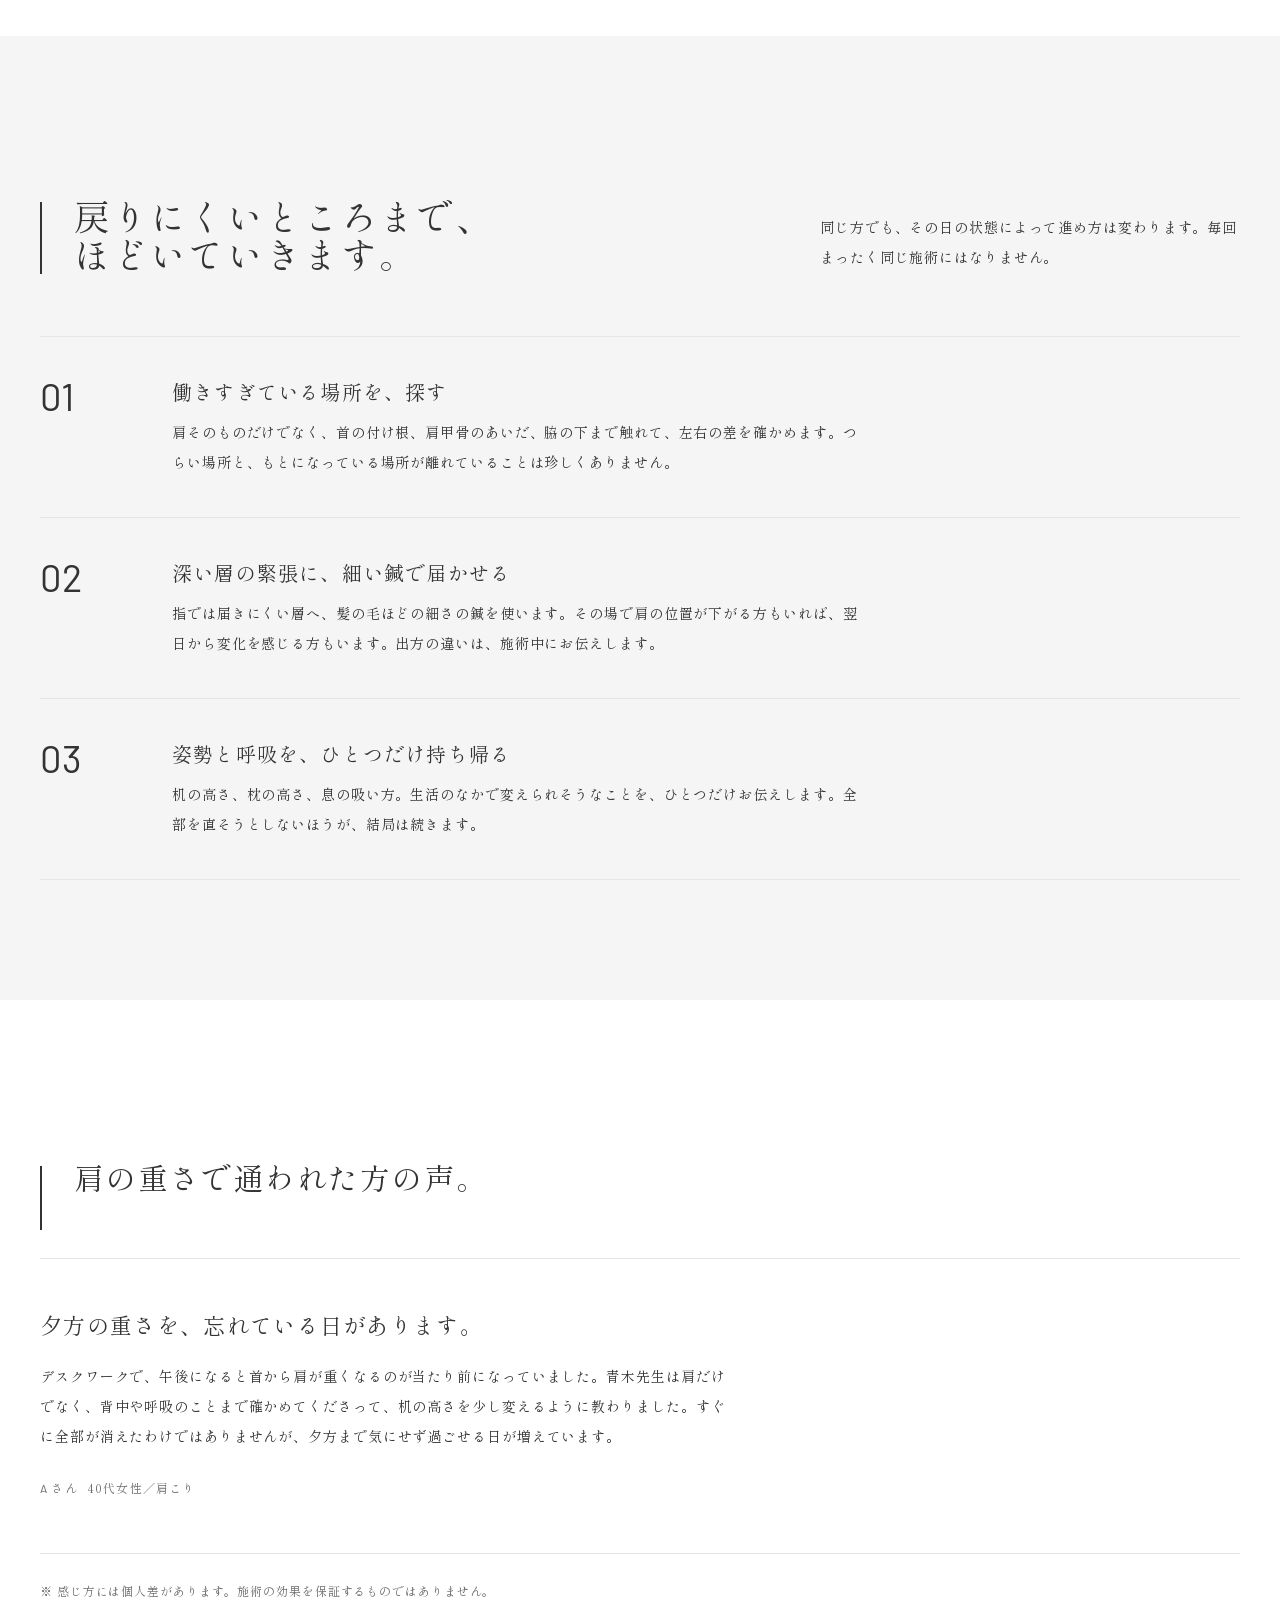
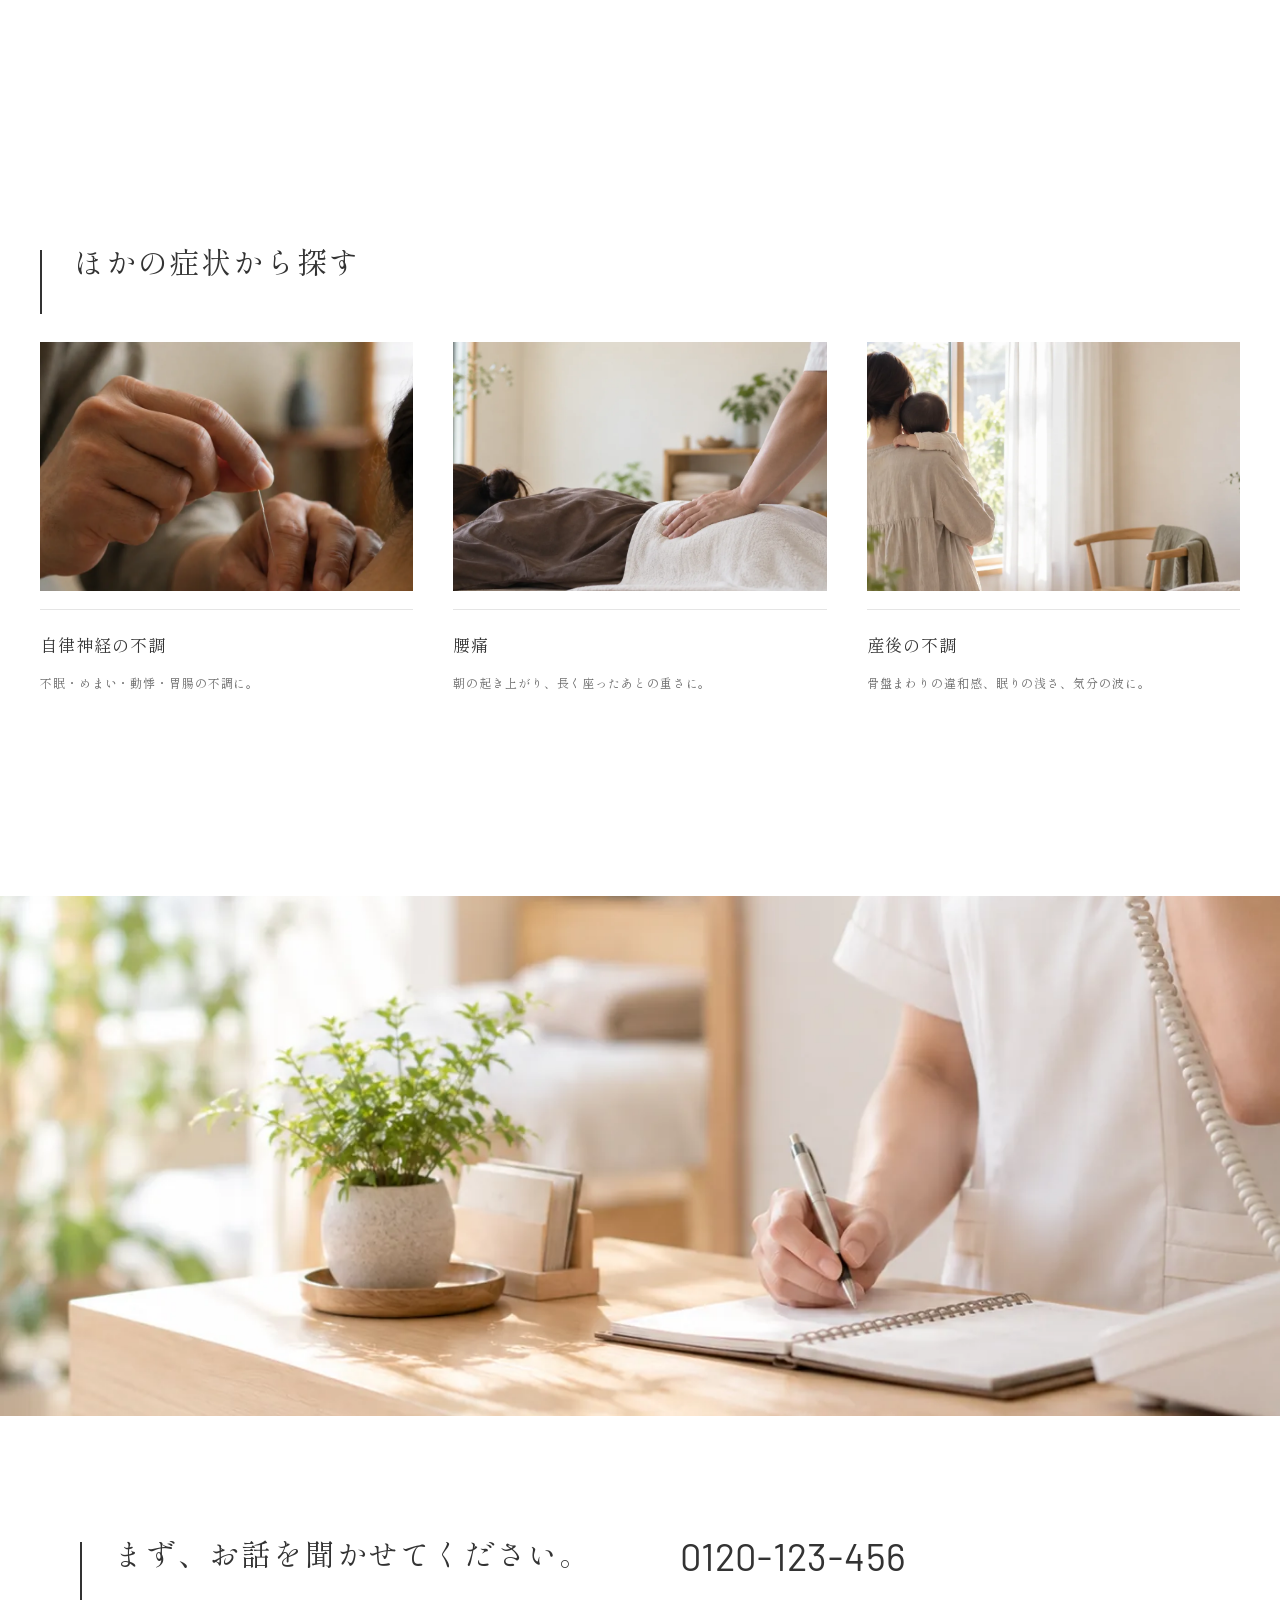
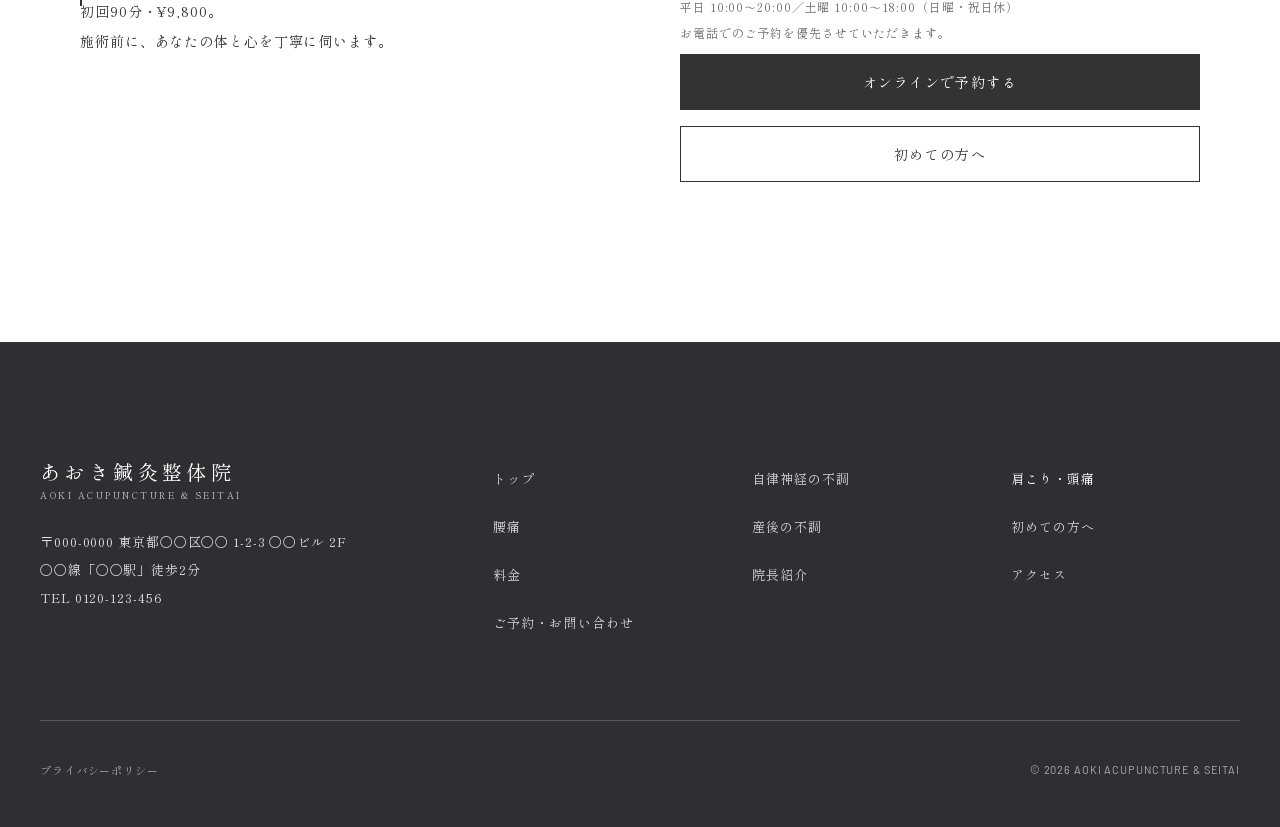
<file: symptoms/neck-shoulder/index.html>
<!DOCTYPE html>
<html lang="ja">
<head>
<meta charset="UTF-8">
<meta name="viewport" content="width=device-width, initial-scale=1, viewport-fit=cover">
<title>肩こり・頭痛｜あおき鍼灸整体院</title>
<meta name="description" content="ほぐしても数日で戻る肩こり、締めつけるような頭痛に。肩そのものだけでなく、首の付け根・背中・呼吸まで確かめてから施術します。東京・○○の鍼灸整体院。">
<meta name="theme-color" content="#2f2f33">
<link rel="canonical" href="https://sumiyakastudio.github.io/aoki-seitai/symptoms/neck-shoulder/">
<meta property="og:site_name" content="あおき鍼灸整体院">
<meta property="og:type" content="website">
<meta property="og:title" content="肩こり・頭痛｜あおき鍼灸整体院">
<meta property="og:description" content="ほぐしても数日で戻る肩こり、締めつけるような頭痛に。肩そのものだけでなく、首の付け根・背中・呼吸まで確かめてから施術します。">
<meta property="og:url" content="https://sumiyakastudio.github.io/aoki-seitai/symptoms/neck-shoulder/">
<meta property="og:image" content="https://sumiyakastudio.github.io/aoki-seitai/img/ogp.jpg">
<meta name="twitter:card" content="summary_large_image">
<link rel="icon" href="../../img/favicon.svg" type="image/svg+xml">
<link rel="apple-touch-icon" href="../../img/apple-touch-icon.png">
<link rel="preconnect" href="https://fonts.googleapis.com">
<link rel="preconnect" href="https://fonts.gstatic.com" crossorigin>
<link href="https://fonts.googleapis.com/css2?family=Shippori+Mincho:wght@400;500&family=Noto+Serif+JP:wght@400&family=Barlow:wght@400;500&display=swap" rel="stylesheet">
<link rel="stylesheet" href="../../css/base.css">
<link rel="stylesheet" href="../../css/page-neck-shoulder.css">
<!-- 計測タグ（GA4/GTM）は受注後に有効化。ここに挿入する。 -->
<script type="application/ld+json">
{"@context":"https://schema.org","@type":"BreadcrumbList","itemListElement":[{"@type":"ListItem","position":1,"name":"トップ","item":"https://sumiyakastudio.github.io/aoki-seitai/"},{"@type":"ListItem","position":2,"name":"肩こり・頭痛","item":"https://sumiyakastudio.github.io/aoki-seitai/symptoms/neck-shoulder/"}]}
</script>
</head>
<body>

<a class="u-skip" href="#main">本文へ移動</a>

<header class="l-header" id="header">
  <div class="l-header__inner">
    <a class="l-logo" href="../../" aria-label="あおき鍼灸整体院 トップページ">
      <span class="l-logo__ja">あおき鍼灸整体院</span>
      <span class="l-logo__en">AOKI ACUPUNCTURE &amp; SEITAI</span>
    </a>
    <nav class="l-nav" aria-label="グローバルナビゲーション">
      <ul class="l-nav__list">
        <li class="l-nav__item has-sub">
          <button type="button" aria-expanded="false" aria-controls="nav-sub-symptoms">症状から探す</button>
          <ul class="l-nav__sub" id="nav-sub-symptoms">
            <li><a href="../../symptoms/autonomic/">自律神経の不調</a></li>
            <li><a href="../../symptoms/neck-shoulder/" aria-current="page">肩こり・頭痛</a></li>
            <li><a href="../../symptoms/lower-back/">腰痛</a></li>
            <li><a href="../../symptoms/postpartum/">産後の不調</a></li>
          </ul>
        </li>
        <li class="l-nav__item"><a href="../../first-visit/">初めての方へ</a></li>
        <li class="l-nav__item"><a href="../../price/">料金</a></li>
        <li class="l-nav__item"><a href="../../director/">院長紹介</a></li>
        <li class="l-nav__item"><a href="../../access/">アクセス</a></li>
      </ul>
    </nav>
    <a class="l-header__cta" href="../../contact/">ご予約</a>
    <button class="l-menu-btn" type="button" aria-expanded="false" aria-controls="menu" aria-label="メニューを開閉"><span></span><span></span></button>
  </div>
</header>

<div class="l-menu" id="menu" aria-hidden="true">
  <ul class="l-menu__list">
    <li><span>症状から探す</span>
      <ul class="l-menu__sub">
        <li><a href="../../symptoms/autonomic/">自律神経の不調</a></li>
        <li><a href="../../symptoms/neck-shoulder/" aria-current="page">肩こり・頭痛</a></li>
        <li><a href="../../symptoms/lower-back/">腰痛</a></li>
        <li><a href="../../symptoms/postpartum/">産後の不調</a></li>
      </ul>
    </li>
    <li><a href="../../first-visit/">初めての方へ</a></li>
    <li><a href="../../price/">料金</a></li>
    <li><a href="../../director/">院長紹介</a></li>
    <li><a href="../../access/">アクセス</a></li>
    <li><a href="../../contact/">ご予約・お問い合わせ</a></li>
  </ul>
  <div class="l-menu__foot">
    <a class="c-num" href="tel:0120123456" style="font-size:30px;letter-spacing:.02em;">0120-123-456</a>
    <p class="c-note">平日 10:00〜20:00／土曜 10:00〜18:00（日曜・祝日休）</p>
  </div>
</div>

<main id="main">

  <!-- ===== ページ見出し ===== -->
  <div class="p-head">
    <div class="l-container">
      <ol class="c-breadcrumb">
        <li><a href="../../">トップ</a></li>
        <li>肩こり・頭痛</li>
      </ol>
      <div class="p-head__inner" data-reveal>
        <h1 class="p-head__title">肩こり・頭痛</h1>
        <span class="p-head__en">Neck &amp; Shoulder</span>
      </div>
      <p class="p-head__lead" data-reveal>ほぐしてもらった直後は軽いのに、数日で元に戻る。鎮痛薬が手放せない。<br class="br-pc">肩そのものだけでなく、首の付け根、肩甲骨のあいだ、そして呼吸の浅さまで確かめてから、<span class="u-nb">その日の力加減</span>を決めます。</p>
    </div>
    <div class="p-head__visual l-container--full" data-reveal>
      <img src="../../img/hero-neck.webp" alt="うつ伏せの方の首から肩にかけて鍼を施す施術者の手元" width="1400" height="700" fetchpriority="high" decoding="async">
    </div>
  </div>

  <!-- ===== ① こんな症状は、ありませんか ===== -->
  <section class="l-section p-ns-check" aria-labelledby="check-t">
    <div class="l-container">
      <div class="p-ns-check__head">
        <h2 class="c-title" id="check-t" data-reveal><span class="c-title__ja">こんな一日を、<br class="br-sp">くり返していませんか。</span><span class="c-title__en">Checklist</span></h2>
        <p class="c-lead" data-reveal>肩こりも頭痛も、ある一日の出来事ではなく、毎日の積み重ねとして現れます。どの時間帯につらくなるのかは、もとを探すときの手がかりになります。</p>
      </div>
      <ul class="c-check" data-stagger>
        <li class="c-check__item"><p class="c-check__name">朝のこわばり</p><p class="c-check__note">起きた時から、首の後ろが張っている</p></li>
        <li class="c-check__item"><p class="c-check__name">食いしばり</p><p class="c-check__note">あごや奥歯に、力が入ったまま朝を迎える</p></li>
        <li class="c-check__item"><p class="c-check__name">目の奥の疲れ</p><p class="c-check__note">画面を見続けた日は、目の奥まで重い</p></li>
        <li class="c-check__item"><p class="c-check__name">夕方の重さ</p><p class="c-check__note">夕方になると、首すじから肩が重くなる</p></li>
        <li class="c-check__item"><p class="c-check__name">締めつける頭痛</p><p class="c-check__note">後頭部からこめかみが、鉢巻きのように痛む</p></li>
        <li class="c-check__item"><p class="c-check__name">腕のだるさ</p><p class="c-check__note">腕が上げにくい、指先がぼんやりしびれる</p></li>
        <li class="c-check__item"><p class="c-check__name">戻りの早さ</p><p class="c-check__note">ほぐしてもらっても、数日で元に戻る</p></li>
        <li class="c-check__item"><p class="c-check__name">寝つきの悪さ</p><p class="c-check__note">肩が気になって、横になっても落ち着かない</p></li>
      </ul>
      <p class="p-ns-check__foot" data-reveal>いくつ当てはまるかよりも、いつから続いているか。初回の問診では、そこからお聞きします。</p>
    </div>
  </section>

  <!-- ===== ② 当院の考え方 ===== -->
  <section class="l-section p-ns-view" aria-labelledby="view-t">
    <div class="l-container">
      <div class="p-ns-view__grid">
        <h2 class="c-title" id="view-t" data-reveal><span class="c-title__ja">肩の外にも、<br>目を向けます。</span></h2>
        <div class="p-ns-view__body" data-reveal>
          <p>肩がこる、と一言でいっても、そのもとが肩の中だけにあるとはかぎりません。同じ姿勢が長く続けば、頭を支えているのは肩ではなく、首の付け根や背中側です。呼吸が浅くなれば、肋骨のまわりは動かないまま固まっていきます。</p>
          <p>ですから当院では、こっている場所をゆるめる前に、どこが働きすぎていて、どこが休んでいるのかを手で確かめます。強く押したほうが楽になる状態なのか、そっと置いておくほうがよい状態なのか。その日の体に合わせて、力の加減を変えます。</p>
          <p>戻りの早さが気になる方ほど、施術のあとをどう過ごすかが効いてきます。お渡しするのは、生活のなかで続けられる範囲のことだけです。</p>
        </div>
        <div class="p-ns-view__ledger" data-reveal>
          <h3 class="c-h3">触れて、確かめているところ。</h3>
          <dl class="c-spec c-spec--narrow u-mt-3">
            <div class="c-spec__row"><dt class="c-spec__key">首の付け根</dt><dd class="c-spec__val">頭を支えている角度と、左右の動きの差</dd></div>
            <div class="c-spec__row"><dt class="c-spec__key">肩甲骨まわり</dt><dd class="c-spec__val">背中側の張りと、腕の上がり方</dd></div>
            <div class="c-spec__row"><dt class="c-spec__key">呼吸</dt><dd class="c-spec__val">息を吸ったとき、肋骨がどこまで広がるか</dd></div>
            <div class="c-spec__row"><dt class="c-spec__key">あご・こめかみ</dt><dd class="c-spec__val">食いしばりの跡と、噛む力の偏り</dd></div>
          </dl>
        </div>
      </div>
    </div>
  </section>

  <!-- ===== ③ アプローチ ===== -->
  <section class="l-band p-ns-method" aria-labelledby="met-t">
    <div class="l-container">
      <div class="p-ns-method__head">
        <h2 class="c-title c-title--lg" id="met-t" data-reveal><span class="c-title__ja">戻りにくいところまで、<br>ほどいていきます。</span></h2>
        <p class="c-lead" data-reveal>同じ方でも、その日の状態によって進め方は変わります。毎回まったく同じ施術にはなりません。</p>
      </div>
      <ol class="c-steps" data-reveal>
        <li class="c-steps__item">
          <div>
            <h3 class="c-steps__title">働きすぎている場所を、探す</h3>
            <p class="c-steps__text">肩そのものだけでなく、首の付け根、肩甲骨のあいだ、脇の下まで触れて、左右の差を確かめます。つらい場所と、もとになっている場所が離れていることは珍しくありません。</p>
          </div>
        </li>
        <li class="c-steps__item">
          <div>
            <h3 class="c-steps__title">深い層の緊張に、<br class="br-sp">細い鍼で届かせる</h3>
            <p class="c-steps__text">指では届きにくい層へ、髪の毛ほどの細さの鍼を使います。その場で肩の位置が下がる方もいれば、翌日から変化を感じる方もいます。出方の違いは、施術中にお伝えします。</p>
          </div>
        </li>
        <li class="c-steps__item">
          <div>
            <h3 class="c-steps__title">姿勢と呼吸を、<br class="br-sp">ひとつだけ持ち帰る</h3>
            <p class="c-steps__text">机の高さ、枕の高さ、息の吸い方。生活のなかで変えられそうなことを、ひとつだけお伝えします。全部を直そうとしないほうが、結局は続きます。</p>
          </div>
        </li>
      </ol>
    </div>
  </section>

  <!-- ===== ④ 患者さまの声 ===== -->
  <section class="l-section p-ns-voices" aria-labelledby="voi-t">
    <div class="l-container">
      <h2 class="c-title" id="voi-t" data-reveal><span class="c-title__ja">肩の重さで<br class="br-sp">通われた方の声。</span></h2>
      <div class="p-ns-voices__list" data-reveal>
        <article class="c-voice">
          <p class="c-voice__quote">夕方の重さを、<br class="br-sp">忘れている日があります。</p>
          <p class="c-voice__text">デスクワークで、午後になると首から肩が重くなるのが当たり前になっていました。青木先生は肩だけでなく、背中や呼吸のことまで確かめてくださって、机の高さを少し変えるように教わりました。すぐに全部が消えたわけではありませんが、夕方まで気にせず過ごせる日が増えています。</p>
          <p class="c-voice__meta"><strong>A さん</strong>40代女性／肩こり</p>
        </article>
      </div>
      <p class="c-note u-mt-3">※ 感じ方には個人差があります。施術の効果を保証するものではありません。</p>
    </div>
  </section>

  <!-- ===== ⑤ ほかの症状から探す ===== -->
  <section class="l-section p-ns-related" aria-labelledby="rel-t">
    <div class="l-container">
      <h2 class="c-title" id="rel-t" data-reveal><span class="c-title__ja">ほかの症状から探す</span></h2>
      <div class="c-related u-mt-6" data-stagger>
        <a class="c-related__item" href="../../symptoms/autonomic/">
          <img src="../../img/hero-autonomic.webp" alt="静かな施術室で施術を行う手元" width="900" height="1200" loading="lazy" decoding="async">
          <h3 class="c-related__title">自律神経の不調</h3>
          <p class="c-related__text">不眠・めまい・動悸・胃腸の不調に。</p>
        </a>
        <a class="c-related__item" href="../../symptoms/lower-back/">
          <img src="../../img/hero-back.webp" alt="うつ伏せの背中に静かに手を当てる施術者" width="1400" height="700" loading="lazy" decoding="async">
          <h3 class="c-related__title">腰痛</h3>
          <p class="c-related__text">朝の起き上がり、長く座ったあとの重さに。</p>
        </a>
        <a class="c-related__item" href="../../symptoms/postpartum/">
          <img src="../../img/hero-postpartum.webp" alt="明るい窓辺で赤ちゃんを抱く母親の後ろ姿" width="1400" height="700" loading="lazy" decoding="async">
          <h3 class="c-related__title">産後の不調</h3>
          <p class="c-related__text">骨盤まわりの違和感、眠りの浅さ、気分の波に。</p>
        </a>
      </div>
    </div>
  </section>

</main>

<!-- ===== ご予約 ===== -->
<section class="l-cta" aria-labelledby="cta-t">
  <div class="l-cta__visual"><img src="../../img/reception.webp" alt="受付で電話に応対するスタッフ" width="1400" height="1208" loading="lazy" decoding="async"></div>
  <div class="l-cta__body">
    <div class="l-cta__grid">
      <div data-reveal>
        <h2 class="c-title" id="cta-t"><span class="c-title__ja">まず、お話を<br class="br-sp">聞かせてください。</span></h2>
        <p class="c-title__lead">初回90分・¥9,800。<br>施術前に、あなたの体と心を丁寧に伺います。</p>
      </div>
      <div data-reveal>
        <a class="l-cta__tel" href="tel:0120123456">0120-123-456</a>
        <p class="l-cta__hours">平日 10:00〜20:00／土曜 10:00〜18:00（日曜・祝日休）<br>お電話でのご予約を優先させていただきます。</p>
        <div class="l-cta__btns u-mt-4">
          <a class="c-btn c-btn--fill" href="../../contact/">オンラインで予約する</a>
          <a class="c-btn" href="../../first-visit/">初めての方へ</a>
        </div>
      </div>
    </div>
  </div>
</section>

<footer class="l-footer">
  <div class="l-footer__inner">
    <div class="l-footer__top">
      <div>
        <a class="l-logo l-footer__logo" href="../../" aria-label="あおき鍼灸整体院 トップページ">
          <span class="l-logo__ja">あおき鍼灸整体院</span>
          <span class="l-logo__en">AOKI ACUPUNCTURE &amp; SEITAI</span>
        </a>
        <address class="l-footer__addr">〒000-0000 東京都○○区○○ 1-2-3 ○○ビル 2F<br>○○線「○○駅」徒歩2分<br>TEL 0120-123-456</address>
      </div>
      <nav class="l-footer__nav" aria-label="フッターナビゲーション">
        <a href="../../">トップ</a>
        <a href="../../symptoms/autonomic/">自律神経の不調</a>
        <a href="../../symptoms/neck-shoulder/" aria-current="page">肩こり・頭痛</a>
        <a href="../../symptoms/lower-back/">腰痛</a>
        <a href="../../symptoms/postpartum/">産後の不調</a>
        <a href="../../first-visit/">初めての方へ</a>
        <a href="../../price/">料金</a>
        <a href="../../director/">院長紹介</a>
        <a href="../../access/">アクセス</a>
        <a href="../../contact/">ご予約・お問い合わせ</a>
      </nav>
    </div>
    <div class="l-footer__bottom">
      <a href="../../privacy/">プライバシーポリシー</a>
      <span class="l-footer__copy">© 2026 AOKI ACUPUNCTURE &amp; SEITAI</span>
    </div>
  </div>
</footer>

<nav class="l-spbar" aria-label="ご予約ショートカット">
  <a href="tel:0120123456">お電話</a>
  <a class="is-fill" href="../../contact/">ご予約</a>
</nav>

<script src="../../js/main.js" defer></script>
</body>
</html>
</file>
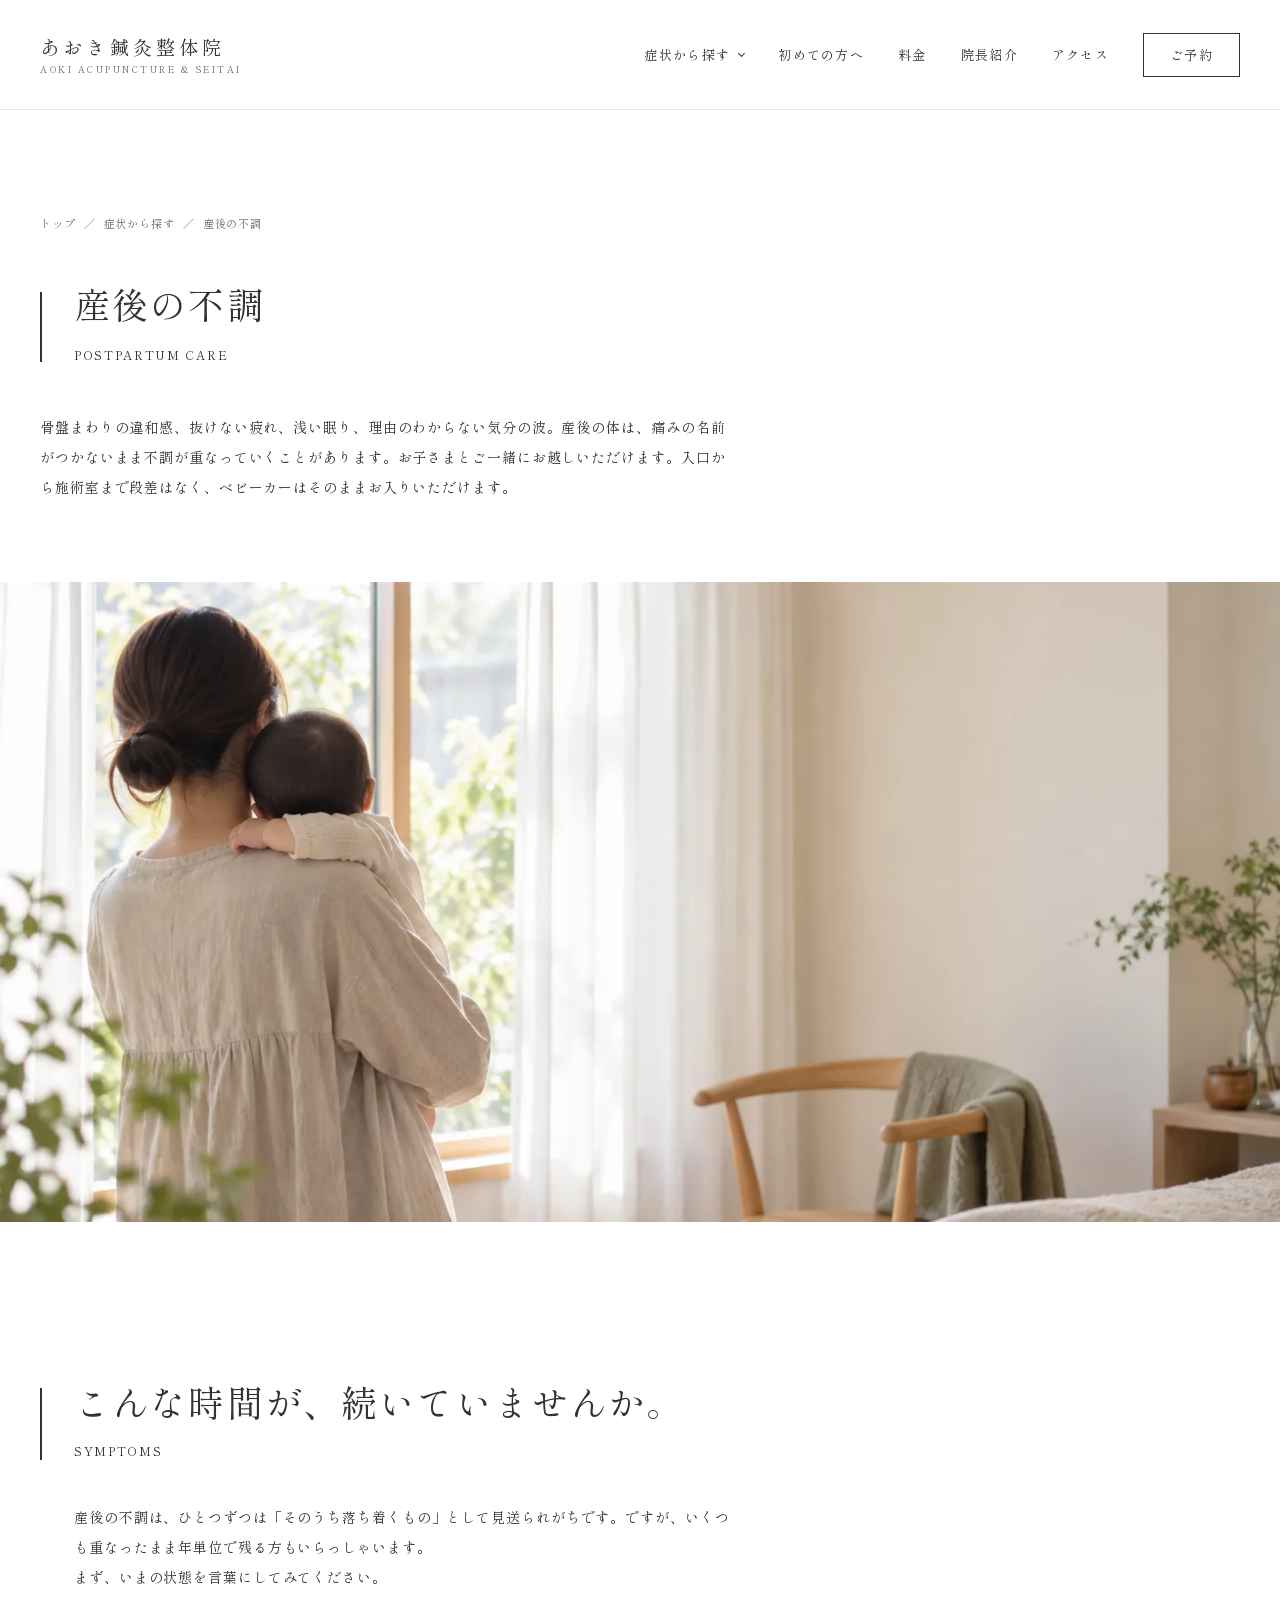
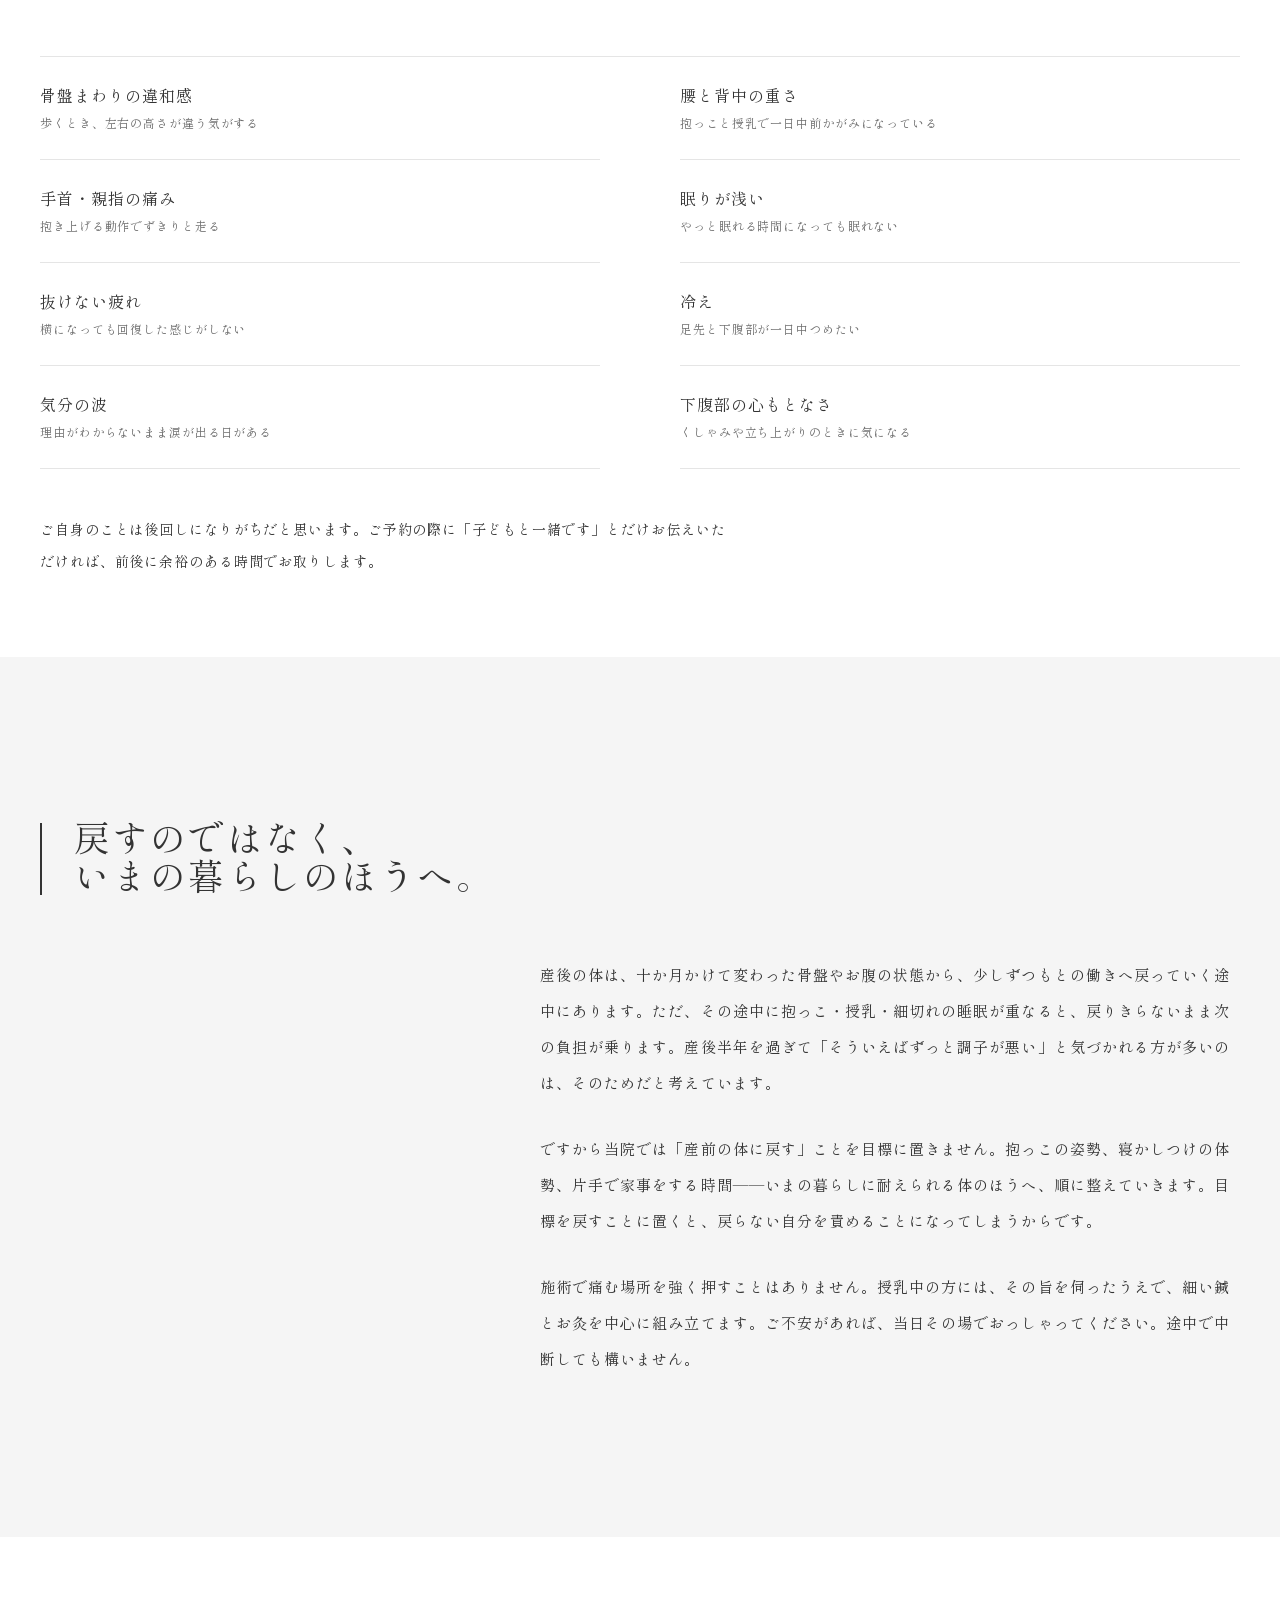
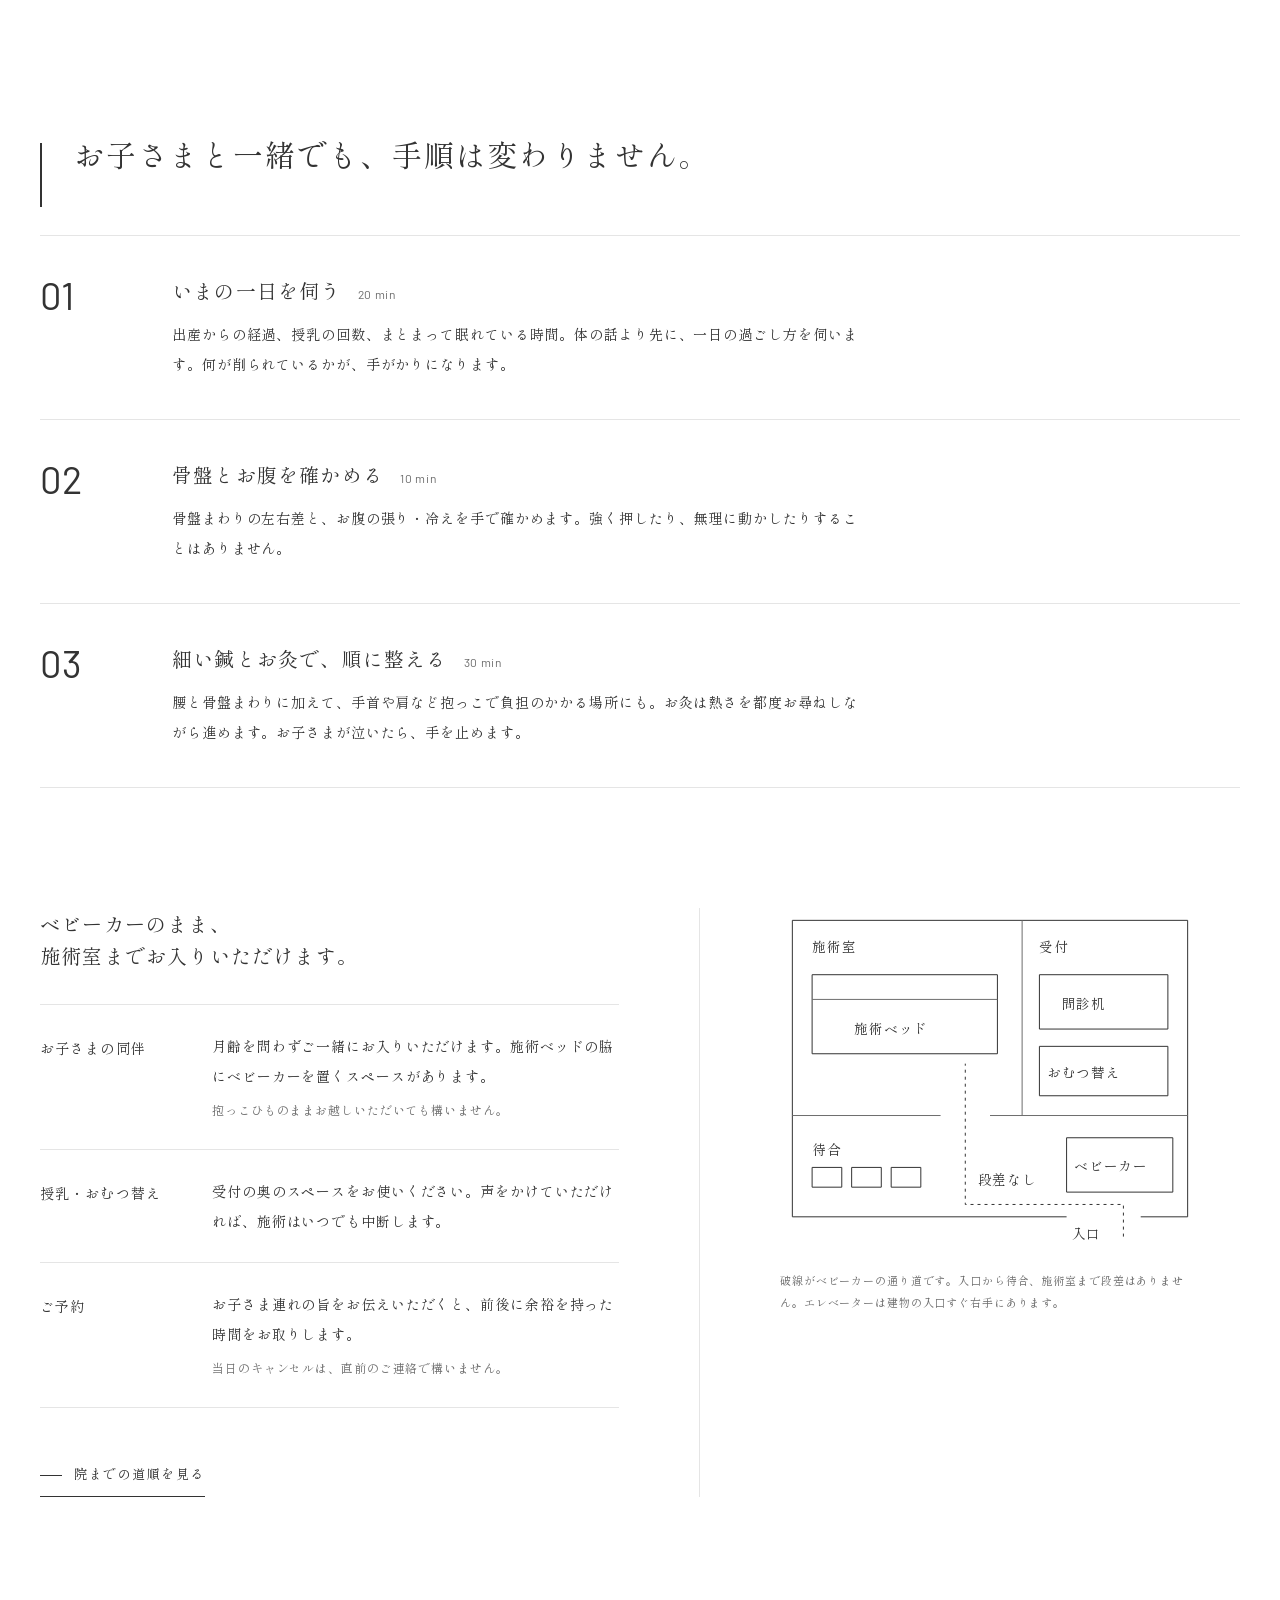
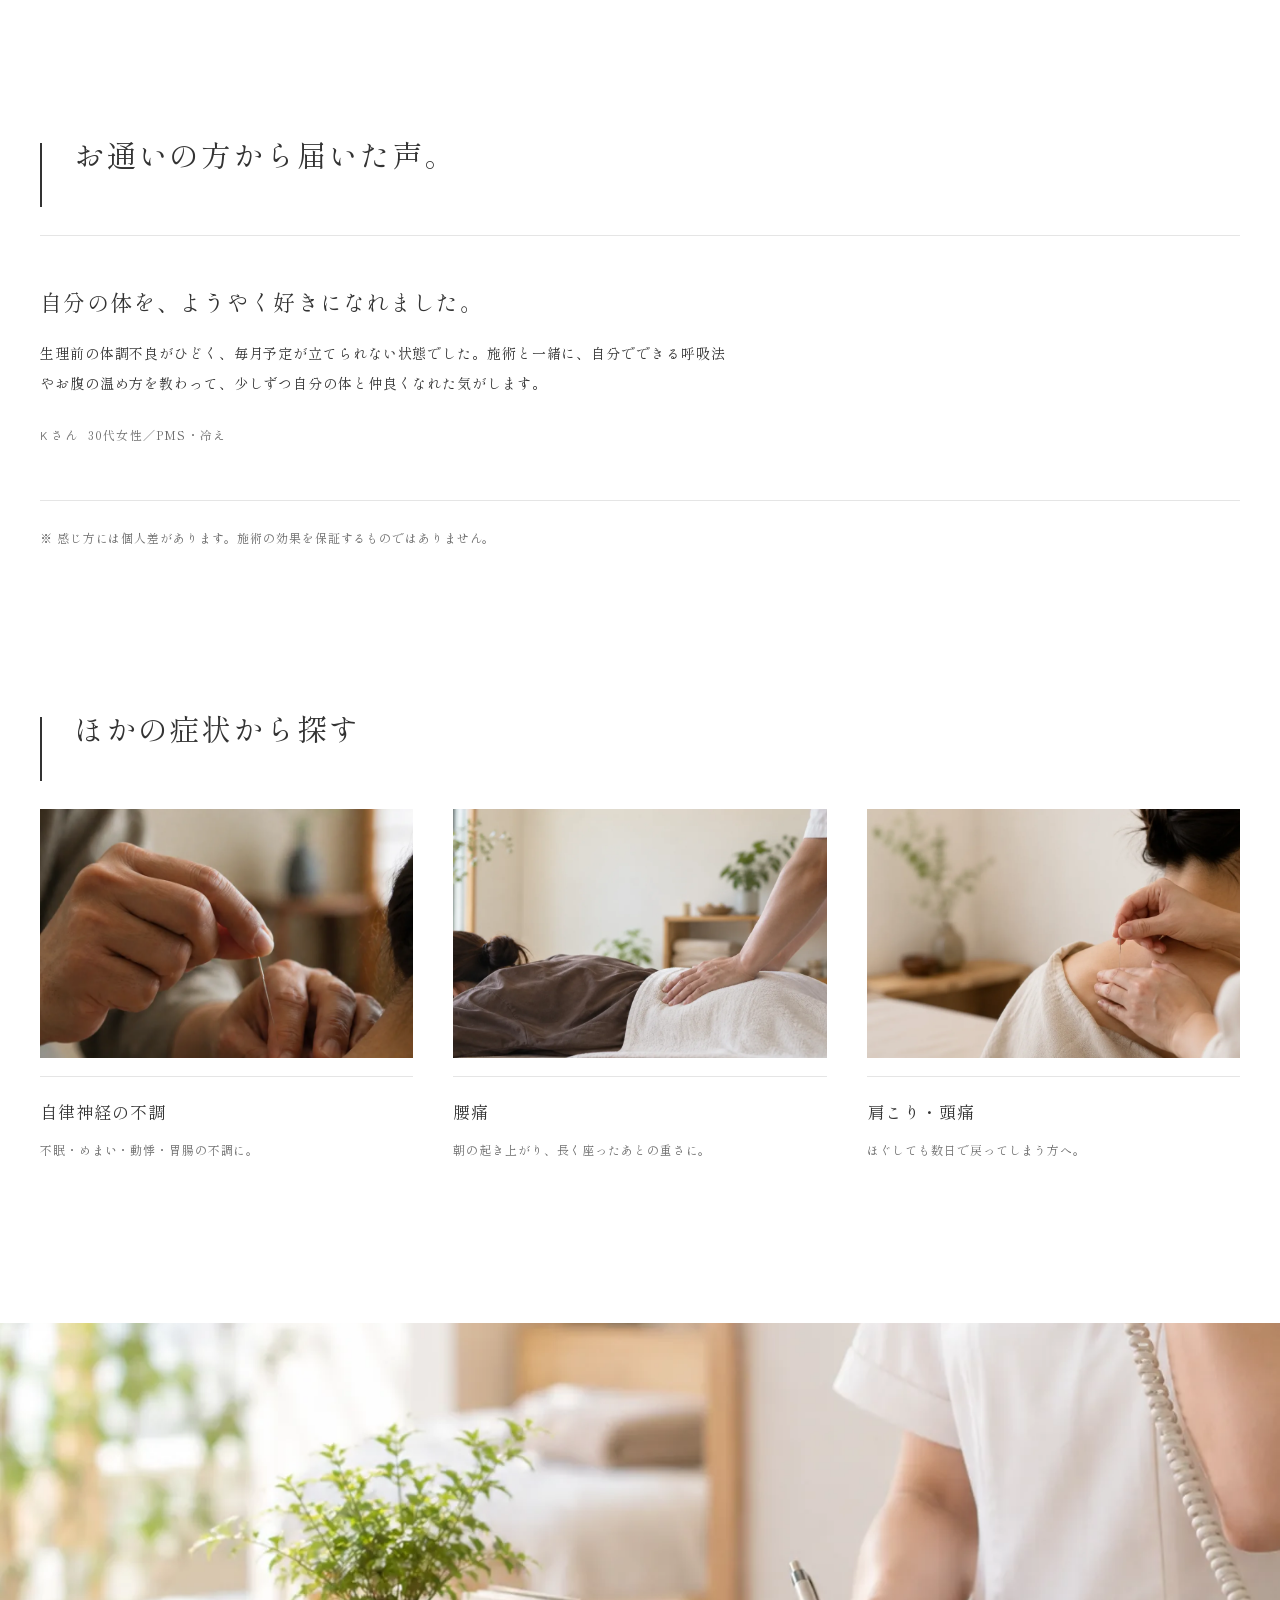
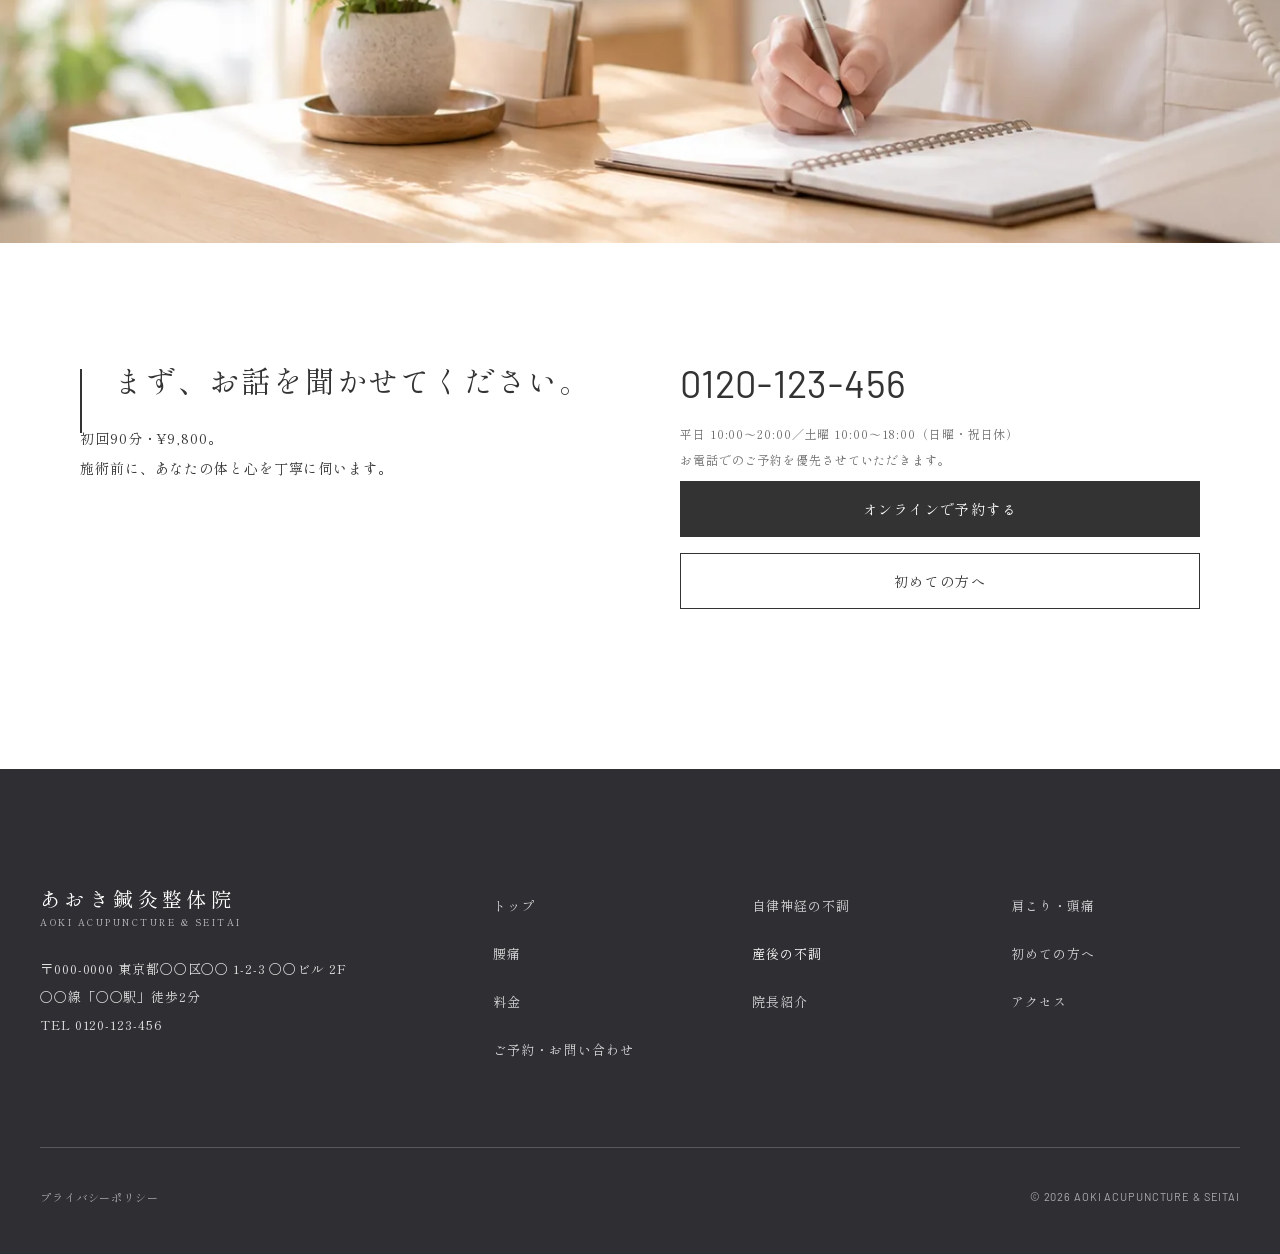
<file: symptoms/postpartum/index.html>
<!DOCTYPE html>
<html lang="ja">
<head>
<meta charset="UTF-8">
<meta name="viewport" content="width=device-width, initial-scale=1, viewport-fit=cover">
<title>産後の不調｜あおき鍼灸整体院</title>
<meta name="description" content="骨盤まわりの違和感、抜けない疲れ、眠りの浅さ、気分の波に。あおき鍼灸整体院（東京・○○）の産後ケアです。入口から施術室まで段差がなく、ベビーカーのままお子さまとご一緒にお越しいただけます。">
<meta name="theme-color" content="#2f2f33">
<link rel="canonical" href="https://sumiyakastudio.github.io/aoki-seitai/symptoms/postpartum/">
<meta property="og:site_name" content="あおき鍼灸整体院">
<meta property="og:type" content="article">
<meta property="og:title" content="産後の不調｜あおき鍼灸整体院">
<meta property="og:description" content="骨盤まわりの違和感、抜けない疲れ、眠りの浅さ、気分の波に。ベビーカーのままお子さまとご一緒にお越しいただけます。">
<meta property="og:url" content="https://sumiyakastudio.github.io/aoki-seitai/symptoms/postpartum/">
<meta property="og:image" content="https://sumiyakastudio.github.io/aoki-seitai/img/ogp.jpg">
<meta name="twitter:card" content="summary_large_image">
<link rel="icon" href="../../img/favicon.svg" type="image/svg+xml">
<link rel="apple-touch-icon" href="../../img/apple-touch-icon.png">
<link rel="preconnect" href="https://fonts.googleapis.com">
<link rel="preconnect" href="https://fonts.gstatic.com" crossorigin>
<link href="https://fonts.googleapis.com/css2?family=Shippori+Mincho:wght@400;500&family=Noto+Serif+JP:wght@400&family=Barlow:wght@400;500&display=swap" rel="stylesheet">
<link rel="stylesheet" href="../../css/base.css">
<link rel="stylesheet" href="../../css/page-postpartum.css">
<!-- 計測タグ（GA4/GTM）は受注後に有効化。ここに挿入する。 -->
<script type="application/ld+json">
{"@context":"https://schema.org","@type":"BreadcrumbList","itemListElement":[{"@type":"ListItem","position":1,"name":"トップ","item":"https://sumiyakastudio.github.io/aoki-seitai/"},{"@type":"ListItem","position":2,"name":"症状から探す","item":"https://sumiyakastudio.github.io/aoki-seitai/#symptoms"},{"@type":"ListItem","position":3,"name":"産後の不調","item":"https://sumiyakastudio.github.io/aoki-seitai/symptoms/postpartum/"}]}
</script>
</head>
<body>

<a class="u-skip" href="#main">本文へ移動</a>

<header class="l-header" id="header">
  <div class="l-header__inner">
    <a class="l-logo" href="../../" aria-label="あおき鍼灸整体院 トップページ">
      <span class="l-logo__ja">あおき鍼灸整体院</span>
      <span class="l-logo__en">AOKI ACUPUNCTURE &amp; SEITAI</span>
    </a>
    <nav class="l-nav" aria-label="グローバルナビゲーション">
      <ul class="l-nav__list">
        <li class="l-nav__item has-sub">
          <button type="button" aria-expanded="false" aria-controls="nav-sub-symptoms">症状から探す</button>
          <ul class="l-nav__sub" id="nav-sub-symptoms">
            <li><a href="../autonomic/">自律神経の不調</a></li>
            <li><a href="../neck-shoulder/">肩こり・頭痛</a></li>
            <li><a href="../lower-back/">腰痛</a></li>
            <li><a href="./" aria-current="page">産後の不調</a></li>
          </ul>
        </li>
        <li class="l-nav__item"><a href="../../first-visit/">初めての方へ</a></li>
        <li class="l-nav__item"><a href="../../price/">料金</a></li>
        <li class="l-nav__item"><a href="../../director/">院長紹介</a></li>
        <li class="l-nav__item"><a href="../../access/">アクセス</a></li>
      </ul>
    </nav>
    <a class="l-header__cta" href="../../contact/">ご予約</a>
    <button class="l-menu-btn" type="button" aria-expanded="false" aria-controls="menu" aria-label="メニューを開閉"><span></span><span></span></button>
  </div>
</header>

<div class="l-menu" id="menu" aria-hidden="true">
  <ul class="l-menu__list">
    <li><span>症状から探す</span>
      <ul class="l-menu__sub">
        <li><a href="../autonomic/">自律神経の不調</a></li>
        <li><a href="../neck-shoulder/">肩こり・頭痛</a></li>
        <li><a href="../lower-back/">腰痛</a></li>
        <li><a href="./" aria-current="page">産後の不調</a></li>
      </ul>
    </li>
    <li><a href="../../first-visit/">初めての方へ</a></li>
    <li><a href="../../price/">料金</a></li>
    <li><a href="../../director/">院長紹介</a></li>
    <li><a href="../../access/">アクセス</a></li>
    <li><a href="../../contact/">ご予約・お問い合わせ</a></li>
  </ul>
  <div class="l-menu__foot">
    <a class="c-num" href="tel:0120123456" style="font-size:30px;letter-spacing:.02em;">0120-123-456</a>
    <p class="c-note">平日 10:00〜20:00／土曜 10:00〜18:00（日曜・祝日休）</p>
  </div>
</div>

<main id="main">

  <!-- ===== ページ見出し ===== -->
  <div class="p-head">
    <div class="l-container">
      <ol class="c-breadcrumb">
        <li><a href="../../">トップ</a></li>
        <li><a href="../../#symptoms">症状から探す</a></li>
        <li aria-current="page">産後の不調</li>
      </ol>
      <div class="p-head__inner">
        <h1 class="p-head__title">産後の不調</h1>
        <span class="p-head__en">Postpartum Care</span>
      </div>
      <p class="p-head__lead">骨盤まわりの違和感、抜けない疲れ、浅い眠り、理由のわからない気分の波。産後の体は、痛みの名前がつかないまま不調が重なっていくことがあります。お子さまとご一緒にお越しいただけます。入口から施術室まで段差はなく、ベビーカーはそのままお入りいただけます。</p>
    </div>
    <div class="l-container--full p-head__visual">
      <img src="../../img/hero-postpartum.webp" alt="明るい窓辺で赤ちゃんを抱く母親の後ろ姿" width="1400" height="700" fetchpriority="high" decoding="async">
    </div>
  </div>

  <!-- ===== ① チェック ===== -->
  <section class="l-section p-pp-check" aria-labelledby="pp-check-t">
    <div class="l-container">
      <div class="p-pp-check__head">
        <h2 class="c-title c-title--lg" id="pp-check-t" data-reveal><span class="c-title__ja">こんな時間が、<br class="br-sp">続いていませんか。</span><span class="c-title__en">Symptoms</span></h2>
        <p class="p-pp-check__lead" data-reveal>産後の不調は、ひとつずつは「そのうち落ち着くもの」として見送られがちです。ですが、いくつも重なったまま年単位で残る方もいらっしゃいます。<br class="br-pc">まず、いまの状態を言葉にしてみてください。</p>
      </div>
      <ul class="c-check" data-stagger>
        <li class="c-check__item"><p class="c-check__name">骨盤まわりの違和感</p><p class="c-check__note">歩くとき、左右の高さが違う気がする</p></li>
        <li class="c-check__item"><p class="c-check__name">腰と背中の重さ</p><p class="c-check__note">抱っこと授乳で一日中前かがみになっている</p></li>
        <li class="c-check__item"><p class="c-check__name">手首・親指の痛み</p><p class="c-check__note">抱き上げる動作でずきりと走る</p></li>
        <li class="c-check__item"><p class="c-check__name">眠りが浅い</p><p class="c-check__note">やっと眠れる時間になっても眠れない</p></li>
        <li class="c-check__item"><p class="c-check__name">抜けない疲れ</p><p class="c-check__note">横になっても回復した感じがしない</p></li>
        <li class="c-check__item"><p class="c-check__name">冷え</p><p class="c-check__note">足先と下腹部が一日中つめたい</p></li>
        <li class="c-check__item"><p class="c-check__name">気分の波</p><p class="c-check__note">理由がわからないまま涙が出る日がある</p></li>
        <li class="c-check__item"><p class="c-check__name">下腹部の心もとなさ</p><p class="c-check__note">くしゃみや立ち上がりのときに気になる</p></li>
      </ul>
      <p class="p-pp-check__foot" data-reveal>ご自身のことは後回しになりがちだと思います。ご予約の際に「子どもと一緒です」とだけお伝えいただければ、前後に余裕のある時間でお取りします。</p>
    </div>
  </section>

  <!-- ===== ② 考え方 ===== -->
  <section class="l-band p-pp-view" aria-labelledby="pp-view-t">
    <div class="l-container">
      <h2 class="c-title c-title--lg" id="pp-view-t" data-reveal><span class="c-title__ja">戻すのではなく、<br>いまの暮らしのほうへ。</span></h2>
      <div class="p-pp-view__body" data-reveal>
        <p>産後の体は、十か月かけて変わった骨盤やお腹の状態から、少しずつもとの働きへ戻っていく途中にあります。ただ、その途中に抱っこ・授乳・細切れの睡眠が重なると、戻りきらないまま次の負担が乗ります。産後半年を過ぎて「そういえばずっと調子が悪い」と気づかれる方が多いのは、そのためだと考えています。</p>
        <p>ですから当院では「産前の体に戻す」ことを目標に置きません。抱っこの姿勢、寝かしつけの体勢、片手で家事をする時間——いまの暮らしに耐えられる体のほうへ、順に整えていきます。目標を戻すことに置くと、戻らない自分を責めることになってしまうからです。</p>
        <p>施術で痛む場所を強く押すことはありません。授乳中の方には、その旨を伺ったうえで、細い鍼とお灸を中心に組み立てます。ご不安があれば、当日その場でおっしゃってください。途中で中断しても構いません。</p>
      </div>
    </div>
  </section>

  <!-- ===== ③ アプローチ ===== -->
  <section class="l-section p-pp-approach" aria-labelledby="pp-app-t">
    <div class="l-container">
      <h2 class="c-title" id="pp-app-t" data-reveal><span class="c-title__ja">お子さまと一緒でも、<br class="br-sp">手順は変わりません。</span></h2>
      <ol class="c-steps p-pp-approach__list" data-reveal>
        <li class="c-steps__item">
          <div>
            <h3 class="c-steps__title">いまの一日を伺う<span class="c-steps__time">20 min</span></h3>
            <p class="c-steps__text">出産からの経過、授乳の回数、まとまって眠れている時間。体の話より先に、一日の過ごし方を伺います。何が削られているかが、手がかりになります。</p>
          </div>
        </li>
        <li class="c-steps__item">
          <div>
            <h3 class="c-steps__title">骨盤とお腹を確かめる<span class="c-steps__time">10 min</span></h3>
            <p class="c-steps__text">骨盤まわりの左右差と、お腹の張り・冷えを手で確かめます。強く押したり、無理に動かしたりすることはありません。</p>
          </div>
        </li>
        <li class="c-steps__item">
          <div>
            <h3 class="c-steps__title">細い鍼とお灸で、順に整える<span class="c-steps__time">30 min</span></h3>
            <p class="c-steps__text">腰と骨盤まわりに加えて、手首や肩など抱っこで負担のかかる場所にも。お灸は熱さを都度お尋ねしながら進めます。お子さまが泣いたら、手を止めます。</p>
          </div>
        </li>
      </ol>

      <div class="c-split c-split--narrow c-split--rule p-pp-plan" data-reveal>
        <div>
          <h3 class="c-h3 p-pp-plan__title">ベビーカーのまま、<br>施術室までお入りいただけます。</h3>
          <dl class="c-spec c-spec--narrow p-pp-plan__spec">
            <div class="c-spec__row"><dt class="c-spec__key">お子さまの同伴</dt><dd class="c-spec__val">月齢を問わずご一緒にお入りいただけます。施術ベッドの脇にベビーカーを置くスペースがあります。<span class="c-note">抱っこひものままお越しいただいても構いません。</span></dd></div>
            <div class="c-spec__row"><dt class="c-spec__key">授乳・おむつ替え</dt><dd class="c-spec__val">受付の奥のスペースをお使いください。声をかけていただければ、施術はいつでも中断します。</dd></div>
            <div class="c-spec__row"><dt class="c-spec__key">ご予約</dt><dd class="c-spec__val">お子さま連れの旨をお伝えいただくと、前後に余裕を持った時間をお取りします。<span class="c-note">当日のキャンセルは、直前のご連絡で構いません。</span></dd></div>
          </dl>
          <p class="u-mt-5"><a class="c-link c-link--arrow" href="../../access/">院までの道順を見る</a></p>
        </div>
        <figure class="p-pp-plan__fig">
          <svg class="c-draw" viewBox="0 0 340 278" role="img" aria-label="院内の配置図。入口から待合を通り、段差なく施術室まで進めるベビーカーの通り道を破線で示している。受付の奥におむつ替えのスペース、待合にベビーカー置き場がある。">
            <!-- 外壁（下辺は入口ぶんを空ける） -->
            <line class="ln" x1="10" y1="10" x2="330" y2="10"></line>
            <line class="ln" x1="10" y1="10" x2="10" y2="250"></line>
            <line class="ln" x1="330" y1="10" x2="330" y2="250"></line>
            <line class="ln" x1="10" y1="250" x2="232" y2="250"></line>
            <line class="ln" x1="292" y1="250" x2="330" y2="250"></line>
            <!-- 間仕切り（出入口ぶんを空ける） -->
            <line class="ln-thin" x1="10" y1="168" x2="130" y2="168"></line>
            <line class="ln-thin" x1="170" y1="168" x2="330" y2="168"></line>
            <line class="ln-thin" x1="196" y1="10" x2="196" y2="168"></line>
            <!-- 施術室 -->
            <text x="26" y="36">施術室</text>
            <rect class="ln" x="26" y="54" width="150" height="64"></rect>
            <line class="ln-thin" x1="26" y1="74" x2="176" y2="74"></line>
            <text x="60" y="102">施術ベッド</text>
            <!-- 受付 -->
            <text x="210" y="36">受付</text>
            <rect class="ln" x="210" y="54" width="104" height="44"></rect>
            <text x="228" y="82">問診机</text>
            <rect class="ln" x="210" y="112" width="104" height="40"></rect>
            <text x="216" y="138">おむつ替え</text>
            <!-- 待合 -->
            <text x="26" y="200">待合</text>
            <rect class="ln" x="26" y="210" width="24" height="16"></rect>
            <rect class="ln" x="58" y="210" width="24" height="16"></rect>
            <rect class="ln" x="90" y="210" width="24" height="16"></rect>
            <!-- ベビーカー置き場 -->
            <rect class="ln" x="232" y="186" width="86" height="44"></rect>
            <text x="238" y="213">ベビーカー</text>
            <!-- 入口とベビーカーの通り道 -->
            <text x="236" y="268">入口</text>
            <path class="ln-dash" d="M278,266 L278,240 L150,240 L150,126"></path>
            <text x="160" y="224">段差なし</text>
          </svg>
          <figcaption class="c-cap p-pp-plan__cap">破線がベビーカーの通り道です。入口から待合、施術室まで段差はありません。エレベーターは建物の入口すぐ右手にあります。</figcaption>
        </figure>
      </div>
    </div>
  </section>

  <!-- ===== ④ 声 ===== -->
  <section class="l-section p-pp-voice" aria-labelledby="pp-voice-t">
    <div class="l-container">
      <h2 class="c-title" id="pp-voice-t" data-reveal><span class="c-title__ja">お通いの方から届いた声。</span></h2>
      <div class="p-pp-voice__list" data-reveal>
        <article class="c-voice">
          <p class="c-voice__quote">自分の体を、<br class="br-sp">ようやく好きになれました。</p>
          <p class="c-voice__text">生理前の体調不良がひどく、毎月予定が立てられない状態でした。施術と一緒に、自分でできる呼吸法やお腹の温め方を教わって、少しずつ自分の体と仲良くなれた気がします。</p>
          <p class="c-voice__meta"><strong>K さん</strong>30代女性／PMS・冷え</p>
        </article>
      </div>
      <p class="c-note u-mt-3">※ 感じ方には個人差があります。施術の効果を保証するものではありません。</p>
    </div>
  </section>

  <!-- ===== ⑤ ほかの症状 ===== -->
  <section class="l-section p-pp-related" aria-labelledby="pp-rel-t">
    <div class="l-container">
      <h2 class="c-title" id="pp-rel-t" data-reveal><span class="c-title__ja">ほかの症状から探す</span></h2>
      <div class="c-related p-pp-related__list" data-stagger>
        <a class="c-related__item" href="../autonomic/">
          <img src="../../img/hero-autonomic.webp" alt="静かな施術室で施術を行う手元" width="900" height="1200" loading="lazy" decoding="async">
          <h3 class="c-related__title">自律神経の不調</h3>
          <p class="c-related__text">不眠・めまい・動悸・胃腸の不調に。</p>
        </a>
        <a class="c-related__item" href="../lower-back/">
          <img src="../../img/hero-back.webp" alt="うつ伏せの患者の背中に静かに手を当てる施術者" width="1400" height="700" loading="lazy" decoding="async">
          <h3 class="c-related__title">腰痛</h3>
          <p class="c-related__text">朝の起き上がり、長く座ったあとの重さに。</p>
        </a>
        <a class="c-related__item" href="../neck-shoulder/">
          <img src="../../img/hero-neck.webp" alt="首から肩にかけて鍼を施す施術者の手元" width="1400" height="700" loading="lazy" decoding="async">
          <h3 class="c-related__title">肩こり・頭痛</h3>
          <p class="c-related__text">ほぐしても数日で戻ってしまう方へ。</p>
        </a>
      </div>
    </div>
  </section>

</main>

<!-- ===== ご予約 ===== -->
<section class="l-cta" aria-labelledby="cta-t">
  <div class="l-cta__visual"><img src="../../img/reception.webp" alt="受付で電話に応対するスタッフ" width="1400" height="1208" loading="lazy" decoding="async"></div>
  <div class="l-cta__body">
    <div class="l-cta__grid">
      <div data-reveal>
        <h2 class="c-title" id="cta-t"><span class="c-title__ja">まず、お話を<br class="br-sp">聞かせてください。</span></h2>
        <p class="c-title__lead">初回90分・¥9,800。<br>施術前に、あなたの体と心を丁寧に伺います。</p>
      </div>
      <div data-reveal>
        <a class="l-cta__tel" href="tel:0120123456">0120-123-456</a>
        <p class="l-cta__hours">平日 10:00〜20:00／土曜 10:00〜18:00（日曜・祝日休）<br>お電話でのご予約を優先させていただきます。</p>
        <div class="l-cta__btns u-mt-4">
          <a class="c-btn c-btn--fill" href="../../contact/">オンラインで予約する</a>
          <a class="c-btn" href="../../first-visit/">初めての方へ</a>
        </div>
      </div>
    </div>
  </div>
</section>

<footer class="l-footer">
  <div class="l-footer__inner">
    <div class="l-footer__top">
      <div>
        <a class="l-logo l-footer__logo" href="../../" aria-label="あおき鍼灸整体院 トップページ">
          <span class="l-logo__ja">あおき鍼灸整体院</span>
          <span class="l-logo__en">AOKI ACUPUNCTURE &amp; SEITAI</span>
        </a>
        <address class="l-footer__addr">〒000-0000 東京都○○区○○ 1-2-3 ○○ビル 2F<br>○○線「○○駅」徒歩2分<br>TEL 0120-123-456</address>
      </div>
      <nav class="l-footer__nav" aria-label="フッターナビゲーション">
        <a href="../../">トップ</a>
        <a href="../autonomic/">自律神経の不調</a>
        <a href="../neck-shoulder/">肩こり・頭痛</a>
        <a href="../lower-back/">腰痛</a>
        <a href="./" aria-current="page">産後の不調</a>
        <a href="../../first-visit/">初めての方へ</a>
        <a href="../../price/">料金</a>
        <a href="../../director/">院長紹介</a>
        <a href="../../access/">アクセス</a>
        <a href="../../contact/">ご予約・お問い合わせ</a>
      </nav>
    </div>
    <div class="l-footer__bottom">
      <a href="../../privacy/">プライバシーポリシー</a>
      <span class="l-footer__copy">© 2026 AOKI ACUPUNCTURE &amp; SEITAI</span>
    </div>
  </div>
</footer>

<nav class="l-spbar" aria-label="ご予約ショートカット">
  <a href="tel:0120123456">お電話</a>
  <a class="is-fill" href="../../contact/">ご予約</a>
</nav>

<script src="../../js/main.js" defer></script>
</body>
</html>
</file>
<file: css/base.css>
/* =====================================================================
   aoki-seitai — base.css v2（憲法 _rough/references/sources-v2.md の実装）
   アンカー＝guntû。罫を1本引いて、あとは全部空白にする。
   影ゼロ／角丸ゼロ／カードゼロ／アクセント色ゼロ。
   ===================================================================== */

/* ---------- 0. トークン ---------- */
:root{
  --bg:#fff; --bg-soft:#f5f5f5; --bg-mid:#efefef;
  --ink:#333; --ink-mid:#6d6d6d; --ink-sub:#a3a3a3; --dark:#2f2f33;
  --rule:#e5e5e5; --rule-ink:#333; --error:#a0513d;
  --font:"Shippori Mincho","Noto Serif JP",serif;
  --font-num:"Barlow","Shippori Mincho",sans-serif;
  --w-full:1400px; --w-main:1200px; --w-text:700px; --w-mid:860px;
  --s-1:8px; --s-2:16px; --s-3:24px; --s-4:32px; --s-5:48px; --s-6:64px;
  --s-8:80px; --s-10:120px; --s-12:160px; --s-14:200px;
  --header-h:110px; --gutter:40px;
  --dur:1.2s;
}
@media (max-width:1023px){ :root{ --header-h:76px; --gutter:28px;
  --s-8:64px; --s-10:88px; --s-12:112px; --s-14:136px; } }
@media (max-width:767px){ :root{ --header-h:64px; --gutter:20px;
  --s-8:56px; --s-10:72px; --s-12:88px; --s-14:104px; } }

/* ---------- 1. リセット ---------- */
*,*::before,*::after{ box-sizing:border-box; }
html{ -webkit-text-size-adjust:100%; }
body{ margin:0; background:var(--bg); color:var(--ink);
  font-family:var(--font); font-size:15px; line-height:34px; letter-spacing:.06em;
  -webkit-font-smoothing:antialiased; overflow-x:clip; }
h1,h2,h3,h4,h5,p,ul,ol,dl,dd,figure,blockquote{ margin:0; }
ul,ol{ padding:0; list-style:none; }
img,svg,video,iframe{ display:block; max-width:100%; }
img{ height:auto; }
a{ color:inherit; text-decoration:none; }
button{ font:inherit; color:inherit; background:none; border:0; padding:0; cursor:pointer; }
input,textarea,select{ font:inherit; color:inherit; }
address{ font-style:normal; }
table{ border-collapse:collapse; width:100%; }
strong{ font-weight:500; }
:focus-visible{ outline:1px solid var(--ink); outline-offset:4px; }
.l-footer :focus-visible{ outline:2px solid #fff; }
.u-skip{ position:absolute; left:12px; top:-80px; z-index:10000; padding:12px 20px; background:var(--ink); color:#fff; font-size:13px; letter-spacing:.08em; }
.u-skip:focus{ top:12px; }
.u-vh{ position:absolute!important; width:1px; height:1px; margin:-1px; padding:0; overflow:hidden; clip:rect(0 0 0 0); clip-path:inset(50%); white-space:nowrap; border:0; }
body.is-locked{ overflow:hidden; }
::selection{ background:#e8e8e6; }

/* ---------- 2. タイポグラフィ ---------- */
h1,h2,h3,h4{ font-family:var(--font); font-weight:400; color:var(--ink); letter-spacing:.06em; }
.c-num{ font-family:var(--font-num); letter-spacing:.02em; font-weight:400; }
.c-en{ font-family:var(--font); font-size:12px; letter-spacing:.12em; text-transform:uppercase; color:var(--ink); line-height:1.6; }
.c-lead{ font-size:14px; line-height:30px; }
.c-note{ font-size:12px; line-height:26px; color:var(--ink-mid); }
.c-cap{ font-size:11px; line-height:22px; color:var(--ink-mid); letter-spacing:.08em; }
.br-sp{ display:none; }
@media (max-width:767px){ .br-sp{ display:inline; } .br-pc{ display:none; } }
.u-nb{ white-space:nowrap; }

/* ---------- 3. レイアウト ---------- */
.l-container{ width:100%; max-width:calc(var(--w-main) + var(--gutter)*2); margin:0 auto; padding:0 var(--gutter); }
.l-container--text{ max-width:calc(var(--w-text) + var(--gutter)*2); }
.l-container--mid{ max-width:calc(var(--w-mid) + var(--gutter)*2); }
.l-container--full{ width:100%; max-width:var(--w-full); margin:0 auto; padding:0; }
.l-section{ position:relative; }
.l-band{ position:relative; background:var(--bg-soft); }
.l-band--mid{ background:var(--bg-mid); }
.l-rule{ border:0; border-top:1px solid var(--rule); margin:0; }

.u-mt-2{margin-top:var(--s-2)} .u-mt-3{margin-top:var(--s-3)} .u-mt-4{margin-top:var(--s-4)} .u-mt-5{margin-top:var(--s-5)} .u-mt-6{margin-top:var(--s-6)} .u-mt-8{margin-top:var(--s-8)} .u-mt-10{margin-top:var(--s-10)} .u-mt-12{margin-top:var(--s-12)}
.u-mb-2{margin-bottom:var(--s-2)} .u-mb-3{margin-bottom:var(--s-3)} .u-mb-4{margin-bottom:var(--s-4)} .u-mb-5{margin-bottom:var(--s-5)} .u-mb-6{margin-bottom:var(--s-6)} .u-mb-8{margin-bottom:var(--s-8)} .u-mb-10{margin-bottom:var(--s-10)}
.u-pt-8{padding-top:var(--s-8)} .u-pt-10{padding-top:var(--s-10)} .u-pt-12{padding-top:var(--s-12)} .u-pt-14{padding-top:var(--s-14)}
.u-pb-8{padding-bottom:var(--s-8)} .u-pb-10{padding-bottom:var(--s-10)} .u-pb-12{padding-bottom:var(--s-12)} .u-pb-14{padding-bottom:var(--s-14)}
.u-center{ text-align:center; }

/* ---------- 4. ヘッダー ---------- */
.l-header{ position:fixed; top:0; left:0; width:100%; height:var(--header-h); z-index:900;
  background:rgba(255,255,255,.94); transition:height .3s ease, background .3s ease; }
.l-header.is-scroll{ height:76px; }
.l-header::after{ content:""; position:absolute; left:0; right:0; bottom:0; height:1px; background:var(--rule); }
.l-header__inner{ height:100%; display:flex; align-items:center; padding:0 var(--gutter); }
.l-logo{ display:block; line-height:1; }
.l-logo__ja{ display:block; font-size:19px; letter-spacing:.22em; color:var(--ink); }
.l-logo__en{ display:block; font-size:9px; letter-spacing:.28em; color:var(--ink-mid); margin-top:9px; }
.l-nav{ margin-left:auto; }
.l-nav__list{ display:flex; align-items:center; gap:34px; }
.l-nav__item{ position:relative; }
.l-nav__item > a, .l-nav__item > button{ display:inline-flex; align-items:center; height:var(--header-h); font-size:13px; letter-spacing:.1em; color:var(--ink); white-space:nowrap; transition:opacity .25s, height .3s ease; }
.l-header.is-scroll .l-nav__item > a, .l-header.is-scroll .l-nav__item > button{ height:76px; }
.l-nav__item > a:hover, .l-nav__item > button:hover{ opacity:.55; }
.l-nav__item > a[aria-current="page"]{ position:relative; }
.l-nav__item > a[aria-current="page"]::after{ content:""; position:absolute; left:0; right:0; bottom:34px; height:1px; background:var(--ink); }
.l-nav__item.has-sub > button::after{ content:""; display:inline-block; width:5px; height:5px; margin-left:9px; border-right:1px solid currentColor; border-bottom:1px solid currentColor; transform:translateY(-2px) rotate(45deg); }
.l-nav__sub{ position:absolute; left:-20px; top:calc(100% - 20px); min-width:210px; padding:10px 0; background:#fff; border:1px solid var(--rule);
  opacity:0; visibility:hidden; transform:translateY(6px); transition:opacity .25s, transform .25s, visibility .25s; }
.l-nav__item.has-sub:hover .l-nav__sub, .l-nav__item.has-sub.is-open .l-nav__sub{ opacity:1; visibility:visible; transform:none; }
.l-nav__sub a{ display:block; padding:10px 20px; font-size:13px; letter-spacing:.08em; color:var(--ink); transition:background .2s; }
.l-nav__sub a:hover, .l-nav__sub a[aria-current="page"]{ background:var(--bg-soft); }
.l-header__cta{ display:inline-flex; align-items:center; justify-content:center; height:44px; padding:0 26px; margin-left:34px; border:1px solid var(--ink); font-size:13px; letter-spacing:.1em; color:var(--ink); transition:background .25s, color .25s; }
.l-header__cta:hover{ background:var(--ink); color:#fff; }
.l-menu-btn{ display:none; position:relative; width:40px; height:40px; margin-left:auto; }
.l-menu-btn span{ position:absolute; left:8px; width:24px; height:1px; background:var(--ink); transition:transform .3s, opacity .3s; }
.l-menu-btn span:nth-child(1){ top:15px; } .l-menu-btn span:nth-child(2){ top:24px; }
.l-menu-btn[aria-expanded="true"] span:nth-child(1){ transform:translateY(4.5px) rotate(20deg); }
.l-menu-btn[aria-expanded="true"] span:nth-child(2){ transform:translateY(-4.5px) rotate(-20deg); }
.l-menu{ position:fixed; inset:0; z-index:880; background:var(--bg); overflow-y:auto; -webkit-overflow-scrolling:touch;
  padding:calc(var(--header-h) + 28px) var(--gutter) 120px; opacity:0; visibility:hidden; transition:opacity .35s ease, visibility .35s; }
.l-menu.is-open{ opacity:1; visibility:visible; }
.l-menu__list > li{ border-top:1px solid var(--rule); }
.l-menu__list > li:last-child{ border-bottom:1px solid var(--rule); }
.l-menu__list > li > a{ display:block; padding:22px 2px; font-size:17px; letter-spacing:.1em; }
.l-menu__list > li > span{ display:block; padding:20px 2px 4px; font-size:12px; letter-spacing:.12em; color:var(--ink-mid); }
.l-menu__sub{ padding:0 0 16px 18px; }
.l-menu__sub a{ display:block; padding:11px 2px; font-size:15px; letter-spacing:.08em; }
.l-menu__foot{ margin-top:48px; }
@media (max-width:1023px){
  .l-nav, .l-header__cta{ display:none; }
  .l-menu-btn{ display:block; }
  .l-logo__ja{ font-size:16px; letter-spacing:.18em; } .l-logo__en{ font-size:8px; margin-top:7px; }
}

/* ---------- 5. 見出しの型（guntûの署名：2px×70pxの縦罫＋詰めた見出し＋明朝の欧文） ---------- */
.c-title{ position:relative; padding-left:34px; }
.c-title::before{ content:""; position:absolute; left:0; top:6px; width:2px; height:64px; background:var(--rule-ink); }
.c-title__ja{ display:block; font-size:30px; line-height:34px; letter-spacing:.06em; color:var(--ink); }
.c-title__en{ display:block; margin-top:14px; font-size:12px; letter-spacing:.14em; text-transform:uppercase; color:var(--ink); }
.c-title--lg .c-title__ja{ font-size:36px; line-height:38px; }
.c-title--lg::before{ height:72px; }
.c-title--plain{ padding-left:0; }
.c-title--plain::before{ display:none; }
.c-title__lead{ margin-top:26px; font-size:14px; line-height:30px; }
.c-h3{ font-size:20px; line-height:32px; letter-spacing:.06em; }
.c-h4{ font-size:16px; line-height:30px; letter-spacing:.06em; }
@media (max-width:767px){
  .c-title{ padding-left:24px; }
  .c-title::before{ height:48px; top:4px; }
  .c-title__ja{ font-size:23px; line-height:30px; }
  .c-title--lg .c-title__ja{ font-size:27px; line-height:34px; }
  .c-title--lg::before{ height:56px; }
  .c-title__en{ margin-top:10px; font-size:11px; }
  .c-h3{ font-size:17px; line-height:28px; }
}

/* ---------- 6. 下層ページの見出し帯 ---------- */
.p-head{ padding-top:calc(var(--header-h) + 96px); }
.p-head__inner{ position:relative; padding-left:34px; }
.p-head__inner::before{ content:""; position:absolute; left:0; top:8px; width:2px; height:70px; background:var(--rule-ink); }
.p-head__title{ font-size:36px; line-height:38px; letter-spacing:.06em; }
.p-head__en{ display:block; margin-top:16px; font-size:12px; letter-spacing:.14em; text-transform:uppercase; }
.p-head__lead{ max-width:var(--w-text); margin-top:40px; font-size:14px; line-height:30px; }
.c-breadcrumb{ display:flex; flex-wrap:wrap; gap:8px; margin-bottom:44px; font-size:11px; letter-spacing:.08em; color:var(--ink-mid); }
.c-breadcrumb a{ color:var(--ink-mid); transition:opacity .2s; }
.c-breadcrumb a:hover{ opacity:.6; }
.c-breadcrumb li + li::before{ content:"／"; margin-right:8px; }
.p-head__visual{ margin-top:var(--s-8); }
.p-head__visual img{ width:100%; height:auto; }
@media (max-width:767px){
  .p-head{ padding-top:calc(var(--header-h) + 56px); }
  .p-head__inner{ padding-left:24px; }
  .p-head__inner::before{ height:56px; top:6px; }
  .p-head__title{ font-size:27px; line-height:34px; }
  .p-head__lead{ margin-top:28px; }
  .c-breadcrumb{ margin-bottom:28px; }
}

/* ---------- 7. ボタン（角丸ゼロの矩形・1px罫） ---------- */
.c-btn{ display:inline-flex; align-items:center; justify-content:center; gap:14px; min-height:56px; padding:0 44px;
  border:1px solid var(--ink); font-size:14px; letter-spacing:.1em; color:var(--ink); background:transparent;
  transition:background .3s ease, color .3s ease; }
.c-btn:hover{ background:var(--ink); color:#fff; }
.c-btn--fill{ background:var(--ink); color:#fff; }
.c-btn--fill:hover{ background:var(--dark); }
.c-btn--light{ border-color:#fff; color:#fff; }
.c-btn--light:hover{ background:#fff; color:var(--ink); }
.c-btn--block{ display:flex; width:100%; }
.c-btn--sm{ min-height:48px; padding:0 30px; font-size:13px; }
.c-btn svg{ width:16px; height:16px; fill:currentColor; flex:none; }
.c-link{ display:inline-block; position:relative; padding-bottom:6px; font-size:13px; letter-spacing:.12em; color:var(--ink); }
.c-link::after{ content:""; position:absolute; left:0; bottom:0; width:100%; height:1px; background:var(--ink); transform-origin:right; transform:scaleX(1); transition:transform .35s ease; }
.c-link:hover::after{ transform:scaleX(0); }
.c-link--arrow::before{ content:""; display:inline-block; width:22px; height:1px; margin-right:12px; background:var(--ink); vertical-align:middle; }
@media (max-width:767px){ .c-btn{ min-height:52px; padding:0 26px; font-size:13px; } }

/* ---------- 8. 帳面組み（ラベル：値／スペック行） ---------- */
.c-spec{ border-top:1px solid var(--rule); }
.c-spec__row{ display:grid; grid-template-columns:200px 1fr; gap:0 32px; padding:26px 0; border-bottom:1px solid var(--rule); }
.c-spec__key{ font-size:14px; letter-spacing:.08em; color:var(--ink); }
.c-spec__val{ font-size:15px; line-height:30px; }
.c-spec__val a{ display:inline-block; padding:4px 0; border-bottom:1px solid var(--rule); transition:border-color .25s; }
.c-spec__val a:hover{ border-bottom-color:var(--ink); }
.c-spec__val .c-note{ margin-top:6px; }
.c-spec--narrow .c-spec__row{ grid-template-columns:140px 1fr; }
@media (max-width:767px){
  .c-spec__row, .c-spec--narrow .c-spec__row{ grid-template-columns:1fr; gap:4px; padding:20px 0; }
  .c-spec__key{ font-size:12px; color:var(--ink-mid); letter-spacing:.1em; }
}
.c-price{ border-top:1px solid var(--rule); }
.c-price__row{ display:grid; grid-template-columns:1fr auto; gap:0 40px; align-items:baseline; padding:30px 0; border-bottom:1px solid var(--rule); }
.c-price__name{ font-size:18px; letter-spacing:.06em; line-height:30px; }
.c-price__name small{ display:block; margin-top:4px; font-size:12px; line-height:24px; color:var(--ink-mid); letter-spacing:.06em; }
.c-price__val{ font-family:var(--font-num); font-size:24px; letter-spacing:.02em; white-space:nowrap; }
.c-price__val small{ font-family:var(--font); font-size:12px; margin-left:6px; color:var(--ink-mid); }
@media (max-width:767px){
  .c-price__row{ grid-template-columns:1fr; gap:8px; padding:22px 0; }
  .c-price__name{ font-size:16px; } .c-price__val{ font-size:21px; }
}

/* ---------- 9. 番号つきリスト（罫の上に大きな数字） ---------- */
.c-steps{ counter-reset:step; border-top:1px solid var(--rule); }
.c-steps__item{ counter-increment:step; display:grid; grid-template-columns:92px 1fr; gap:0 40px; padding:40px 0; border-bottom:1px solid var(--rule); }
.c-steps__item::before{ content:counter(step,decimal-leading-zero); font-family:var(--font-num); font-size:38px; line-height:1; letter-spacing:.02em; color:var(--ink); }
.c-steps__title{ font-size:20px; line-height:30px; letter-spacing:.06em; }
.c-steps__time{ display:inline-block; margin-left:16px; font-family:var(--font-num); font-size:12px; letter-spacing:.06em; color:var(--ink-mid); }
.c-steps__text{ margin-top:10px; font-size:14px; line-height:30px; }
.c-steps--media .c-steps__item{ grid-template-columns:92px 1fr 300px; }
.c-steps--media .c-steps__item img{ width:300px; height:200px; object-fit:cover; }
@media (max-width:1023px){ .c-steps--media .c-steps__item{ grid-template-columns:92px 1fr; } .c-steps--media .c-steps__item img{ display:none; } }
@media (max-width:767px){
  .c-steps__item, .c-steps--media .c-steps__item{ grid-template-columns:52px 1fr; gap:0 20px; padding:28px 0; }
  .c-steps__item::before{ font-size:26px; }
  .c-steps__title{ font-size:17px; line-height:28px; }
  .c-steps__time{ display:block; margin:4px 0 0; }
}

/* ---------- 10. 症状チェック（罫だけの2段組） ---------- */
.c-check{ display:grid; grid-template-columns:1fr 1fr; gap:0 80px; border-top:1px solid var(--rule); }
.c-check__item{ padding:24px 0; border-bottom:1px solid var(--rule); }
.c-check__name{ font-size:16px; letter-spacing:.06em; line-height:28px; }
.c-check__note{ margin-top:2px; font-size:12px; line-height:24px; color:var(--ink-mid); }
@media (max-width:767px){ .c-check{ grid-template-columns:1fr; gap:0; } .c-check__item{ padding:18px 0; } }

/* ---------- 11. 声（引用） ---------- */
.c-voice{ padding:48px 0; border-bottom:1px solid var(--rule); }
.c-voice:first-child{ border-top:1px solid var(--rule); }
.c-voice__quote{ font-size:22px; line-height:34px; letter-spacing:.06em; }
.c-voice__text{ max-width:var(--w-text); margin-top:20px; font-size:14px; line-height:30px; }
.c-voice__meta{ margin-top:20px; font-size:12px; letter-spacing:.1em; color:var(--ink-mid); }
.c-voice__meta strong{ font-family:var(--font-num); font-weight:400; margin-right:10px; }
@media (max-width:767px){ .c-voice{ padding:32px 0; } .c-voice__quote{ font-size:18px; line-height:34px; } }

/* ---------- 12. 写真ブロック（全幅と1200pxの密度差） ---------- */
.c-figure{ margin:0; }
.c-figure img{ width:100%; }
.c-figure figcaption{ margin-top:14px; font-size:11px; letter-spacing:.08em; color:var(--ink-mid); }
.c-figure--full{ max-width:var(--w-full); margin-left:auto; margin-right:auto; }
.c-split{ display:grid; grid-template-columns:1fr 1fr; gap:0 80px; align-items:start; }
.c-split--narrow{ grid-template-columns:1fr 460px; }
.c-split--wide{ grid-template-columns:560px 1fr; }
.c-split--rule > *:first-child{ padding-right:80px; border-right:1px solid var(--rule); }
@media (max-width:1023px){
  .c-split, .c-split--narrow, .c-split--wide{ grid-template-columns:1fr; gap:40px 0; }
  .c-split--rule > *:first-child{ padding-right:0; padding-bottom:40px; border-right:0; border-bottom:1px solid var(--rule); }
}

/* ---------- 13. 一覧（カードにしない＝罫と余白だけ） ---------- */
.c-index{ display:grid; grid-template-columns:repeat(3,1fr); gap:0; border-top:1px solid var(--rule); }
.c-index__item{ display:block; padding:36px 40px 40px 0; border-bottom:1px solid var(--rule); }
.c-index__item + .c-index__item{ border-left:1px solid var(--rule); padding-left:40px; }
.c-index__no{ font-family:var(--font-num); font-size:12px; letter-spacing:.1em; color:var(--ink-mid); }
.c-index__title{ margin-top:12px; font-size:19px; line-height:32px; letter-spacing:.06em; }
.c-index__text{ margin-top:10px; font-size:13px; line-height:28px; color:var(--ink); }
.c-index__more{ display:inline-block; margin-top:20px; font-size:12px; letter-spacing:.12em; }
.c-index__more::before{ content:""; display:inline-block; width:20px; height:1px; margin-right:10px; background:var(--ink); vertical-align:middle; }
a.c-index__item{ transition:background .3s; }
a.c-index__item:hover{ background:var(--bg-soft); }
.c-index--2{ grid-template-columns:repeat(2,1fr); }
@media (max-width:1023px){ .c-index, .c-index--2{ grid-template-columns:1fr; } .c-index__item + .c-index__item{ border-left:0; padding-left:0; } .c-index__item{ padding:28px 0 32px; } }
.c-related{ display:grid; grid-template-columns:repeat(3,1fr); gap:0 40px; }
.c-related__item{ display:block; }
.c-related__item img{ width:100%; aspect-ratio:3/2; object-fit:cover; transition:opacity .4s; }
.c-related__item:hover img{ opacity:.78; }
.c-related__title{ margin-top:18px; padding-top:18px; border-top:1px solid var(--rule); font-size:17px; letter-spacing:.06em; }
.c-related__text{ margin-top:8px; font-size:12px; line-height:26px; color:var(--ink-mid); }
@media (max-width:767px){ .c-related{ grid-template-columns:1fr; gap:36px 0; } }

/* ---------- 14. FAQ ---------- */
.c-faq{ border-top:1px solid var(--rule); }
.c-faq__item{ border-bottom:1px solid var(--rule); }
.c-faq__q{ position:relative; display:block; width:100%; padding:28px 56px 28px 0; text-align:left; font-size:17px; line-height:32px; letter-spacing:.06em; color:var(--ink); }
.c-faq__q::after{ content:""; position:absolute; right:4px; top:44px; width:13px; height:1px; background:var(--ink); }
.c-faq__q::before{ content:""; position:absolute; right:10px; top:38px; width:1px; height:13px; background:var(--ink); transition:transform .3s, opacity .3s; }
.c-faq__q[aria-expanded="true"]::before{ transform:rotate(90deg); opacity:0; }
.c-faq__a{ overflow:hidden; max-height:0; visibility:hidden; transition:max-height .4s ease, visibility 0s linear .4s; }
.c-faq__q[aria-expanded="true"] + .c-faq__a{ visibility:visible; transition:max-height .4s ease, visibility 0s; }
.c-faq__a-inner{ max-width:var(--w-text); padding:0 0 30px; font-size:14px; line-height:30px; }
@media (max-width:767px){ .c-faq__q{ padding:22px 44px 22px 0; font-size:15px; line-height:28px; } .c-faq__q::after{ top:36px; } .c-faq__q::before{ top:30px; } }

/* ---------- 15. 線画（guntûの間取り図の翻訳） ---------- */
.c-draw{ width:100%; height:auto; }
.c-draw .ln{ fill:none; stroke:var(--ink); stroke-width:1; vector-effect:non-scaling-stroke; }
.c-draw .ln-thin{ fill:none; stroke:var(--ink-mid); stroke-width:1; vector-effect:non-scaling-stroke; }
.c-draw .ln-dash{ fill:none; stroke:var(--ink); stroke-width:1; stroke-dasharray:3 4; vector-effect:non-scaling-stroke; }
.c-draw text{ font-family:var(--font); font-size:11px; letter-spacing:.06em; fill:var(--ink); }
.c-draw .num{ font-family:var(--font-num); font-size:12px; fill:var(--ink); }

/* ---------- 16. フォーム ---------- */
.c-form__field{ padding:30px 0; border-bottom:1px solid var(--rule); }
.c-form__field:first-of-type{ border-top:1px solid var(--rule); }
.c-form__label{ display:flex; align-items:center; gap:12px; margin-bottom:14px; font-size:14px; letter-spacing:.08em; }
.c-form__req{ font-family:var(--font-num); font-size:10px; letter-spacing:.1em; color:#fff; background:var(--ink); padding:3px 8px; }
.c-form__opt{ font-family:var(--font-num); font-size:10px; letter-spacing:.1em; color:var(--ink-mid); border:1px solid var(--rule); padding:2px 7px; }
.c-form__input,.c-form__textarea,.c-form__select{ width:100%; padding:14px 2px; border:0; border-bottom:1px solid var(--rule); border-radius:0; background:transparent; font-size:16px; line-height:30px; color:var(--ink); -webkit-appearance:none; appearance:none; transition:border-color .3s; }
.c-form__input:focus,.c-form__textarea:focus,.c-form__select:focus{ border-bottom-color:var(--ink); outline:none; }
.c-form__textarea{ min-height:170px; resize:vertical; }
.c-form__select-wrap{ position:relative; }
.c-form__select-wrap::after{ content:""; position:absolute; right:6px; top:24px; width:7px; height:7px; border-right:1px solid var(--ink); border-bottom:1px solid var(--ink); transform:rotate(45deg); pointer-events:none; }
.c-form__date-wrap{ position:relative; flex:1 1 auto; min-width:0; }
.c-form__date-wrap.is-empty::before{ content:"日付を選ぶ"; position:absolute; left:2px; top:14px; font-size:16px; line-height:30px; color:var(--ink-sub); pointer-events:none; }
.c-form__date-wrap > input{ width:100%; }
.c-form__radios{ display:flex; flex-wrap:wrap; gap:14px 36px; }
.c-form__radio{ display:inline-flex; align-items:center; gap:10px; font-size:15px; cursor:pointer; }
.c-form__radio input{ width:16px; height:16px; margin:0; accent-color:var(--ink); }
.c-form__note{ margin-top:10px; font-size:12px; line-height:26px; color:var(--ink-mid); }
.c-form__submit{ display:flex; align-items:center; justify-content:center; width:320px; max-width:100%; min-height:60px; margin:56px auto 0; background:var(--ink); color:#fff; font-size:15px; letter-spacing:.14em; transition:background .3s; }
.c-form__submit:hover{ background:var(--dark); }
.c-form__agree{ display:flex; align-items:center; justify-content:center; gap:12px; margin-top:34px; font-size:14px; }
.c-form__agree input{ width:16px; height:16px; margin:0; accent-color:var(--ink); }
.c-form__agree a{ text-decoration:underline; text-underline-offset:4px; }
.c-form__hp{ position:absolute; left:0; top:0; width:1px; height:1px; margin:-1px; padding:0; overflow:hidden; clip:rect(0 0 0 0); clip-path:inset(50%); white-space:nowrap; }
.c-form__error{ display:none; margin-top:8px; font-size:12px; color:var(--error); }
.c-form__field.is-error .c-form__error{ display:block; }
.c-form__field.is-error .c-form__input,.c-form__field.is-error .c-form__textarea{ border-bottom-color:var(--error); }
.c-form__done{ padding:60px 0; text-align:center; }
@media (max-width:767px){ .c-form__field{ padding:24px 0; } .c-form__submit{ width:100%; } }

/* ---------- 17. ページ末尾（予約導線／フッター） ---------- */
.l-cta{ position:relative; max-width:var(--w-full); margin:0 auto; }
.l-cta__visual img{ width:100%; height:520px; object-fit:cover; }
.l-cta__body{ max-width:var(--w-main); margin:0 auto; padding:var(--s-10) var(--gutter) var(--s-12); }
.l-cta__grid{ display:grid; grid-template-columns:1fr 1fr; gap:0 80px; align-items:start; }
.l-cta__tel{ display:block; font-family:var(--font-num); font-size:38px; line-height:1.1; letter-spacing:.02em; color:var(--ink); }
.l-cta__hours{ margin-top:16px; font-size:12px; line-height:26px; color:var(--ink-mid); }
.l-cta__btns{ display:grid; gap:16px; margin-top:8px; }
@media (max-width:1199px){ .l-cta__grid{ grid-template-columns:1fr; gap:40px 0; } }
@media (max-width:1023px){ .l-cta__visual img{ height:340px; } }
@media (max-width:767px){ .l-cta__tel{ font-size:30px; } .l-cta__visual img{ height:240px; } }

.l-footer{ background:var(--dark); color:#fff; padding:var(--s-10) var(--gutter) 40px; }
.l-footer__inner{ max-width:var(--w-main); margin:0 auto; }
.l-footer__top{ display:grid; grid-template-columns:1fr 2fr; gap:0 80px; padding-bottom:var(--s-8); border-bottom:1px solid rgba(255,255,255,.2); }
.l-footer__logo .l-logo__ja{ color:#fff; font-size:20px; }
.l-footer__logo .l-logo__en{ color:rgba(255,255,255,.7); }
.l-footer__addr{ margin-top:28px; font-size:13px; line-height:28px; color:rgba(255,255,255,.85); }
.l-footer__nav{ display:grid; grid-template-columns:repeat(3,1fr); gap:14px 30px; }
.l-footer__nav a{ font-size:13px; letter-spacing:.08em; color:rgba(255,255,255,.8); transition:color .25s; }
.l-footer__nav a:hover, .l-footer__nav a[aria-current="page"]{ color:#fff; }
.l-footer__bottom{ display:flex; flex-wrap:wrap; justify-content:space-between; gap:16px; padding-top:32px; font-size:11px; letter-spacing:.08em; color:rgba(255,255,255,.6); }
.l-footer__bottom a{ color:rgba(255,255,255,.6); }
.l-footer__bottom a:hover{ color:#fff; }
.l-footer__copy{ font-family:var(--font-num); }
@media (max-width:1023px){ .l-footer__top{ grid-template-columns:1fr; gap:44px 0; } .l-footer__nav{ grid-template-columns:repeat(2,1fr); } }

.l-spbar{ display:none; }
@media (max-width:1023px){
  .l-spbar{ position:fixed; left:0; right:0; bottom:0; z-index:870; display:grid; grid-template-columns:1fr 1fr; background:#fff; border-top:1px solid var(--rule); padding-bottom:env(safe-area-inset-bottom); }
  .l-spbar a{ display:flex; align-items:center; justify-content:center; min-height:56px; font-size:13px; letter-spacing:.08em; color:var(--ink); }
  .l-spbar a + a{ border-left:1px solid var(--rule); }
  .l-spbar a.is-fill{ background:var(--ink); color:#fff; border-left-color:var(--ink); }
  .l-footer{ padding-bottom:96px; }
}

/* ---------- 18. モーション（アンカーに倣い、ほぼ動かさない） ---------- */
[data-reveal]{ opacity:0; transition:opacity var(--dur) ease; }
[data-reveal].is-in{ opacity:1; }
[data-stagger] > [data-reveal]{ transition-delay:var(--d,0s); }
html.is-shot [data-reveal]{ opacity:1!important; transition:none!important; }
html.is-shot *{ animation-duration:0s!important; }
</file>
<file: css/page-top.css>
/* page-top.css v2 — アンカー guntû。トップは「大きな写真＋最小のUI」、下へ行くほど密度が上がる */

/* ---- ヒーロー：全幅写真1枚、文字は最小限。中央対称にしない ---- */
.p-hero{ position:relative; }
.p-hero__visual{ position:relative; width:100%; height:100vh; height:100svh; min-height:620px; max-height:900px; overflow:hidden; background:var(--bg-mid); }
.p-hero__visual img{ width:100%; height:100%; object-fit:cover; object-position:52% 46%; animation:heroZoom 14s ease-out both; }
@keyframes heroZoom{ from{ transform:scale(1.04); } to{ transform:scale(1); } }
.p-hero__scrim{ position:absolute; inset:0; background:linear-gradient(to top, rgba(35,35,35,.80) 0%, rgba(35,35,35,.64) 20%, rgba(35,35,35,.34) 46%, rgba(35,35,35,.05) 70%, rgba(35,35,35,.14) 100%); }
.p-hero__copy{ position:absolute; left:var(--gutter); bottom:64px; z-index:2; max-width:660px; padding-left:34px; }
.p-hero__copy::before{ content:""; position:absolute; left:0; top:8px; width:2px; height:78px; background:#fff; }
.p-hero__title{ font-size:40px; line-height:52px; letter-spacing:.1em; color:#fff; }
.p-hero__sub{ margin-top:24px; font-size:14px; line-height:30px; letter-spacing:.08em; color:#fff; }
.p-hero__side{ position:absolute; right:var(--gutter); bottom:64px; z-index:2; text-align:right; }
.p-hero__side .c-en{ color:#fff; font-size:11px; letter-spacing:.2em; }
.p-hero__scroll{ position:absolute; left:50%; bottom:0; z-index:2; width:1px; height:64px; background:rgba(255,255,255,.45); overflow:hidden; }
.p-hero__scroll::after{ content:""; position:absolute; left:0; top:0; width:1px; height:26px; background:#fff; animation:scrollLine 2.8s ease-in-out infinite; }
@keyframes scrollLine{ 0%{ transform:translateY(-26px); } 60%,100%{ transform:translateY(64px); } }

/* ---- 導入 ---- */
.p-intro{ padding:var(--s-12) 0 var(--s-10); }
.p-intro__grid{ display:grid; grid-template-columns:minmax(0,300px) minmax(0,1fr); gap:0 72px; align-items:start; }
.p-intro__label{ padding-top:6px; }
.p-intro__body p{ font-size:17px; line-height:44px; letter-spacing:.08em; }
.p-intro__body p + p{ margin-top:34px; }
@media (max-width:1023px){ .p-intro__grid{ grid-template-columns:1fr; gap:34px 0; } .p-intro__body p{ font-size:15px; line-height:38px; } }

/* ---- 症状 ---- */
.p-symptoms{ padding:var(--s-10) 0 var(--s-12); }
.p-symptoms__head{ display:grid; grid-template-columns:minmax(0,1fr) minmax(0,460px); gap:0 80px; align-items:end; margin-bottom:var(--s-6); }
.p-symptoms__foot{ margin-top:44px; display:grid; grid-template-columns:1fr auto; gap:24px 40px; align-items:center; }
@media (max-width:1023px){ .p-symptoms__head{ grid-template-columns:1fr; gap:24px 0; align-items:start; } .p-symptoms__foot{ grid-template-columns:1fr; justify-items:start; } }

/* ---- 手紙 ---- */
.p-letter{ padding:var(--s-12) 0 var(--s-14); }
.p-letter__visual{ margin-bottom:var(--s-8); }
.p-letter__visual img{ width:100%; height:560px; object-fit:cover; object-position:center 32%; }
.p-letter__grid{ display:grid; grid-template-columns:minmax(0,1fr) minmax(0,700px); gap:0 80px; align-items:start; }
.p-letter__body p + p{ margin-top:28px; }
.p-letter__sign{ margin-top:36px; padding-top:24px; border-top:1px solid var(--rule); font-size:14px; letter-spacing:.1em; }
@media (max-width:1199px){ .p-letter__grid{ grid-template-columns:1fr; gap:36px 0; } }
@media (max-width:1023px){ .p-letter__visual img{ height:360px; } }
@media (max-width:767px){ .p-letter__visual img{ height:260px; } }

/* ---- 約束 ---- */
.p-promise{ padding:var(--s-12) 0 var(--s-14); }
.p-promise__list{ margin-top:var(--s-6); border-top:1px solid var(--rule); }
.p-promise__item{ display:grid; grid-template-columns:92px 1fr 1fr; gap:0 60px; padding:44px 0; border-bottom:1px solid var(--rule); align-items:start; }
.p-promise__no{ font-family:var(--font-num); font-size:13px; letter-spacing:.14em; color:var(--ink-mid); padding-top:8px; }
.p-promise__title{ font-size:22px; line-height:32px; letter-spacing:.06em; }
.p-promise__text{ font-size:14px; line-height:30px; }
@media (max-width:1023px){ .p-promise__item{ grid-template-columns:64px 1fr; gap:12px 24px; padding:32px 0; } .p-promise__text{ grid-column:2; } .p-promise__title{ font-size:19px; line-height:32px; } }

/* ---- メソッド ---- */
.p-method{ padding:var(--s-10) 0 var(--s-12); }
.p-method__list{ margin-top:var(--s-6); }
.p-method__item{ display:grid; grid-template-columns:minmax(0,1fr) minmax(0,620px); gap:0 80px; align-items:center; padding:var(--s-6) 0; border-top:1px solid var(--rule); }
.p-method__item:last-child{ border-bottom:1px solid var(--rule); }
.p-method__item--rev{ grid-template-columns:minmax(0,620px) minmax(0,1fr); }
.p-method__item--rev .p-method__visual{ order:-1; }
.p-method__no{ font-family:var(--font-num); font-size:13px; letter-spacing:.14em; color:var(--ink-mid); }
.p-method__title{ margin-top:14px; font-size:24px; line-height:34px; letter-spacing:.06em; }
.p-method__text{ margin-top:16px; max-width:520px; font-size:14px; line-height:30px; }
.p-method__visual img{ width:100%; height:400px; object-fit:cover; }
@media (max-width:1199px){
  .p-method__item, .p-method__item--rev{ grid-template-columns:1fr; gap:28px 0; padding:var(--s-5) 0; }
  .p-method__item--rev .p-method__visual{ order:0; }
}
@media (max-width:1023px){
  .p-method__title{ font-size:20px; line-height:34px; }
  .p-method__visual img{ height:260px; }
}

/* ---- 流れ（線画つき） ---- */
.p-flow{ padding:var(--s-10) 0 var(--s-12); }
.p-flow__grid{ display:grid; grid-template-columns:minmax(0,1fr) minmax(0,420px); gap:0 80px; align-items:start; margin-top:var(--s-6); }
.p-flow__aside{ padding-left:80px; border-left:1px solid var(--rule); }
.p-flow__total{ margin-top:32px; padding-top:24px; border-top:1px solid var(--rule); font-size:14px; letter-spacing:.08em; }
.p-flow__total strong{ font-family:var(--font-num); font-size:22px; margin:0 6px; font-weight:400; }
@media (max-width:1023px){ .p-flow__grid{ grid-template-columns:1fr; gap:44px 0; } .p-flow__aside{ padding-left:0; border-left:0; padding-top:36px; border-top:1px solid var(--rule); } }

/* ---- 料金 ---- */
.p-price{ padding:var(--s-12) 0 var(--s-10); }
.p-price__grid{ display:grid; grid-template-columns:minmax(0,300px) minmax(0,1fr); gap:0 72px; align-items:start; }
.p-price__foot{ margin-top:32px; display:grid; grid-template-columns:1fr auto; gap:20px 40px; align-items:center; }
@media (max-width:1023px){ .p-price__grid{ grid-template-columns:1fr; gap:34px 0; } .p-price__foot{ grid-template-columns:1fr; justify-items:start; } }

/* ---- 声 ---- */
.p-voices{ padding:var(--s-8) 0 var(--s-12); }
.p-voices__list{ margin-top:var(--s-6); }

/* ---- 症状への回遊 ---- */
.p-guide{ padding:var(--s-10) 0 var(--s-14); }
.p-guide__list{ margin-top:var(--s-6); }

/* ---- アクセス ---- */
.p-access{ padding:var(--s-10) 0 var(--s-12); }
.p-access__grid{ display:grid; grid-template-columns:minmax(0,1fr) minmax(0,560px); gap:0 80px; align-items:start; margin-top:var(--s-6); }
.p-access__map{ border:1px solid var(--rule); }
.p-access__map iframe{ width:100%; height:460px; border:0; display:block; }
@media (max-width:1023px){ .p-access__grid{ grid-template-columns:1fr; gap:40px 0; } .p-access__map iframe{ height:320px; } }

@media (max-width:1023px){
  .p-hero__copy{ bottom:96px; }
  .p-hero__scroll{ display:none; }
}
@media (max-width:767px){
  .p-hero__visual{ min-height:520px; }
  .p-hero__copy{ left:var(--gutter); right:var(--gutter); bottom:92px; max-width:none; padding-left:22px; }
  .p-hero__copy::before{ height:60px; }
  .p-hero__title{ font-size:26px; line-height:44px; letter-spacing:.08em; }
  .p-hero__sub{ margin-top:18px; font-size:13px; line-height:28px; }
  .p-hero__side{ display:none; }
  .p-intro{ padding:var(--s-10) 0 var(--s-8); }
}

/* ---- 全幅バンド（セクション間の呼吸） ---- */
.p-band{ max-width:var(--w-full); margin:0 auto; }
.p-band img{ width:100%; height:460px; object-fit:cover; display:block; }
@media (max-width:1023px){ .p-band img{ height:320px; } }
@media (max-width:767px){ .p-band img{ height:220px; } }

/* ---- 院内のご案内（3枚組＋帳面の説明） ---- */
.p-rooms{ padding:var(--s-8) 0 var(--s-10); }
.p-rooms__head{ display:grid; grid-template-columns:minmax(0,1fr) minmax(0,520px); gap:0 72px; align-items:end; margin-bottom:var(--s-6); }
.p-rooms__list{ display:grid; grid-template-columns:repeat(3,1fr); gap:0 40px; }
.p-rooms__item img{ width:100%; aspect-ratio:3/2; object-fit:cover; }
.p-rooms__name{ margin-top:18px; padding-top:16px; border-top:1px solid var(--rule); font-size:17px; letter-spacing:.06em; }
.p-rooms__text{ margin-top:8px; font-size:13px; line-height:28px; color:var(--ink); }
@media (max-width:1023px){ .p-rooms__head{ grid-template-columns:1fr; gap:24px 0; align-items:start; } .p-rooms__list{ grid-template-columns:1fr; gap:36px 0; } }

/* ---- 道具と養生（静物の3枚＋読み物） ---- */
.p-tools{ padding:var(--s-10) 0 var(--s-12); }
.p-tools__grid{ display:grid; grid-template-columns:minmax(0,1fr) minmax(0,700px); gap:0 72px; align-items:start; }
.p-tools__body p + p{ margin-top:26px; }
.p-tools__list{ display:grid; grid-template-columns:1.6fr 1fr 1fr; gap:0 40px; margin-top:var(--s-8); align-items:start; }
.p-tools__item img{ width:100%; aspect-ratio:3/2; object-fit:cover; }
.p-tools__cap{ margin-top:14px; padding-top:14px; border-top:1px solid var(--rule); font-size:12px; line-height:26px; color:var(--ink-mid); }
.p-tools__cap strong{ display:block; margin-bottom:4px; font-size:15px; font-weight:400; color:var(--ink); letter-spacing:.06em; }
@media (max-width:1199px){ .p-tools__grid{ grid-template-columns:1fr; gap:34px 0; } }
@media (max-width:1023px){ .p-tools__list{ grid-template-columns:1fr; gap:32px 0; } }
</file>
<file: css/page-access.css>
/* =====================================================================
   page-access.css v2 — アクセス
   アンカー＝guntû。帳面組み（ラベル：値）と1pxの線画。囲まない・色を足さない。
   色は base.css の変数のみ。角丸・影・カード・アクセント色は使わない。
   ===================================================================== */

/* ---- 見出し帯の全幅写真（1400で断ち落とす） ---- */
.p-head__visual img{ height:520px; object-fit:cover; object-position:center 55%; }

/* ---- ① 院のご案内（左に見出し／右に帳面組み） ---- */
.p-info{ padding:var(--s-12) 0 var(--s-10); }
.p-info__grid{ display:grid; grid-template-columns:340px 1fr; gap:0 72px; align-items:start; }
.p-info__tel{ display:inline-block; font-size:28px; line-height:36px; }

/* ---- ② 地図（1px罫の枠で囲むだけ・角丸も影も付けない） ---- */
.p-map{ padding:var(--s-8) 0 var(--s-12); }
.p-map__head{ display:flex; flex-wrap:wrap; justify-content:space-between; align-items:flex-end; gap:20px 40px; }
.p-map__link{ padding-bottom:8px; }
.p-map__frame{ margin-top:var(--s-6); border:1px solid var(--rule); }
.p-map__frame iframe{ width:100%; height:520px; border:0; }

/* ---- ③ 駅からの道順（1pxの線画マップ＋写真＋3ステップ） ---- */
.p-route{ padding:var(--s-10) 0 var(--s-12); }
.p-route__head{ display:grid; grid-template-columns:1fr 460px; gap:0 80px; align-items:end; }
.p-route__head .c-lead{ padding-bottom:6px; }
.p-route__fig{ margin-top:var(--s-6); padding:var(--s-5) 0 var(--s-4);
  border-top:1px solid var(--rule); border-bottom:1px solid var(--rule); }
/* 道順の線は「建物」と同じ濃さで引く（--ink-sub のままだと帯の上で消える） */
.p-route__draw .ln-dash{ stroke:var(--ink); stroke-dasharray:6 5; }
.p-route__draw--pc .c-draw{ max-width:960px; }
.p-route__draw--sp{ display:none; }
.p-route__draw--sp .c-draw{ max-width:400px; }
.p-route__cap{ margin-top:var(--s-3); }
.p-route__grid{ margin-top:var(--s-8); }
.p-route__photo figcaption{ max-width:400px; }

/* ---- ④ ご来院にあたって ---- */
.p-before{ padding:var(--s-10) 0 var(--s-14); }
.p-before__grid{ display:grid; grid-template-columns:340px 1fr; gap:0 72px; align-items:start; }

/* ---- タブレット ---- */
@media (max-width:1023px){
  .p-head__visual img{ height:380px; }
  .p-info__grid, .p-before__grid, .p-route__head{ grid-template-columns:1fr; gap:26px 0; align-items:start; }
  .p-route__head .c-lead{ padding-bottom:0; }
  .p-map__frame iframe{ height:400px; }
  .p-route__draw--pc{ display:none; }
  .p-route__draw--sp{ display:block; }
  .p-route__grid{ margin-top:var(--s-6); }
}

/* ---- スマートフォン ---- */
@media (max-width:767px){
  .p-head__visual img{ height:280px; }
  .p-info__tel{ font-size:24px; line-height:32px; }
  .p-map__head{ align-items:flex-start; }
  .p-map__link{ padding-bottom:6px; }
  .p-map__frame iframe{ height:300px; }
  .p-route__fig{ padding:var(--s-4) 0 var(--s-3); }
  .p-route__draw--sp .c-draw{ max-width:none; }
}
</file>
<file: css/page-contact.css>
/* page-contact.css v2 — アンカー guntû。導線は罫で3行に割り、フォームは左の見出しから吊る。
   色は base.css のトークンだけを使う（直書き禁止）。カード・角丸・影・アクセント色なし。 */

/* ---- 見出し帯のリード（大きく詰めた1行＋開いた本文） ---- */
.p-contact__lead-lg{ font-size:22px; line-height:36px; letter-spacing:.08em; }
.p-contact__lead-lg + p{ margin-top:22px; }

/* ---- ① 3つの導線（カードにしない＝1px罫で割った3行） ---- */
.p-ways-sec{ padding:var(--s-10) 0 var(--s-12); }
.p-ways__head{ display:grid; grid-template-columns:1fr 460px; gap:0 80px; align-items:end; margin-bottom:var(--s-6); }
.p-ways{ border-top:1px solid var(--rule); }
.p-ways__row{ display:grid; grid-template-columns:200px 1fr 220px; gap:0 60px; align-items:start;
  padding:40px 0; border-bottom:1px solid var(--rule); }
.p-ways__key{ font-size:16px; letter-spacing:.1em; line-height:28px; }
.p-ways__en{ display:block; margin-top:8px; font-size:11px; letter-spacing:.16em; text-transform:uppercase; color:var(--ink-mid); }
.p-ways__tel{ display:inline-block; font-size:34px; line-height:1.1; color:var(--ink); }
.p-ways__tel + .p-ways__text{ margin-top:18px; }
.p-ways__text{ font-size:14px; line-height:30px; }
.p-ways__act{ padding-top:6px; }
.p-ways__act .c-note{ display:block; }
@media (max-width:1023px){
  .p-ways__head{ grid-template-columns:1fr; gap:24px 0; align-items:start; }
  .p-ways__row{ grid-template-columns:1fr; gap:14px 0; padding:30px 0; }
  .p-ways__act{ padding-top:0; }
}
@media (max-width:767px){
  .p-ways__tel{ font-size:28px; }
  .p-ways__key{ font-size:15px; }
}

/* ---- ② フォーム（左に見出し、右に帳面。中央対称にしない） ---- */
.p-form-sec{ padding:0 0 var(--s-14); }
.p-form__grid{ display:grid; grid-template-columns:300px 1fr; gap:0 72px; align-items:start; }
.p-form__body{ position:relative; }
.c-form{ position:relative; }
.p-form__intro{ margin-bottom:26px; max-width:var(--w-text); }
@media (max-width:1023px){
  .p-form__grid{ grid-template-columns:1fr; gap:36px 0; }
}

/* fieldset のブラウザ既定枠を消す（legend は display を変えない＝WebKit の描画差を避ける） */
.p-form__fieldset{ margin:0; padding:0; border:0; min-width:0; }
.p-form__legend{ padding:0; margin-bottom:14px; font-size:14px; letter-spacing:.08em; color:var(--ink); }
.p-form__legend .c-form__opt{ display:inline-block; margin-left:12px; vertical-align:2px; }
.c-form__label .c-form__req,
.c-form__label .c-form__opt{ flex:none; }

/* ご希望日時：日付＋時間帯を1行に */
.p-form__dt-row{ display:grid; grid-template-columns:88px 1fr 1fr; gap:0 28px; align-items:center; }
.p-form__dt-row + .p-form__dt-row{ margin-top:20px; padding-top:20px; border-top:1px solid var(--rule); }
.p-form__dt-no{ font-size:13px; letter-spacing:.08em; color:var(--ink-mid); }
/* 空欄のとき、base の「日付を選ぶ」と重ならないよう既定の年月日表示を伏せる */
.c-form__date-wrap.is-empty > input[type="date"]::-webkit-datetime-edit{ opacity:0; }
@media (max-width:767px){
  .p-form__dt-row{ grid-template-columns:1fr; gap:0; }
  .p-form__dt-no{ margin-bottom:2px; }
  .p-form__dt-row + .p-form__dt-row{ margin-top:16px; padding-top:16px; }
}

/* 同意・送信・注記は左に揃える（中央寄せの塊を作らない） */
.p-form__field--agree .c-form__agree{ justify-content:flex-start; margin-top:0; }
.c-form__submit{ margin-left:0; margin-right:0; }
.p-form__foot-note{ margin-top:20px; max-width:var(--w-text); }

/* 送信完了 */
.c-form__done{ text-align:left; padding:var(--s-8) 0 0; }
.p-form__done-text{ margin-top:22px; font-size:14px; line-height:30px; }
.p-form__done-note{ margin-top:18px; }
.p-form__done-tel{ margin-left:12px; font-size:20px; color:var(--ink); }
</file>
<file: css/page-director.css>
/* =====================================================================
   page-director.css v2 — 院長紹介
   アンカー＝guntû。全幅写真と1200pxテキストの密度差／区切りは1px罫だけ。
   色は base.css の変数のみ。角丸・影・カード・アクセント色は使わない。
   ===================================================================== */

/* ---- 見出し帯の全幅写真（1400で断ち落とす） ---- */
.p-head__visual img{ height:620px; object-fit:cover; object-position:center 30%; }

/* ---- ① 院長からの手紙（左に詰めた見出し／右に読み物700px弱） ---- */
.p-letter{ padding:var(--s-12) 0 var(--s-14); }
.p-letter__grid{ display:grid; grid-template-columns:1fr 640px; gap:0 72px; align-items:start; }
.p-letter__head{ padding-top:4px; }
.p-letter__body p{ font-size:16px; line-height:38px; letter-spacing:.08em; }
.p-letter__body p + p{ margin-top:30px; }
.p-letter__sign{ margin-top:48px; padding-top:26px; border-top:1px solid var(--rule);
  font-size:14px; line-height:30px; letter-spacing:.14em; }

/* ---- ② 3つの約束（カードにしない＝罫と大きな数字だけ） ---- */
.p-promise{ padding:var(--s-10) 0 var(--s-12); }
.p-promise__head{ display:grid; grid-template-columns:1fr 460px; gap:0 80px; align-items:end; }
.p-promise__head .c-lead{ padding-bottom:4px; }
.p-promise__list{ margin-top:var(--s-6); }
.p-promise__list .c-steps__item > div{ display:grid; grid-template-columns:380px 1fr; gap:0 56px; align-items:start; }
.p-promise__list .c-steps__title{ font-size:22px; line-height:36px; }
.p-promise__list .c-steps__text{ margin-top:4px; }

/* ---- ③ プロフィール（右に1px縦罫で写真を仕切る） ---- */
.p-profile{ padding:var(--s-12) 0 var(--s-10); }
.p-profile__grid{ display:grid; grid-template-columns:1fr 460px; gap:0; align-items:start; }
.p-profile__spec{ margin-top:var(--s-6); }
.p-profile__sub{ margin-top:var(--s-8); padding-bottom:18px; letter-spacing:.14em; }
.p-profile__hist .c-spec__key{ font-family:var(--font-num); font-size:14px; letter-spacing:.04em; }
.p-profile__aside{ padding-left:80px; border-left:1px solid var(--rule); }
.p-profile__aside img{ width:100%; height:auto; }
.p-profile__name{ margin-top:24px; padding-top:20px; border-top:1px solid var(--rule);
  font-size:15px; letter-spacing:.12em; }
.p-profile__aside .c-cap{ margin-top:8px; }

/* ---- ④ 保有資格 ---- */
.p-license{ padding:var(--s-8) 0 var(--s-14); }
.p-license__grid{ display:grid; grid-template-columns:340px 1fr; gap:0 72px; align-items:start; }
.p-license__list{ border-top:1px solid var(--rule); }
.p-license__list li{ padding:24px 0; border-bottom:1px solid var(--rule);
  font-size:17px; line-height:32px; letter-spacing:.06em; }
.p-license__note{ margin-top:26px; max-width:var(--w-text); }

/* ---- タブレット ---- */
@media (max-width:1199px){
  .p-letter__grid{ grid-template-columns:1fr; gap:36px 0; }
  .p-letter__head{ padding-top:0; }
  .p-letter__body{ max-width:var(--w-text); }
  .p-profile__grid{ grid-template-columns:1fr; gap:0; }
  .p-profile__aside{ margin-top:var(--s-10); padding-left:0; border-left:0; }
  .p-profile__aside img,
  .p-profile__name,
  .p-profile__aside .c-cap{ max-width:380px; }
}
@media (max-width:1023px){
  .p-head__visual img{ height:420px; }
  .p-promise__head, .p-license__grid{ grid-template-columns:1fr; gap:26px 0; align-items:start; }
  .p-promise__head .c-lead{ padding-bottom:0; }
  .p-promise__list .c-steps__item > div{ grid-template-columns:1fr; gap:0; }
  .p-promise__list .c-steps__text{ margin-top:10px; }
}

/* ---- スマートフォン ---- */
@media (max-width:767px){
  .p-head__visual img{ height:300px; }
  .p-letter__body p{ font-size:15px; line-height:34px; }
  .p-letter__body p + p{ margin-top:24px; }
  .p-letter__sign{ margin-top:36px; letter-spacing:.1em; }
  .p-promise__list .c-steps__title{ font-size:18px; line-height:30px; }
  .p-profile__sub{ margin-top:var(--s-6); }
  .p-profile__hist .c-spec__key{ font-size:12px; }
  .p-profile__aside{ margin-top:var(--s-8); }
  .p-profile__aside img,
  .p-profile__name,
  .p-profile__aside .c-cap{ max-width:none; }
  .p-license__list li{ padding:18px 0; font-size:15px; line-height:28px; }
}
</file>
<file: css/page-first-visit.css>
/* page-first-visit.css v2 — アンカー guntû。罫と余白だけで組む。色・角丸・影は足さない */

/* ---- 見出し帯の全幅写真（1400で断ち落とし・テキストは1200） ---- */
.p-fv-visual img{ height:480px; object-fit:cover; object-position:center 52%; }

/* ---- ① ご来院から、お帰りまで ---- */
.p-fv-flow{ padding:var(--s-12) 0 var(--s-10); }
.p-fv-flow__head{ display:grid; grid-template-columns:1fr auto; gap:0 80px; align-items:end; margin-bottom:var(--s-6); }
.p-fv-flow__lead{ max-width:640px; margin-top:26px; }
.p-fv-flow__total{ text-align:right; font-size:14px; line-height:1.6; letter-spacing:.08em; white-space:nowrap; }
.p-fv-flow__total strong{ font-family:var(--font-num); font-size:34px; font-weight:400; letter-spacing:.02em; margin:0 5px; }

/* ---- ② 所要時間と料金 ---- */
.p-fv-outline{ padding:var(--s-10) 0 var(--s-12); }
.p-fv-outline__grid{ display:grid; grid-template-columns:300px 1fr; gap:0 72px; align-items:start; }

/* ---- ③ 持ち物・服装 ---- */
.p-fv-bring{ padding:var(--s-12) 0 var(--s-8); }
.p-fv-bring__body{ display:grid; grid-template-columns:1fr 340px; gap:0 72px; align-items:start; margin-top:var(--s-6); }
.p-fv-bring__photo img{ width:100%; height:430px; object-fit:cover; object-position:center 40%; }

/* ---- ④ 院内のご案内（左＝説明／1px縦罫／右＝線画） ---- */
.p-fv-room{ padding:var(--s-8) 0 var(--s-12); }
.p-fv-room__body{ display:grid; grid-template-columns:1fr 640px; gap:0 80px; align-items:start; margin-top:var(--s-6); }
.p-fv-room__text{ padding-right:80px; border-right:1px solid var(--rule); }
.p-fv-room__text p{ font-size:14px; line-height:30px; }
.p-fv-room__text p + p{ margin-top:24px; }
.p-fv-room__draw{ padding-top:6px; }

/* ---- ⑤ よくあるご質問 ---- */
.p-fv-faq{ padding:var(--s-10) 0 var(--s-14); }
.p-fv-faq__grid{ display:grid; grid-template-columns:300px 1fr; gap:0 72px; align-items:start; }
.p-fv-q{ display:inline-block; margin-right:14px; font-family:var(--font); font-size:15px; letter-spacing:.08em; color:var(--ink-mid); }

/* ---- タブレット ---- */
@media (max-width:1023px){
  .p-fv-visual img{ height:360px; }
  .p-fv-flow__head{ grid-template-columns:1fr; gap:28px 0; align-items:start; }
  .p-fv-flow__total{ text-align:left; padding-top:24px; border-top:1px solid var(--rule); }
  .p-fv-outline__grid,
  .p-fv-faq__grid{ grid-template-columns:1fr; gap:36px 0; }
  .p-fv-bring__body{ grid-template-columns:1fr; gap:44px 0; }
  .p-fv-bring__photo img{ height:320px; object-position:center 34%; }
  .p-fv-room__body{ grid-template-columns:1fr; gap:40px 0; }
  .p-fv-room__text{ padding-right:0; padding-bottom:40px; border-right:0; border-bottom:1px solid var(--rule); }
  .p-fv-room__draw{ padding-top:0; }
}

/* ---- スマートフォン ---- */
@media (max-width:767px){
  .p-fv-visual img{ height:240px; }
  .p-fv-flow__lead{ margin-top:20px; }
  .p-fv-flow__total strong{ font-size:28px; }
  .p-fv-bring__photo img{ height:260px; }
  .p-fv-q{ margin-right:10px; font-size:14px; }
  /* 線画は画面幅に合わせて縮むので、SPだけ図中の文字を大きくする */
  .p-fv-room__draw .c-draw text{ font-size:16px; }
}
</file>
<file: css/page-price.css>
/* page-price.css v2 — アンカー guntû。数字は級数で立て、囲いは作らない */

/* ---- 共通：ラベル列（見出し）＋右に帳面 ---- */
.p-pr-grid{ display:grid; grid-template-columns:300px 1fr; gap:0 72px; align-items:start; }

/* ---- ① 施術料金（このページの主役＝数字） ---- */
.p-pr-fee{ padding:var(--s-12) 0 var(--s-10); }
.p-pr-fee .c-price__row{ padding:38px 0; }
.p-pr-fee .c-price__name{ font-size:19px; }
.p-pr-fee .c-price__val{ font-size:30px; }
.p-pr-fee__text{ max-width:var(--w-text); margin-top:var(--s-5); }

/* ---- ② お支払いと予約について ---- */
.p-pr-pay{ padding:var(--s-10) 0 var(--s-12); }

/* ---- ③ ご来院の前に ---- */
.p-pr-next{ padding:var(--s-12) 0 var(--s-14); }
.p-pr-next__list{ margin-top:var(--s-6); }

/* ---- タブレット ---- */
@media (max-width:1023px){
  .p-pr-grid{ grid-template-columns:1fr; gap:36px 0; }
  .p-pr-fee .c-price__row{ padding:32px 0; }
}

/* ---- スマートフォン ---- */
@media (max-width:767px){
  .p-pr-fee .c-price__row{ padding:24px 0; }
  .p-pr-fee .c-price__name{ font-size:17px; }
  .p-pr-fee .c-price__val{ font-size:24px; }
  .p-pr-fee__text{ margin-top:var(--s-4); }
}
</file>
<file: css/page-privacy.css>
/* page-privacy.css v2 — アンカー guntû。700pxの読み物。条項は1px罫で積み、番号だけ Barlow で置く。
   色は base.css のトークンだけを使う（直書き禁止）。 */

.p-privacy{ padding:var(--s-10) 0 var(--s-8); }

/* ---- 前文 ---- */
.p-privacy__pre{ font-size:17px; line-height:40px; letter-spacing:.07em; }

/* ---- 条項（罫で積む） ---- */
.p-privacy__body{ margin-top:var(--s-8); border-top:1px solid var(--rule); }
.p-privacy__sec{ padding:48px 0; border-bottom:1px solid var(--rule); }
.p-privacy__no{ font-family:var(--font-num); font-size:12px; letter-spacing:.16em; color:var(--ink-mid); margin-right:18px; }
.p-privacy__title{ margin-bottom:22px; }
.p-privacy__text{ font-size:15px; line-height:34px; }
.p-privacy__text + .p-privacy__text{ margin-top:24px; }

/* 箇条書きの点は打たず、1px の短い罫を引く */
.p-privacy__list{ margin-top:18px; }
.p-privacy__list li{ position:relative; padding-left:26px; font-size:14px; line-height:32px; }
.p-privacy__list li::before{ content:""; position:absolute; left:0; top:16px; width:13px; height:1px; background:var(--ink-mid); }
.p-privacy__list li + li{ margin-top:8px; }
.p-privacy__list + .p-privacy__text{ margin-top:24px; }

/* ---- 窓口（帳面組み） ---- */
.p-privacy__spec{ margin-top:6px; }
.p-privacy__spec .c-note{ display:block; }
.p-privacy__mail{ font-family:var(--font-num); letter-spacing:.02em; text-decoration:underline; text-underline-offset:4px; }

.p-privacy__back{ margin-top:var(--s-8); }

@media (max-width:767px){
  .p-privacy__pre{ font-size:15px; line-height:34px; }
  .p-privacy__sec{ padding:34px 0; }
  .p-privacy__title{ margin-bottom:16px; }
  .p-privacy__no{ margin-right:12px; }
  .p-privacy__text{ font-size:14px; line-height:32px; }
  .p-privacy__list li{ line-height:30px; }
  .p-privacy__list li::before{ top:15px; }
}
</file>
<file: css/page-autonomic.css>
/* page-autonomic.css v2 — 自律神経の不調
   アンカー guntû。区切りは 1px 罫だけ。色は base.css の変数のみを使う（直書き禁止）。 */

/* ---- 見出し帯の写真：縦位置の写真を全幅の帯に断ち落とす ---- */
.p-head__visual img{ height:460px; object-fit:cover; object-position:center 46%; }
@media (max-width:1023px){ .p-head__visual img{ height:360px; } }
@media (max-width:767px){ .p-head__visual img{ height:250px; } }

/* ---- ① こんな症状（左に見出し・右に2段組。中央に寄せない） ---- */
.p-an-check{ padding:var(--s-12) 0 var(--s-10); }
.p-an-check__grid{ display:grid; grid-template-columns:360px 1fr; gap:0 72px; align-items:start; }
.p-an-check__head{ padding-top:4px; }
.p-an-check__foot{ margin-top:40px; font-size:14px; line-height:30px; }
@media (max-width:1023px){
  .p-an-check__grid{ grid-template-columns:1fr; gap:44px 0; }
  .p-an-check__head .c-note{ max-width:var(--w-text); }
}

/* ---- ② 当院の考え方（右に線画。仕切りは 1px の縦罫） ---- */
.p-an-view{ padding:var(--s-10) 0 var(--s-12); }
.p-an-view__grid{ display:grid; grid-template-columns:1fr 380px; gap:0 80px; align-items:start; }
.p-an-view__body{ max-width:var(--w-text); margin-top:var(--s-5); }
.p-an-view__body p + p{ margin-top:28px; }
.p-an-view__sign{ margin-top:36px; padding-top:24px; border-top:1px solid var(--rule); font-size:14px; letter-spacing:.1em; }
.p-an-view__aside{ padding-left:80px; border-left:1px solid var(--rule); }
.p-an-view__aside-text{ margin-top:22px; font-size:13px; line-height:28px; }
@media (max-width:1023px){
  .p-an-view__grid{ grid-template-columns:1fr; gap:48px 0; }
  .p-an-view__aside{ max-width:460px; padding-left:0; padding-top:40px; border-left:0; border-top:1px solid var(--rule); }
}

/* ---- ③ アプローチ ---- */
.p-an-method{ padding:var(--s-12) 0 var(--s-10); }
.p-an-method__head{ display:grid; grid-template-columns:1fr 420px; gap:0 80px; align-items:end; margin-bottom:var(--s-6); }
@media (max-width:1023px){ .p-an-method__head{ grid-template-columns:1fr; gap:24px 0; align-items:start; } }

/* ---- ④ 患者さまの声 ---- */
.p-an-voices{ padding:var(--s-10) 0 var(--s-12); }
.p-an-voices__list{ margin-top:var(--s-6); }

/* ---- ⑤ ほかの症状から探す ---- */
.p-an-related{ padding:var(--s-12) 0 var(--s-14); }
</file>
<file: css/page-lower-back.css>
/* page-lower-back.css v2 — 腰痛
   アンカー guntû。区切りは 1px 罫のみ。色は base.css の変数だけを使う（直書き禁止）。 */

/* ---- ① チェック：見出しは左、リードは右。中央対称にしない ---- */
.p-lb-check{ padding:var(--s-12) 0 var(--s-10); }
.p-lb-check__head{ display:grid; grid-template-columns:1fr 460px; gap:0 80px; align-items:end; margin-bottom:var(--s-6); }
.p-lb-check__foot{ max-width:var(--w-text); margin-top:44px; font-size:14px; line-height:32px; }
/* 1200 未満は左列が痩せて見出しが割れるので、早めに積む */
@media (max-width:1199px){
  .p-lb-check__head{ grid-template-columns:1fr; gap:24px 0; align-items:start; }
  .p-lb-check__head .c-lead{ max-width:var(--w-text); }
}

/* ---- ② 考え方：見出しは細い左列、本文は 700px の読み物 ---- */
.p-lb-view{ padding:var(--s-10) 0 var(--s-14); }
.p-lb-view__grid{ display:grid; grid-template-columns:420px 1fr; gap:0 80px; align-items:start; }
.p-lb-view__body{ max-width:var(--w-text); }
.p-lb-view__body p{ font-size:15px; line-height:36px; letter-spacing:.07em; }
.p-lb-view__body p + p{ margin-top:30px; }
.p-lb-view__cases{ margin-top:var(--s-6); }
@media (max-width:1023px){
  .p-lb-view__grid{ grid-template-columns:1fr; gap:36px 0; }
}

/* ---- ③ アプローチ：淡地の帯。番号は罫の上、写真は右端に揃える ---- */
.p-lb-approach{ padding:var(--s-12) 0 var(--s-12); }
.p-lb-approach__list{ margin-top:var(--s-6); }
.p-lb-approach__list .c-steps__text{ max-width:var(--w-text); }
.p-lb-approach__foot{ display:grid; grid-template-columns:1fr auto; gap:24px 60px; align-items:start; margin-top:40px; }
.p-lb-approach__foot .c-note{ max-width:var(--w-text); }
.p-lb-approach__foot .c-link{ margin-top:6px; white-space:nowrap; }
@media (max-width:1023px){
  .p-lb-approach__foot{ grid-template-columns:1fr; justify-items:start; }
  .p-lb-approach__foot .c-link{ margin-top:0; }
}

/* ---- ④ 声 ---- */
.p-lb-voice{ padding:var(--s-10) 0 var(--s-8); }
.p-lb-voice__list{ margin-top:var(--s-6); }

/* ---- ⑤ 回遊 ---- */
.p-lb-related{ padding:var(--s-8) 0 var(--s-14); }
.p-lb-related__list{ margin-top:var(--s-6); }
</file>
<file: css/page-neck-shoulder.css>
/* page-neck-shoulder.css v2 — 肩こり・頭痛
   アンカー guntû。区切りは 1px 罫だけ。色は base.css の変数のみを使う（直書き禁止）。 */

/* ---- 見出し帯の写真は 1400×700 のまま断ち落とす（テキストは1200＝密度の落差） ---- */

/* ---- ① こんな症状（見出しとリードを左右に振り、下に2段組の罫） ---- */
.p-ns-check{ padding:var(--s-12) 0 var(--s-10); }
.p-ns-check__head{ display:grid; grid-template-columns:1fr 460px; gap:0 80px; align-items:end; margin-bottom:var(--s-6); }
.p-ns-check__foot{ margin-top:44px; max-width:var(--w-text); font-size:14px; line-height:30px; }
@media (max-width:1023px){ .p-ns-check__head{ grid-template-columns:1fr; gap:24px 0; align-items:start; } }

/* ---- ② 当院の考え方（左に見出し・右に本文と帳面） ---- */
.p-ns-view{ padding:var(--s-10) 0 var(--s-12); }
.p-ns-view__grid{ display:grid; grid-template-columns:300px 1fr; gap:0 72px; align-items:start; }
.p-ns-view__body{ max-width:var(--w-text); }
.p-ns-view__body p + p{ margin-top:28px; }
.p-ns-view__ledger{ grid-column:2; max-width:var(--w-text); margin-top:var(--s-8); }
@media (max-width:1023px){
  .p-ns-view__grid{ grid-template-columns:1fr; gap:36px 0; }
  .p-ns-view__ledger{ grid-column:1; margin-top:var(--s-6); }
}

/* ---- ③ アプローチ（淡地の帯。番号は罫の上の Barlow） ---- */
.p-ns-method{ padding:var(--s-12) 0 var(--s-10); }
.p-ns-method__head{ display:grid; grid-template-columns:1fr 420px; gap:0 80px; align-items:end; margin-bottom:var(--s-6); }
.p-ns-method .c-steps__title,
.p-ns-method .c-steps__text{ max-width:var(--w-text); }
@media (max-width:1023px){ .p-ns-method__head{ grid-template-columns:1fr; gap:24px 0; align-items:start; } }

/* ---- ④ 患者さまの声 ---- */
.p-ns-voices{ padding:var(--s-12) 0 var(--s-10); }
.p-ns-voices__list{ margin-top:var(--s-6); }

/* ---- ⑤ ほかの症状から探す ---- */
.p-ns-related{ padding:var(--s-10) 0 var(--s-14); }
</file>
<file: css/page-postpartum.css>
/* page-postpartum.css v2 — 産後の不調
   アンカー guntû。区切りは 1px 罫のみ。色は base.css の変数だけを使う（直書き禁止）。 */

/* ---- ① チェック：見出しの下にリードをぶら下げ、縦罫の位置で揃える ---- */
.p-pp-check{ padding:var(--s-12) 0 var(--s-8); }
.p-pp-check__head{ margin-bottom:var(--s-6); }
.p-pp-check__lead{ max-width:var(--w-text); margin-top:34px; padding-left:34px; font-size:14px; line-height:30px; }
.p-pp-check__foot{ max-width:var(--w-text); margin-top:44px; font-size:14px; line-height:32px; }
@media (max-width:767px){
  .p-pp-check__lead{ padding-left:24px; margin-top:26px; }
}

/* ---- ② 考え方：淡地の帯。読み物は右へ寄せ、左に余白を残す ---- */
.p-pp-view{ padding:var(--s-12) 0; }
.p-pp-view__body{ max-width:var(--w-text); margin:var(--s-6) 0 0 auto; }
.p-pp-view__body p{ font-size:15px; line-height:36px; letter-spacing:.07em; }
.p-pp-view__body p + p{ margin-top:30px; }
@media (max-width:1023px){
  .p-pp-view__body{ margin-left:0; }
}

/* ---- ③ アプローチ：番号つきの三段＋院内の線画（情報として置く） ---- */
.p-pp-approach{ padding:var(--s-14) 0 var(--s-10); }
.p-pp-approach__list{ margin-top:var(--s-6); }
.p-pp-approach__list .c-steps__text{ max-width:var(--w-text); }
.p-pp-plan{ margin-top:var(--s-10); }
.p-pp-plan__title{ margin-bottom:var(--s-4); }
.p-pp-plan__spec .c-spec__val{ font-size:14px; line-height:30px; }
.p-pp-plan__spec .c-note{ display:block; margin-top:6px; }
.p-pp-plan__fig{ margin:0; }
.p-pp-plan__fig .c-draw{ max-width:420px; }
.p-pp-plan__cap{ max-width:420px; margin-top:18px; }
@media (max-width:1023px){
  .p-pp-plan__fig .c-draw, .p-pp-plan__cap{ max-width:none; }
}
/* 幅が縮むと線画の和文が小さくなりすぎるため、SPだけ級数を上げる（枠には収まる範囲） */
@media (max-width:767px){
  .p-pp-plan__fig .c-draw text{ font-size:13px; }
}

/* ---- ④ 声 ---- */
.p-pp-voice{ padding:var(--s-10) 0 var(--s-8); }
.p-pp-voice__list{ margin-top:var(--s-6); }

/* ---- ⑤ 回遊 ---- */
.p-pp-related{ padding:var(--s-8) 0 var(--s-12); }
.p-pp-related__list{ margin-top:var(--s-6); }
</file>
